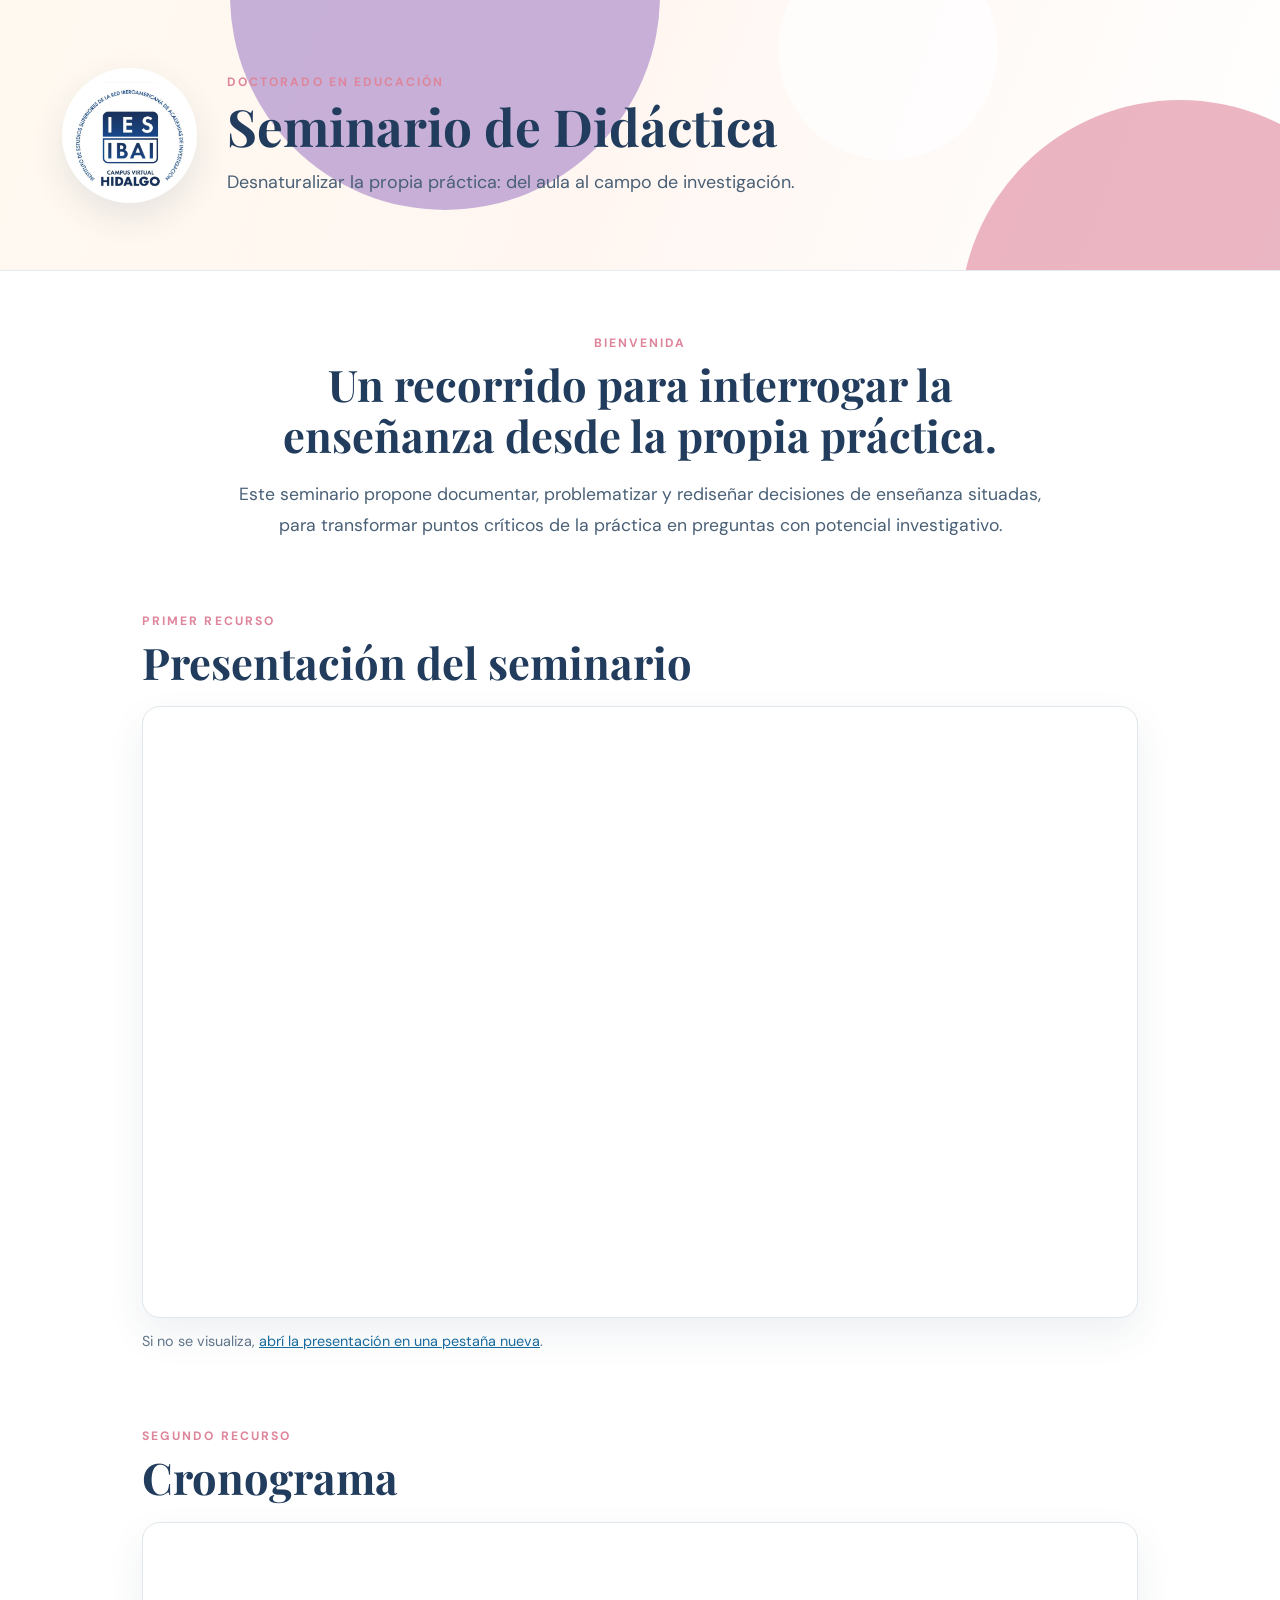
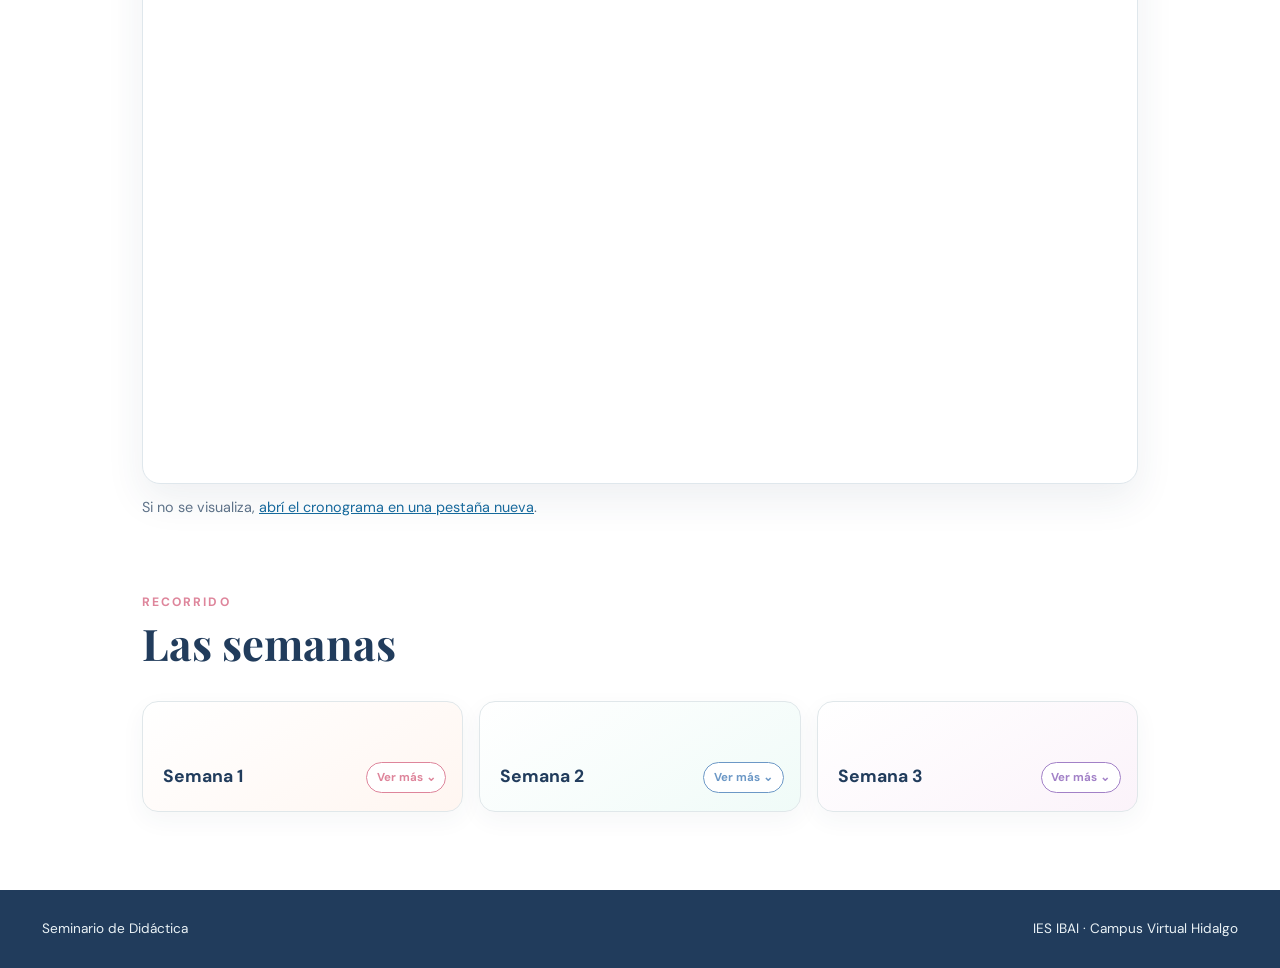
<file: index.html>
<!doctype html>
<html lang="es">
<head>
  <meta charset="utf-8">
  <meta name="viewport" content="width=device-width, initial-scale=1">
  <meta name="description" content="Seminario de Didáctica - Doctorado en Educación.">
  <title>Seminario de Didáctica · Inicio</title>
  <link rel="stylesheet" href="styles.css">
  <style>:root{--accent:#de859b;--accent-2:#a281c7;--wash:#fff6f1}</style>
</head>
<body>
  <header class="hero home-hero">
    <div class="orb orb-a"></div><div class="orb orb-b"></div><div class="orb orb-c"></div>
    <div class="hero-inner">
      <img class="brand" src="assets/logo-ies-ibai.png" alt="IES IBAI Campus Virtual Hidalgo">
      <div class="hero-copy">
        <p class="eyebrow">Doctorado en Educación</p>
        <h1>Seminario de Didáctica</h1>
        <p class="week-label">Desnaturalizar la propia práctica: del aula al campo de investigación.</p>
      </div>
    </div>
  </header>
  <main class="home-main">
    <section class="welcome">
      <p class="eyebrow">Bienvenida</p>
      <h2>Un recorrido para interrogar la enseñanza desde la propia práctica.</h2>
      <p>Este seminario propone documentar, problematizar y rediseñar decisiones de enseñanza situadas, para transformar puntos críticos de la práctica en preguntas con potencial investigativo.</p>
    </section>
    <section class="embed-section" aria-labelledby="presentacion">
      <div class="section-title"><p class="eyebrow">Primer recurso</p><h2 id="presentacion">Presentación del seminario</h2></div>
      <div class="embed-frame genially-frame"><iframe title="Presentación del seminario" src="https://view.genially.com/6aa80fdcb6b2f9f671f8fdf6" allowfullscreen="true" scrolling="yes" allow="fullscreen"></iframe></div>
      <p class="open-link">Si no se visualiza, <a href="https://view.genially.com/6aa80fdcb6b2f9f671f8fdf6" target="_blank" rel="noopener">abrí la presentación en una pestaña nueva</a>.</p>
    </section>
    <section class="embed-section" aria-labelledby="cronograma">
      <div class="section-title"><p class="eyebrow">Segundo recurso</p><h2 id="cronograma">Cronograma</h2></div>
      <div class="embed-frame canva-frame"><iframe title="Cronograma del seminario" loading="lazy" src="https://www.canva.com/design/DAHVLwG8T2c/Kbd_LcEzUuIHZ0fqzKqkbg/view?embed" allowfullscreen="true" allow="fullscreen"></iframe></div>
      <p class="open-link">Si no se visualiza, <a href="https://www.canva.com/design/DAHVLwG8T2c/Kbd_LcEzUuIHZ0fqzKqkbg/view?utm_content=DAHVLwG8T2c&amp;utm_campaign=designshare&amp;utm_medium=embeds&amp;utm_source=link" target="_blank" rel="noopener">abrí el cronograma en una pestaña nueva</a>.</p>
    </section>
    <section class="weeks-section">
      <div class="section-title"><p class="eyebrow">Recorrido</p><h2>Las semanas</h2></div>
      <div class="week-cards" aria-label="Recorrido del seminario">
        <details><summary>Semana 1</summary><div class="accordion-body"><p><strong>Documentar.</strong> Delimitamos pedagogía, didáctica y fundamentos de la educación, y aprendemos a volver la propia práctica de enseñanza objeto de análisis: documentarla, problematizarla, interrogar los supuestos que la sostienen. Se elige un texto —Edelstein o Steiman— como herramienta conceptual para leer la propia secuencia.</p></div></details>
        <details><summary>Semana 2</summary><div class="accordion-body"><p><strong>Fundamentar.</strong> El currículum como proyecto político-educativo en disputa, y el diseño didáctico como arquitectura de decisiones: propósitos, contenidos, desafíos cognitivos y evaluación. Tres lecturas —Steiman, Krichesky o Anijovich y Cappelletti— para fundamentar el rediseño de la secuencia.</p></div></details>
        <details><summary>Semana 3</summary><div class="accordion-body"><p><strong>Rediseñar e investigar.</strong> Un repertorio de estrategias y metodologías leído con criterios de viabilidad, pertinencia y coherencia formativa, sin perder de vista al otro que aprende. El cierre convierte una tensión detectada en la propia práctica en una pregunta con potencial de investigación educativa.</p></div></details>
      </div>
    </section>
  </main>
  <footer><span>Seminario de Didáctica</span><span>IES IBAI · Campus Virtual Hidalgo</span></footer>
</body>
</html>
</file>
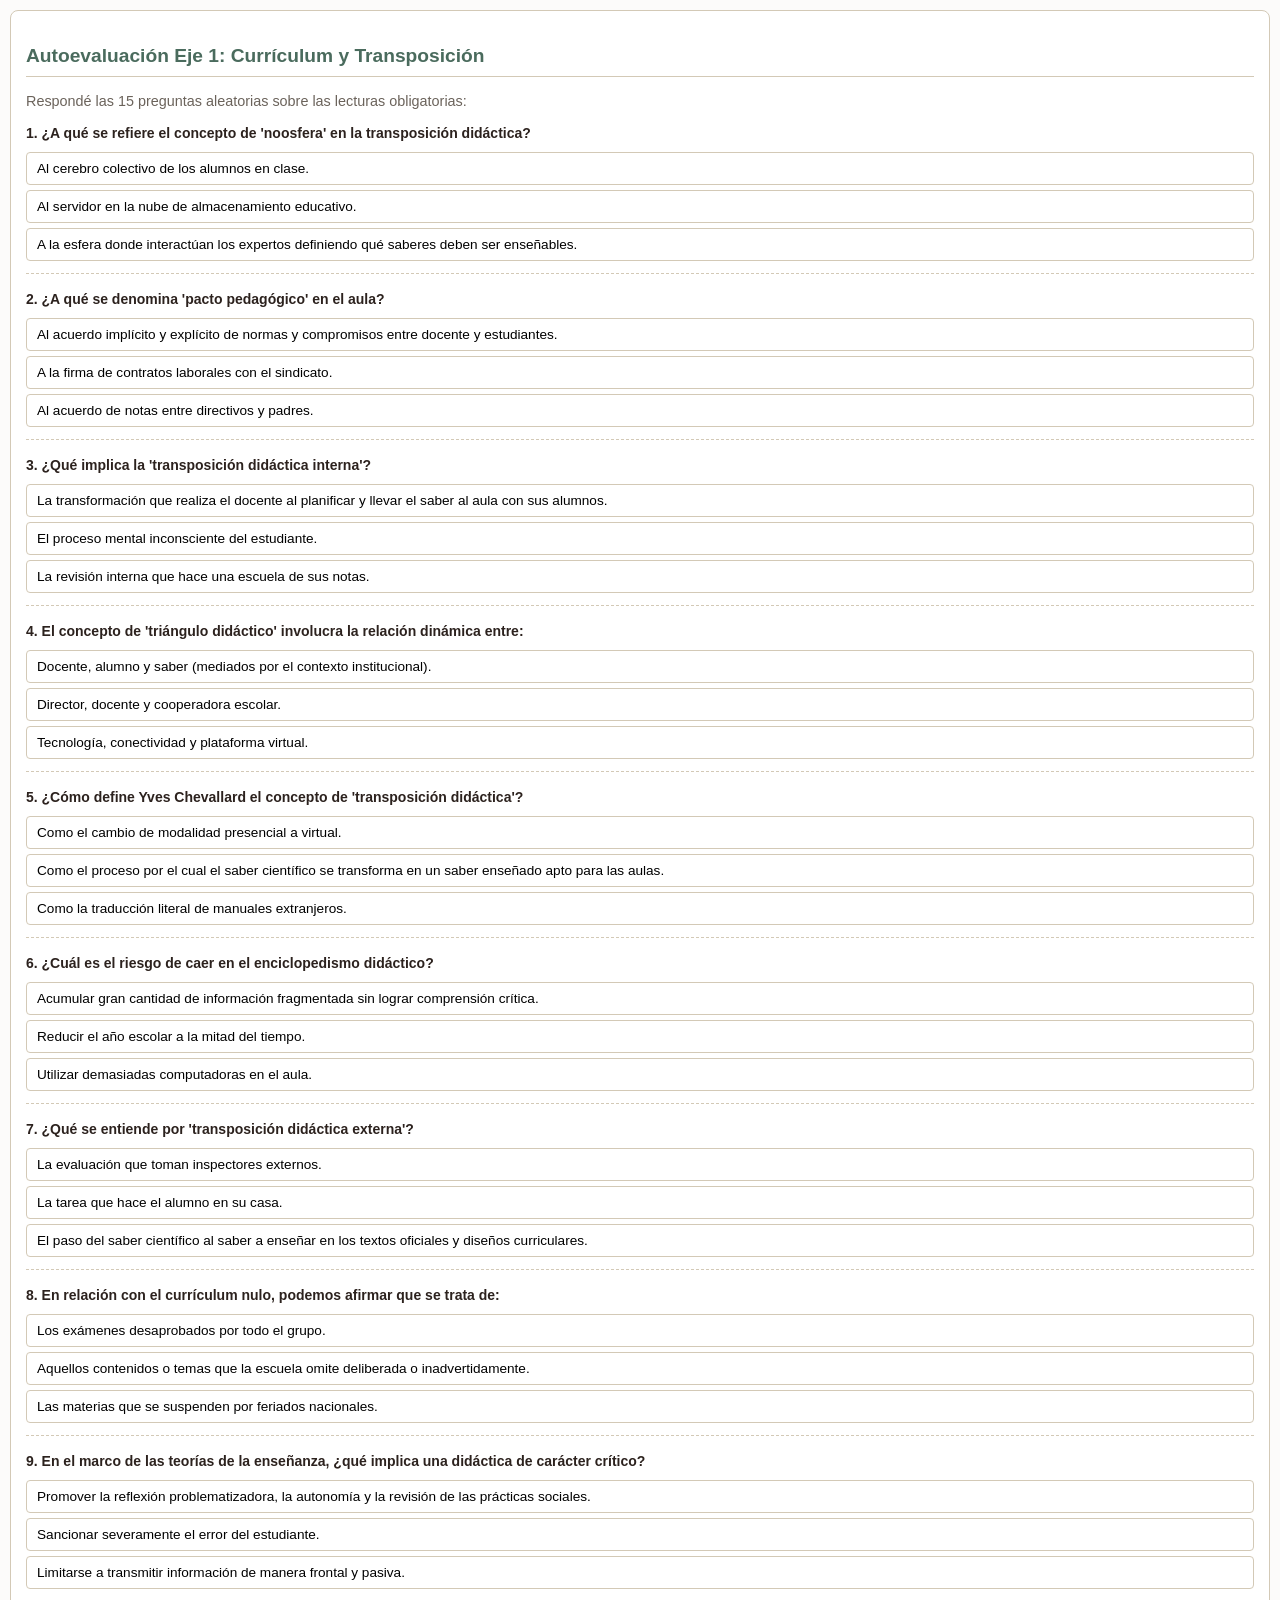
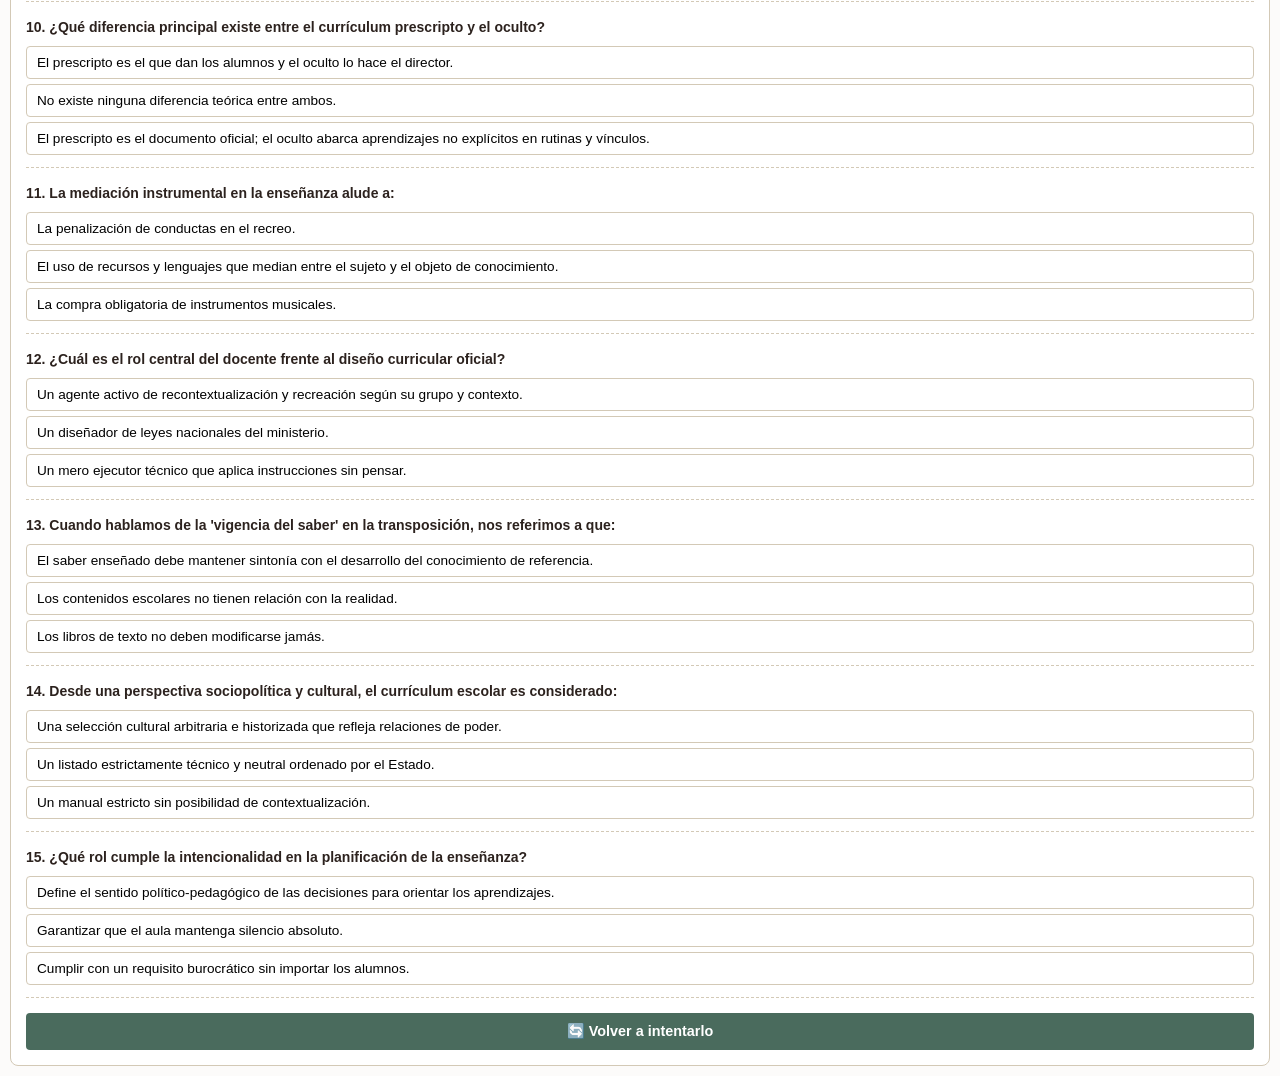
<file: cuestionarios1.html>
<!DOCTYPE html>
<html lang="es">
<head>
    <meta charset="UTF-8">
    <meta name="viewport" content="width=device-width, initial-scale=1.0">
    <title>Autoevaluación Eje 1 - Didáctica</title>
    <style>
        body { font-family: 'Segoe UI', Tahoma, Geneva, Verdana, sans-serif; background-color: #fcfbfa; color: #333; margin: 0; padding: 10px; font-size: 14px; line-height: 1.5; }
        .quiz-container { max-width: 100%; background: #fff; padding: 15px; border-radius: 8px; border: 1px solid #d3c9b6; box-sizing: border-box; }
        h2 { color: #4a6b5d; font-size: 1.2rem; margin-bottom: 8px; border-bottom: 1px solid #d3c9b6; padding-bottom: 5px; }
        p { margin-bottom: 10px; color: #6b635b; font-size: 0.9rem; }
        .quiz-item { margin-bottom: 15px; padding-bottom: 12px; border-bottom: 1px dashed #d3c9b6; }
        .quiz-question { font-weight: bold; margin-bottom: 8px; color: #2c221e; }
        .quiz-options { display: flex; flex-direction: column; gap: 5px; }
        .quiz-btn { background-color: #ffffff; border: 1px solid #d3c9b6; padding: 8px 10px; text-align: left; border-radius: 4px; cursor: pointer; font-size: 0.85rem; transition: background 0.2s; font-family: inherit; }
        .quiz-btn:hover { background-color: #f0eae1; }
        .quiz-feedback { font-size: 0.8rem; font-style: italic; margin-top: 5px; padding: 5px; border-radius: 4px; display: none; }
        .quiz-feedback.correct { background-color: #e2f0d9; color: #385723; border: 1px solid #c8e1b9; display: block; }
        .quiz-feedback.incorrect { background-color: #fce4d6; color: #c65911; border: 1px solid #f8cbad; display: block; }
        .quiz-score-box { margin-top: 15px; padding: 12px; border-radius: 6px; text-align: center; font-weight: bold; font-size: 0.95rem; display: none; }
        .quiz-score-box.success { background-color: #e2f0d9; color: #385723; border: 2px solid #a9d18e; display: block; }
        .quiz-score-box.encouragement { background-color: #fff2cc; color: #806000; border: 2px solid #ffd966; display: block; }
        .btn-reset-quiz { display: block; width: 100%; background-color: #4a6b5d; color: #ffffff; border: none; font-weight: bold; padding: 10px; border-radius: 4px; cursor: pointer; font-size: 0.9rem; margin-top: 15px; text-align: center; }
        .btn-reset-quiz:hover { background-color: #375145; }
    </style>
</head>
<body>
    <div class="quiz-container" id="quiz-eje1" data-total="15">
        <h2>Autoevaluación Eje 1: Currículum y Transposición</h2>
        <p>Respondé las 15 preguntas aleatorias sobre las lecturas obligatorias:</p>
        <div class="quiz-questions-wrapper"></div>
        <div class="quiz-score-box" id="score-box-eje1"></div>
        <button class="btn-reset-quiz" onclick="initQuiz('quiz-eje1')">🔄 Volver a intentarlo</button>
    </div>

    <script>
        const quizData1 = [
            { q: "1. ¿Cómo define Yves Chevallard el concepto de 'transposición didáctica'?", options: [
                { text: "Como el proceso por el cual el saber científico se transforma en un saber enseñado apto para las aulas.", correct: true, msg: "¡Correcto! Es la adaptación del saber sabido al saber enseñado." },
                { text: "Como la traducción literal de manuales extranjeros.", correct: false, msg: "Incorrecto. No se trata de traducción idiomática." },
                { text: "Como el cambio de modalidad presencial a virtual.", correct: false, msg: "Incorrecto. Es un concepto teórico sobre el saber." }
            ]},
            { q: "2. Desde una perspectiva sociopolítica y cultural, el currículum escolar es considerado:", options: [
                { text: "Una selección cultural arbitraria e historizada que refleja relaciones de poder.", correct: true, msg: "¡Exacto! El currículum no es neutral, expresa pujas culturales." },
                { text: "Un listado estrictamente técnico y neutral ordenado por el Estado.", correct: false, msg: "Incorrecto. Las teorías críticas descartan la neutralidad." },
                { text: "Un manual estricto sin posibilidad de contextualización.", correct: false, msg: "Incorrecto. El docente recontextualiza el currículum." }
            ]},
            { q: "3. ¿Qué diferencia principal existe entre el currículum prescripto y el oculto?", options: [
                { text: "El prescripto es el documento oficial; el oculto abarca aprendizajes no explícitos en rutinas y vínculos.", correct: true, msg: "¡Correcto! El currículum oculto transmite valores implícitos cotidianos." },
                { text: "El prescripto es el que dan los alumnos y el oculto lo hace el director.", correct: false, msg: "Incorrecto. No define los roles institucionales." },
                { text: "No existe ninguna diferencia teórica entre ambos.", correct: false, msg: "Incorrecto. Son dimensiones distintas de la práctica." }
            ]},
            { q: "4. En el marco de las teorías de la enseñanza, ¿qué implica una didáctica de carácter crítico?", options: [
                { text: "Promover la reflexión problematizadora, la autonomía y la revisión de las prácticas sociales.", correct: true, msg: "¡Muy bien! Apunta a la emancipación y reflexión crítica." },
                { text: "Limitarse a transmitir información de manera frontal y pasiva.", correct: false, msg: "Incorrecto. Eso responde a enfoques tradicionales." },
                { text: "Sancionar severamente el error del estudiante.", correct: false, msg: "Incorrecto. El error se concibe como motor del aprendizaje." }
            ]},
            { q: "5. ¿A qué se refiere el concepto de 'noosfera' en la transposición didáctica?", options: [
                { text: "A la esfera donde interactúan los expertos definiendo qué saberes deben ser enseñables.", correct: true, msg: "¡Correcto! Es el espacio donde la sociedad piensa el saber a enseñar." },
                { text: "Al servidor en la nube de almacenamiento educativo.", correct: false, msg: "Incorrecto. Es una categoría conceptual de Chevallard." },
                { text: "Al cerebro colectivo de los alumnos en clase.", correct: false, msg: "Incorrecto. Pertenece al campo epistemológico didáctico." }
            ]},
            { q: "6. Cuando hablamos de la 'vigencia del saber' en la transposición, nos referimos a que:", options: [
                { text: "El saber enseñado debe mantener sintonía con el desarrollo del conocimiento de referencia.", correct: true, msg: "¡Exacto! Evita enseñar saberes totalmente desactualizados." },
                { text: "Los libros de texto no deben modificarse jamás.", correct: false, msg: "Incorrecto. Los saberes y textos se actualizan." },
                { text: "Los contenidos escolares no tienen relación con la realidad.", correct: false, msg: "Incorrecto. Deben vincularse con el entorno." }
            ]},
            { q: "7. ¿Cuál es el rol central del docente frente al diseño curricular oficial?", options: [
                { text: "Un agente activo de recontextualización y recreación según su grupo y contexto.", correct: true, msg: "¡Correcto! El docente recrea y adapta la propuesta curricular." },
                { text: "Un mero ejecutor técnico que aplica instrucciones sin pensar.", correct: false, msg: "Incorrecto. El docente es un profesional reflexivo." },
                { text: "Un diseñador de leyes nacionales del ministerio.", correct: false, msg: "Incorrecto. Las leyes se elaboran a nivel macro estatal." }
            ]},
            { q: "8. El concepto de 'triángulo didáctico' involucra la relación dinámica entre:", options: [
                { text: "Docente, alumno y saber (mediados por el contexto institucional).", correct: true, msg: "¡Excelente! Son los vértices clásicos de la relación pedagógica." },
                { text: "Director, docente y cooperadora escolar.", correct: false, msg: "Incorrecto. Eso corresponde a la gestión administrativa." },
                { text: "Tecnología, conectividad y plataforma virtual.", correct: false, msg: "Incorrecto. La tecnología media, pero los actores son otros." }
            ]},
            { q: "9. ¿Qué se entiende por 'transposición didáctica externa'?", options: [
                { text: "El paso del saber científico al saber a enseñar en los textos oficiales y diseños curriculares.", correct: true, msg: "¡Correcto! Ocurre fuera del aula, en la esfera macro." },
                { text: "La tarea que hace el alumno en su casa.", correct: false, msg: "Incorrecto. Eso es tarea domiciliaria." },
                { text: "La evaluación que toman inspectores externos.", correct: false, msg: "Incorrecto. No se refiere a fiscalización." }
            ]},
            { q: "10. ¿Qué implica la 'transposición didáctica interna'?", options: [
                { text: "La transformación que realiza el docente al planificar y llevar el saber al aula con sus alumnos.", correct: true, msg: "¡Muy bien! Ocurre dentro del vínculo pedagógico cotidiano." },
                { text: "La revisión interna que hace una escuela de sus notas.", correct: false, msg: "Incorrecto. Es un concepto teórico didáctico." },
                { text: "El proceso mental inconsciente del estudiante.", correct: false, msg: "Incorrecto. Alude a la transposición del docente." }
            ]},
            { q: "11. En relación con el currículum nulo, podemos afirmar que se trata de:", options: [
                { text: "Aquellos contenidos o temas que la escuela omite deliberada o inadvertidamente.", correct: true, msg: "¡Exacto! Lo que no se enseña también comunica posicionamientos." },
                { text: "Las materias que se suspenden por feriados nacionales.", correct: false, msg: "Incorrecto. No tiene que ver con el calendario." },
                { text: "Los exámenes desaprobados por todo el grupo.", correct: false, msg: "Incorrecto. Es una categoría de análisis curricular." }
            ]},
            { q: "12. ¿A qué se denomina 'pacto pedagógico' en el aula?", options: [
                { text: "Al acuerdo implícito y explícito de normas y compromisos entre docente y estudiantes.", correct: true, msg: "¡Correcto! Regula el vínculo de enseñanza y convivencia." },
                { text: "A la firma de contratos laborales con el sindicato.", correct: false, msg: "Incorrecto. Pertenece al ámbito gremial." },
                { text: "Al acuerdo de notas entre directivos y padres.", correct: false, msg: "Incorrecto. Es un vínculo didáctico." }
            ]},
            { q: "13. ¿Cuál es el riesgo de caer en el enciclopedismo didáctico?", options: [
                { text: "Acumular gran cantidad de información fragmentada sin lograr comprensión crítica.", correct: true, msg: "¡Muy bien! Privilegia la acumulación por sobre la comprensión." },
                { text: "Utilizar demasiadas computadoras en el aula.", correct: false, msg: "Incorrecto. No está ligado a la tecnología." },
                { text: "Reducir el año escolar a la mitad del tiempo.", correct: false, msg: "Incorrecto. Es un problema de enfoque de contenidos." }
            ]},
            { q: "14. ¿Qué rol cumple la intencionalidad en la planificación de la enseñanza?", options: [
                { text: "Define el sentido político-pedagógico de las decisiones para orientar los aprendizajes.", correct: true, msg: "¡Correcto! Enseñar es un acto político e intencional." },
                { text: "Garantizar que el aula mantenga silencio absoluto.", correct: false, msg: "Incorrecto. El propósito educativo va más allá del control." },
                { text: "Cumplir con un requisito burocrático sin importar los alumnos.", correct: false, msg: "Incorrecto. La planificación tiene sentido activo." }
            ]},
            { q: "15. La mediación instrumental en la enseñanza alude a:", options: [
                { text: "El uso de recursos y lenguajes que median entre el sujeto y el objeto de conocimiento.", correct: true, msg: "¡Excelente! Los instrumentos expanden las capacidades cognitivas." },
                { text: "La compra obligatoria de instrumentos musicales.", correct: false, msg: "Incorrecto. Es un concepto vigotskiano aplicado." },
                { text: "La penalización de conductas en el recreo.", correct: false, msg: "Incorrecto. Nada tiene que ver con sanciones." }
            ]}
        ];

        const userAnswers = {};
        function shuffleArray(arr) {
            for (let i = arr.length - 1; i > 0; i--) {
                const j = Math.floor(Math.random() * (i + 1));
                [arr[i], arr[j]] = [arr[j], arr[i]];
            }
            return arr;
        }

        function initQuiz(containerId) {
            userAnswers[containerId] = {};
            const container = document.getElementById(containerId);
            const wrapper = container.querySelector('.quiz-questions-wrapper');
            const scoreBox = document.getElementById('score-box-eje1');
            wrapper.innerHTML = '';
            scoreBox.innerHTML = '';
            scoreBox.className = 'quiz-score-box';

            let pool = JSON.parse(JSON.stringify(quizData1));
            shuffleArray(pool);

            pool.forEach((item, index) => {
                const qNum = index + 1;
                shuffleArray(item.options);
                let opts = '';
                item.options.forEach(opt => {
                    opts += `<button class="quiz-btn" onclick="checkAnswer(this, '${containerId}', ${qNum}, ${opt.correct}, '${opt.msg.replace(/'/g, "\\'")}')">${opt.text}</button>`;
                });
                wrapper.innerHTML += `<div class="quiz-item"><div class="quiz-question">${qNum}. ${item.q.replace(/^\d+\.\s*/, '')}</div><div class="quiz-options">${opts}</div><div class="quiz-feedback"></div></div>`;
            });
        }

        function checkAnswer(btn, containerId, qid, isCorrect, msg) {
            const item = btn.closest('.quiz-item');
            const buttons = item.querySelectorAll('.quiz-btn');
            const feedback = item.querySelector('.quiz-feedback');
            userAnswers[containerId][qid] = isCorrect;

            buttons.forEach(b => { b.style.pointerEvents = 'none'; if(b === btn) b.style.fontWeight = 'bold'; });
            feedback.textContent = msg;
            feedback.className = isCorrect ? 'quiz-feedback correct' : 'quiz-feedback incorrect';

            const total = parseInt(document.getElementById(containerId).getAttribute('data-total'));
            if (Object.keys(userAnswers[containerId]).length === total) {
                let score = Object.values(userAnswers[containerId]).filter(v => v === true).length;
                const scoreBox = document.getElementById('score-box-eje1');
                if (score >= 7) {
                    scoreBox.innerHTML = `🎉 ¡Felicitaciones, Cari! Obtuviste ${score} de ${total} aciertos. ¡Excelente desempeño y valoración de tus logros! 🌟`;
                    scoreBox.className = 'quiz-score-box success';
                } else {
                    scoreBox.innerHTML = `💪 ¡Buen intento! Obtuviste ${score} de ${total} aciertos. ¡A no aflojar! Repasá las lecturas obligatorias y volvé a intentarlo. 🚀`;
                    scoreBox.className = 'quiz-score-box encouragement';
                }
            }
        }
        window.onload = () => initQuiz('quiz-eje1');
    </script>
</body>
</html>
</file>
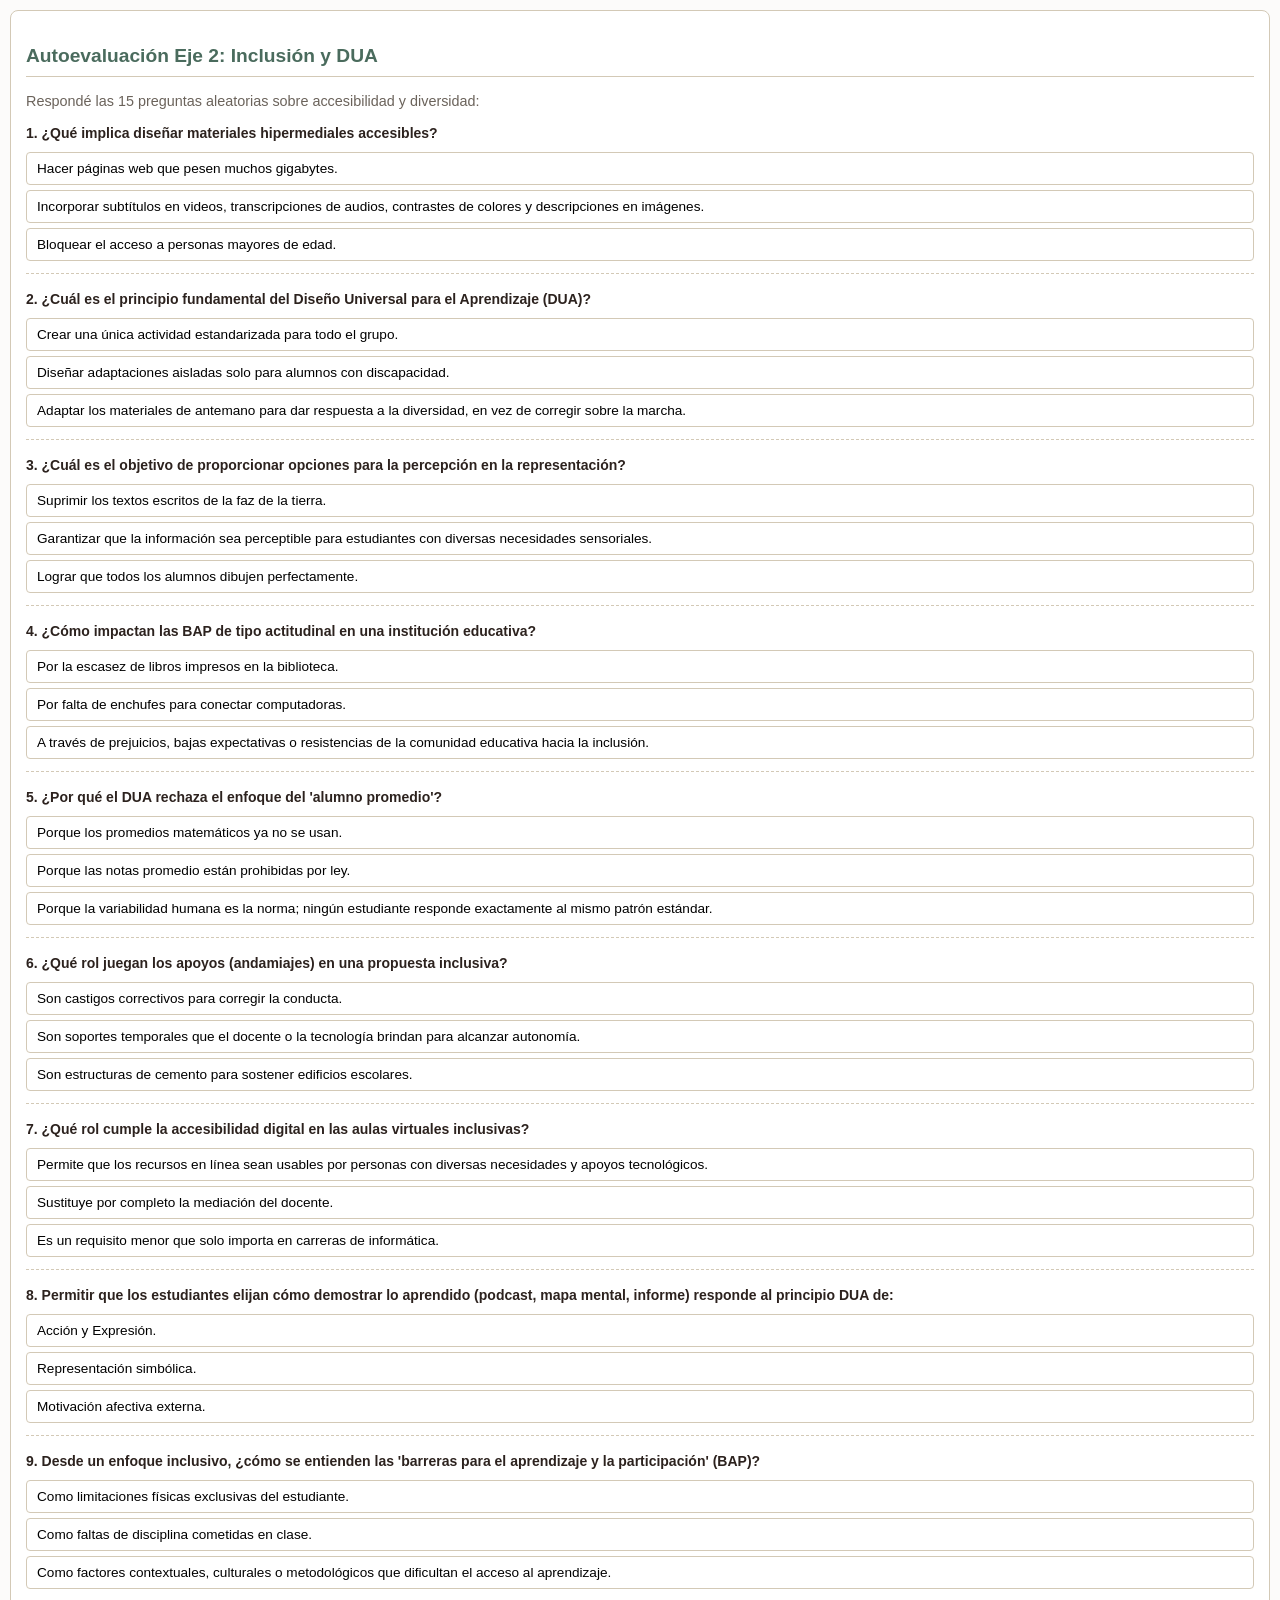
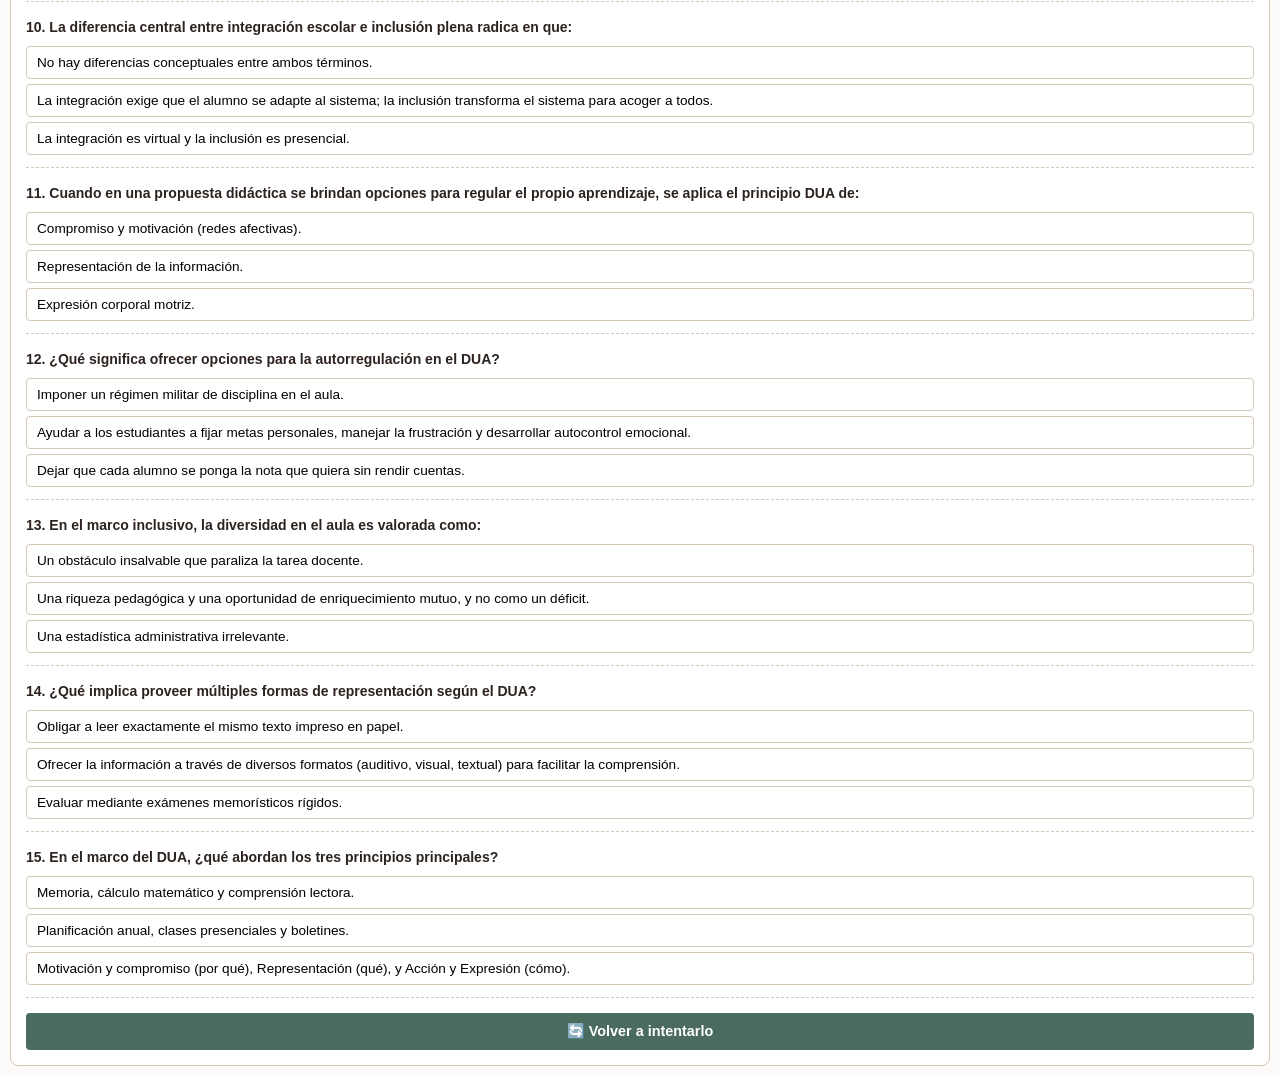
<file: cuestionarios2.html>
<!DOCTYPE html>
<html lang="es">
<head>
    <meta charset="UTF-8">
    <meta name="viewport" content="width=device-width, initial-scale=1.0">
    <title>Autoevaluación Eje 2 - Didáctica</title>
    <style>
        body { font-family: 'Segoe UI', Tahoma, Geneva, Verdana, sans-serif; background-color: #fcfbfa; color: #333; margin: 0; padding: 10px; font-size: 14px; line-height: 1.5; }
        .quiz-container { max-width: 100%; background: #fff; padding: 15px; border-radius: 8px; border: 1px solid #d3c9b6; box-sizing: border-box; }
        h2 { color: #4a6b5d; font-size: 1.2rem; margin-bottom: 8px; border-bottom: 1px solid #d3c9b6; padding-bottom: 5px; }
        p { margin-bottom: 10px; color: #6b635b; font-size: 0.9rem; }
        .quiz-item { margin-bottom: 15px; padding-bottom: 12px; border-bottom: 1px dashed #d3c9b6; }
        .quiz-question { font-weight: bold; margin-bottom: 8px; color: #2c221e; }
        .quiz-options { display: flex; flex-direction: column; gap: 5px; }
        .quiz-btn { background-color: #ffffff; border: 1px solid #d3c9b6; padding: 8px 10px; text-align: left; border-radius: 4px; cursor: pointer; font-size: 0.85rem; transition: background 0.2s; font-family: inherit; }
        .quiz-btn:hover { background-color: #f0eae1; }
        .quiz-feedback { font-size: 0.8rem; font-style: italic; margin-top: 5px; padding: 5px; border-radius: 4px; display: none; }
        .quiz-feedback.correct { background-color: #e2f0d9; color: #385723; border: 1px solid #c8e1b9; display: block; }
        .quiz-feedback.incorrect { background-color: #fce4d6; color: #c65911; border: 1px solid #f8cbad; display: block; }
        .quiz-score-box { margin-top: 15px; padding: 12px; border-radius: 6px; text-align: center; font-weight: bold; font-size: 0.95rem; display: none; }
        .quiz-score-box.success { background-color: #e2f0d9; color: #385723; border: 2px solid #a9d18e; display: block; }
        .quiz-score-box.encouragement { background-color: #fff2cc; color: #806000; border: 2px solid #ffd966; display: block; }
        .btn-reset-quiz { display: block; width: 100%; background-color: #4a6b5d; color: #ffffff; border: none; font-weight: bold; padding: 10px; border-radius: 4px; cursor: pointer; font-size: 0.9rem; margin-top: 15px; text-align: center; }
        .btn-reset-quiz:hover { background-color: #375145; }
    </style>
</head>
<body>
    <div class="quiz-container" id="quiz-eje2" data-total="15">
        <h2>Autoevaluación Eje 2: Inclusión y DUA</h2>
        <p>Respondé las 15 preguntas aleatorias sobre accesibilidad y diversidad:</p>
        <div class="quiz-questions-wrapper"></div>
        <div class="quiz-score-box" id="score-box-eje2"></div>
        <button class="btn-reset-quiz" onclick="initQuiz('quiz-eje2')">🔄 Volver a intentarlo</button>
    </div>

    <script>
        const quizData2 = [
            { q: "1. ¿Cuál es el principio fundamental del Diseño Universal para el Aprendizaje (DUA)?", options: [
                { text: "Adaptar los materiales de antemano para dar respuesta a la diversidad, en vez de corregir sobre la marcha.", correct: true, msg: "¡Correcto! Diseñar pensando en todos desde el inicio." },
                { text: "Crear una única actividad estandarizada para todo el grupo.", correct: false, msg: "Incorrecto. Eso contradice la flexibilidad del DUA." },
                { text: "Diseñar adaptaciones aisladas solo para alumnos con discapacidad.", correct: false, msg: "Incorrecto. El DUA es un diseño proactivo para todo el aula." }
            ]},
            { q: "2. En el marco del DUA, ¿qué abordan los tres principios principales?", options: [
                { text: "Motivación y compromiso (por qué), Representación (qué), y Acción y Expresión (cómo).", correct: true, msg: "¡Muy bien! Son las tres redes cerebrales que contempla el DUA." },
                { text: "Memoria, cálculo matemático y comprensión lectora.", correct: false, msg: "Incorrecto. Son dimensiones cognitivas generales." },
                { text: "Planificación anual, clases presenciales y boletines.", correct: false, msg: "Incorrecto. Corresponde a tareas administrativas." }
            ]},
            { q: "3. Desde un enfoque inclusivo, ¿cómo se entienden las 'barreras para el aprendizaje y la participación' (BAP)?", options: [
                { text: "Como factores contextuales, culturales o metodológicos que dificultan el acceso al aprendizaje.", correct: true, msg: "¡Correcto! Las barreras están en el entorno, no solo en el alumno." },
                { text: "Como limitaciones físicas exclusivas del estudiante.", correct: false, msg: "Incorrecto. El modelo social desplaza el foco al contexto." },
                { text: "Como faltas de disciplina cometidas en clase.", correct: false, msg: "Incorrecto. No se refieren a cuestiones de conducta." }
            ]},
            { q: "4. ¿Qué implica proveer múltiples formas de representación según el DUA?", options: [
                { text: "Ofrecer la información a través de diversos formatos (auditivo, visual, textual) para facilitar la comprensión.", correct: true, msg: "¡Exacto! Desplegar opciones para que todos accedan al contenido." },
                { text: "Obligar a leer exactamente el mismo texto impreso en papel.", correct: false, msg: "Incorrecto. Eso limita las opciones de acceso." },
                { text: "Evaluar mediante exámenes memorísticos rígidos.", correct: false, msg: "Incorrecto. La evaluación debe ser flexible." }
            ]},
            { q: "5. La diferencia central entre integración escolar e inclusión plena radica en que:", options: [
                { text: "La integración exige que el alumno se adapte al sistema; la inclusión transforma el sistema para acoger a todos.", correct: true, msg: "¡Correcto! La inclusión modifica las estructuras para que nadie quede afuera." },
                { text: "La integración es virtual y la inclusión es presencial.", correct: false, msg: "Incorrecto. No depende de la modalidad." },
                { text: "No hay diferencias conceptuales entre ambos términos.", correct: false, msg: "Incorrecto. Tienen posicionamientos distintos." }
            ]},
            { q: "6. Cuando en una propuesta didáctica se brindan opciones para regular el propio aprendizaje, se aplica el principio DUA de:", options: [
                { text: "Compromiso y motivación (redes afectivas).", correct: true, msg: "¡Muy bien! Se enfoca en el 'por qué' del aprendizaje." },
                { text: "Representación de la información.", correct: false, msg: "Incorrecto. Eso se refiere a la presentación de contenidos." },
                { text: "Expresión corporal motriz.", correct: false, msg: "Incorrecto. No corresponde a esa categoría." }
            ]},
            { q: "7. ¿Qué rol cumple la accesibilidad digital en las aulas virtuales inclusivas?", options: [
                { text: "Permite que los recursos en línea sean usables por personas con diversas necesidades y apoyos tecnológicos.", correct: true, msg: "¡Correcto! Garantiza el derecho de acceso digital para todos." },
                { text: "Es un requisito menor que solo importa en carreras de informática.", correct: false, msg: "Incorrecto. Es fundamental en cualquier entorno virtual." },
                { text: "Sustituye por completo la mediación del docente.", correct: false, msg: "Incorrecto. La tecnología acompaña, pero el docente media." }
            ]},
            { q: "8. Permitir que los estudiantes elijan cómo demostrar lo aprendido (podcast, mapa mental, informe) responde al principio DUA de:", options: [
                { text: "Acción y Expresión.", correct: true, msg: "¡Exacto! Ofrece múltiples formas de demostrar el conocimiento." },
                { text: "Representación simbólica.", correct: false, msg: "Incorrecto. Corresponde a la forma de salida/producción." },
                { text: "Motivación afectiva externa.", correct: false, msg: "Incorrecto. Se relaciona con la ejecución." }
            ]},
            { q: "9. ¿Por qué el DUA rechaza el enfoque del 'alumno promedio'?", options: [
                { text: "Porque la variabilidad humana es la norma; ningún estudiante responde exactamente al mismo patrón estándar.", correct: true, msg: "¡Correcto! El diseño debe contemplar la diversidad de perfiles." },
                { text: "Porque las notas promedio están prohibidas por ley.", correct: false, msg: "Incorrecto. Se fundamenta en la neuroeducación." },
                { text: "Porque los promedios matemáticos ya no se usan.", correct: false, msg: "Incorrecto. Alude a la falacia del promedio." }
            ]},
            { q: "10. ¿Qué significa ofrecer opciones para la autorregulación en el DUA?", options: [
                { text: "Ayudar a los estudiantes a fijar metas personales, manejar la frustración y desarrollar autocontrol emocional.", correct: true, msg: "¡Muy bien! Promueve la autonomía y la metacognición." },
                { text: "Dejar que cada alumno se ponga la nota que quiera sin rendir cuentas.", correct: false, msg: "Incorrecto. No se trata de autoevaluación punitiva." },
                { text: "Imponer un régimen militar de disciplina en el aula.", correct: false, msg: "Incorrecto. Busca el desarrollo de la autonomía afectiva." }
            ]},
            { q: "11. ¿Cómo impactan las BAP de tipo actitudinal en una institución educativa?", options: [
                { text: "A través de prejuicios, bajas expectativas o resistencias de la comunidad educativa hacia la inclusión.", correct: true, msg: "¡Exacto! Los prejuicios docentes o sociales son barreras complejas." },
                { text: "Por falta de enchufes para conectar computadoras.", correct: false, msg: "Incorrecto. Eso constituiría una barrera de infraestructura." },
                { text: "Por la escasez de libros impresos en la biblioteca.", correct: false, msg: "Incorrecto. Corresponde a barreras materiales." }
            ]},
            { q: "12. ¿Qué rol juegan los apoyos (andamiajes) en una propuesta inclusiva?", options: [
                { text: "Son soportes temporales que el docente o la tecnología brindan para alcanzar autonomía.", correct: true, msg: "¡Correcto! El andamiaje se retira gradualmente." },
                { text: "Son estructuras de cemento para sostener edificios escolares.", correct: false, msg: "Incorrecto. Es un concepto pedagógico cognitivo." },
                { text: "Son castigos correctivos para corregir la conducta.", correct: false, msg: "Incorrecto. Los andamiajes apoyan el aprendizaje." }
            ]},
            { q: "13. ¿Cuál es el objetivo de proporcionar opciones para la percepción en la representación?", options: [
                { text: "Garantizar que la información sea perceptible para estudiantes con diversas necesidades sensoriales.", correct: true, msg: "¡Muy bien! Modifica la forma en que se presenta lo sensible." },
                { text: "Lograr que todos los alumnos dibujen perfectamente.", correct: false, msg: "Incorrecto. No busca desarrollar habilidades artísticas." },
                { text: "Suprimir los textos escritos de la faz de la tierra.", correct: false, msg: "Incorrecto. Utiliza múltiples formatos complementarios." }
            ]},
            { q: "14. ¿Qué implica diseñar materiales hipermediales accesibles?", options: [
                { text: "Incorporar subtítulos en videos, transcripciones de audios, contrastes de colores y descripciones en imágenes.", correct: true, msg: "¡Exacto! Son pautas básicas de accesibilidad web aplicadas al aula." },
                { text: "Hacer páginas web que pesen muchos gigabytes.", correct: false, msg: "Incorrecto. El peso no define la accesibilidad." },
                { text: "Bloquear el acceso a personas mayores de edad.", correct: false, msg: "Incorrecto. No tiene relación con restricciones etarias." }
            ]},
            { q: "15. En el marco inclusivo, la diversidad en el aula es valorada como:", options: [
                { text: "Una riqueza pedagógica y una oportunidad de enriquecimiento mutuo, y no como un déficit.", correct: true, msg: "¡Excelente! La heterogeneidad es el punto de partida natural." },
                { text: "Un obstáculo insalvable que paraliza la tarea docente.", correct: false, msg: "Incorrecto. Esa visión expulsiva es segregadora." },
                { text: "Una estadística administrativa irrelevante.", correct: false, msg: "Incorrecto. Atraviesa todo el sentido político." }
            ]}
        ];

        const userAnswers = {};
        function shuffleArray(arr) {
            for (let i = arr.length - 1; i > 0; i--) {
                const j = Math.floor(Math.random() * (i + 1));
                [arr[i], arr[j]] = [arr[j], arr[i]];
            }
            return arr;
        }

        function initQuiz(containerId) {
            userAnswers[containerId] = {};
            const container = document.getElementById(containerId);
            const wrapper = container.querySelector('.quiz-questions-wrapper');
            const scoreBox = document.getElementById('score-box-eje2');
            wrapper.innerHTML = '';
            scoreBox.innerHTML = '';
            scoreBox.className = 'quiz-score-box';

            let pool = JSON.parse(JSON.stringify(quizData2));
            shuffleArray(pool);

            pool.forEach((item, index) => {
                const qNum = index + 1;
                shuffleArray(item.options);
                let opts = '';
                item.options.forEach(opt => {
                    opts += `<button class="quiz-btn" onclick="checkAnswer(this, '${containerId}', ${qNum}, ${opt.correct}, '${opt.msg.replace(/'/g, "\\'")}')">${opt.text}</button>`;
                });
                wrapper.innerHTML += `<div class="quiz-item"><div class="quiz-question">${qNum}. ${item.q.replace(/^\d+\.\s*/, '')}</div><div class="quiz-options">${opts}</div><div class="quiz-feedback"></div></div>`;
            });
        }

        function checkAnswer(btn, containerId, qid, isCorrect, msg) {
            const item = btn.closest('.quiz-item');
            const buttons = item.querySelectorAll('.quiz-btn');
            const feedback = item.querySelector('.quiz-feedback');
            userAnswers[containerId][qid] = isCorrect;

            buttons.forEach(b => { b.style.pointerEvents = 'none'; if(b === btn) b.style.fontWeight = 'bold'; });
            feedback.textContent = msg;
            feedback.className = isCorrect ? 'quiz-feedback correct' : 'quiz-feedback incorrect';

            const total = parseInt(document.getElementById(containerId).getAttribute('data-total'));
            if (Object.keys(userAnswers[containerId]).length === total) {
                let score = Object.values(userAnswers[containerId]).filter(v => v === true).length;
                const scoreBox = document.getElementById('score-box-eje2');
                if (score >= 7) {
                    scoreBox.innerHTML = `🎉 ¡Felicitaciones, Cari! Obtuviste ${score} de ${total} aciertos. ¡Excelente desempeño y valoración de tus logros! 🌟`;
                    scoreBox.className = 'quiz-score-box success';
                } else {
                    scoreBox.innerHTML = `💪 ¡Buen intento! Obtuviste ${score} de ${total} aciertos. ¡A no aflojar! Repasá las lecturas obligatorias y volvé a intentarlo. 🚀`;
                    scoreBox.className = 'quiz-score-box encouragement';
                }
            }
        }
        window.onload = () => initQuiz('quiz-eje2');
    </script>
</body>
</html>
</file>
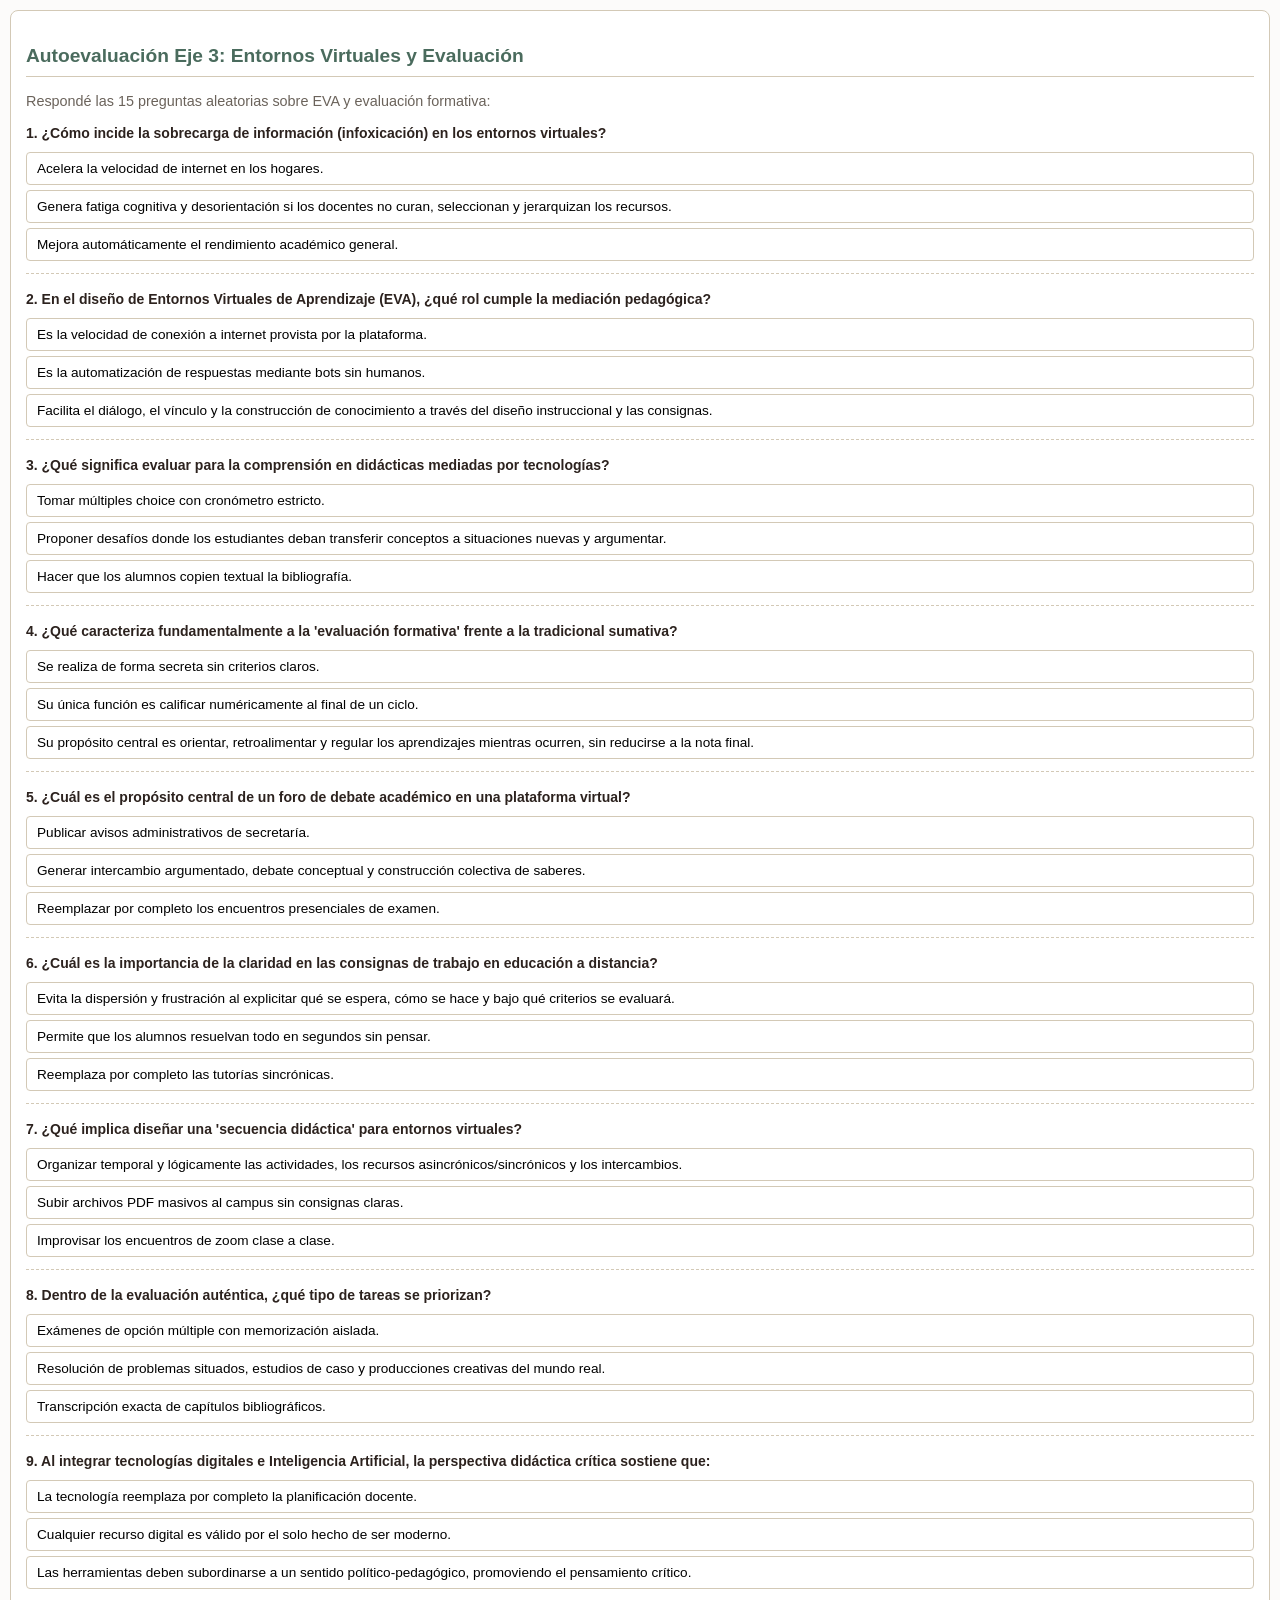
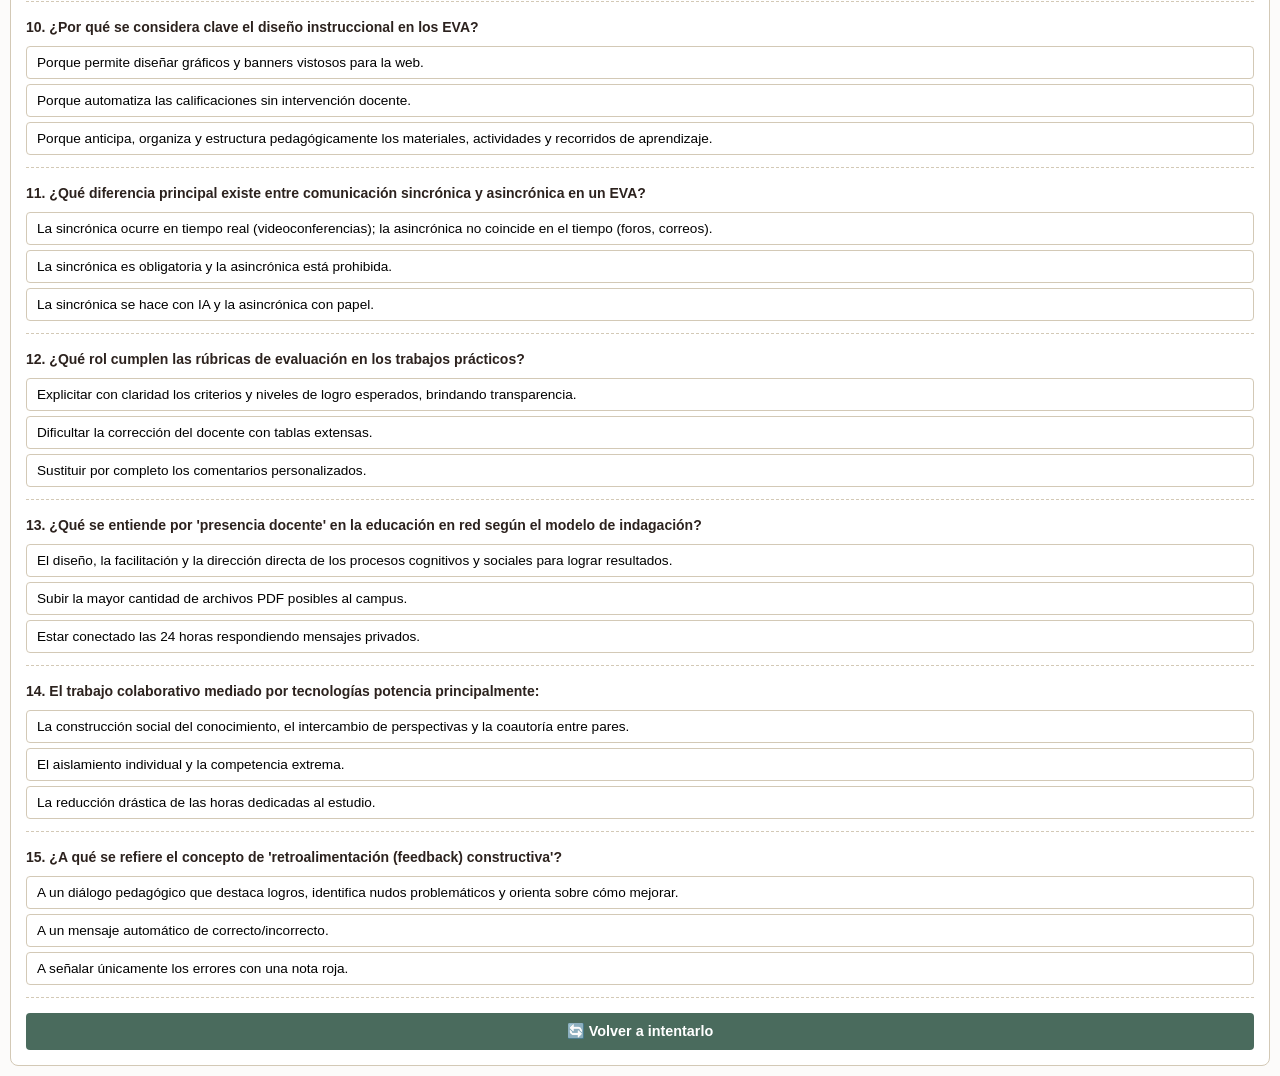
<file: cuestionarios3.html>
<!DOCTYPE html>
<html lang="es">
<head>
    <meta charset="UTF-8">
    <meta name="viewport" content="width=device-width, initial-scale=1.0">
    <title>Autoevaluación Eje 3 - Didáctica</title>
    <style>
        body { font-family: 'Segoe UI', Tahoma, Geneva, Verdana, sans-serif; background-color: #fcfbfa; color: #333; margin: 0; padding: 10px; font-size: 14px; line-height: 1.5; }
        .quiz-container { max-width: 100%; background: #fff; padding: 15px; border-radius: 8px; border: 1px solid #d3c9b6; box-sizing: border-box; }
        h2 { color: #4a6b5d; font-size: 1.2rem; margin-bottom: 8px; border-bottom: 1px solid #d3c9b6; padding-bottom: 5px; }
        p { margin-bottom: 10px; color: #6b635b; font-size: 0.9rem; }
        .quiz-item { margin-bottom: 15px; padding-bottom: 12px; border-bottom: 1px dashed #d3c9b6; }
        .quiz-question { font-weight: bold; margin-bottom: 8px; color: #2c221e; }
        .quiz-options { display: flex; flex-direction: column; gap: 5px; }
        .quiz-btn { background-color: #ffffff; border: 1px solid #d3c9b6; padding: 8px 10px; text-align: left; border-radius: 4px; cursor: pointer; font-size: 0.85rem; transition: background 0.2s; font-family: inherit; }
        .quiz-btn:hover { background-color: #f0eae1; }
        .quiz-feedback { font-size: 0.8rem; font-style: italic; margin-top: 5px; padding: 5px; border-radius: 4px; display: none; }
        .quiz-feedback.correct { background-color: #e2f0d9; color: #385723; border: 1px solid #c8e1b9; display: block; }
        .quiz-feedback.incorrect { background-color: #fce4d6; color: #c65911; border: 1px solid #f8cbad; display: block; }
        .quiz-score-box { margin-top: 15px; padding: 12px; border-radius: 6px; text-align: center; font-weight: bold; font-size: 0.95rem; display: none; }
        .quiz-score-box.success { background-color: #e2f0d9; color: #385723; border: 2px solid #a9d18e; display: block; }
        .quiz-score-box.encouragement { background-color: #fff2cc; color: #806000; border: 2px solid #ffd966; display: block; }
        .btn-reset-quiz { display: block; width: 100%; background-color: #4a6b5d; color: #ffffff; border: none; font-weight: bold; padding: 10px; border-radius: 4px; cursor: pointer; font-size: 0.9rem; margin-top: 15px; text-align: center; }
        .btn-reset-quiz:hover { background-color: #375145; }
    </style>
</head>
<body>
    <div class="quiz-container" id="quiz-eje3" data-total="15">
        <h2>Autoevaluación Eje 3: Entornos Virtuales y Evaluación</h2>
        <p>Respondé las 15 preguntas aleatorias sobre EVA y evaluación formativa:</p>
        <div class="quiz-questions-wrapper"></div>
        <div class="quiz-score-box" id="score-box-eje3"></div>
        <button class="btn-reset-quiz" onclick="initQuiz('quiz-eje3')">🔄 Volver a intentarlo</button>
    </div>

    <script>
        const quizData3 = [
            { q: "1. ¿Qué caracteriza fundamentalmente a la 'evaluación formativa' frente a la tradicional sumativa?", options: [
                { text: "Su propósito central es orientar, retroalimentar y regular los aprendizajes mientras ocurren, sin reducirse a la nota final.", correct: true, msg: "¡Correcto! Acompaña el proceso para mejorarlo continuamente." },
                { text: "Su única función es calificar numéricamente al final de un ciclo.", correct: false, msg: "Incorrecto. Esa es la característica de la evaluación sumativa." },
                { text: "Se realiza de forma secreta sin criterios claros.", correct: false, msg: "Incorrecto. La evaluación formativa requiere total transparencia." }
            ]},
            { q: "2. En el diseño de Entornos Virtuales de Aprendizaje (EVA), ¿qué rol cumple la mediación pedagógica?", options: [
                { text: "Facilita el diálogo, el vínculo y la construcción de conocimiento a través del diseño instruccional y las consignas.", correct: true, msg: "¡Muy bien! El docente diseña puentes de comunicación y saber." },
                { text: "Es la velocidad de conexión a internet provista por la plataforma.", correct: false, msg: "Incorrecto. La conectividad es técnica, la mediación es pedagógica." },
                { text: "Es la automatización de respuestas mediante bots sin humanos.", correct: false, msg: "Incorrecto. La IA asiste, pero la mediación es docente." }
            ]},
            { q: "3. ¿A qué se refiere el concepto de 'retroalimentación (feedback) constructiva'?", options: [
                { text: "A un diálogo pedagógico que destaca logros, identifica nudos problemáticos y orienta sobre cómo mejorar.", correct: true, msg: "¡Exacto! Orienta al alumno sobre sus aciertos y caminos de mejora." },
                { text: "A señalar únicamente los errores con una nota roja.", correct: false, msg: "Incorrecto. Eso inhibe el aprendizaje y no aporta orientaciones." },
                { text: "A un mensaje automático de correcto/incorrecto.", correct: false, msg: "Incorrecto. Requiere profundidad pedagógica y diálogo." }
            ]},
            { q: "4. Al integrar tecnologías digitales e Inteligencia Artificial, la perspectiva didáctica crítica sostiene que:", options: [
                { text: "Las herramientas deben subordinarse a un sentido político-pedagógico, promoviendo el pensamiento crítico.", correct: true, msg: "¡Correcto! La tecnología se usa con sentido crítico y emancipador." },
                { text: "La tecnología reemplaza por completo la planificación docente.", correct: false, msg: "Incorrecto. Ninguna herramienta sustituye la tarea pedagógica." },
                { text: "Cualquier recurso digital es válido por el solo hecho de ser moderno.", correct: false, msg: "Incorrecto. Se requiere análisis y selección didáctica rigurosa." }
            ]},
            { q: "5. ¿Qué implica diseñar una 'secuencia didáctica' para entornos virtuales?", options: [
                { text: "Organizar temporal y lógicamente las actividades, los recursos asincrónicos/sincrónicos y los intercambios.", correct: true, msg: "¡Muy bien! Estructura el recorrido de enseñanza y aprendizaje." },
                { text: "Subir archivos PDF masivos al campus sin consignas claras.", correct: false, msg: "Incorrecto. Eso genera desorientación y sobrecarga." },
                { text: "Improvisar los encuentros de zoom clase a clase.", correct: false, msg: "Incorrecto. Requiere planificación y previsión pedagógica." }
            ]},
            { q: "6. Dentro de la evaluación auténtica, ¿qué tipo de tareas se priorizan?", options: [
                { text: "Resolución de problemas situados, estudios de caso y producciones creativas del mundo real.", correct: true, msg: "¡Exacto! Desafíos cercanos a las prácticas reales y profesionales." },
                { text: "Exámenes de opción múltiple con memorización aislada.", correct: false, msg: "Incorrecto. Eso evalúa memoria de corto plazo, no desempeño auténtico." },
                { text: "Transcripción exacta de capítulos bibliográficos.", correct: false, msg: "Incorrecto. No evidencia comprensión ni transferencia situada." }
            ]},
            { q: "7. ¿Cuál es la importancia de la claridad en las consignas de trabajo en educación a distancia?", options: [
                { text: "Evita la dispersión y frustración al explicitar qué se espera, cómo se hace y bajo qué criterios se evaluará.", correct: true, msg: "¡Correcto! Las consignas claras son el corazón de la enseñanza virtual." },
                { text: "Permite que los alumnos resuelvan todo en segundos sin pensar.", correct: false, msg: "Incorrecto. Busca orientar, no simplificar el esfuerzo cognitivo." },
                { text: "Reemplaza por completo las tutorías sincrónicas.", correct: false, msg: "Incorrecto. Las tutorías siguen cumpliendo un rol de sostén." }
            ]},
            { q: "8. El trabajo colaborativo mediado por tecnologías potencia principalmente:", options: [
                { text: "La construcción social del conocimiento, el intercambio de perspectivas y la coautoría entre pares.", correct: true, msg: "¡Excelente! Favorece el aprendizaje entre y con otros." },
                { text: "El aislamiento individual y la competencia extrema.", correct: false, msg: "Incorrecto. Genera dinámicas contrarias al aislamiento." },
                { text: "La reducción drástica de las horas dedicadas al estudio.", correct: false, msg: "Incorrecto. Implica procesos profundos de co-construcción." }
            ]},
            { q: "9. ¿Qué diferencia principal existe entre comunicación sincrónica y asincrónica en un EVA?", options: [
                { text: "La sincrónica ocurre en tiempo real (videoconferencias); la asincrónica no coincide en el tiempo (foros, correos).", correct: true, msg: "¡Correcto! Ambas formas deben combinarse estratégicamente." },
                { text: "La sincrónica es obligatoria y la asincrónica está prohibida.", correct: false, msg: "Incorrecto. Las dos son valiosas herramientas de educación a distancia." },
                { text: "La sincrónica se hace con IA y la asincrónica con papel.", correct: false, msg: "Incorrecto. Alude pura y exclusivamente a la variable temporal." }
            ]},
            { q: "10. ¿Cuál es el propósito central de un foro de debate académico en una plataforma virtual?", options: [
                { text: "Generar intercambio argumentado, debate conceptual y construcción colectiva de saberes.", correct: true, msg: "¡Muy bien! No es un mero chat social, sino un espacio de intercambio teórico." },
                { text: "Reemplazar por completo los encuentros presenciales de examen.", correct: false, msg: "Incorrecto. Es un recurso didáctico de asincronía y socialización." },
                { text: "Publicar avisos administrativos de secretaría.", correct: false, msg: "Incorrecto. Para eso se usan carteleras institucionales." }
            ]},
            { q: "11. ¿Qué se entiende por 'presencia docente' en la educación en red según el modelo de indagación?", options: [
                { text: "El diseño, la facilitación y la dirección directa de los procesos cognitivos y sociales para lograr resultados.", correct: true, msg: "¡Exacto! Muestra que el docente está activo guiando el proceso virtualmente." },
                { text: "Estar conectado las 24 horas respondiendo mensajes privados.", correct: false, msg: "Incorrecto. No implica hiperconectividad nociva." },
                { text: "Subir la mayor cantidad de archivos PDF posibles al campus.", correct: false, msg: "Incorrecto. La acumulación documental no asegura presencia pedagógica." }
            ]},
            { q: "12. ¿Por qué se considera clave el diseño instruccional en los EVA?", options: [
                { text: "Porque anticipa, organiza y estructura pedagógicamente los materiales, actividades y recorridos de aprendizaje.", correct: true, msg: "¡Correcto! Un buen diseño instruccional previene la desorientación." },
                { text: "Porque permite diseñar gráficos y banners vistosos para la web.", correct: false, msg: "Incorrecto. El diseño visual acompaña, pero el núcleo es pedagógico." },
                { text: "Porque automatiza las calificaciones sin intervención docente.", correct: false, msg: "Incorrecto. No busca suplantar la evaluación formativa humana." }
            ]},
            { q: "13. ¿Qué rol cumplen las rúbricas de evaluación en los trabajos prácticos?", options: [
                { text: "Explicitar con claridad los criterios y niveles de logro esperados, brindando transparencia.", correct: true, msg: "¡Muy bien! Aportan previsibilidad y guían la autoevaluación." },
                { text: "Dificultar la corrección del docente con tablas extensas.", correct: false, msg: "Incorrecto. Facilitan una devolución fundamentada y objetiva." },
                { text: "Sustituir por completo los comentarios personalizados.", correct: false, msg: "Incorrecto. La rúbrica complementa el feedback cualitativo." }
            ]},
            { q: "14. ¿Cómo incide la sobrecarga de información (infoxicación) en los entornos virtuales?", options: [
                { text: "Genera fatiga cognitiva y desorientación si los docentes no curan, seleccionan y jerarquizan los recursos.", correct: true, msg: "¡Correcto! Por eso la curaduría de contenidos es una tarea fundamental." },
                { text: "Mejora automáticamente el rendimiento académico general.", correct: false, msg: "Incorrecto. Al contrario, colapsa la capacidad de procesamiento." },
                { text: "Acelera la velocidad de internet en los hogares.", correct: false, msg: "Incorrecto. Es un fenómeno cognitivo y comunicacional." }
            ]},
            { q: "15. ¿Qué significa evaluar para la comprensión en didácticas mediadas por tecnologías?", options: [
                { text: "Proponer desafíos donde los estudiantes deban transferir conceptos a situaciones nuevas y argumentar.", correct: true, msg: "¡Excelente! Supera la simple repetición memorística de datos." },
                { text: "Tomar múltiples choice con cronómetro estricto.", correct: false, msg: "Incorrecto. Eso mide velocidad y memoria, no comprensión profunda." },
                { text: "Hacer que los alumnos copien textual la bibliografía.", correct: false, msg: "Incorrecto. La copia literal no demuestra apropiación conceptual." }
            ]}
        ];

        const userAnswers = {};
        function shuffleArray(arr) {
            for (let i = arr.length - 1; i > 0; i--) {
                const j = Math.floor(Math.random() * (i + 1));
                [arr[i], arr[j]] = [arr[j], arr[i]];
            }
            return arr;
        }

        function initQuiz(containerId) {
            userAnswers[containerId] = {};
            const container = document.getElementById(containerId);
            const wrapper = container.querySelector('.quiz-questions-wrapper');
            const scoreBox = document.getElementById('score-box-eje3');
            wrapper.innerHTML = '';
            scoreBox.innerHTML = '';
            scoreBox.className = 'quiz-score-box';

            let pool = JSON.parse(JSON.stringify(quizData3));
            shuffleArray(pool);

            pool.forEach((item, index) => {
                const qNum = index + 1;
                shuffleArray(item.options);
                let opts = '';
                item.options.forEach(opt => {
                    opts += `<button class="quiz-btn" onclick="checkAnswer(this, '${containerId}', ${qNum}, ${opt.correct}, '${opt.msg.replace(/'/g, "\\'")}')">${opt.text}</button>`;
                });
                wrapper.innerHTML += `<div class="quiz-item"><div class="quiz-question">${qNum}. ${item.q.replace(/^\d+\.\s*/, '')}</div><div class="quiz-options">${opts}</div><div class="quiz-feedback"></div></div>`;
            });
        }

        function checkAnswer(btn, containerId, qid, isCorrect, msg) {
            const item = btn.closest('.quiz-item');
            const buttons = item.querySelectorAll('.quiz-btn');
            const feedback = item.querySelector('.quiz-feedback');
            userAnswers[containerId][qid] = isCorrect;

            buttons.forEach(b => { b.style.pointerEvents = 'none'; if(b === btn) b.style.fontWeight = 'bold'; });
            feedback.textContent = msg;
            feedback.className = isCorrect ? 'quiz-feedback correct' : 'quiz-feedback incorrect';

            const total = parseInt(document.getElementById(containerId).getAttribute('data-total'));
            if (Object.keys(userAnswers[containerId]).length === total) {
                let score = Object.values(userAnswers[containerId]).filter(v => v === true).length;
                const scoreBox = document.getElementById('score-box-eje3');
                if (score >= 7) {
                    scoreBox.innerHTML = `🎉 ¡Felicitaciones, Cari! Obtuviste ${score} de ${total} aciertos. ¡Excelente desempeño y valoración de tus logros! 🌟`;
                    scoreBox.className = 'quiz-score-box success';
                } else {
                    scoreBox.innerHTML = `💪 ¡Buen intento! Obtuviste ${score} de ${total} aciertos. ¡A no aflojar! Repasá las lecturas obligatorias y volvé a intentarlo. 🚀`;
                    scoreBox.className = 'quiz-score-box encouragement';
                }
            }
        }
        window.onload = () => initQuiz('quiz-eje3');
    </script>
</body>
</html>
</file>
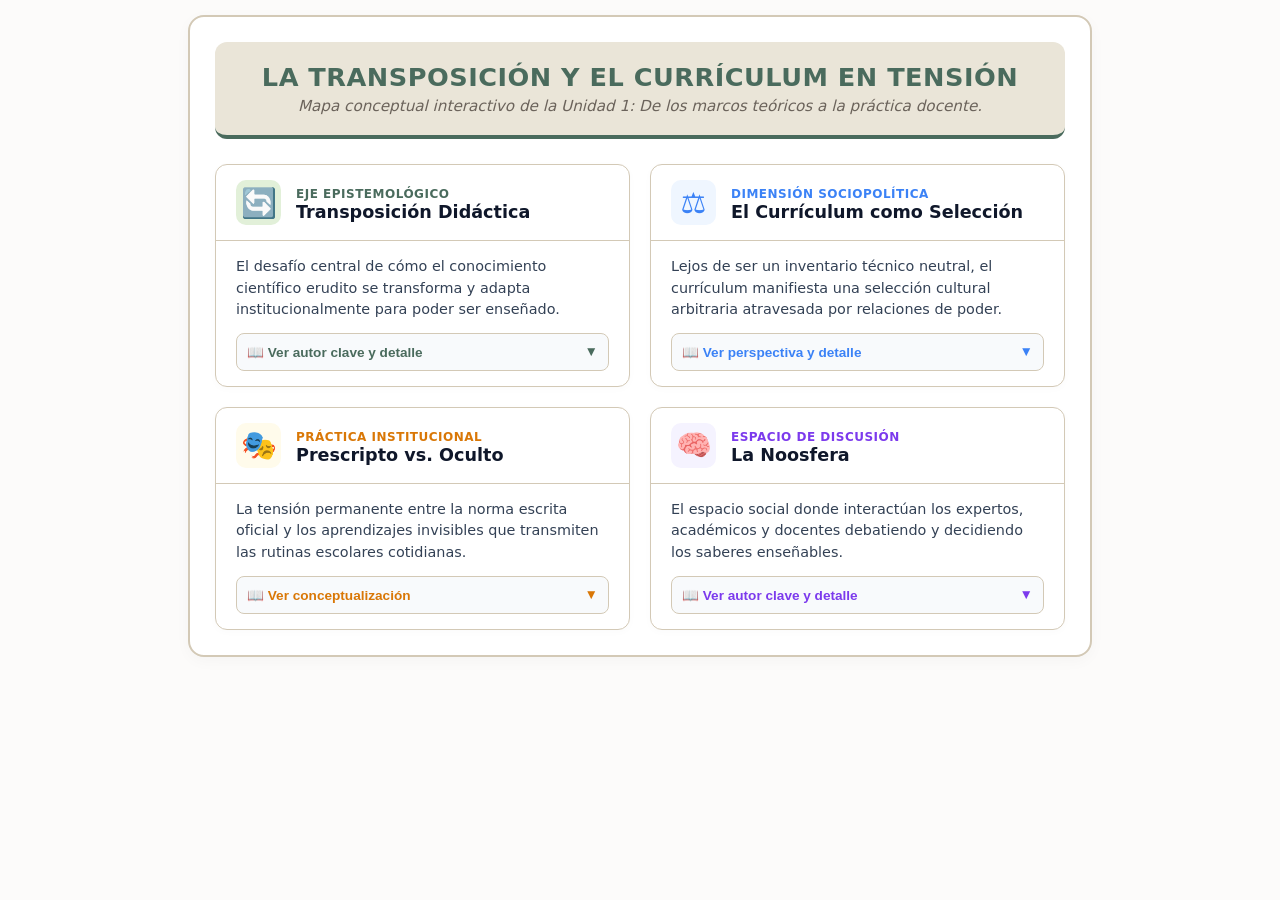
<file: interactiva1.html>
<!DOCTYPE html>
<html lang="es">
<head>
    <meta charset="UTF-8">
    <meta name="viewport" content="width=device-width, initial-scale=1.0">
    <title>Infografía No Lineal - Eje 1</title>
    <style>
        :root {
            --bg-main: #fcfbfa;
            --card-bg: #ffffff;
            --border-color: #d3c9b6;
            --text-main: #2c221e;
            --accent-green: #4a6b5d;
            --accent-blue: #3b82f6;
            --accent-amber: #d97706;
            --accent-purple: #7c3aed;
        }

        body {
            font-family: system-ui, -apple-system, BlinkMacSystemFont, 'Segoe UI', Roboto, sans-serif;
            background-color: var(--bg-main);
            color: var(--text-main);
            margin: 0;
            padding: 15px;
        }

        .infographic-wrapper {
            max-width: 850px;
            margin: 0 auto;
            background: #ffffff;
            border: 2px solid var(--border-color);
            border-radius: 16px;
            padding: 25px;
            box-shadow: 0 4px 15px rgba(0,0,0,0.03);
        }

        /* Encabezado principal tipo infografía */
        .info-title-container {
            text-align: center;
            background: #eae5d8;
            border-bottom: 4px solid var(--accent-green);
            padding: 20px;
            border-radius: 12px;
            margin-bottom: 25px;
        }

        .info-title-container h1 {
            font-size: 1.6rem;
            color: var(--accent-green);
            margin: 0 0 5px 0;
            text-transform: uppercase;
            letter-spacing: 0.5px;
        }

        .info-title-container p {
            font-style: italic;
            color: #6b635b;
            margin: 0;
            font-size: 0.95rem;
        }

        /* Estructura de columnas no lineal (Grid) */
        .info-grid {
            display: grid;
            grid-template-columns: repeat(auto-fit, minmax(360px, 1fr));
            gap: 20px;
        }

        /* Tarjetas estilo sección de infografía */
        .info-card {
            background: var(--card-bg);
            border: 1px solid var(--border-color);
            border-radius: 12px;
            overflow: hidden;
            box-shadow: 0 2px 8px rgba(0,0,0,0.02);
            transition: transform 0.2s ease;
        }

        .info-card:hover {
            box-shadow: 0 6px 15px rgba(0,0,0,0.05);
        }

        .card-banner {
            padding: 15px 20px;
            display: flex;
            align-items: center;
            gap: 15px;
            border-bottom: 1px solid var(--border-color);
        }

        .banner-icon {
            font-size: 1.8rem;
            width: 45px;
            height: 45px;
            display: flex;
            align-items: center;
            justify-content: center;
            border-radius: 10px;
        }

        .banner-title-area h3 {
            margin: 0;
            font-size: 1.1rem;
            color: #0f172a;
        }

        .banner-title-area span {
            font-size: 0.75rem;
            font-weight: 700;
            text-transform: uppercase;
            letter-spacing: 0.5px;
        }

        /* Temas de colores */
        .theme-green .banner-icon { background: #e2f0d9; color: var(--accent-green); }
        .theme-green span { color: var(--accent-green); }

        .theme-blue .banner-icon { background: #eff6ff; color: var(--accent-blue); }
        .theme-blue span { color: var(--accent-blue); }

        .theme-amber .banner-icon { background: #fffbeb; color: var(--accent-amber); }
        .theme-amber span { color: var(--accent-amber); }

        .theme-purple .banner-icon { background: #f5f3ff; color: var(--accent-purple); }
        .theme-purple span { color: var(--accent-purple); }

        /* Contenido y Desplegable */
        .card-content {
            padding: 15px 20px;
        }

        .card-content p {
            margin: 0 0 12px 0;
            font-size: 0.9rem;
            line-height: 1.5;
            color: #334155;
        }

        .dropdown-btn {
            background: #f8fafc;
            border: 1px solid var(--border-color);
            color: var(--text-main);
            width: 100%;
            padding: 10px;
            text-align: left;
            font-size: 0.85rem;
            font-weight: 600;
            border-radius: 8px;
            cursor: pointer;
            display: flex;
            justify-content: space-between;
            align-items: center;
            transition: background 0.2s;
        }

        .dropdown-btn:hover {
            background: #f1f5f9;
        }

        .dropdown-content {
            max-height: 0;
            overflow: hidden;
            transition: max-height 0.3s ease-out;
            background-color: #fafaf9;
            padding: 0 15px;
            border-radius: 0 0 8px 8px;
        }

        .dropdown-content.show {
            max-height: 250px;
            padding: 12px 15px;
            border-top: 1px dashed var(--border-color);
            margin-top: 8px;
        }

        .dropdown-content p {
            font-size: 0.85rem;
            font-style: italic;
            color: #475569;
            margin: 0;
        }
    </style>
</head>
<body>

    <div class="infographic-wrapper">
        <!-- Encabezado de la Infografía -->
        <div class="info-title-container">
            <h1>La Transposición y el Currículum en Tensión</h1>
            <p>Mapa conceptual interactivo de la Unidad 1: De los marcos teóricos a la práctica docente.</p>
        </div>

        <!-- Grilla no lineal de contenido -->
        <div class="info-grid">

            <!-- Bloque 1 -->
            <div class="info-card theme-green">
                <div class="card-banner">
                    <div class="banner-icon">🔄</div>
                    <div class="banner-title-area">
                        <span>Eje Epistemológico</span>
                        <h3>Transposición Didáctica</h3>
                    </div>
                </div>
                <div class="card-content">
                    <p>El desafío central de cómo el conocimiento científico erudito se transforma y adapta institucionalmente para poder ser enseñado.</p>
                    <button class="dropdown-btn" onclick="toggleDropdown('drop1', this)">
                        <span>📖 Ver autor clave y detalle</span>
                        <span>▼</span>
                    </button>
                    <div id="drop1" class="dropdown-content">
                        <p><strong>Yves Chevallard:</strong> Explica que el saber sufre modificaciones necesarias al salir de la comunidad científica para ingresar a la "noosfera" y llegar al aula escolar.</p>
                    </div>
                </div>
            </div>

            <!-- Bloque 2 -->
            <div class="info-card theme-blue">
                <div class="card-banner">
                    <div class="banner-icon">⚖️</div>
                    <div class="banner-title-area">
                        <span>Dimensión Sociopolítica</span>
                        <h3>El Currículum como Selección</h3>
                    </div>
                </div>
                <div class="card-content">
                    <p>Lejos de ser un inventario técnico neutral, el currículum manifiesta una selección cultural arbitraria atravesada por relaciones de poder.</p>
                    <button class="dropdown-btn" onclick="toggleDropdown('drop2', this)">
                        <span>📖 Ver perspectiva y detalle</span>
                        <span>▼</span>
                    </button>
                    <div id="drop2" class="dropdown-content">
                        <p><strong>Teorías Críticas:</strong> Analizan qué saberes se legitiman socialmente y qué otros quedan relegados o invisibilizados (currículum nulo).</p>
                    </div>
                </div>
            </div>

            <!-- Bloque 3 -->
            <div class="info-card theme-amber">
                <div class="card-banner">
                    <div class="banner-icon">🎭</div>
                    <div class="banner-title-area">
                        <span>Práctica Institucional</span>
                        <h3>Prescripto vs. Oculto</h3>
                    </div>
                </div>
                <div class="card-content">
                    <p>La tensión permanente entre la norma escrita oficial y los aprendizajes invisibles que transmiten las rutinas escolares cotidianas.</p>
                    <button class="dropdown-btn" onclick="toggleDropdown('drop3', this)">
                        <span>📖 Ver conceptualización</span>
                        <span>▼</span>
                    </button>
                    <div id="drop3" class="dropdown-content">
                        <p><strong>Dinámica institucional:</strong> Mientras el prescripto fija los marcos formales, el currículum oculto modela conductas, valores y jerarquías a través de la convivencia diaria.</p>
                    </div>
                </div>
            </div>

            <!-- Bloque 4 -->
            <div class="info-card theme-purple">
                <div class="card-banner">
                    <div class="banner-icon">🧠</div>
                    <div class="banner-title-area">
                        <span>Espacio de Discusión</span>
                        <h3>La Noosfera</h3>
                    </div>
                </div>
                <div class="card-content">
                    <p>El espacio social donde interactúan los expertos, académicos y docentes debatiendo y decidiendo los saberes enseñables.</p>
                    <button class="dropdown-btn" onclick="toggleDropdown('drop4', this)">
                        <span>📖 Ver autor clave y detalle</span>
                        <span>▼</span>
                    </button>
                    <div id="drop4" class="dropdown-content">
                        <p><strong>Yves Chevallard:</strong> Funciona como la interfaz de vigilancia y legitimación entre la sociedad, la ciencia y el sistema educativo formal.</p>
                    </div>
                </div>
            </div>

        </div>
    </div>

    <script>
        function toggleDropdown(id, btn) {
            const content = document.getElementById(id);
            content.classList.toggle('show');
            const arrow = btn.querySelector('span:last-child');
            arrow.textContent = content.classList.contains('show') ? '▲' : '▼';
        }
    </script>
</body>
</html>
</file>
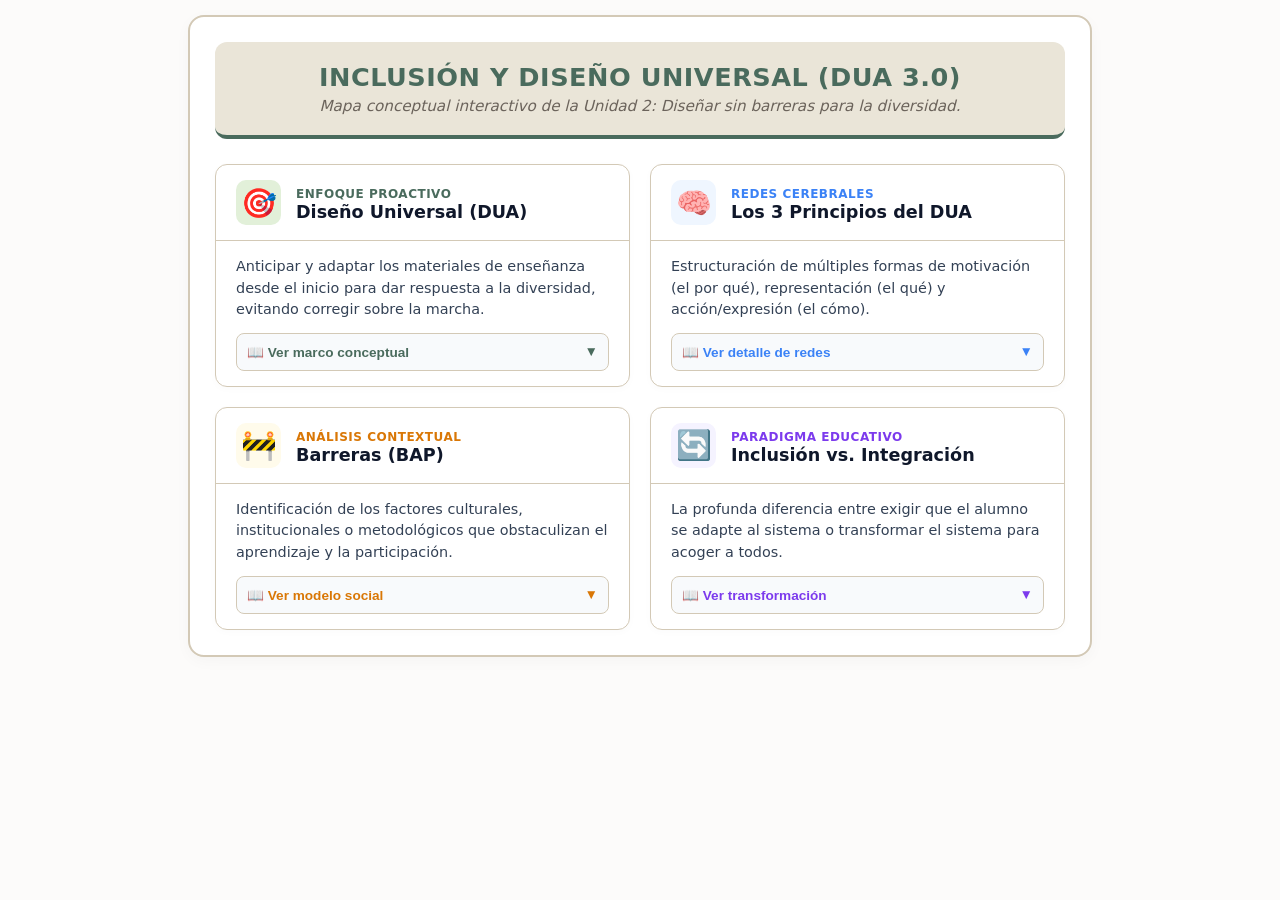
<file: interactiva2.html>
<!DOCTYPE html>
<html lang="es">
<head>
    <meta charset="UTF-8">
    <meta name="viewport" content="width=device-width, initial-scale=1.0">
    <title>Infografía No Lineal - Eje 2</title>
    <style>
        :root {
            --bg-main: #fcfbfa;
            --card-bg: #ffffff;
            --border-color: #d3c9b6;
            --text-main: #2c221e;
            --accent-green: #4a6b5d;
            --accent-blue: #3b82f6;
            --accent-amber: #d97706;
            --accent-purple: #7c3aed;
        }

        body {
            font-family: system-ui, -apple-system, BlinkMacSystemFont, 'Segoe UI', Roboto, sans-serif;
            background-color: var(--bg-main);
            color: var(--text-main);
            margin: 0;
            padding: 15px;
        }

        .infographic-wrapper {
            max-width: 850px;
            margin: 0 auto;
            background: #ffffff;
            border: 2px solid var(--border-color);
            border-radius: 16px;
            padding: 25px;
            box-shadow: 0 4px 15px rgba(0,0,0,0.03);
        }

        .info-title-container {
            text-align: center;
            background: #eae5d8;
            border-bottom: 4px solid var(--accent-green);
            padding: 20px;
            border-radius: 12px;
            margin-bottom: 25px;
        }

        .info-title-container h1 {
            font-size: 1.6rem;
            color: var(--accent-green);
            margin: 0 0 5px 0;
            text-transform: uppercase;
            letter-spacing: 0.5px;
        }

        .info-title-container p {
            font-style: italic;
            color: #6b635b;
            margin: 0;
            font-size: 0.95rem;
        }

        .info-grid {
            display: grid;
            grid-template-columns: repeat(auto-fit, minmax(360px, 1fr));
            gap: 20px;
        }

        .info-card {
            background: var(--card-bg);
            border: 1px solid var(--border-color);
            border-radius: 12px;
            overflow: hidden;
            box-shadow: 0 2px 8px rgba(0,0,0,0.02);
            transition: transform 0.2s ease;
        }

        .info-card:hover {
            box-shadow: 0 6px 15px rgba(0,0,0,0.05);
        }

        .card-banner {
            padding: 15px 20px;
            display: flex;
            align-items: center;
            gap: 15px;
            border-bottom: 1px solid var(--border-color);
        }

        .banner-icon {
            font-size: 1.8rem;
            width: 45px;
            height: 45px;
            display: flex;
            align-items: center;
            justify-content: center;
            border-radius: 10px;
        }

        .banner-title-area h3 {
            margin: 0;
            font-size: 1.1rem;
            color: #0f172a;
        }

        .banner-title-area span {
            font-size: 0.75rem;
            font-weight: 700;
            text-transform: uppercase;
            letter-spacing: 0.5px;
        }

        .theme-green .banner-icon { background: #e2f0d9; color: var(--accent-green); }
        .theme-green span { color: var(--accent-green); }

        .theme-blue .banner-icon { background: #eff6ff; color: var(--accent-blue); }
        .theme-blue span { color: var(--accent-blue); }

        .theme-amber .banner-icon { background: #fffbeb; color: var(--accent-amber); }
        .theme-amber span { color: var(--accent-amber); }

        .theme-purple .banner-icon { background: #f5f3ff; color: var(--accent-purple); }
        .theme-purple span { color: var(--accent-purple); }

        .card-content {
            padding: 15px 20px;
        }

        .card-content p {
            margin: 0 0 12px 0;
            font-size: 0.9rem;
            line-height: 1.5;
            color: #334155;
        }

        .dropdown-btn {
            background: #f8fafc;
            border: 1px solid var(--border-color);
            color: var(--text-main);
            width: 100%;
            padding: 10px;
            text-align: left;
            font-size: 0.85rem;
            font-weight: 600;
            border-radius: 8px;
            cursor: pointer;
            display: flex;
            justify-content: space-between;
            align-items: center;
            transition: background 0.2s;
        }

        .dropdown-btn:hover {
            background: #f1f5f9;
        }

        .dropdown-content {
            max-height: 0;
            overflow: hidden;
            transition: max-height 0.3s ease-out;
            background-color: #fafaf9;
            padding: 0 15px;
            border-radius: 0 0 8px 8px;
        }

        .dropdown-content.show {
            max-height: 250px;
            padding: 12px 15px;
            border-top: 1px dashed var(--border-color);
            margin-top: 8px;
        }

        .dropdown-content p {
            font-size: 0.85rem;
            font-style: italic;
            color: #475569;
            margin: 0;
        }
    </style>
</head>
<body>

    <div class="infographic-wrapper">
        <div class="info-title-container">
            <h1>Inclusión y Diseño Universal (DUA 3.0)</h1>
            <p>Mapa conceptual interactivo de la Unidad 2: Diseñar sin barreras para la diversidad.</p>
        </div>

        <div class="info-grid">

            <div class="info-card theme-green">
                <div class="card-banner">
                    <div class="banner-icon">🎯</div>
                    <div class="banner-title-area">
                        <span>Enfoque Proactivo</span>
                        <h3>Diseño Universal (DUA)</h3>
                    </div>
                </div>
                <div class="card-content">
                    <p>Anticipar y adaptar los materiales de enseñanza desde el inicio para dar respuesta a la diversidad, evitando corregir sobre la marcha.</p>
                    <button class="dropdown-btn" onclick="toggleDropdown('dropE2_1', this)">
                        <span>📖 Ver marco conceptual</span>
                        <span>▼</span>
                    </button>
                    <div id="dropE2_1" class="dropdown-content">
                        <p><strong>Marcos DUA 3.0:</strong> Se desplaza el foco de la adaptación individual correctiva hacia un diseño inclusivo estructural que contempla la variabilidad humana como norma.</p>
                    </div>
                </div>
            </div>

            <div class="info-card theme-blue">
                <div class="card-banner">
                    <div class="banner-icon">🧠</div>
                    <div class="banner-title-area">
                        <span>Redes Cerebrales</span>
                        <h3>Los 3 Principios del DUA</h3>
                    </div>
                </div>
                <div class="card-content">
                    <p>Estructuración de múltiples formas de motivación (el por qué), representación (el qué) y acción/expresión (el cómo).</p>
                    <button class="dropdown-btn" onclick="toggleDropdown('dropE2_2', this)">
                        <span>📖 Ver detalle de redes</span>
                        <span>▼</span>
                    </button>
                    <div id="dropE2_2" class="dropdown-content">
                        <p><strong>Pilares de aprendizaje:</strong> Conecta las redes afectivas, de reconocimiento y estratégicas para garantizar que cada estudiante encuentre su propio camino de acceso.</p>
                    </div>
                </div>
            </div>

            <div class="info-card theme-amber">
                <div class="card-banner">
                    <div class="banner-icon">🚧</div>
                    <div class="banner-title-area">
                        <span>Análisis Contextual</span>
                        <h3>Barreras (BAP)</h3>
                    </div>
                </div>
                <div class="card-content">
                    <p>Identificación de los factores culturales, institucionales o metodológicos que obstaculizan el aprendizaje y la participación.</p>
                    <button class="dropdown-btn" onclick="toggleDropdown('dropE2_3', this)">
                        <span>📖 Ver modelo social</span>
                        <span>▼</span>
                    </button>
                    <div id="dropE2_3" class="dropdown-content">
                        <p><strong>Modelo social de la discapacidad:</strong> Las barreras no residen en el déficit del alumno, sino en las restricciones que impone un entorno rígido y poco accesible.</p>
                    </div>
                </div>
            </div>

            <div class="info-card theme-purple">
                <div class="card-banner">
                    <div class="banner-icon">🔄</div>
                    <div class="banner-title-area">
                        <span>Paradigma Educativo</span>
                        <h3>Inclusión vs. Integración</h3>
                    </div>
                </div>
                <div class="card-content">
                    <p>La profunda diferencia entre exigir que el alumno se adapte al sistema o transformar el sistema para acoger a todos.</p>
                    <button class="dropdown-btn" onclick="toggleDropdown('dropE2_4', this)">
                        <span>📖 Ver transformación</span>
                        <span>▼</span>
                    </button>
                    <div id="dropE2_4" class="dropdown-content">
                        <p><strong>Transformación institucional:</strong> La inclusión plena implica repensar las prácticas pedagógicas y la cultura escolar para eliminar lógicas segregadoras.</p>
                    </div>
                </div>
            </div>

        </div>
    </div>

    <script>
        function toggleDropdown(id, btn) {
            const content = document.getElementById(id);
            content.classList.toggle('show');
            const arrow = btn.querySelector('span:last-child');
            arrow.textContent = content.classList.contains('show') ? '▲' : '▼';
        }
    </script>
</body>
</html>
</file>
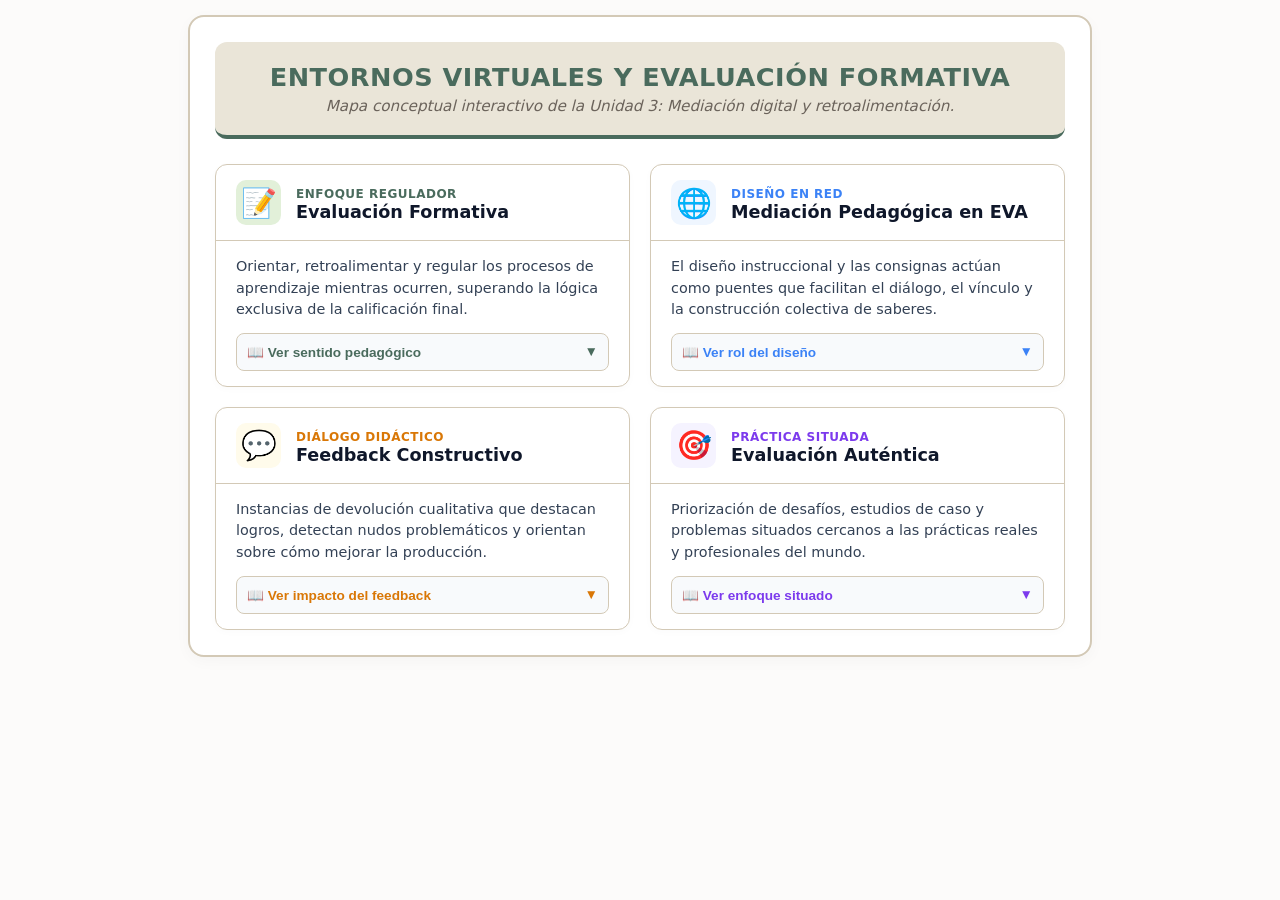
<file: interactiva3.html>
<!DOCTYPE html>
<html lang="es">
<head>
    <meta charset="UTF-8">
    <meta name="viewport" content="width=device-width, initial-scale=1.0">
    <title>Infografía No Lineal - Eje 3</title>
    <style>
        :root {
            --bg-main: #fcfbfa;
            --card-bg: #ffffff;
            --border-color: #d3c9b6;
            --text-main: #2c221e;
            --accent-green: #4a6b5d;
            --accent-blue: #3b82f6;
            --accent-amber: #d97706;
            --accent-purple: #7c3aed;
        }

        body {
            font-family: system-ui, -apple-system, BlinkMacSystemFont, 'Segoe UI', Roboto, sans-serif;
            background-color: var(--bg-main);
            color: var(--text-main);
            margin: 0;
            padding: 15px;
        }

        .infographic-wrapper {
            max-width: 850px;
            margin: 0 auto;
            background: #ffffff;
            border: 2px solid var(--border-color);
            border-radius: 16px;
            padding: 25px;
            box-shadow: 0 4px 15px rgba(0,0,0,0.03);
        }

        .info-title-container {
            text-align: center;
            background: #eae5d8;
            border-bottom: 4px solid var(--accent-green);
            padding: 20px;
            border-radius: 12px;
            margin-bottom: 25px;
        }

        .info-title-container h1 {
            font-size: 1.6rem;
            color: var(--accent-green);
            margin: 0 0 5px 0;
            text-transform: uppercase;
            letter-spacing: 0.5px;
        }

        .info-title-container p {
            font-style: italic;
            color: #6b635b;
            margin: 0;
            font-size: 0.95rem;
        }

        .info-grid {
            display: grid;
            grid-template-columns: repeat(auto-fit, minmax(360px, 1fr));
            gap: 20px;
        }

        .info-card {
            background: var(--card-bg);
            border: 1px solid var(--border-color);
            border-radius: 12px;
            overflow: hidden;
            box-shadow: 0 2px 8px rgba(0,0,0,0.02);
            transition: transform 0.2s ease;
        }

        .info-card:hover {
            box-shadow: 0 6px 15px rgba(0,0,0,0.05);
        }

        .card-banner {
            padding: 15px 20px;
            display: flex;
            align-items: center;
            gap: 15px;
            border-bottom: 1px solid var(--border-color);
        }

        .banner-icon {
            font-size: 1.8rem;
            width: 45px;
            height: 45px;
            display: flex;
            align-items: center;
            justify-content: center;
            border-radius: 10px;
        }

        .banner-title-area h3 {
            margin: 0;
            font-size: 1.1rem;
            color: #0f172a;
        }

        .banner-title-area span {
            font-size: 0.75rem;
            font-weight: 700;
            text-transform: uppercase;
            letter-spacing: 0.5px;
        }

        .theme-green .banner-icon { background: #e2f0d9; color: var(--accent-green); }
        .theme-green span { color: var(--accent-green); }

        .theme-blue .banner-icon { background: #eff6ff; color: var(--accent-blue); }
        .theme-blue span { color: var(--accent-blue); }

        .theme-amber .banner-icon { background: #fffbeb; color: var(--accent-amber); }
        .theme-amber span { color: var(--accent-amber); }

        .theme-purple .banner-icon { background: #f5f3ff; color: var(--accent-purple); }
        .theme-purple span { color: var(--accent-purple); }

        .card-content {
            padding: 15px 20px;
        }

        .card-content p {
            margin: 0 0 12px 0;
            font-size: 0.9rem;
            line-height: 1.5;
            color: #334155;
        }

        .dropdown-btn {
            background: #f8fafc;
            border: 1px solid var(--border-color);
            color: var(--text-main);
            width: 100%;
            padding: 10px;
            text-align: left;
            font-size: 0.85rem;
            font-weight: 600;
            border-radius: 8px;
            cursor: pointer;
            display: flex;
            justify-content: space-between;
            align-items: center;
            transition: background 0.2s;
        }

        .dropdown-btn:hover {
            background: #f1f5f9;
        }

        .dropdown-content {
            max-height: 0;
            overflow: hidden;
            transition: max-height 0.3s ease-out;
            background-color: #fafaf9;
            padding: 0 15px;
            border-radius: 0 0 8px 8px;
        }

        .dropdown-content.show {
            max-height: 250px;
            padding: 12px 15px;
            border-top: 1px dashed var(--border-color);
            margin-top: 8px;
        }

        .dropdown-content p {
            font-size: 0.85rem;
            font-style: italic;
            color: #475569;
            margin: 0;
        }
    </style>
</head>
<body>

    <div class="infographic-wrapper">
        <div class="info-title-container">
            <h1>Entornos Virtuales y Evaluación Formativa</h1>
            <p>Mapa conceptual interactivo de la Unidad 3: Mediación digital y retroalimentación.</p>
        </div>

        <div class="info-grid">

            <div class="info-card theme-green">
                <div class="card-banner">
                    <div class="banner-icon">📝</div>
                    <div class="banner-title-area">
                        <span>Enfoque Regulador</span>
                        <h3>Evaluación Formativa</h3>
                    </div>
                </div>
                <div class="card-content">
                    <p>Orientar, retroalimentar y regular los procesos de aprendizaje mientras ocurren, superando la lógica exclusiva de la calificación final.</p>
                    <button class="dropdown-btn" onclick="toggleDropdown('dropE3_1', this)">
                        <span>📖 Ver sentido pedagógico</span>
                        <span>▼</span>
                    </button>
                    <div id="dropE3_1" class="dropdown-content">
                        <p><strong>Regulación continua:</strong> La evaluación se transforma en una herramienta de aprendizaje activo donde el error forma parte fundamental del trayecto.</p>
                    </div>
                </div>
            </div>

            <div class="info-card theme-blue">
                <div class="card-banner">
                    <div class="banner-icon">🌐</div>
                    <div class="banner-title-area">
                        <span>Diseño en Red</span>
                        <h3>Mediación Pedagógica en EVA</h3>
                    </div>
                </div>
                <div class="card-content">
                    <p>El diseño instruccional y las consignas actúan como puentes que facilitan el diálogo, el vínculo y la construcción colectiva de saberes.</p>
                    <button class="dropdown-btn" onclick="toggleDropdown('dropE3_2', this)">
                        <span>📖 Ver rol del diseño</span>
                        <span>▼</span>
                    </button>
                    <div id="dropE3_2" class="dropdown-content">
                        <p><strong>Acompañamiento virtual:</strong> La plataforma y los recursos digitales se subordinan a una estrategia didáctica centrada en la interacción y la presencia docente.</p>
                    </div>
                </div>
            </div>

            <div class="info-card theme-amber">
                <div class="card-banner">
                    <div class="banner-icon">💬</div>
                    <div class="banner-title-area">
                        <span>Diálogo Didáctico</span>
                        <h3>Feedback Constructivo</h3>
                    </div>
                </div>
                <div class="card-content">
                    <p>Instancias de devolución cualitativa que destacan logros, detectan nudos problemáticos y orientan sobre cómo mejorar la producción.</p>
                    <button class="dropdown-btn" onclick="toggleDropdown('dropE3_3', this)">
                        <span>📖 Ver impacto del feedback</span>
                        <span>▼</span>
                    </button>
                    <div id="dropE3_3" class="dropdown-content">
                        <p><strong>Orientación formativa:</strong> El intercambio deja de ser una mera devolución de nota numérica para convertirse en una guía que promueve la metacognición.</p>
                    </div>
                </div>
            </div>

            <div class="info-card theme-purple">
                <div class="card-banner">
                    <div class="banner-icon">🎯</div>
                    <div class="banner-title-area">
                        <span>Práctica Situada</span>
                        <h3>Evaluación Auténtica</h3>
                    </div>
                </div>
                <div class="card-content">
                    <p>Priorización de desafíos, estudios de caso y problemas situados cercanos a las prácticas reales y profesionales del mundo.</p>
                    <button class="dropdown-btn" onclick="toggleDropdown('dropE3_4', this)">
                        <span>📖 Ver enfoque situado</span>
                        <span>▼</span>
                    </button>
                    <div id="dropE3_4" class="dropdown-content">
                        <p><strong>Aprendizaje situado:</strong> Evaluar competencias complejas mediante la transferencia de sabores a escenarios del mundo real y contextos significativos.</p>
                    </div>
                </div>
            </div>

        </div>
    </div>

    <script>
        function toggleDropdown(id, btn) {
            const content = document.getElementById(id);
            content.classList.toggle('show');
            const arrow = btn.querySelector('span:last-child');
            arrow.textContent = content.classList.contains('show') ? '▲' : '▼';
        }
    </script>
</body>
</html>
</file>
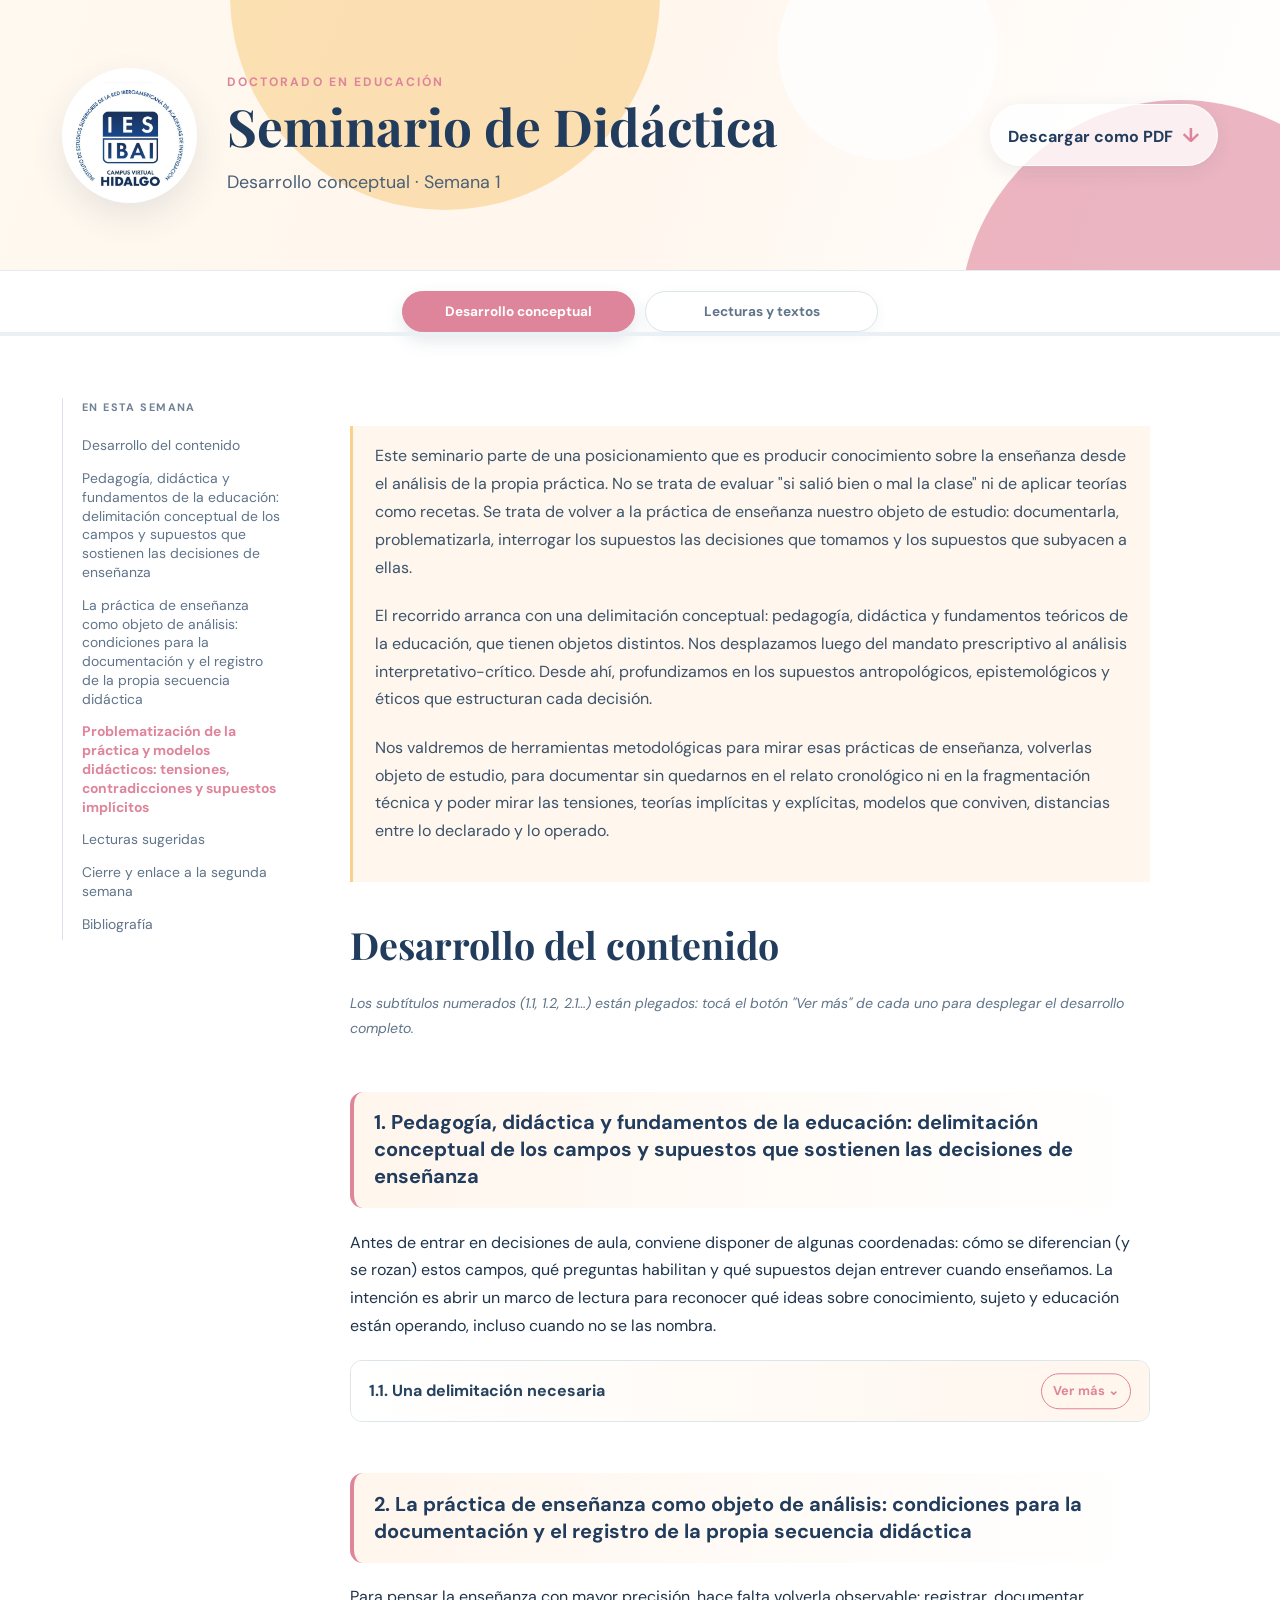
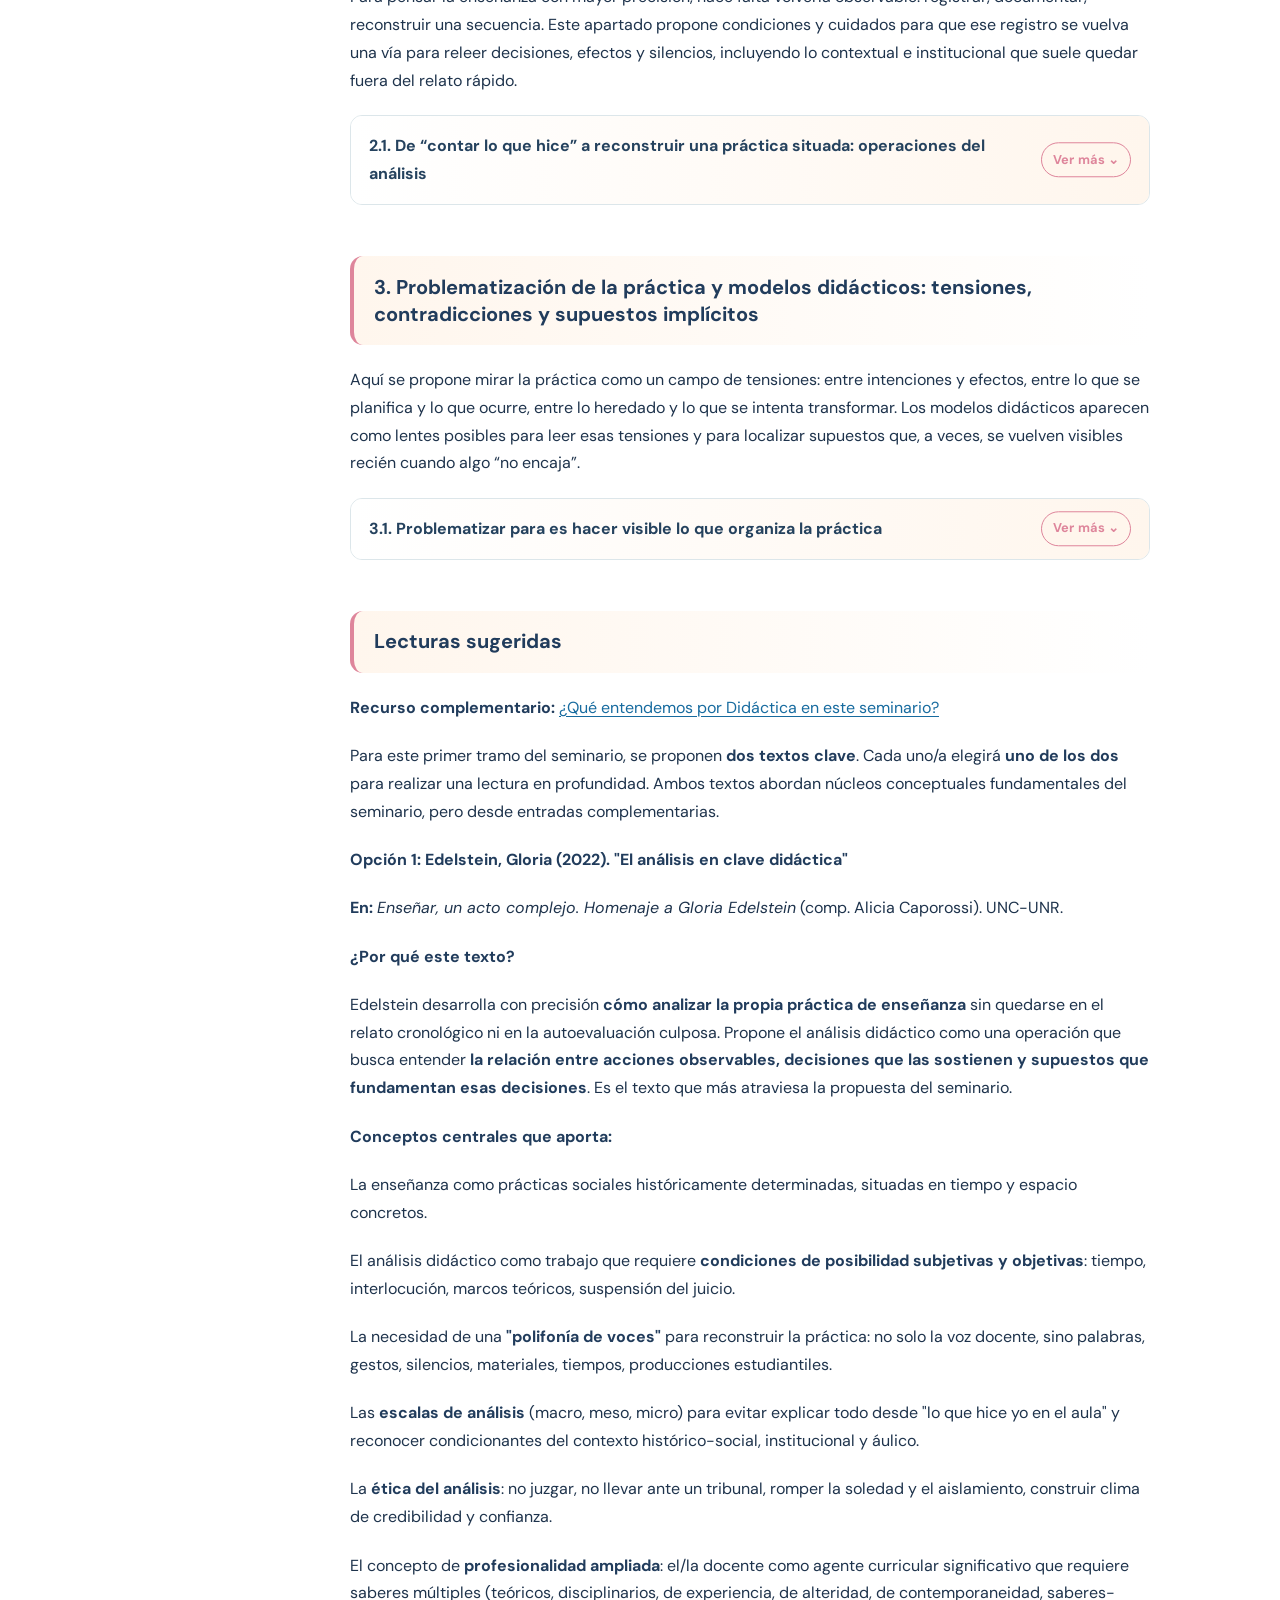
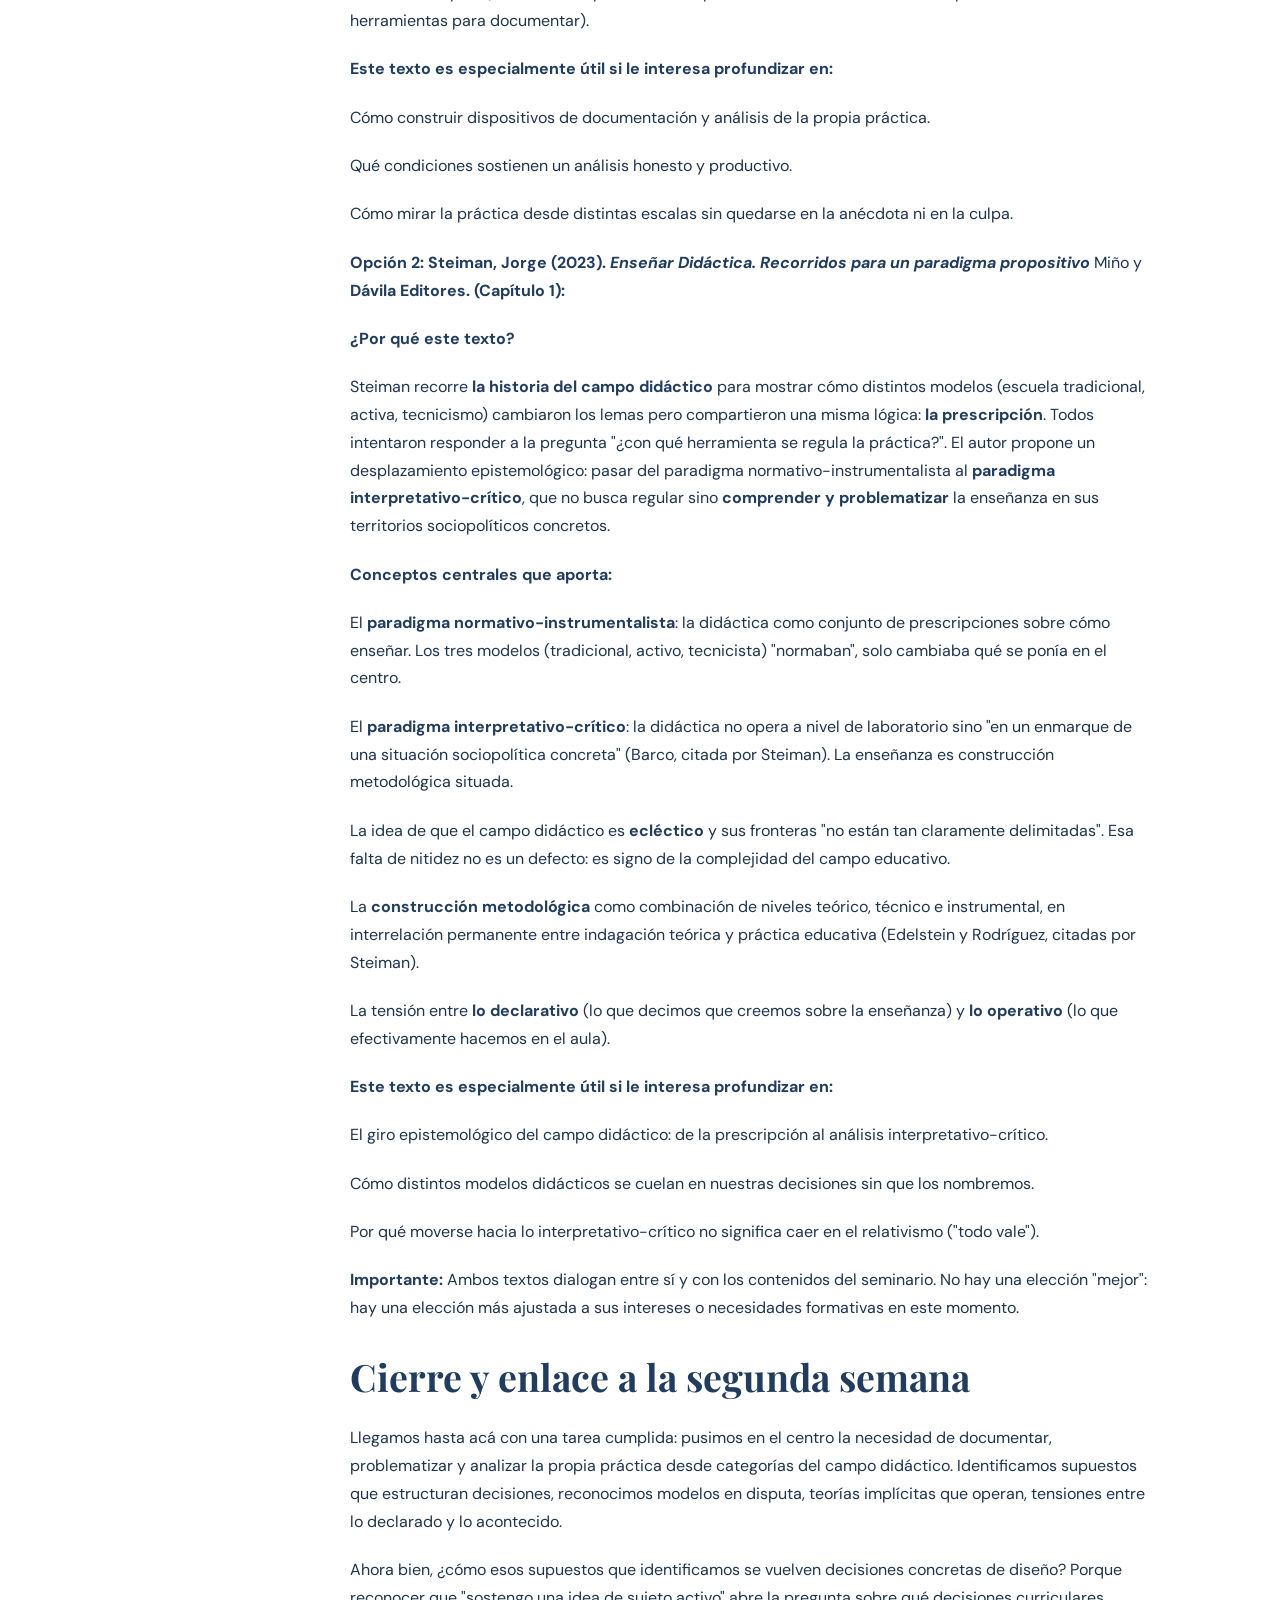
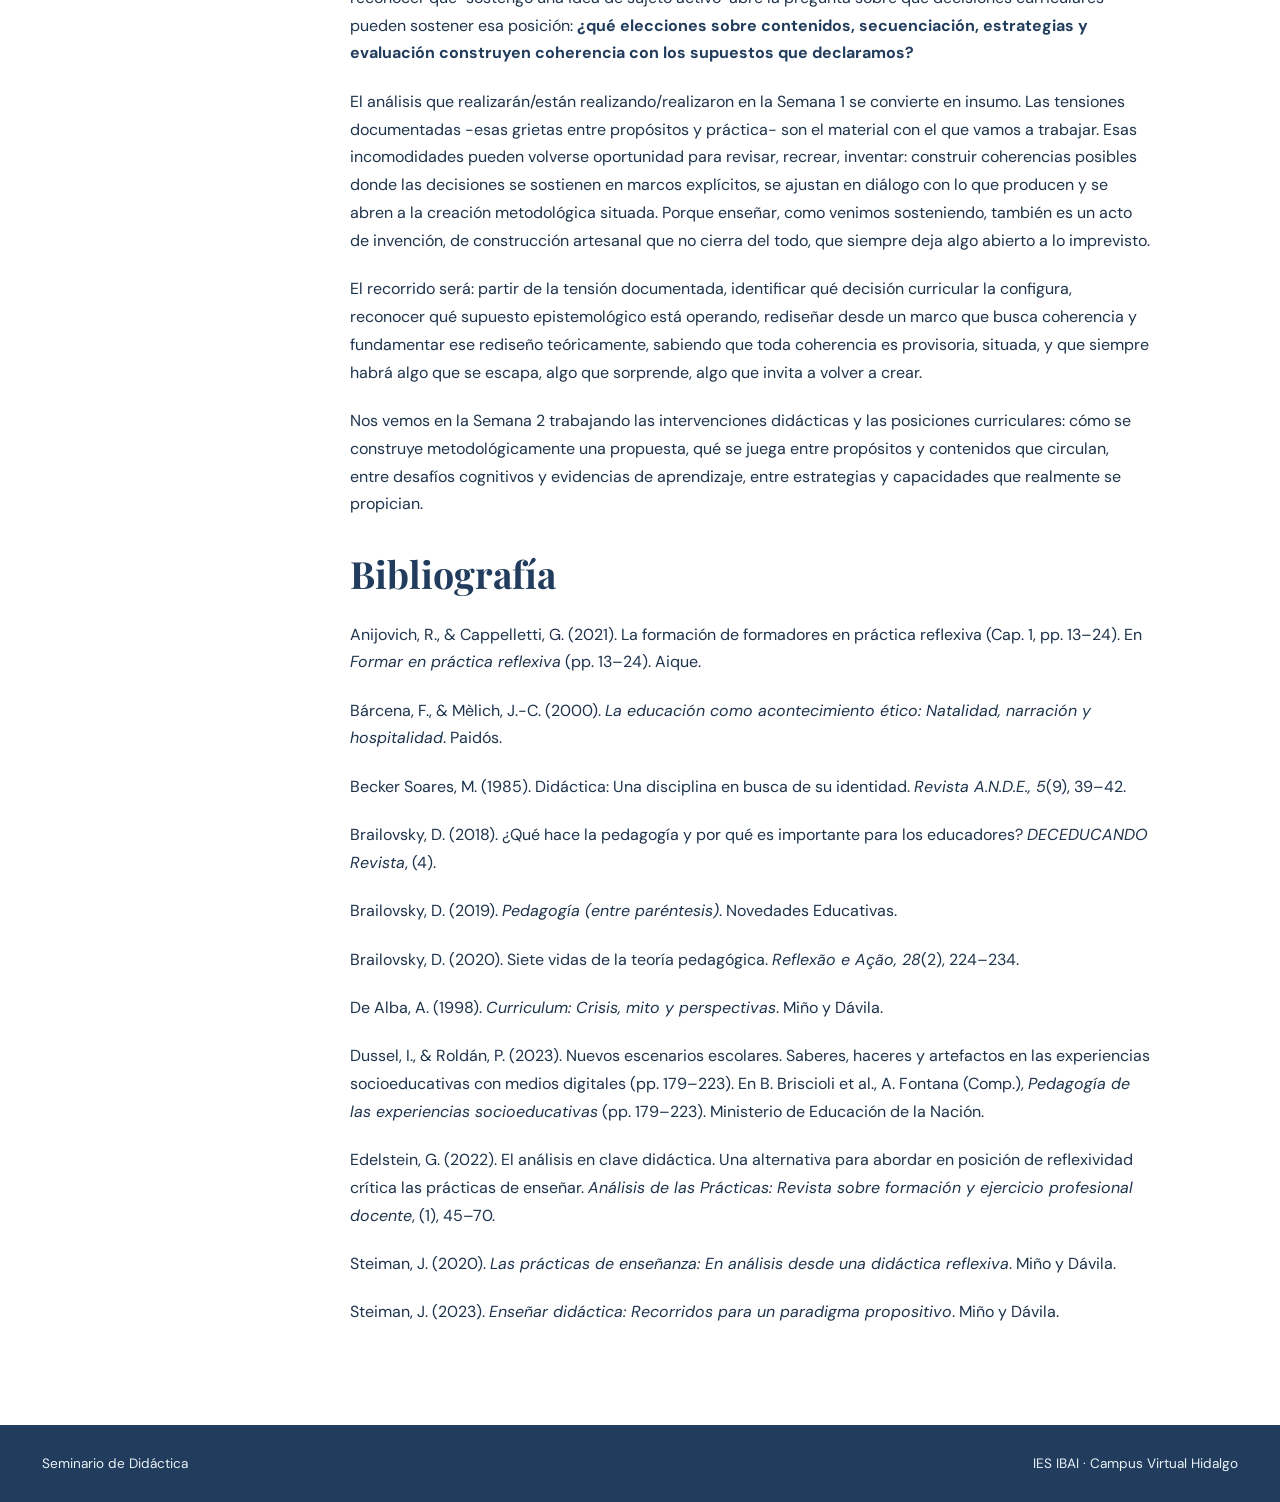
<file: semana-1.html>
<!doctype html>
<html lang="es"><head><meta charset="utf-8"><meta name="viewport" content="width=device-width, initial-scale=1"><meta name="description" content="Seminario de Didáctica. Desarrollo conceptual de la semana 1."><title>Seminario de Didáctica · Semana 1</title><link rel="stylesheet" href="styles.css"><style>:root{--accent:#de859b;--accent-2:#f8d18a;--wash:#fff6ed}@media print{:root{--accent:#d66782;--accent-2:#f6c56d}}</style></head>
<body><header class="hero"><div class="orb orb-a"></div><div class="orb orb-b"></div><div class="orb orb-c"></div><div class="hero-inner"><img class="brand" src="assets/logo-ies-ibai.png" alt="IES IBAI Campus Virtual Hidalgo"><div class="hero-copy"><p class="eyebrow">Doctorado en Educación</p><h1>Seminario de Didáctica</h1><p class="week-label">Desarrollo conceptual · Semana 1</p></div><a class="download" href="https://drive.google.com/file/d/14yLcRseS8Rfy5IzBuHdfSqFADJGXb9ux/view?usp=sharing" target="_blank" rel="noopener">Descargar como PDF <span aria-hidden="true">↓</span></a></div></header>
<nav class="week-tabs"><button class="week-tab active" data-tab="tabpanel-desarrollo">Desarrollo conceptual</button><button class="week-tab" data-tab="tabpanel-lecturas">Lecturas y textos</button></nav>
<section class="tab-panel active" id="tabpanel-desarrollo"><div class="progress" aria-hidden="true"><span></span></div><div class="page-shell"><aside class="toc" aria-label="En esta página"><p>EN ESTA SEMANA</p><nav id="toc"></nav></aside><main id="content" class="content"><h1>Enseñanza, conocimiento y sujeto: coordenadas para pensar lo didáctico</h1>
<blockquote>
<p>Este seminario parte de una posicionamiento que es producir conocimiento sobre la enseñanza desde el análisis de la propia práctica. No se trata de evaluar &quot;si salió bien o mal la clase&quot; ni de aplicar teorías como recetas. Se trata de volver a la práctica de enseñanza nuestro objeto de estudio: documentarla, problematizarla, interrogar los supuestos las decisiones que tomamos y los supuestos que subyacen a ellas.</p>
<p>El recorrido arranca con una delimitación conceptual: pedagogía, didáctica y fundamentos teóricos de la educación, que tienen objetos distintos. Nos desplazamos luego del mandato prescriptivo al análisis interpretativo-crítico. Desde ahí, profundizamos en los supuestos antropológicos, epistemológicos y éticos que estructuran cada decisión.</p>
<p>Nos valdremos de herramientas metodológicas para mirar esas prácticas de enseñanza, volverlas objeto de estudio, para documentar sin quedarnos en el relato cronológico ni en la fragmentación técnica y poder mirar las tensiones, teorías implícitas y explícitas, modelos que conviven, distancias entre lo declarado y lo operado.</p>
</blockquote>
<h2><strong>Desarrollo del contenido</strong></h2>
<p class="accordion-hint">Los subtítulos numerados (1.1, 1.2, 2.1…) están plegados: tocá el botón &quot;Ver más&quot; de cada uno para desplegar el desarrollo completo.</p>
<h3><strong>1. Pedagogía, didáctica y fundamentos de la educación: delimitación conceptual de los campos y supuestos que sostienen las decisiones de enseñanza</strong></h3>
<p>Antes de entrar en decisiones de aula, conviene disponer de algunas coordenadas: cómo se diferencian (y se rozan) estos campos, qué preguntas habilitan y qué supuestos dejan entrever cuando enseñamos. La intención es abrir un marco de lectura para reconocer qué ideas sobre conocimiento, sujeto y educación están operando, incluso cuando no se las nombra.</p>
<h4><strong>1.1. Una delimitación necesaria</strong></h4>
<p>Iniciamos este seminario dando marco a lo que sostenemos como Didáctica y el quehacer que desde esa concepción es posible construir, por ello consideramos importante aclarar que cuando decimos <strong>pedagogía</strong>, <strong>didáctica</strong> y <strong>fundamentos de la educación</strong>, no estamos nombrando lo mismo. No son capas que se acumulan sin fricción, ni &quot;niveles&quot; de un mismo problema. Son <strong>campos con objetos distintos, preguntas distintas, que se rozan, se tensionan, se interpelan entre sí</strong>.</p>
<p><strong>La pedagogía</strong> no es un repertorio de teorías aplicables ni un saber que se activa solo cuando aparece un problema en la práctica. La entendemos como <strong>un quehacer: un modo de producir preguntas, leer la experiencia escolar y orientar decisiones desde una comprensión situada</strong>. Como señala Brailovsky (2018, p. 8), <em>&quot;la Pedagogía asume este esfuerzo de pensamiento y análisis, como su tarea principa</em>l<em>&quot;</em>: su función no es prescribir técnicas, sino <strong>habilitar un movimiento reflexivo</strong>. La pedagogía opera sobre la lectura: <strong>nos permite desnaturalizar lo que asumimos como obvio, revisar las explicaciones con las que interpretamos lo escolar y abrir nuevas formas de pensar e intervenir</strong> (Brailovsky, 2020, pp. 225 y 232). Es el campo que &quot;se mueve con la independencia intelectual requerida para pensar lo educativo&quot; y que busca <em>&quot;interponer una observación necesaria, una pregunta acerca del sentido&quot;</em> de lo que hacemos cuando enseñamos (Brailovsky, 2019, p. 114).</p>
<p><strong>La didáctica</strong> se ocupa de mirar el hacer de la enseñanza en situación: ¿qué decisiones tomamos en el aula? ¿Con qué lógicas? ¿Qué supuestos sostienen esas decisiones? ¿Qué efectos producen en los aprendizajes reales? Es el campo de la <strong>construcción metodológica situada</strong>, que se constituye -como señalan Edelstein y Rodríguez, citados por Jorge Steiman- en &quot;<em>una combinación de los niveles teórico, técnico, instrumental (...) [y] una interrelación permanente entre la indagación teórica y la práctica educativa</em>&quot; (2023, p. 29).</p>
<p>En otras palabras, cuando diseñamos una clase, no estamos solo eligiendo &quot;técnicas&quot; o &quot;actividades&quot;. Estamos combinando al mismo tiempo teorías (sobre cómo se aprende, qué significa comprender), cuestiones técnicas (cómo secuenciar, qué materiales usar) y decisiones sobre la forma concreta que toma la enseñanza (consignas, formato de los textos, soportes). Pero además -y esto es clave- estamos considerando dimensiones constitutivas de la experiencia educativa: el tiempo (¿cuánto damos para pensar? ¿qué ritmos habilitamos?), el espacio (¿dónde nos ubicamos? ¿cómo organizamos los cuerpos en el aula?) y los agrupamientos (¿quién trabaja con quién? ¿qué intercambios cognitivos y socioafectivos se habilitan?). </p>
<p>Todo eso no funciona como una receta que &quot;aplicamos&quot;: <strong>es una construcción que hacemos en diálogo permanente entre lo que pensamos (la teoría) y lo que sucede en el aula (la práctica)</strong>. No es &quot;primero leo teoría, después la aplico&quot;. Es: leo teoría, pruebo en la práctica, la práctica me devuelve preguntas, vuelvo a la teoría con nuevos ojos, ajusto decisiones. <strong>Es una relación inestable, que exige volver una y otra vez.</strong> </p>
<p>Edelstein caracteriza la enseñanza como &quot;<em>prácticas sociales históricamente determinadas, que se generan en un tiempo y espacio concretos dando lugar a una actividad intencional en un complejo proceso de mediaciones orientadas a imprimir, explícita o implícitamente, algún tipo de racionalidad al accionar docente</em>&quot; (2022, p. 46).</p>
<p>Desde esta perspectiva, <strong>la didáctica no opera en un nivel tecnocrático</strong>, como si enseñar fuera un asunto de elegir &quot;la mejor técnica&quot; en un vacío neutral. La didáctica trabaja con y desde <strong>los territorios sociopolíticos concretos en los que se sitúa la práctica educativa</strong>: aulas reales, con sujetos situados en instituciones atravesadas por historias, políticas públicas, desigualdades, mandatos sociales. <strong>Es con esos territorios que la didáctica dialoga, que problematiza, que busca transformar.</strong> No diseñamos &quot;en general&quot;: diseñamos para estos estudiantes, en esta escuela, en este momento histórico, con estos recursos, frente a estas tensiones.</p>
<p><strong>Los fundamentos de la educación</strong> (antropológicos, epistemológicos y éticos) funcionan como una especie de &quot;suelo&quot; que muchas veces no explicitamos, pero que organiza nuestra mirada: ¿qué idea de sujeto estamos asumiendo cuando diseñamos? ¿Qué concepción de conocimiento? ¿Qué noción de justicia educativa orienta nuestras prioridades?</p>
<p>Steiman lo dice sin rodeos: el campo didáctico es ecléctico y <em>&quot;lo que pertenece al campo de la Didáctica y lo que no pertenece no está tan claramente delimitado&quot;</em> (2023, p. 20). Esa falta de fronteras nítidas no es un defecto a ocultar; en todo caso, y al menos por el momento, <strong>podemos pensarla como un signo de la complejidad del campo educativo</strong>: la enseñanza tiene un territorio propio con fronteras difusas, y es justamente esa condición la que propicia interpelaciones profundas, complejas, situadas, multidimensionales.</p>
<p>Por ejemplo: cuando un docente de Historia en secundaria decide que sus estudiantes analicen fuentes primarias contradictorias sobre la llegada de los españoles a América -textos que la nombran como &quot;descubrimiento&quot;, otros como &quot;conquista&quot;, otros como &quot;encuentro&quot;-, esa decisión puede leerse desde varios ángulos. Desde la <strong>didáctica</strong>, preguntamos: ¿cómo secuencia la lectura de esas fuentes? ¿Qué andamiaje ofrece para que puedan contrastarlas? ¿Qué tipo de escritura propone después del análisis? Desde la <strong>pedagogía</strong>, interrogamos: ¿qué concepción de conocimiento histórico sostiene esa decisión? ¿Está habilitando una mirada crítica sobre los sucesos históricos, que reconoce que toda interpretación está situada y porta intereses, o está reproduciendo un relativismo donde &quot;todas las versiones valen lo mismo&quot;? Desde los <strong>fundamentos</strong>, podríamos preguntar: ¿qué noción epistemológica está operando (el conocimiento como construcción interpretativa vs. el conocimiento como dato objetivo)? ¿Qué idea de sujeto (capaz de argumentar críticamente vs. receptor de información)? <strong>No son lecturas que se excluyen: se solapan, se tensan, se necesitan.</strong> </p>
<p>Es por todo lo expresado que podemos decir que lo que nos interesa es aprender a <strong>reconocer qué aporta cada una de estas miradas (pedagógica, didáctica, de los fundamentos) al problema que estamos enfrentando, cómo se complementan, dónde se tensan, qué nos permite ver cada lente que las otras no</strong>.</p>
<p>Ahora bien, no podemos desconocer que estas distinciones tienen consecuencias prácticas, por ejemplo: cuando evaluamos una secuencia como &quot;incoherente&quot;, ¿estamos señalando un problema pedagógico (sentidos formativos que no se sostienen, naturalizaciones que no se cuestionan), un problema didáctico (estrategias que no vehiculizan esos fines) o un problema de fundamentos (supuesto epistemológico sobre el conocimiento que entra en tensión con las decisiones metodológicas)? <strong>No es lo mismo. Y no se resuelve del mismo modo.</strong></p>
<p>Ahora bien, si la didáctica se ocupa de mirar el hacer de la enseñanza en situación, <strong>¿cómo accedemos a ese hacer?</strong> ¿Cómo lo volvemos objeto de análisis sin reducirlo a una lista de pasos o a un relato despojado de su complejidad? Aquí aparece un concepto clave para este seminario: <strong>la documentación de la práctica</strong>. Pero documentar no es lo mismo que narrar, ni describir, ni &quot;contar lo que pasó&quot;. Documentar es una forma de construir un registro que haga visible lo que habitualmente queda invisible, que capture tensiones y no solo logros, que abra preguntas en lugar de cerrar interpretaciones.</p>
<h4><strong>1.2. Didáctica: del mandato prescriptivo al análisis interpretativo-crítico (hacia una incomodidad necesaria)</strong></h4>
<p>Una parte importante de nuestra formación docente heredó un modo de entender la didáctica como prescripción. Steiman muestra cómo distintos modelos didácticos -escuela tradicional, activa, tecnicismo- cambian el lema, pero comparten una lógica normativa: <em>&quot;Mientras en una época se decía ‘una buena clase es aquella en la que el/la docente explica mucho y bien’; en otra ‘una buena clase es aquella en la los/as alumnos/as con activos/as’; y más cerca en el tiempo, ‘una buena clase es aquella en la que se logran los resultados de aprendizaje previstos’. Los tres normaban&quot;</em> (2023,p. 17). Todos responden <em>&quot;al paradigma desde el que el &#x27;problema didáctico&#x27; por excelencia es: </em><em><strong>¿con qué herramienta se regula la práctica?</strong></em><em>&quot;</em> (2023 p. 17).</p>
<p>Ahora bien: movernos hacia una perspectiva interpretativo-crítica no significa caer en un relativismo cómodo (&quot;todo vale&quot;, &quot;cada docente elige su estilo&quot;). Significa aceptar que la didáctica no opera en un nivel tecnocrático, como si enseñar fuera un asunto de elegir &quot;la mejor técnica&quot; en un vacío neutral. La didáctica trabaja con y desde <strong>los territorios sociopolíticos concretos en los que se sitúa la práctica educativa</strong>: aulas reales, con sujetos situados, instituciones atravesadas por historias, políticas públicas, desigualdades, mandatos sociales. Como plantea Steiman, citando a Susana Barco: <em>&quot;Es que la Didáctica no opera a nivel de laboratorio: trascurre en un enmarque de una situación sociopolítica concreta, en función o disfunción de la cual actúa&quot;</em> (Barco, 1975, p. 38, citada en Steiman, 2023). <strong>Es con esos territorios que la didáctica dialoga, que problematiza, que busca transformar.</strong> No diseñamos &quot;en general&quot;: diseñamos para estos estudiantes, en esta escuela, en este momento histórico, con estos recursos, frente a estos problemas.</p>
<p>Podemos decir que la perspectiva prescriptiva ofrecía y ofrece certezas (mínimamente engañosas), según las cuales &quot;si hago X, obtengo Y&quot;. Desplazándose de esa lógica, la perspectiva interpretativo-crítica nos coloca ante la incertidumbre estructural de la enseñanza: no hay garantías, hay decisiones situadas, fundamentadas, revisables. </p>
<p>Desalojados<strong> </strong>del lugar de las certezas, del modelado, el control y la sanción, los enfoques interpretativos-críticos nos posicionan desde<strong> la problematización, la creación, el arte, la invención y la transformación, no individual, sino colectiva</strong>. Ya no se trata de &quot;aplicar bien&quot; una técnica validada, sino de <strong>construir metodológicamente en situación, de tomar decisiones que no tienen garantías previas, de asumir la enseñanza como un acto político, ético y creativo</strong> que no se puede resolver con recetas. Y eso suele incomodar. Pero es justamente esa incomodidad la que habilita el análisis, la que nos obliga a pensar, a fundamentar, a revisitar nuestras decisiones una y otra vez.</p>
<p>¿Qué ganamos con este giro? La posibilidad de preguntarnos no solo &quot;qué funcionó&quot;, sino <strong>&quot;por qué funcionó así, en ese contexto, con esos estudiantes, bajo esas condiciones institucionales&quot;</strong>. Y, sobre todo, la posibilidad de generar conocimiento transferible (no recetas) sobre la enseñanza.</p>
<p>Ahora bien, ¿desde dónde tomamos esas decisiones situadas? ¿Qué organiza nuestras elecciones metodológicas? Aquí necesitamos detenernos en los supuestos antropológicos, epistemológicos y éticos que están activos en cada decisión didáctica, aunque no los nombremos, incluso aunque a veces no seamos conscientes de ellos.</p>
<h4><strong>1.3. Supuestos antropológicos, epistemológicos y éticos: la estructura que sostiene cada decisión</strong></h4>
<p>Cuando revisitamos una clase que dimos, ¿qué miramos? ¿Si &quot;funcionó&quot; o no? ¿Si cumplimos con los contenidos? ¿Si el tiempo alcanzó? En este seminario vamos a proponer otra entrada: mirar <strong>qué supuestos antropológicos, epistemológicos y éticos organizaron esas decisiones</strong>, muchas veces sin que los hayamos nombrado.</p>
<p>El análisis didáctico que propone Edelstein no se queda en la descripción de lo que hicimos: busca entender <strong>la relación entre las acciones observables, las decisiones que las sostienen y los supuestos que fundamentan esas decisiones</strong> (2022). Esto cambia radicalmente la pregunta: ya no es solo &quot;¿qué hice?&quot; sino también <strong>&quot;¿qué lógica me hizo hacer eso?&quot;</strong>. Y, sobre todo, <strong>&quot;¿qué efectos tuvo en quienes estaban ahí?&quot;</strong>.</p>
<p>Veamos cómo operan estos supuestos en tres dimensiones:</p>
<h4><strong>Supuestos antropológicos (qué idea de sujeto subyace a esta enseñanza)</strong></h4>
<p>Toda decisión didáctica porta una idea de sujeto que aprende. No es lo mismo diseñar desde un supuesto de &quot;estudiante recipiente vacío que debe ser llenado&quot; que desde un supuesto de &quot;sujeto con saberes previos que construye activamente&quot;. Estas ideas se traducen directamente en:</p>
<p>La distribución de la palabra (¿quién habla? ¿quién pregunta? ¿quién &quot;sabe&quot;?)</p>
<p>El tipo de tareas (¿reproducir? ¿aplicar? ¿producir? ¿problematizar?)</p>
<p>La relación con el error (¿se sanciona? ¿se analiza? ¿se usa como insumo?)</p>
<p>Edelstein lo vincula directamente con la profesionalidad docente: recupera el concepto de profesionalidad ampliada, que <em>&quot;concibe al/la docente como agente curricular significativo; un/una docente que conoce, que tiene un saber y se define respecto del qué, cómo, porqué y para qué enseña&quot;</em> (2022, p. 68). Esa agencia no se sostiene solo con dominio disciplinar, según esta autora: </p>
<p><em>&quot;Se requieren, entre otros: saberes teóricos, saberes de referencia (disciplinarios), saberes construidos desde las prácticas cotidianas contextualizadas, saberes desde las prácticas y acerca de las prácticas, saberes de experiencia, todos ellos, sometidos a discusión y crítica. Saberes acerca de la alteridad, a los que es necesario remitir en un oficio en el que el interlocutor humano exige estar receptivo a sus señales, a sus gestos, que supone una ética de las situaciones singulares desde la cual interrogar las relaciones con </em><em>otrx</em><em>/</em><em>otrxs</em><em>, en cada caso, en cada situación. Saberes de la contemporaneidad, posibilitadores de la comprensión de los problemas y debates más importantes de la cultura que habiliten un compromiso con la realidad </em><em>epocal</em><em>. También saberes de integración, saberes intermediarios, es decir, saberes-herramientas para analizar y escribir acerca de las prácticas, reconstrucciones desde la memoria documentadas&quot; </em>(Edelstein, 2022, p. 65).</p>
<h4><strong>Supuestos epistemológicos: lo enigmático de nuestras certezas sobre el saber</strong></h4>
<p>También portamos, sin explicitarlo, una teoría del conocimiento. ¿Desde qué teorías del conocimiento estamos operando cuando priorizamos unos contenidos sobre otros? ¿Qué epistemologías se filtran cuando elegimos ciertas fuentes, ciertos autores, ciertos modos de validar lo aprendido? ¿Qué saberes quedan sistemáticamente afuera de nuestras aulas y por qué? ¿A qué formas de saber damos estatuto de conocimiento legítimo y cuáles quedan como saberes &quot;menores&quot;? Estas ideas organizan:</p>
<p><strong>El lugar de los contenidos</strong>: ¿verdades a memorizar? ¿Problemas a resolver? ¿Herramientas para pensar? ¿O síntesis de elementos culturales en disputa, donde algunos saberes tienden a ser hegemónicos y otros resisten esa hegemonía?</p>
<p><strong>La relación con las fuentes</strong>: ¿El libro como única voz autorizada? ¿Pluralidad de perspectivas académicas? ¿Diálogo genuino entre saberes académicos y saberes subalternos, marginales, que emergen de otros territorios?</p>
<p><strong>El tipo de evaluación</strong>: ¿reproducción literal? ¿Transferencia? ¿Producción original? ¿Construcción colectiva de conocimiento nuevo, que sólo puede emerger del diálogo entre perspectivas diversas?</p>
<p><strong>Las lógicas de búsqueda y procesamiento de información</strong>: ¿googleo inmediato o investigación sostenida? ¿Linkeo fragmentado o construcción de relaciones conceptuales profundas? Estas operaciones, muchas veces naturalizadas desde las tecnologías digitales, portan supuestos epistemológicos sobre qué es conocer.</p>
<p>Alicia De Alba (1998) plantea que el <strong>currículum </strong>es <em>&quot;síntesis de elementos culturales (conocimientos, valores, costumbres, creencias, hábitos) (...) cuyos intereses son diversos y contradictorios, aunque algunos tiendan a ser dominantes o hegemónicos, y otros tienden a oponerse y resistirse a tal dominación&quot; </em>(p. 59). ¿Qué elementos culturales seleccionamos en nuestras decisiones didácticas? ¿Qué intereses operan cuando priorizamos ciertos contenidos, ciertas voces, ciertos modos de validar? </p>
<p>Dussel y Roldán (2023) advierten que las <strong>tecnologías digitales</strong> no son neutrales: <strong>lo que nos permiten hacer</strong> -buscar información en segundos, saltar de un enlace a otro, consumir contenidos breves y fragmentados, pedir a una IA que &quot;resuma&quot; o &quot;explique&quot; un tema complejo, elegir recursos &quot;a la carta&quot; según preferencias inmediatas- <em>“podemos preguntarnos sobre la autonomía que permiten unos y otros soportes; aunque los dispositivos digitales parecen contribuir a una mayor independencia de los alumnos respecto a los docentes, quizás estén incrementando su dependencia de lo que definen las plataformas y sus algoritmos, que cada vez más se individualizan según la historia de búsqueda o de interacción del usuario” </em>(p. 190). </p>
<p>Ante prácticas cada vez más frecuentes -googlear como forma de &quot;investigar&quot;, linkear como forma de &quot;relacionar conceptos&quot;, pedirle a una IA que &quot;resuelva&quot; una consigna-, cabe preguntarnos: ¿qué epistemología se está validando en esas operaciones? ¿Qué relación con el tiempo y la localización (ámbito de emergencia) del conocimiento se está configurando? ¿Qué lugar queda para el desconcierto, para la pregunta sin respuesta inmediata? ¿Qué se transforma en quien conoce cuando sortea la incomodidad de no saber en lugar de atravesarla?</p>
<p>En estos diversos recorridos y formas de encuentro (o desencuentro) con el conocimiento, <strong>hay preguntas de fondo que atraviesan todas nuestras decisiones didácticas, vinculadas justamente a los tipos de relaciones con el conocimiento que propiciamos.</strong> Cuando decimos &quot;los estudiantes no aprenden&quot;, ¿con qué vara estamos midiendo? ¿Qué teoría del conocimiento estructura esa evaluación? ¿Estamos operando desde un supuesto de jerarquía epistémica que valida solo ciertos saberes (los académicos, los científicos, los escolares) y desacredita otros (los experienciales, los comunitarios, los que emergen desde espacios de resistencia y lucha contra la exclusión)? ¿Reconocemos que hay saberes subalternos, marginales, sistemáticamente desacreditados por el conocimiento hegemónico, que merecen circular en condiciones de igualdad? ¿Qué lugar ocupan esos saberes en nuestras prácticas didácticas? ¿Cómo circulan? ¿En qué condiciones?</p>
<h4><strong>Supuestos éticos: enseñar como hospitalidad, alteridad y responsabilidad</strong></h4>
<p>Cuando hablamos de ética en la enseñanza, no hablamos de “valores” en abstracto. Hablamos de algo más simple y más exigente a la vez: <strong>qué hacemos con el otro cuando el otro llega</strong>. Qué lugar le damos. Qué mundo le ofrecemos. Qué esperamos de él, incluso antes de conocerlo.</p>
<p>Bárcena y Mèlich nos ayudan a poner palabras donde solemos pasar rápido. Dicen que, en una sociedad que valora la eficacia y el control, existe la tentación de entender la educación como una tarea de “<em>fabricación</em>” del otro. Y advierten que esa lógica se opone a pensar la educación como <em>“acogimiento </em><em>hospitalario de los recién llegados”</em> (Bárcena &amp; Mèlich, 2000, p. 14). La diferencia no es retórica: en un caso, el otro es material a moldear; en el otro, el otro es alguien a quien recibimos.</p>
<p>Y recibir no es “dejar pasar”. No es abrir la puerta y listo. Es aceptar algo bastante más incómodo: que el otro no viene a encajar en mi molde. No piensa como yo, no aprende como yo, no llega con mis códigos… y yo no tengo derecho a exigirle que sea “mi versión” de estudiante para poder enseñarle.</p>
<p>Por eso Bárcena y Mèlich hablan de una pedagogía<em> “de la alteridad”</em> (Bárcena &amp; Mèlich, 2000, p. 14). Porque lo que aparece en el aula no es una réplica de lo que esperamos: es alguien que trae su historia, su lengua, su manera de mirar el mundo. Llega, más bien, como una irrupción: “<em>el rostro del otro irrumpe más allá de todo contrato y de toda reciprocidad”</em> (Bárcena &amp; Mèlich, 2000, p. 15).</p>
<p>Esos/as otros/as llegan y nos desacomodan, y en ese desacomodo aparece una responsabilidad: abrir lugar en nuestras decisiones para que el aula no sea un lugar donde solo puede aprender quien se parece a nosotros.</p>
<p>Entonces, lo que emerge como <strong>responsabilidad</strong> no es aquella que puede entenderse como control (“yo garantizo resultados”), sino la que se posiciona como respuesta: hacerse cargo de las condiciones del encuentro, de la emergencia de la palabra, del tiempo, de las posibilidad. </p>
<h4><strong>Esto se traduce en decisiones como:</strong></h4>
<p><strong>Cómo abrimos la escena</strong>: si educar no es fabricar, la primera pregunta no es “¿qué logro quiero medir?”, sino <strong>qué condiciones de acogida</strong> construimos para que alguien pueda entrar al trabajo con el saber sin ser humillado o expulsado.<br></p>
<p><strong>Cómo miramos al estudiante</strong>: no como destinatario que debe adecuarse, sino como exterioridad que irrumpe y nos obliga a revisar supuestos.<br></p>
<p><strong>Cómo sostenemos la autoridad</strong>: no como propiedad del aula (“acá se hace así porque lo digo yo”), sino como marco que no niega la hospitalidad; primero se recibe, después se ordena.<br></p>
<p><strong>Cómo evaluamos</strong>: si la ética está en el acogimiento y la responsabilidad, la evaluación no puede funcionar como filtro expulsivo; tiene que orientar, abrir oportunidad, cuidar el vínculo con el saber.<br></p>
<p><strong>Qué lugar le damos a lo imprevisible</strong>: educar trata con recién llegados y con la alteridad radical. Siempre queda algo que no podemos prever ni dirigir; la educación nunca se deja cerrar del todo. Algo se escapa, algo sorprende. Y lo que se nos escapa no arruina: en todo caso, hace posible la novedad</p>
<p><strong>La clave:</strong> estos supuestos no son &quot;previos&quot; a la práctica. Están activos en cada decisión metodológica, aunque no los nombremos. Por eso, la invitación desde el seminario consiste en volverlos visibles, interrogarlos, ponerlos en tensión con marcos teóricos del campo.</p>
<h3><strong>2. La práctica de enseñanza como objeto de análisis: condiciones para la documentación y el registro de la propia secuencia didáctica</strong></h3>
<p>Para pensar la enseñanza con mayor precisión, hace falta volverla observable: registrar, documentar, reconstruir una secuencia. Este apartado propone condiciones y cuidados para que ese registro se vuelva una vía para releer decisiones, efectos y silencios, incluyendo lo contextual e institucional que suele quedar fuera del relato rápido.</p>
<h4><strong>2.1. De “contar lo que hice” a reconstruir una práctica situada: operaciones del análisis</strong></h4>
<p>Para Edelstein, el propósito central del análisis en clave didáctica es “<em>colocar como objeto de estudio las propias prácticas de enseñanza</em>” (Edelstein, 2022, p. 59). Este desplazamiento no es espontáneo: exige un trabajo deliberado.</p>
<p>En este punto conviene sumar una aclaración que hace Becker Soares y que nos ayuda a no confundir el objeto. Ella cuestiona el modo habitual de nombrarlo como binomio “enseñanza-aprendizaje”, porque esa fórmula “<em>hace suponer que de la enseñanza necesariamente resulta aprendizaje, lo que no es verdad</em>” (Becker Soares, 1985, p. 3). Dicho simple: el aprendizaje importa -y mucho-, pero no funciona como garantía automática. Más bien, se vuelve <strong>referente</strong>, contraste, diálogo permanente para revisar la enseñanza, no es su consecuencia asegurada.</p>
<p>Para volver la práctica en objeto de análisis les propongo tres movimientos:</p>
<p><strong>Distanciamiento</strong>: dejar de estar “adentro” de la práctica (como quien la ejecuta) para poder mirarla “desde afuera” (como quien la interroga).</p>
<p><strong>Extrañamiento</strong>: volver problemático lo que parecía “natural”, el clásico “así se hace”.</p>
<p><strong>Análisis conceptual</strong>: leer la práctica con categorías teóricas del campo didáctico (no solo con sentido común).</p>
<p>Edelstein señala que esto requiere <strong>condiciones de posibilidad subjetivas y objetivas</strong> (Edelstein, 2022, p. 68). No basta con querer analizar: se necesitan dispositivos, tiempo, interlocución, marcos teóricos, suspensión del juicio. Sin esas condiciones, el análisis corre el riesgo de volverse una autoevaluación culposa o un relato autocomplaciente. Ninguna de las dos opciones produce conocimiento.</p>
<p>Becker Soares trae un aporte clave al momento de dar marco a la observación, documentación y análisis de las prácticas de enseñanza, expresa que incluso si aceptáramos el <em>“proceso de enseñanza-aprendizaje”</em> como objeto, recuerda que no existe en abstracto; no puede separarse del <strong>contenido</strong> que se enseña y se aprende (Becker Soares, 1985, p. 3). La autora lo dice de un modo muy directo: si la enseñanza ocurre en el aula, entonces la Didáctica debería estudiar <strong>el aula tal como es</strong>, <em>“y lo que en ella transcurre” </em>(Becker Soares, 1985, p. 1). Dicho simple: analizar una práctica es volver a la clase real y mirar qué pasó ahí.</p>
<p>Una clase no es “paso 1, paso 2, paso 3”. En una misma hora pasan varias cosas al mismo tiempo: lo que explicamos, cómo preguntan, quién habla, qué entendieron, qué se trabó, cómo usamos el tiempo. Por eso, analizar una clase es <strong>mirarla por partes</strong> (para entender qué decisiones la armaron) sin perder de vista <strong>la idea central</strong> que le daba sentido.</p>
<p>Pensémoslo a través de un ejemplo bien concreto:<br> En una clase de Historia proponés comparar dos fuentes sobre la conquista: una la llama “descubrimiento” y otra “conquista”.</p>
<p>Si la mirás “por partes”, podés observar:</p>
<p><strong>Consigna:</strong> ¿pediste “resumir” o “comparar y argumentar”?</p>
<p><strong>Intervenciones:</strong> ¿modelaste cómo se contrastan fuentes o lo diste por supuesto?</p>
<p><strong>Tiempo:</strong> ¿hubo tiempo real para leer y discutir o se corrió todo?</p>
<p><strong>Participación:</strong> ¿hablaron siempre los mismos? ¿qué pasó con los silencios?</p>
<p><strong>Cierre/evaluación:</strong> ¿se valoró repetir datos o construir una postura con evidencias?</p>
<p>Pero sin perder el “todo”: la pregunta que ordenaba la clase era <strong>si el lenguaje (“descubrimiento/conquista”) cambia la interpretación histórica</strong>. Si esa idea se perdió en el camino (por apuro, por falta de andamiaje o por el tipo de consigna), la clase puede quedar como “lectura de textos” sin debate crítico.</p>
<p>Edelstein plantea que hay un recorrido en el análisis: al inicio pueden aparecer miradas más <em>“unilaterales”</em> (foco en una dimensión), y luego el trabajo se complejiza hasta tornarse más multilateral y producir síntesis parciales (Edelstein, 2022, p. 60). Esta progresión no es lineal: es recursiva, vuelve sobre lo mismo desde nuevos ángulos.</p>
<p>Reconocer esa complejidad nos permite evitar dos trampas frecuentes:</p>
<p>La trampa del <strong>relato lineal</strong> (“primero hice… después… al final…”): narra cronología, pero no deja ver decisiones ni supuestos.</p>
<p>La trampa de la <strong>fragmentación</strong> (“lista de variables”): pierde la unidad de sentido y convierte la práctica en inventario.</p>
<p>El análisis didáctico opera en otro registro: busca las lógicas que articulan decisiones. No solo “qué hice”, sino “qué racionalidad sostiene lo que hice”. No solo “si funcionó”, sino “qué produjo y por qué”.</p>
<h4><strong>2.2. Documentar no es llenar un formulario: es habilitar una polifonía (y aceptar la </strong><strong>incompletud</strong><strong>)</strong></h4>
<p>Edelstein (2022) plantea que los relatos orales y escritos permiten reconstrucciones como <em>“memorias de vida y de formación”</em> y que, al documentarse, se vuelven elementos potentes para la labor interpretativa (p. 59). Pero hay una condición que no podemos saltear: las indagaciones reclaman <em>“una </em><em><strong>polifonía de voces</strong></em><em>”</em> (p. 59).</p>
<p>Esto implica que la práctica no se “explica” solo desde la voz docente. Se reconstruye con un entramado de:</p>
<p><strong>Palabras</strong> (lo que se dijo, lo que se escribió en consignas, lo que se respondió).</p>
<p><strong>Gestos y silencios</strong> (quién habló, quién no, qué se celebró, qué se ignoró).</p>
<p><strong>Materiales</strong> (qué textos, qué recursos, qué ejemplos estructuraron el encuentro).</p>
<p><strong>Tiempos y ritmos</strong> (qué se apuró, qué se extendió, qué no hubo tiempo de abordar).</p>
<p><strong>Respuestas y producciones</strong> (qué hicieron realmente los estudiantes con lo propuesto).</p>
<p>Documentar, entonces, no es “escribir lo que pasó”. Es construir un registro que haga visible decisiones, supuestos y efectos. Y eso requiere dispositivos:</p>
<p><strong>Un mapa simple de decisiones</strong> (propósitos, contenidos, estrategias y evaluación) para mirar coherencias y tensiones.</p>
<p><strong>Protocolos de observación</strong> (para registrar interacciones, distribución de la palabra, uso del tiempo).</p>
<p><strong>Diarios o bitácoras</strong> (para capturar decisiones en situación y razones que las sostuvieron).</p>
<p><strong>Evidencias de producciones estudiantiles</strong> (para analizar qué aprendizajes reales se pusieron en juego).</p>
<p>Se hace necesario en este punto, recordad que toda documentación es incompleta. Nunca capturamos “todo lo que pasó”. Siempre hay un recorte, un punto de vista, una selección. Reconocer esa incompletud no invalida el análisis: lo vuelve honesto.</p>
<h4><strong>2.3. La ética del análisis: no juzgar, no aislar, no convertir la reflexión en técnica</strong></h4>
<p>En este punto vale una advertencia, desplazar la mirada -dice Edelstein- requiere una actitud que “no juzga, no lleva ante un tribunal, el tribunal de la razón, no interpreta ceñido a una perspectiva determinada” (Edelstein, 2022, p. 66). Esto importa porque, cuando el análisis se vuelve juicio, algo se clausura, deja de ayudarnos a pensar y se transforma en confesión, castigo o una autoexigencia que aplasta. Y ahí se pierde lo que más nos interesa en este seminario: poder producir conocimiento sobre la enseñanza.</p>
<p>Por eso Edelstein insiste en dos condiciones muy concretas: romper <em>“la soledad y el aislamiento”</em> y construir un <em>“clima de credibilidad y confianza”</em> (Edelstein, 2022, p. 66). Sin confianza, no hay análisis honesto. Hay relatos armados para quedar bien. Hay actuación.</p>
<p>Anijovich y Cappelletti  (2021) ubican el problema en un punto igualmente sensible: ¿cómo ofrecer herramientas para aprender a reflexionar <em>“sin reducirlas a una técnica”</em> (p. 1)? Esto es clave para el seminario: cuando la reflexión se convierte en checklist, se vacía.</p>
<p>En sus orientaciones, plantean dos condiciones que dialogan directamente con Edelstein:</p>
<p>Sostener una lógica “<em>recursiva, espiralada y no una secuencia lineal”</em> (Anijovich &amp; Cappelletti, 2021, p. 21).</p>
<p>Generar un clima de confianza con condiciones como la <em>“suspensión del juicio”</em> y tiempo/espacio previsto para reflexionar (Anijovich &amp; Cappelletti, 2021, p. 21).</p>
<p>Además, abren un criterio concreto para pensar la documentación: evaluar la práctica reflexiva puede implicar mirar niveles de profundidad, capacidad de “darse cuenta”, diálogo con otros y posibilidad de documentar reflexiones mediante distintos dispositivos (Anijovich &amp; Cappelletti, 2021, p. 21).</p>
<p>Esto no es burocracia: es volver visible lo que, si no, se pierde. La práctica se evapora si no se documenta. Y con ella, la posibilidad de aprender sobre el propio hacer.</p>
<h4><strong>2.4. </strong><strong>Condicionantes macro</strong><strong>, meso y micro: la práctica no se explica solo “desde el aula”</strong></h4>
<p>Para que el análisis no se achique a “lo que hice yo”, Edelstein propone mirar la práctica en <strong>tres escalas</strong>: <strong>macro, meso y micro</strong>. A escala <strong>macro</strong>, aparecen los condicionantes del contexto histórico-social; a escala <strong>meso</strong>, los del tipo de organización institucional; y a escala <strong>micro</strong>, el aula como espacio donde se juegan expectativas, representaciones mutuas, enseñanzas implícitas y, sobre todo, procesos interactivos (Edelstein, 2022, p. 49)</p>
<p>Esta mirada es clave porque evita una trampa común: creer que los problemas de la enseñanza se resuelven solo con “más técnica” a nivel micro. A veces, esos condicionantes -por cómo se cruzan y se acumulan- nos empujan a salir del paso con soluciones rápidas. Edelstein las nombra como <em>“resoluciones sencillas de supervivencia”</em>, ligadas a la “<em>falta de problematización y el dominio de rutinas y modelos internalizados sin criticidad”</em> (Edelstein, 2022, p. 49).</p>
<p>Volvamos sobre las expresiones de Magda Becker Soares: si la Didáctica estudia el aula <em>“tal como ella realmente es y lo que en ella transcurre”</em> (Becker Soares, 1985, p. 5), entonces ese “tal como es” incluye necesariamente estas escalas que la atraviesan. No hay aula “pura”. Hay aula situada.</p>
<p>Mirar la práctica en estas escalas nos ayuda a no caer en dos atajos: ni culparnos por todo lo que sucede en el aula, ni creer que todo se resuelve con una técnica “mejor”. La práctica se construye en un entramado de condiciones; por eso documentar y analizar no es un lujo, es el modo de ver qué decisiones fueron posibles, cuáles no, y qué tensiones quedaron latentes, sosteniendo la escena.</p>
<p>Con este piso, el siguiente paso es inevitable: si la práctica está atravesada por escalas, supuestos y tradiciones, entonces <strong>no alcanza con describir</strong> lo que hicimos. Hay que <strong>problematizar</strong>: identificar tensiones, contradicciones y supuestos implícitos que orientan nuestras decisiones, y reconocer qué enfoques o modelos didácticos están actuando. </p>
<h3><strong>3. Problematización de la práctica y modelos didácticos: tensiones, contradicciones y supuestos implícitos</strong></h3>
<p>Aquí se propone mirar la práctica como un campo de tensiones: entre intenciones y efectos, entre lo que se planifica y lo que ocurre, entre lo heredado y lo que se intenta transformar. Los modelos didácticos aparecen como lentes posibles para leer esas tensiones y para localizar supuestos que, a veces, se vuelven visibles recién cuando algo “no encaja”.</p>
<h4><strong>3.1. Problematizar para es hacer visible lo que organiza la práctica</strong></h4>
<p>Llegamos acá con una idea que conviene sostener: una práctica no se vuelve pensable sólo porque la contamos. Se vuelve pensable cuando empezamos a mirar qué la organiza. Y ahí aparece la problematización: no como un gesto de sospecha, sino como una forma de dejar de dar por sentado lo que hacemos.</p>
<p>Edelstein lo nombra desde el aula real: en la cotidianeidad aparecen <em>“tensiones y contradicciones”</em> que muchas veces provocan un <em>“corrimiento/desplazamiento”</em> de lo que debería ser central en la enseñanza: <em>“el trabajo en torno al conocimiento”</em> (Edelstein, 2022, p. 48). Esa frase no es decorativa. Nos obliga a preguntar, con honestidad: ¿qué se nos corre del centro en nuestras clases?, ¿qué ocupa ese lugar?, ¿qué queda tapado por las urgencias, por los ritmos, por las demandas institucionales?</p>
<p>En el documento de diseño del seminario, esa intención aparece en una pregunta transversal: <strong>“¿Desde qué concepción de aprendizaje estoy enseñando (aunque no la nombre explícitamente)? ¿Esa concepción es coherente con lo que declaro creer?”</strong>.</p>
<p>Podemos mirar esa pregunta en dos niveles:</p>
<p><strong>Nivel declarativo:</strong> lo que digo que creo (en mi planificación, en documentos institucionales, en mi discurso sobre la enseñanza).</p>
<p><strong>Nivel operativo:</strong> lo que efectivamente concreto en el aula (tareas, tiempos, distribución de la palabra, tipo de evidencias que pido, modo en que evalúo).</p>
<p>En esa relación suelen aparecer grietas: lo que hacemos no siempre coincide con lo que decimos sostener.</p>
<p><strong>Ejemplos recurrentes:</strong></p>
<p>Decimos que valoramos el pensamiento crítico, pero evaluamos sólo reproducción literal.</p>
<p>Decimos que creemos en el aprendizaje colaborativo, pero las tareas son siempre individuales y competitivas.</p>
<p>Decimos que el error es parte del proceso, pero lo tratamos como falta y lo penalizamos con puntaje.</p>
<p>Decimos que queremos promover la autonomía, pero controlamos cada paso y no dejamos espacio para decisiones estudiantiles.</p>
<p>Estas contradicciones no son “fallas personales” a corregir con culpa. Suelen mostrar algo más estructural: conviven en la práctica distintos modelos didácticos, tradiciones y mandatos institucionales. Y ahí aparecen los desajustes, las fricciones. Problematizar es volver visible esas distancias para poder trabajar con ellas.</p>
<h4><strong>3.2. Modelos didácticos en disputa: herencias, mandatos y decisiones</strong></h4>
<p>Cuando empezamos a mirar con lupa una clase, aparece algo interesante: muchas decisiones no nacen en el momento del diseño. Vienen de antes. Vienen de experiencias escolares propias, de formación docente, de modos de “hacer escuela” que se repiten, de mandatos institucionales. A veces los sostenemos con convicción. Otras veces se nos activan sin que nos demos cuenta. A eso, a veces, podemos nombrarlo como <strong>inercia</strong>: una forma de hacer que vuelve, incluso cuando creemos haberla dejado atrás.</p>
<p>Steiman lo muestra con claridad al comparar modelos didácticos: cambian las épocas y cambian los lemas, pero se mantiene una lógica normativa sobre qué sería una “buena clase” y a lo que nos referimos en el punto 1.2. Es decir: no solo describen, también prescriben. Indican cómo debería ser la enseñanza.</p>
<p>Y esto no queda en el plano de las ideas. Se traduce en decisiones muy concretas. Por ejemplo:</p>
<p><strong>En una lógica más expositiva</strong>, suelo organizar la clase desde el control del tiempo y la palabra: explico, pregunto para comprobar y cierro.</p>
<p><strong>En una lógica de “participación dentro del guion”</strong>, puedo abrir debates y producciones, pero el saber válido sigue prescrito: se puede opinar, pero al final lo que cuenta es llegar a “la respuesta curricular”. Hay protagonismo en la forma, pero el contenido queda bastante cerrado.</p>
<p><strong>En una lógica de “cumplimiento curricular”</strong>, la clase se ordena por cobertura y evidencias de logro. Se aprende, sí, pero lo que se valida queda definido de antemano: se privilegia alcanzar el estándar por sobre abrir preguntas o sostener interpretaciones múltiples.</p>
<p><strong>En una lógica crítico-interpretativa</strong>, el saber curricular no desaparece, pero cambia de estatuto: no entra como verdad a reproducir, sino como objeto de lectura, disputa e interpretación. Se valida argumentar con evidencias, poner en relación fuentes, reconocer supuestos y límites. No se busca una única respuesta, sino una comprensión más densa: qué se sostiene, desde dónde, con qué consecuencias. Esto no elimina la prescripción del currículum, pero la desplaza: en lugar de “cumplir contenidos”, se intenta trabajar el conocimiento como problema.</p>
<p>Ninguna de estas tradiciones aparece “pura”. Se mezclan. Se contradicen. Y ahí es donde se arma el tira y afloje que venimos nombrando: lo que declaro valorar y lo que termino haciendo en situación.</p>
<p>En este seminario, reconocer modelos y tradiciones no es para etiquetarnos (“yo soy tal modelo”), tampoco para demonizar unos u otros modelos. Es para poder preguntarnos, con más precisión: ¿qué lógica está mandando en esta decisión? ¿qué deja ver? ¿qué deja afuera? ¿qué corre del centro? Y, sobre todo, ¿qué alternativas se abren cuando lo hacemos visible?</p>
<h4><strong>3.3. Lo que la práctica revela: supuestos, coherencia y efectos</strong></h4>
<p>En 3.2 vimos que los modelos didácticos se cuelan y se mezclan en decisiones concretas. Ahora damos un paso más: ¿cómo se cuelan exactamente? No entran como teoría explícita, entran como <strong>supuestos prácticos</strong>. Son esas ideas -a veces silenciosas- las que nos dicen qué cuenta como conocimiento, qué cuenta como aprendizaje, qué vale como evidencia. A eso, en el seminario lo vamos a llamar <strong>teorías implícitas</strong>.</p>
<p>Edelstein nos da un marco muy útil para ubicar este movimiento: analizar la enseñanza implica dar cuenta de “escenarios y escenas” que se juegan en toda propuesta, si de lo que se trata es de “construir nuevos conocimientos acerca de las enseñanzas” (Edelstein, 2022, p. 59). Miramos la práctica para poder entender qué la organiza y qué produce.</p>
<p>Entonces, ¿qué son las teorías implícitas? Son las ideas sobre la enseñanza y el aprendizaje que estructuran nuestras decisiones, aunque no las hayamos formulado explícitamente. No son “teorías científicas”: son esquemas prácticos que usamos para interpretar situaciones y resolver problemas en el aula. Y tienen efectos muy concretos:</p>
<p>orientan qué vemos como “problema” y qué no;</p>
<p>determinan qué soluciones consideramos “posibles”;</p>
<p>condicionan cómo interpretamos las respuestas de los estudiantes;</p>
<p>estructuran qué tipo de aprendizajes legitimamos como valiosos.</p>
<p>La interpelación es esta: ¿qué entiendo por “enseñar” en esta situación: transmitir, guiar, habilitar, problematizar…? Y, en diálogo con eso, ¿qué lugar le estoy dando al aprendizaje como referente para leer lo que mi enseñanza produjo, sin convertirlo en promesa automática de efecto de mi propuesta de enseñanza?</p>
<p><strong>Ejemplos típicos:</strong></p>
<p>Cambio la clase magistral por un video, pero sigo esperando que “consuman” información para después reproducirla → la lógica transmisiva no cambió.</p>
<p>Incorporo trabajo grupal, pero solo para dividir tareas y luego juntar partes → la lógica colaborativa no termina de operar.</p>
<p>Pido un trabajo “creativo”, pero evalúo solo si responde “correctamente” a mi pauta → la lógica reproductiva sigue mandando.</p>
<p>En esta tarea de observación, problematización, análisis, transformación y construcción, la teoría no entra como receta, entra como ayuda para pensar. Anijovich recupera a Souto con una formulación que podemos utilizar como una brújula: la reflexión <em>“parte de la experiencia y no de la teoría”</em>; el conocimiento teórico entra como <em>“tercero que facilita el pensar”</em>, no como verdad a aplicar (Souto, en Anijovich, 2021, p. 21). Y por eso no citamos para “legitimar” un discurso: citamos para hacer luz, para <em>“clarificar, interpretar, profundizar, cambiar el punto de vista”</em> (Anijovich, 2021, p. 21).</p>
<p>¿Cómo opera concretamente la teoría en el análisis?</p>
<p><strong>Nombra lo que intuíamos:</strong> da lenguaje a lo que veíamos sin poder formular.</p>
<p><strong>Abre preguntas nuevas:</strong> nos hace ver dimensiones de la práctica que no estábamos mirando.</p>
<p><strong>Ofrece criterios:</strong> ayuda a evaluar coherencia, pertinencia y alcance formativo.</p>
<p><strong>Conecta con el campo:</strong> sitúa nuestra práctica singular en conversaciones más amplias de la didáctica.</p>
<p>La invitación está hecha, usar teorías para <strong>interrogar</strong> prácticas. Y, desde ahí, producir conocimiento situado sobre la enseñanza.</p>
<h3><strong>Lecturas sugeridas</strong></h3><p><strong>Recurso complementario:</strong> <a href="https://gamma.app/docs/Que-entendemos-por-Didactica-en-este-seminario-6j61ofiwdjy2jvo" target="_blank" rel="noopener">¿Qué entendemos por Didáctica en este seminario?</a></p>
<p>Para este primer tramo del seminario, se proponen <strong>dos textos clave</strong>. Cada uno/a elegirá <strong>uno de los dos</strong> para realizar una lectura en profundidad. Ambos textos abordan núcleos conceptuales fundamentales del seminario, pero desde entradas complementarias.</p>
<p><strong>Opción 1: Edelstein, Gloria (2022). &quot;El análisis en clave didáctica&quot;</strong></p>
<p><strong>En:</strong> <em>Enseñar, un acto complejo. Homenaje a Gloria Edelstein</em> (comp. Alicia Caporossi). UNC-UNR. </p>
<p><strong>¿Por qué este texto?</strong></p>
<p>Edelstein desarrolla con precisión <strong>cómo analizar la propia práctica de enseñanza</strong> sin quedarse en el relato cronológico ni en la autoevaluación culposa. Propone el análisis didáctico como una operación que busca entender <strong>la relación entre acciones observables, decisiones que las sostienen y supuestos que fundamentan esas decisiones</strong>. Es el texto que más atraviesa la propuesta del seminario.</p>
<p><strong>Conceptos centrales que aporta:</strong></p>
<p>La enseñanza como prácticas sociales históricamente determinadas, situadas en tiempo y espacio concretos.</p>
<p>El análisis didáctico como trabajo que requiere <strong>condiciones de posibilidad subjetivas y objetivas</strong>: tiempo, interlocución, marcos teóricos, suspensión del juicio.</p>
<p>La necesidad de una <strong>&quot;polifonía de voces&quot;</strong> para reconstruir la práctica: no solo la voz docente, sino palabras, gestos, silencios, materiales, tiempos, producciones estudiantiles.</p>
<p>Las <strong>escalas de análisis</strong> (macro, meso, micro) para evitar explicar todo desde &quot;lo que hice yo en el aula&quot; y reconocer condicionantes del contexto histórico-social, institucional y áulico.</p>
<p>La <strong>ética del análisis</strong>: no juzgar, no llevar ante un tribunal, romper la soledad y el aislamiento, construir clima de credibilidad y confianza.</p>
<p>El concepto de <strong>profesionalidad ampliada</strong>: el/la docente como agente curricular significativo que requiere saberes múltiples (teóricos, disciplinarios, de experiencia, de alteridad, de contemporaneidad, saberes-herramientas para documentar).</p>
<p><strong>Este texto es especialmente útil si le interesa profundizar en:</strong></p>
<p>Cómo construir dispositivos de documentación y análisis de la propia práctica.</p>
<p>Qué condiciones sostienen un análisis honesto y productivo.</p>
<p>Cómo mirar la práctica desde distintas escalas sin quedarse en la anécdota ni en la culpa.</p>
<p><strong>Opción 2: Steiman, Jorge (2023). </strong><em><strong>Enseñar Didáctica. Recorridos para un paradigma propositivo</strong></em><strong> </strong>Miño y <strong>Dávila Editores. (Capítulo 1):  </strong><strong> </strong></p>
<p><strong>¿Por qué este texto?</strong></p>
<p>Steiman recorre <strong>la historia del campo didáctico</strong> para mostrar cómo distintos modelos (escuela tradicional, activa, tecnicismo) cambiaron los lemas pero compartieron una misma lógica: <strong>la prescripción</strong>. Todos intentaron responder a la pregunta &quot;¿con qué herramienta se regula la práctica?&quot;. El autor propone un desplazamiento epistemológico: pasar del paradigma normativo-instrumentalista al <strong>paradigma interpretativo-crítico</strong>, que no busca regular sino <strong>comprender y problematizar</strong> la enseñanza en sus territorios sociopolíticos concretos.</p>
<p><strong>Conceptos centrales que aporta:</strong></p>
<p>El <strong>paradigma normativo-instrumentalista</strong>: la didáctica como conjunto de prescripciones sobre cómo enseñar. Los tres modelos (tradicional, activo, tecnicista) &quot;normaban&quot;, solo cambiaba qué se ponía en el centro.</p>
<p>El <strong>paradigma interpretativo-crítico</strong>: la didáctica no opera a nivel de laboratorio sino &quot;en un enmarque de una situación sociopolítica concreta&quot; (Barco, citada por Steiman). La enseñanza es construcción metodológica situada.</p>
<p>La idea de que el campo didáctico es <strong>ecléctico</strong> y sus fronteras &quot;no están tan claramente delimitadas&quot;. Esa falta de nitidez no es un defecto: es signo de la complejidad del campo educativo.</p>
<p>La <strong>construcción metodológica</strong> como combinación de niveles teórico, técnico e instrumental, en interrelación permanente entre indagación teórica y práctica educativa (Edelstein y Rodríguez, citadas por Steiman).</p>
<p>La tensión entre <strong>lo declarativo</strong> (lo que decimos que creemos sobre la enseñanza) y <strong>lo operativo</strong> (lo que efectivamente hacemos en el aula).</p>
<p><strong>Este texto es especialmente útil si le interesa profundizar en:</strong></p>
<p>El giro epistemológico del campo didáctico: de la prescripción al análisis interpretativo-crítico.</p>
<p>Cómo distintos modelos didácticos se cuelan en nuestras decisiones sin que los nombremos.</p>
<p>Por qué moverse hacia lo interpretativo-crítico no significa caer en el relativismo (&quot;todo vale&quot;).</p>
<p><strong>Importante:</strong> Ambos textos dialogan entre sí y con los contenidos del seminario. No hay una elección &quot;mejor&quot;: hay una elección más ajustada a sus intereses o necesidades formativas en este momento.</p>
<h2><strong>Cierre y enlace a la segunda semana</strong></h2>
<p>Llegamos hasta acá con una tarea cumplida: pusimos en el centro la necesidad de documentar, problematizar y analizar la propia práctica desde categorías del campo didáctico. Identificamos supuestos que estructuran decisiones, reconocimos modelos en disputa, teorías implícitas que operan, tensiones entre lo declarado y lo acontecido.</p>
<p>Ahora bien, ¿cómo esos supuestos que identificamos se vuelven decisiones concretas de diseño? Porque reconocer que &quot;sostengo una idea de sujeto activo&quot; abre la pregunta sobre qué decisiones curriculares pueden sostener esa posición: <strong>¿qué elecciones sobre contenidos, secuenciación, estrategias y evaluación construyen coherencia con los supuestos que declaramos?</strong></p>
<p>El análisis que realizarán/están realizando/realizaron en la Semana 1 se convierte en insumo. Las tensiones documentadas -esas grietas entre propósitos y práctica- son el material con el que vamos a trabajar. Esas incomodidades pueden volverse oportunidad para revisar, recrear, inventar: construir coherencias posibles donde las decisiones se sostienen en marcos explícitos, se ajustan en diálogo con lo que producen y se abren a la creación metodológica situada. Porque enseñar, como venimos sosteniendo, también es un acto de invención, de construcción artesanal que no cierra del todo, que siempre deja algo abierto a lo imprevisto.</p>
<p>El recorrido será: partir de la tensión documentada, identificar qué decisión curricular la configura, reconocer qué supuesto epistemológico está operando, rediseñar desde un marco que busca coherencia y fundamentar ese rediseño teóricamente, sabiendo que toda coherencia es provisoria, situada, y que siempre habrá algo que se escapa, algo que sorprende, algo que invita a volver a crear.</p>
<p>Nos vemos en la Semana 2 trabajando las intervenciones didácticas y las posiciones curriculares: cómo se construye metodológicamente una propuesta, qué se juega entre propósitos y contenidos que circulan, entre desafíos cognitivos y evidencias de aprendizaje, entre estrategias y capacidades que realmente se propician.</p>
<h2><strong>Bibliografía</strong></h2>
<p>Anijovich, R., &amp; Cappelletti, G. (2021). La formación de formadores en práctica reflexiva (Cap. 1, pp. 13–24). En <em>Formar en práctica reflexiva</em> (pp. 13–24). Aique.</p>
<p>Bárcena, F., &amp; Mèlich, J.-C. (2000). <em>La educación como acontecimiento ético: Natalidad, narración y hospitalidad</em>. Paidós.</p>
<p>Becker Soares, M. (1985). Didáctica: Una disciplina en busca de su identidad. <em>Revista A.N.D.E., 5</em>(9), 39–42.</p>
<p>Brailovsky, D. (2018). ¿Qué hace la pedagogía y por qué es importante para los educadores? <em>DECEDUCANDO Revista</em>, (4).</p>
<p>Brailovsky, D. (2019). <em>Pedagogía (entre paréntesis)</em>. Novedades Educativas.</p>
<p>Brailovsky, D. (2020). Siete vidas de la teoría pedagógica. <em>Reflexão</em><em> e </em><em>Ação</em><em>, 28</em>(2), 224–234.</p>
<p>De Alba, A. (1998). <em>Curriculum: Crisis, mito y perspectivas</em>. Miño y Dávila.</p>
<p>Dussel, I., &amp; Roldán, P. (2023). Nuevos escenarios escolares. Saberes, haceres y artefactos en las experiencias socioeducativas con medios digitales (pp. 179–223). En B. Briscioli et al., A. Fontana (Comp.), <em>Pedagogía de las experiencias socioeducativas</em> (pp. 179–223). Ministerio de Educación de la Nación.</p>
<p>Edelstein, G. (2022). El análisis en clave didáctica. Una alternativa para abordar en posición de reflexividad crítica las prácticas de enseñar. <em>Análisis de las Prácticas: Revista sobre formación y ejercicio profesional docente</em>, (1), 45–70.</p>
<p>Steiman, J. (2020). <em>Las prácticas de enseñanza: En análisis desde una didáctica reflexiva</em>. Miño y Dávila.</p>
<p>Steiman, J. (2023). <em>Enseñar didáctica: Recorridos para un paradigma propositivo</em>. Miño y Dávila.</p></main></div></section>
<section class="tab-panel" id="tabpanel-lecturas"><div class="lecturas-shell"><div class="content">
<h2>Presentación de las lecturas y acceso a los textos</h2>
<p>Para este primer tramo del seminario se proponen dos textos clave. Cada uno/a de ustedes elige uno para realizar una lectura en profundidad. Ambos textos abordan núcleos conceptuales fundamentales del seminario desde entradas complementarias.</p>
<p class="accordion-hint">Tocá cada opción para desplegarla y ver por qué se propone, qué aporta y para qué te sirve.</p>
<details class="accordion" open><summary>Opción 1 · Edelstein, Gloria (2022). &quot;El análisis en clave didáctica&quot;</summary><div class="accordion-body">
<p>En: <em>Enseñar, un acto complejo. Homenaje a Gloria Edelstein</em> (comp. Alicia Caporossi). UNC-UNR. <a href="https://portalrevistas.unipe.edu.ar/index.php/analisispracticas/article/view/119" target="_blank" rel="noopener">Acceder al texto ↗</a></p>
<h4>¿Por qué este texto?</h4>
<p>Edelstein desarrolla cómo analizar la propia práctica sin quedar en el relato cronológico ni en la autoevaluación culposa. El análisis didáctico aparece como operación que busca comprender la relación entre acciones observables, decisiones que las sostienen y supuestos que fundamentan esas decisiones.</p>
<h4>Conceptos centrales que aporta</h4>
<ul>
<li>La enseñanza como práctica social históricamente determinada, situada en tiempo y espacio concretos</li>
<li>El análisis didáctico como trabajo que requiere condiciones de posibilidad subjetivas y objetivas: tiempo, interlocución, marcos teóricos, suspensión del juicio</li>
<li>La necesidad de una &quot;polifonía de voces&quot; para reconstruir la práctica: palabras, gestos, silencios, materiales, tiempos, producciones estudiantiles</li>
<li>Las escalas de análisis (macro, meso, micro) para evitar explicar todo desde &quot;lo que hice yo en el aula&quot;</li>
<li>La ética del análisis: no juzgar, romper la soledad y el aislamiento, construir clima de credibilidad y confianza</li>
<li>El concepto de profesionalidad ampliada: el/la docente como agente curricular significativo que requiere saberes múltiples</li>
</ul>
<h4>Este texto es especialmente útil si le interesa profundizar en</h4>
<ul>
<li>Cómo construir dispositivos de documentación y análisis de la propia práctica</li>
<li>Qué condiciones sostienen un análisis honesto y productivo</li>
<li>Cómo mirar la práctica desde distintas escalas sin quedarse en la anécdota ni en la culpa</li>
</ul>
</div></details>
<details class="accordion"><summary>Opción 2 · Steiman, Jorge (2023). <em>Enseñar Didáctica. Recorridos para un paradigma propositivo</em> (Capítulo 1)</summary><div class="accordion-body">
<p>Miño y Dávila Editores. <a href="https://drive.google.com/file/d/1XvRMYp4L6tdYpvrmcCy05lAy0IjGgUgE/view?usp=sharing" target="_blank" rel="noopener">Acceder al texto ↗</a></p>
<h4>¿Por qué este texto?</h4>
<p>Steiman recorre la historia del campo didáctico para mostrar cómo distintos modelos (escuela tradicional, activa, tecnicismo) cambiaron los lemas pero compartieron una misma lógica: la prescripción. El autor propone un desplazamiento epistemológico: pasar del paradigma normativo-instrumentalista al interpretativo-crítico.</p>
<h4>Conceptos centrales que aporta</h4>
<ul>
<li>El paradigma normativo-instrumentalista: la didáctica como conjunto de prescripciones sobre cómo enseñar</li>
<li>El paradigma interpretativo-crítico: la didáctica no opera a nivel de laboratorio sino &quot;en un enmarque de una situación sociopolítica concreta&quot; (Barco, citada por Steiman)</li>
<li>La idea de que el campo didáctico es ecléctico y sus fronteras &quot;no están tan claramente delimitadas&quot;</li>
<li>La construcción metodológica como combinación de niveles teórico, técnico e instrumental, en interrelación permanente entre indagación teórica y práctica educativa (Edelstein y Rodríguez, citadas por Steiman)</li>
<li>La tensión entre lo declarativo (lo que decimos que creemos) y lo operativo (lo que efectivamente hacemos en el aula)</li>
</ul>
<h4>Este texto es especialmente útil si le interesa profundizar en</h4>
<ul>
<li>El giro epistemológico del campo didáctico: de la prescripción al análisis interpretativo-crítico</li>
<li>Cómo distintos modelos didácticos se cuelan en nuestras decisiones sin que los nombremos</li>
<li>Por qué moverse hacia lo interpretativo-crítico no significa caer en el relativismo (&quot;todo vale&quot;)</li>
</ul>
</div></details>
<p><strong>Importante:</strong> Ambos textos dialogan entre sí y con los contenidos del seminario. No hay una elección &quot;mejor&quot;: hay una elección más ajustada a sus intereses o necesidades formativas en este momento.</p>
<p>La lectura que elija será su principal herramienta conceptual para participar en el foro &quot;Huellas de una práctica, resonancias para pensarla&quot;. Las categorías de Edelstein o Steiman le ayudarán a identificar qué &quot;resuena&quot; entre la teoría y su práctica, y a nombrar las tensiones que detecte en su secuencia.</p>
</div></div></section>
<footer><span>Seminario de Didáctica</span><span>IES IBAI · Campus Virtual Hidalgo</span></footer><script src="site.js"></script></body></html>
</file>
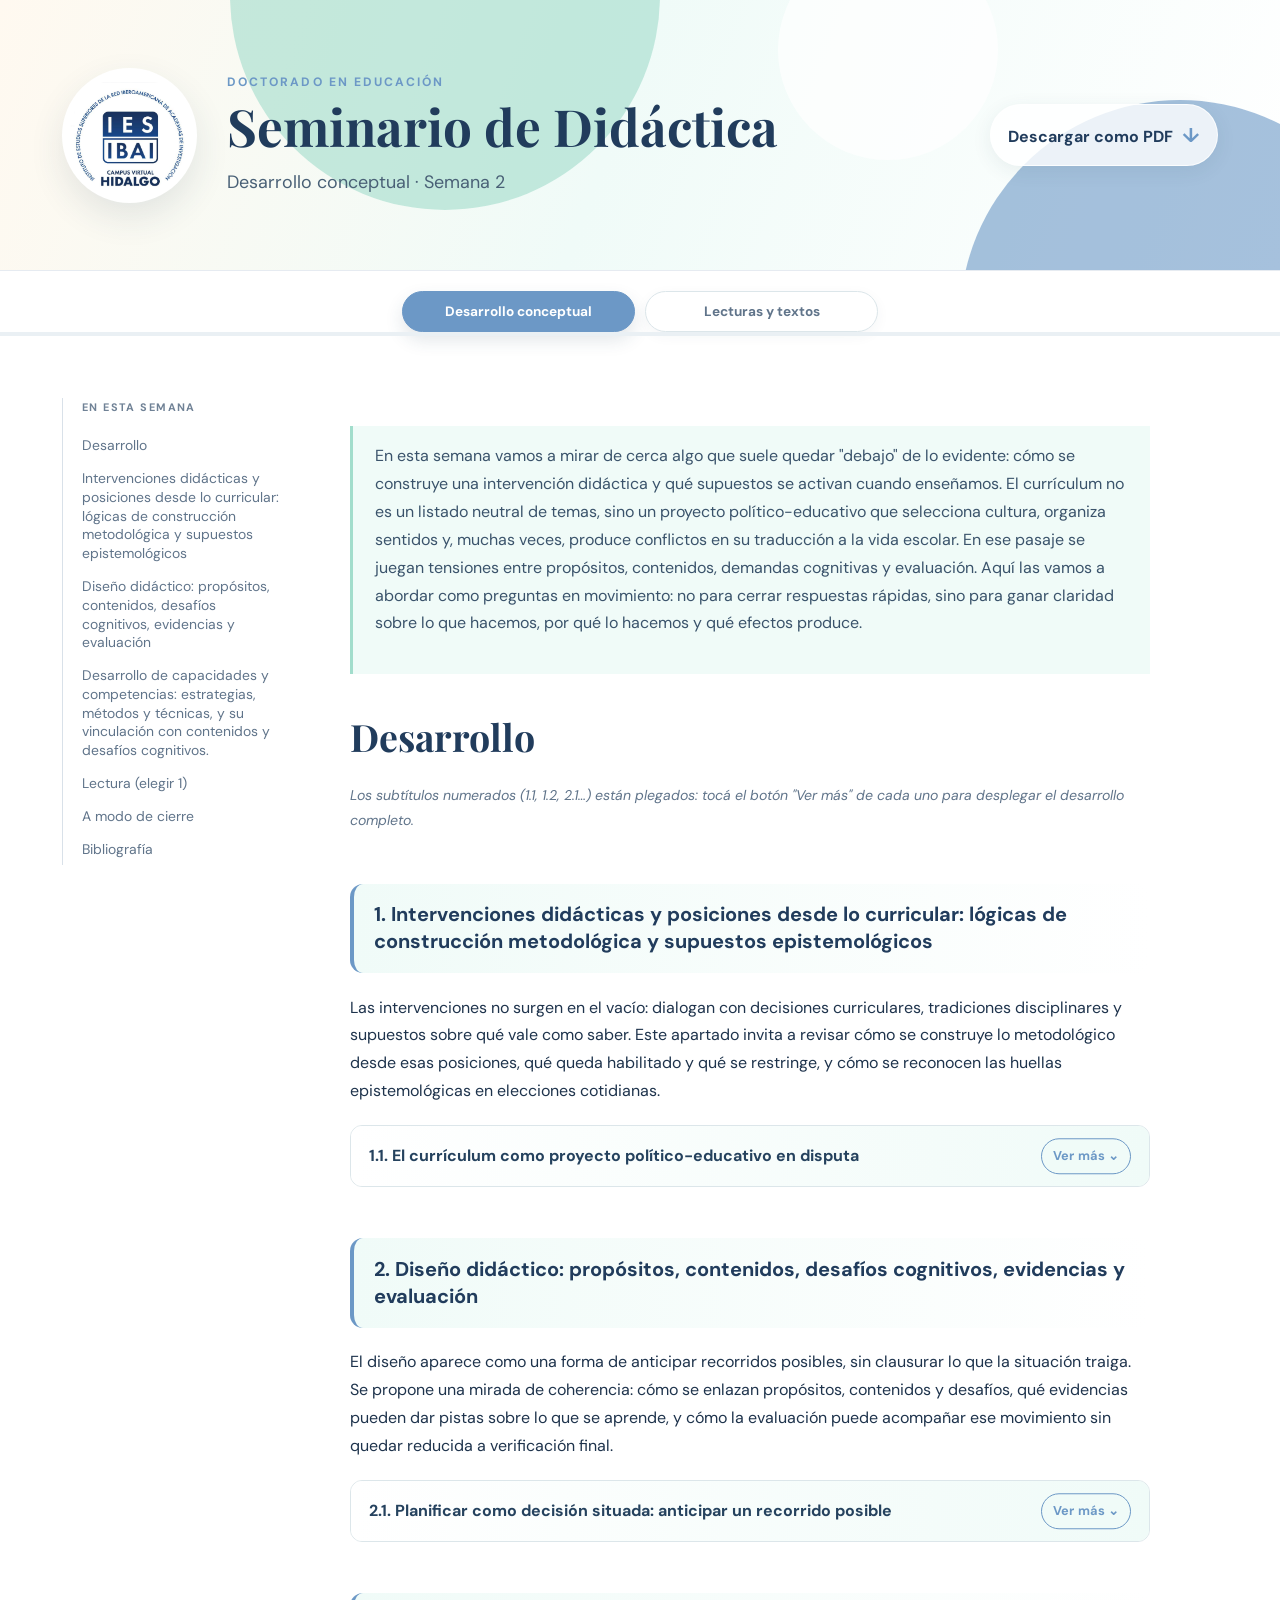
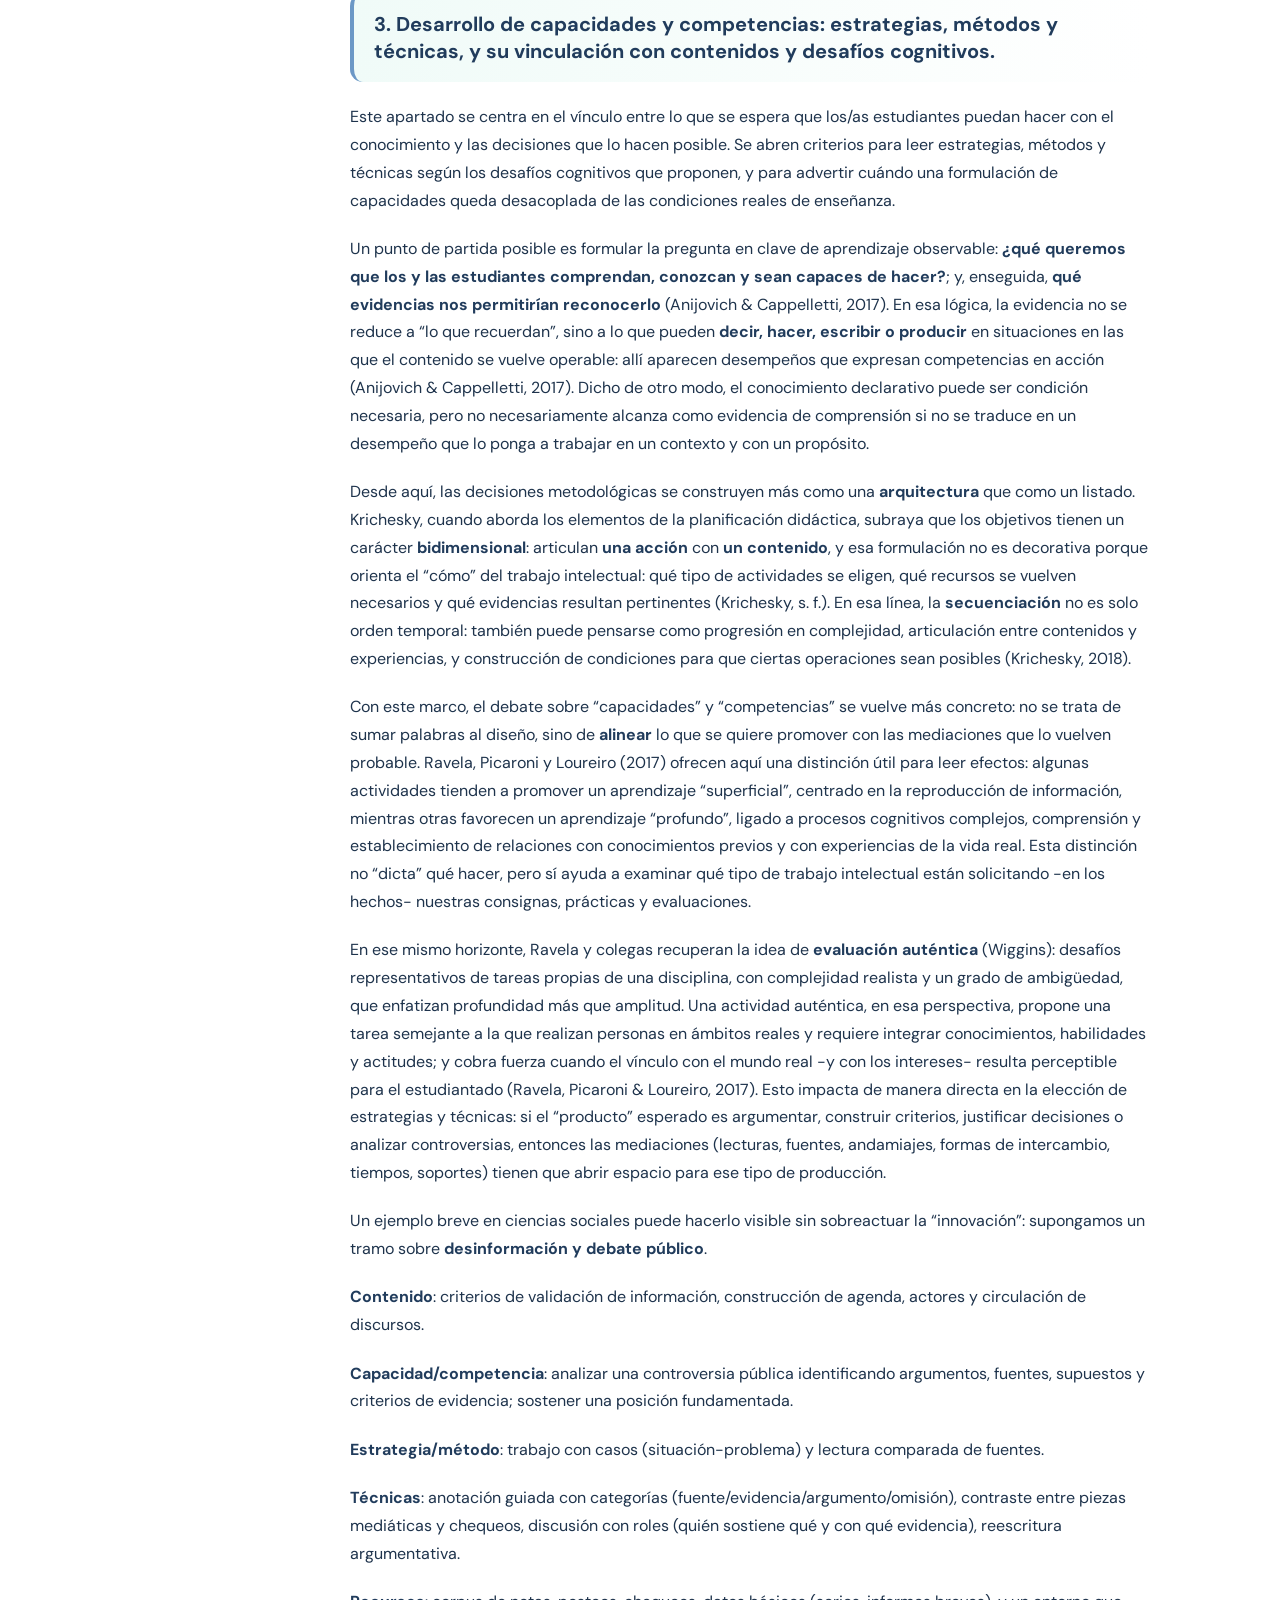
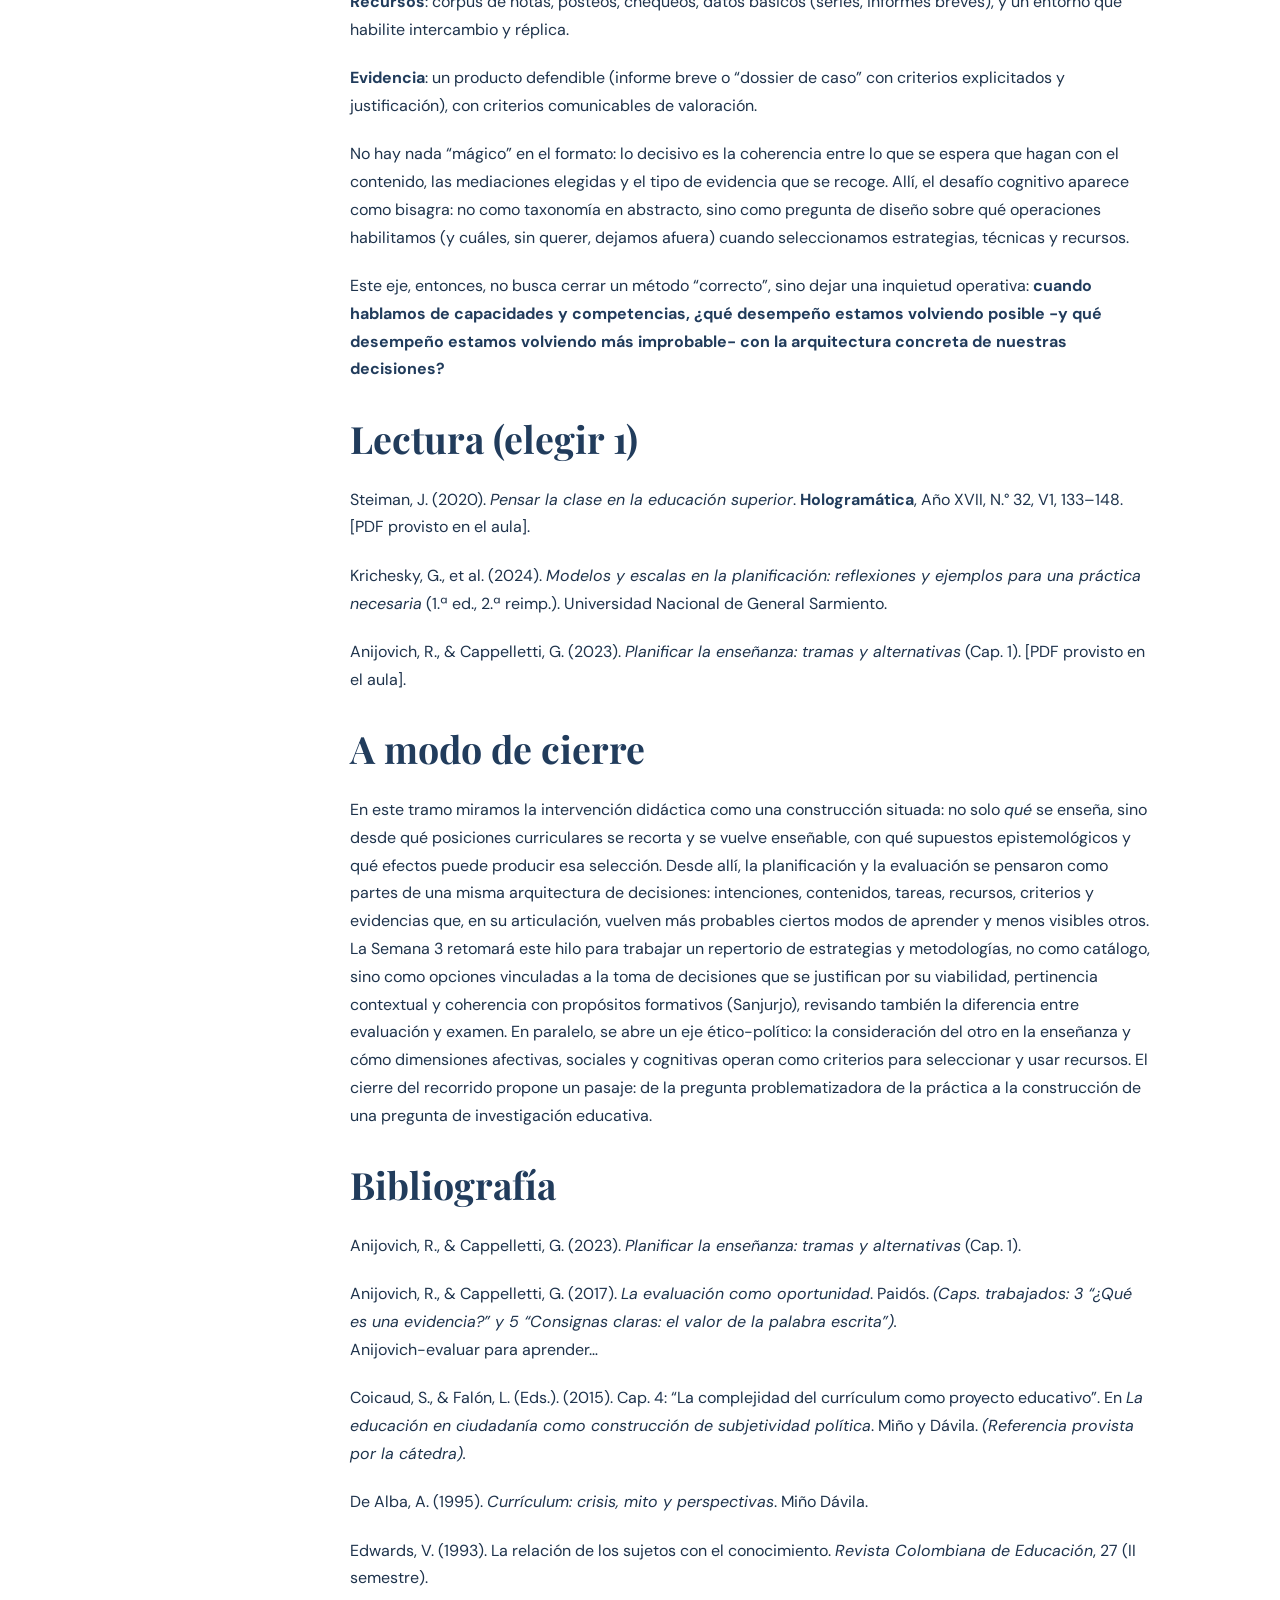
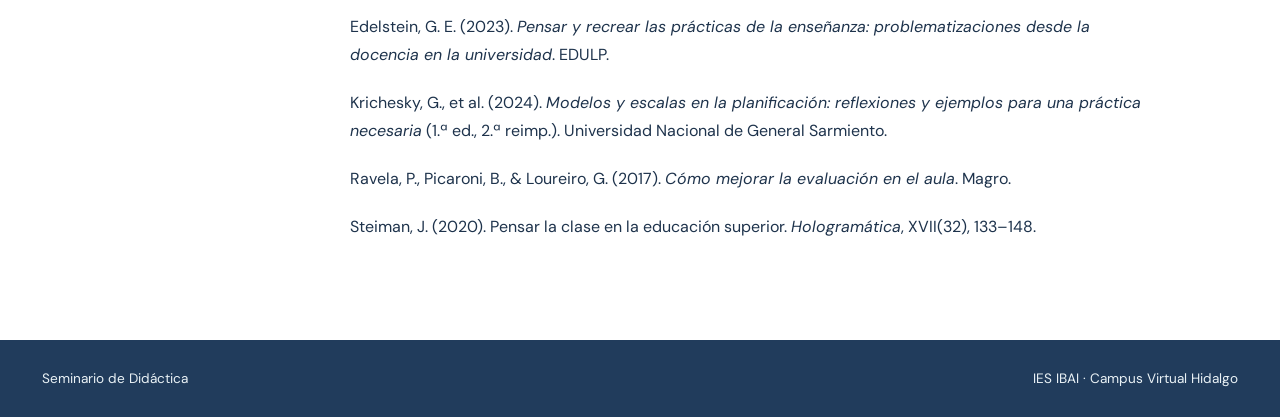
<file: semana-2.html>
<!doctype html>
<html lang="es"><head><meta charset="utf-8"><meta name="viewport" content="width=device-width, initial-scale=1"><meta name="description" content="Seminario de Didáctica. Desarrollo conceptual de la semana 2."><title>Seminario de Didáctica · Semana 2</title><link rel="stylesheet" href="styles.css"><style>:root{--accent:#6c98c6;--accent-2:#a2ddcc;--wash:#f0fbf8}@media print{:root{--accent:#477eb8;--accent-2:#8bd5bf}}</style></head>
<body><header class="hero"><div class="orb orb-a"></div><div class="orb orb-b"></div><div class="orb orb-c"></div><div class="hero-inner"><img class="brand" src="assets/logo-ies-ibai.png" alt="IES IBAI Campus Virtual Hidalgo"><div class="hero-copy"><p class="eyebrow">Doctorado en Educación</p><h1>Seminario de Didáctica</h1><p class="week-label">Desarrollo conceptual · Semana 2</p></div><a class="download" href="https://drive.google.com/file/d/1JlEP61M4s2oU42BTR9racd0KdPDUOduv/view?usp=drive_link" target="_blank" rel="noopener">Descargar como PDF <span aria-hidden="true">↓</span></a></div></header>
<nav class="week-tabs"><button class="week-tab active" data-tab="tabpanel-desarrollo">Desarrollo conceptual</button><button class="week-tab" data-tab="tabpanel-lecturas">Lecturas y textos</button></nav>
<section class="tab-panel active" id="tabpanel-desarrollo"><div class="progress" aria-hidden="true"><span></span></div><div class="page-shell"><aside class="toc" aria-label="En esta página"><p>EN ESTA SEMANA</p><nav id="toc"></nav></aside><main id="content" class="content"><h1>Del diseño al criterio: viabilidad, pertinencia y sentido formativo de la planificación</h1>
<blockquote>
<p>En esta semana vamos a mirar de cerca algo que suele quedar &quot;debajo&quot; de lo evidente: cómo se construye una intervención didáctica y qué supuestos se activan cuando enseñamos. El currículum no es un listado neutral de temas, sino un proyecto político-educativo que selecciona cultura, organiza sentidos y, muchas veces, produce conflictos en su traducción a la vida escolar. En ese pasaje se juegan tensiones entre propósitos, contenidos, demandas cognitivas y evaluación. Aquí las vamos a abordar como preguntas en movimiento: no para cerrar respuestas rápidas, sino para ganar claridad sobre lo que hacemos, por qué lo hacemos y qué efectos produce.</p>
</blockquote>
<h2><strong>Desarrollo</strong></h2>
<p class="accordion-hint">Los subtítulos numerados (1.1, 1.2, 2.1…) están plegados: tocá el botón &quot;Ver más&quot; de cada uno para desplegar el desarrollo completo.</p>
<h3><strong>1. Intervenciones didácticas y posiciones desde lo curricular: lógicas de construcción metodológica y supuestos epistemológicos</strong></h3>
<p>Las intervenciones no surgen en el vacío: dialogan con decisiones curriculares, tradiciones disciplinares y supuestos sobre qué vale como saber. Este apartado invita a revisar cómo se construye lo metodológico desde esas posiciones, qué queda habilitado y qué se restringe, y cómo se reconocen las huellas epistemológicas en elecciones cotidianas.</p>
<h4><strong>1.1. El currículum como proyecto político-educativo en disputa</strong></h4>
<p>Cuando hablamos de currículum, no hablamos solo de un documento. Alicia De Alba (1998) lo define como &quot;síntesis de elementos culturales&quot; -conocimientos, valores, costumbres, creencias, hábitos- que conforman una propuesta político-educativa impulsada por grupos y sectores sociales con intereses &quot;diversos y contradictorios&quot;, donde algunos tienden a ser dominantes o hegemónicos y otros a oponerse y resistir (p. 59). Desde esta perspectiva, el currículum no puede concebirse como un sistema plenamente congruente: en su articulación se presentan contradicciones, negociaciones e imposiciones.</p>
<p>En línea con este planteo, Coicaud y Falón sostienen que el currículum constituye el &quot;proyecto político educativo primordial&quot; porque expresa una tradición selectiva de contenidos culturales. Por eso, las polémicas curriculares se intensifican históricamente alrededor de visiones diferentes -y muchas veces opuestas-  acerca de &quot;lo que vale la pena ser enseñado y aprendido&quot;. El diseño y el desarrollo curricular son de índole política: se entrecruzan intereses de grupos hegemónicos y contrahegemónicos.</p>
<p>A partir de estas claves, vale la pena detenernos en una pregunta que va a acompañar el recorrido: <strong>¿qué elementos culturales hacemos entrar -y cuáles quedan afuera- cuando diseñamos y enseñamos?</strong> En De Alba, lo &quot;valioso&quot; suele sostenerse en relaciones de fuerza donde ciertos grupos logran imponer sentidos, aunque también pueden ingresar elementos de otros sectores que disputan lugar en esa síntesis. Con esto en mente, dejamos planteadas dos preguntas guía: ¿qué intereses se vuelven visibles y cuáles se opacan, excluyen o invisibilizan en los desarrollos curriculares que recibimos y en los que diseñamos? ¿Qué voces y qué criterios de validación quedan sistemáticamente en los márgenes cuando &quot;cumplimos&quot; un programa?</p>
<p>Un ejemplo breve: en un espacio de Formación Ciudadana o Sociología, dos docentes pueden trabajar &quot;desigualdad social&quot; con el mismo diseño curricular de base, pero construir propuestas muy distintas. Una opción es presentarla como un conjunto de indicadores y definiciones para clasificar (pobreza, empleo, escolaridad), con tareas orientadas a reconocer conceptos y aplicar categorías. Otra opción es tratarla como problema público: qué narrativas la explican, qué actores producen diagnósticos, qué intereses se juegan cuando se definen &quot;causas&quot; y &quot;soluciones&quot;, y cómo distintos enfoques construyen objetos y evidencias diferentes. En el primer caso, el currículum tiende a funcionar como inventario de saberes; en el segundo, como síntesis cultural en disputa, donde la selección de voces, conceptos y criterios de validación hace visible qué intereses se vuelven dominantes y cuáles quedan subordinados o resistidos.</p>
<p><strong>Del documento oficial al aula: niveles de especificación curricular</strong></p>
<p>Ahora bien, ese currículum que acabamos de caracterizar como proyecto político-educativo en disputa no llega al aula sin mediaciones. Entre lo que se prescribe en un diseño oficial y lo que efectivamente ocurre en una clase hay distintos niveles donde ese proyecto se define, se interpreta, se traduce y se concreta.</p>
<p>Conviene distinguir al menos tres niveles:</p>
<p><strong>Nivel macro (sistema educativo/políticas públicas):</strong> Diseños curriculares jurisdiccionales o nacionales, marcos de referencia con perfiles de egreso y competencias generales. Aquí se define qué proyecto formativo sostiene el Estado para este nivel.</p>
<p><strong>Nivel meso (institucional):</strong> Proyectos Educativos o Curriculares Institucionales, programas de asignaturas, acuerdos sobre evaluación y organización de tiempos. Aquí se interpreta y adapta lo prescrito al contexto institucional concreto.</p>
<p><strong>Nivel micro (aula/práctica docente):</strong> Planificaciones, secuencias didácticas, decisiones sobre contenidos, estrategias, recursos y evaluación. Aquí ocurre la construcción metodológica situada.</p>
<p>Esta distinción no es solo descriptiva: ayuda a <strong>situar las tensiones</strong> que atraviesan nuestra práctica. Por ejemplo: el diseño macro puede proponer &quot;pensamiento crítico&quot; mientras el programa institucional lista 15 unidades temáticas densas. El docente, en ese marco, puede priorizar abarcar todos los temas antes que trabajar en profundidad. Esa decisión responde a condiciones que vienen de distintos niveles: lo que se prescribe, lo que la institución define como cumplimiento, lo que el docente lee y decide.</p>
<p>Reconocer estas tramas permite dos movimientos: <strong>identificar qué responde a qué nivel</strong> (algunas decisiones vienen condicionadas por marcos que exceden lo micro) y <strong>reconocer márgenes de acción</strong> (qué puedo transformar en mi práctica, qué requiere negociación institucional, qué demanda se disputa en otros niveles).</p>
<p>Cuando analizamos y rediseñamos nuestra práctica, conviene situar las decisiones: ¿Esta decisión metodológica responde a una elección propia o a un programa que heredé? ¿Este contenido lo prioricé o viene prescrito? ¿Esta forma de evaluar la construí o la exige la institución? Situar ayuda a reconocer desde dónde operamos y qué condiciones sostienen o limitan nuestras decisiones. Eso vuelve más realista el análisis y más situado el rediseño.</p>
<p><strong>Currículum como traducción situada, no como implementación técnica</strong></p>
<p>Coicaud y Falón proponen pensar que el currículum puede funcionar como un &quot;significante flotante&quot;: su sentido no queda fijado de una vez y para siempre, sino que se desplaza según discursos y prácticas. Esa movilidad, especialmente en contextos de reforma, puede habilitar tensiones y también cierta incertidumbre para quienes enseñan. En otras palabras, entre lo que el currículum enuncia y lo que ocurre en el aula hay mediaciones -institucionales, biográficas y materiales- que reconfiguran su lectura.</p>
<p>Desde esta lectura de los escenarios educativos, comprendemos que el currículum no se &quot;implementa&quot; como un procedimiento técnico: se traduce y se produce en escenarios situados, atravesados por desigualdades, tensiones y resistencias.</p>
<h4><strong>1.2. La dimensión metodológica no es un &quot;cómo&quot; neutro: supuestos epistemológicos en juego</strong></h4>
<p>Si el currículum es una síntesis cultural y política en disputa, la metodología no puede pensarse como un conjunto de técnicas aplicables en cualquier contexto. Las decisiones metodológicas -cómo presentamos contenidos, qué tareas proponemos, qué consideramos evidencia válida- expresan supuestos epistemológicos: qué entendemos por conocimiento, qué lugar otorgamos a los sujetos en su producción y qué relación sostenemos entre teoría y práctica.</p>
<p>Verónica Edwards lo expresa con claridad: el modo en que organizamos la enseñanza no &quot;acompaña&quot; al contenido como si fuera un envoltorio, sino que es en sí mismo contenido, produce significado y redefine qué conocimiento se construye y cómo se lo valida. En sus términos:</p>
<p>&quot;El contenido no es independiente de la forma en la cual es presentado. La forma tiene significados que se agregan al &#x27;contenido&#x27; transmitido produciéndose una síntesis, un nuevo contenido. Por ejemplo: la secuencia y orden de los contenidos, el rito del dato, el control de la transmisión, la demanda de respuesta textual, la posición física requerida para responder, etc., no son sólo formas vacías, sino son en sí mismas, un mensaje que altera y resignifica&quot; (Edwards, 1993, p. 2).</p>
<p>Dicho simple: <strong>el método no es un &quot;cómo&quot; neutro, siempre deja ver una posición</strong>. Una misma herramienta puede inscribirse en lógicas muy distintas según el marco que la orienta. Por ejemplo, una técnica &quot;participativa&quot; puede reducirse a una participación de adhesión -rápida, superficial-, o bien abrir un espacio de análisis y controversia si está pensada para sostener argumentación, lectura crítica y producción de pensamiento.</p>
<p>Esto también se juega en la propia arquitectura de las mediaciones: no es igual trabajar en un entorno virtual organizado alrededor de entregas individuales y cuestionarios autocorregibles -con tableros de progreso, alertas de atraso y métricas de rendimiento- que en uno que vuelve disponibles espacios de coautoría, conversación y réplica (comentarios entre pares, hilos de discusión, historial de decisiones). En el primer caso, el dispositivo tiende a empujar hacia el cumplimiento y la respuesta &quot;correcta&quot;; en el segundo, hace más probable que el conocimiento se construya como problema, intercambio y disputa de sentidos.</p>
<p>También podemos ver esta lógica en ejemplos concretos donde la arquitectura de la herramienta ya trae inscripta una relación posible con el saber, sin que eso determine todo, pero sí oriente: Google Classroom suele organizar la experiencia alrededor de la asignación-entrega-calificación, con intercambios más acotados; su lógica de base tiende a ordenar la enseñanza desde el seguimiento y el cumplimiento. Moodle, en cambio, ofrece una estructura más flexible y modular, que permite configurar con mayor variedad la secuencia, los espacios de intercambio y los modos de evaluación. Y si nos desplazamos hacia entornos tipo metaverso o experiencias con mapas abiertos, la espacialidad y la navegación habilitan otras arquitecturas: recorridos menos lineales, exploración, elección de itinerarios y formas de interacción más heterogéneas. La pregunta no es solo qué herramienta usamos, sino <strong>qué tipo de relación con el conocimiento vuelve más probable su arquitectura, y qué decisiones didácticas necesitamos para tensarla, ampliarla o reorientarla</strong>.</p>
<h4><strong>1.3. Tensiones, matrices heredadas y posibilidades de transformación</strong></h4>
<p>Edelstein propone pensar la intervención didáctica sin simplificarla: las tensiones y contradicciones no remiten solamente a decisiones individuales, sino que se entraman con la historia formativa y con las condiciones institucionales en las que enseñamos. Desde ese enfoque, la formación orientada a prácticas transformadoras supone &quot;volver sobre matrices interiorizadas&quot; en el largo recorrido de escolarización; matrices muchas veces asociadas a &quot;prefiguraciones ideales acerca de las prácticas docentes&quot;, a &quot;patrones formales comunes que no admiten el reconocimiento de la diversidad&quot;, a &quot;estereotipos y prejuicios&quot; que, al no haber sido objeto de procesos reflexivos fuertes, se actualizan en la cotidianeidad, y también a &quot;categorías cristalizadas&quot; cuyo peso de legitimidad puede inhibir la posibilidad de leer contextos, instituciones, grupos y sujetos en sus singularidades (Edelstein, 2023, p. 176).</p>
<p><strong>Un ejemplo:</strong> un docente universitario sostiene que valora la participación estudiantil, pero cuando los estudiantes no intervienen espontáneamente, interpreta ese silencio como &quot;desinterés&quot; o &quot;falta de preparación&quot;. Esa lectura puede estar operando desde una matriz heredada: la idea de que &quot;el buen estudiante universitario participa activamente sin que se lo pidan&quot;. Lo que queda invisible es que ese patrón puede no reconocer otras formas de participación (la escucha atenta, la pregunta escrita, la consulta en otro momento) ni considerar trayectorias educativas donde tomar la palabra en público no fue habilitado o valorado. Volver sobre esa matriz permite preguntarse: ¿qué condiciones estoy construyendo para que distintos modos de participación sean posibles?</p>
<p>En esa dirección, lo que podría volverse transformable no es &quot;la práctica&quot; como objeto homogéneo, sino ese repertorio de matrices y categorías heredadas, en la medida en que se las vuelve objeto de indagación, análisis y reflexión.</p>
<p>Esta perspectiva se vuelve especialmente visible cuando miramos la práctica en situación, allí donde lo planificado se encuentra con lo imprevisto y donde las matrices heredadas tienden a activarse con mayor fuerza. Edelstein señala que la multidimensionalidad, la impredictibilidad, la simultaneidad y la inmediatez pueden hacer que, ante situaciones problemáticas, se reactualicen &quot;contenidos y formas&quot; en una suerte de &quot;salida del paso&quot;, incluso en tensión con los enfoques que sostenemos (Edelstein, 2023, p. 58).</p>
<p><strong>Volviendo al ejemplo:</strong> ese mismo docente puede haber planificado una clase con trabajo en grupos pequeños y puesta en común, pero si al llegar al aula nota que &quot;nadie habla&quot;, la &quot;salida del paso&quot; puede ser volver rápidamente a la exposición magistral (&quot;bueno, entonces les explico yo&quot;). Esa reacción es comprensible ante la urgencia, pero reactualiza la matriz heredada: si no participan como espero, retomo el control de la palabra. Lo que queda sin revisar es qué pasó: ¿la consigna era clara? ¿hubo tiempo suficiente para pensar? ¿el clima habilitaba arriesgar ideas? ¿qué significados tiene el silencio en este grupo?</p>
<p>Leída así, la noción se orienta a volver legible la coherencia entre lo que decimos y lo que efectivamente ocurre, lo que se trabaja con tiempo, con análisis, con revisión.</p>
<p>De ahí el gesto que Edelstein propone: producir un &quot;efecto de desnaturalización&quot;, asumir una posición de extrañamiento para interrogar matrices y marcas interiorizadas acríticamente, lo que venimos sosteniendo desde la primera semana. <strong>Esto implica preguntarnos, en cada decisión metodológica: ¿qué estoy dando por supuesto sobre cómo &quot;debería&quot; ser un estudiante, una clase, un aprendizaje? ¿Qué voces, qué formas de saber, qué modos de participación quedan invisibilizados cuando sostengo ese supuesto?</strong></p>
<p>Porque si lo curricular se configura como síntesis cultural en disputa, nuestras decisiones didácticas también están disputando: qué cuenta como conocimiento legítimo, quién tiene derecho a la palabra, qué relaciones de poder se sostienen o se transforman en cada clase.</p>
<h3><strong>2. Diseño didáctico: propósitos, contenidos, desafíos cognitivos, evidencias y evaluación</strong></h3>
<p>El diseño aparece como una forma de anticipar recorridos posibles, sin clausurar lo que la situación traiga. Se propone una mirada de coherencia: cómo se enlazan propósitos, contenidos y desafíos, qué evidencias pueden dar pistas sobre lo que se aprende, y cómo la evaluación puede acompañar ese movimiento sin quedar reducida a verificación final.</p>
<h4><strong>2.1. Planificar como decisión situada: anticipar un recorrido posible</strong></h4>
<p>Si pensamos la planificación desde una perspectiva no lineal, el foco se desplaza a construir una <strong>hipótesis de trabajo</strong> que se ajusta en diálogo con lo que efectivamente ocurre. En esa línea, Anijovich y Cappelletti destacan el carácter tentativo de la planificación y su apertura a modificaciones cuando la propuesta se encuentra con la práctica</p>
<p>En esa misma dirección, Graciela Krichesky  (2018) organiza la planificación alrededor de algunos componentes que ayudan a volver visibles las decisiones: <strong>fundamentación</strong>, <strong>definición de intenciones</strong> (propósitos y/u objetivos), <strong>selección y secuenciación de contenidos</strong>, <strong>estrategias/tareas/actividades</strong> y <strong>propuesta de evaluación</strong>. A ese esquema suman un gesto didáctico que suele quedar en segundo plano, pero que vuelve más realista el diseño: <strong>anticipar errores o respuestas habituales</strong> del estudiantado y prever intervenciones posibles.</p>
<p>Seguramente ustedes ya conocen lo que viene, sin embargo quisiera recuperar brevemente qué contiene cada componente a fin de dar marco a este punto; haremos puente con las preguntas clásicas que se proponen en la planificación didáctica: <strong>qué, por qué, para qué, cómo, cuándo, dónde y con qué</strong> enseñar y evaluar. </p>
<p>La <strong>fundamentación</strong> responde al <strong>por qué</strong> y al <strong>desde dónde</strong>: explicita el encuadre teórico, la concepción de enseñanza y de sujeto, y puede anticipar la estructura general del recorrido y su articulación con otras asignaturas. </p>
<p>Las <strong>intenciones</strong> (propósitos y/u objetivos) orientan el <strong>para qué</strong> de la propuesta; sin caer en una lógica tecnicista, Krichesky subraya que definir objetivos forma parte de la tarea de enseñar. </p>
<p>La selección, organización y secuenciación de <strong>contenidos</strong> responde al <strong>qué</strong> y al <strong>en qué orden</strong>, es decir, qué recortes se priorizan y qué progresión se propone. </p>
<p>Las <strong>estrategias, tareas y actividades</strong> trabajan el <strong>cómo</strong>: qué experiencias se ofrecerán para que el estudiantado se vincule con esos contenidos. </p>
<p>Los <strong>recursos</strong> responden al <strong>con qué</strong> y también modulan el cómo: materiales, fuentes, entornos, herramientas y soportes que hacen posible -o limitan- ciertos tipos de trabajo. </p>
<p>La <strong>evaluación</strong>, por su parte, cruza varias preguntas: <strong>qué</strong> información se busca, <strong>cómo</strong> se la recoge e interpreta, <strong>cuándo</strong> se la produce y con qué criterios, para leer avances y orientar decisiones. </p>
<p>Finalmente, <strong>cuándo</strong> y <strong>dónde</strong> atraviesan todos los componentes: tiempos disponibles, ritmos, espacios (áulicos, institucionales, virtuales) y condiciones reales de trabajo que son claves en la configuración del diseño.</p>
<p>Si bien este listado de elementos nos son de gran utilidad al momento de pensar nuestras clases, lo cierto es que ese proceso de pensar la clase antes de que ocurre implica que volvemos sobre esas preguntas una y otra vez, y no necesariamente en orden, en realidad aparecen de modo recurrente. Steiman (2020) las organiza en <strong>seis “puertas” o categorías didácticas</strong>: <strong>sentido pedagógico</strong>, <strong>categorías conceptuales del contenido</strong>, <strong>desafíos cognitivos</strong>, <strong>formato de actividad</strong>, <strong>recursos didácticos</strong> y <strong>tiempo. </strong></p>
<p>En ese proceso de diseño este autor dice que aparecen esas “puertas” en dos dimensiones de progresión:</p>
<p><strong>La progresión del sentido</strong> abre primero las puertas del sentido<strong> pedagógico, las categorías </strong><strong>conceptuales  y</strong><strong> los desafíos cognitivos.</strong></p>
<p><strong>La progresión del formato</strong> abre las de <strong>formato de actividad, los recursos didácticos y el tiempo</strong>, más cerca de lo operativo e instrumental.</p>
<p>Steiman señala que podemos empezar por cualquier puerta, pero sugiere no omitir las categorías del sentido porque delimitan la <strong>razón pedagógica</strong> de lo que se va a enseñar (Steiman, 2020 pp. 136-137).</p>
<p>Veamos con más detalle qué implican cada una de estas puertas en las progresiones del diseño didáctico:</p>
<p><strong>Sentido pedagógico</strong>: Para Steiman, el sentido pedagógico se refiere &quot;<em>a la intencionalidad que manifiestan los propósitos de una clase: hay algo que está en el foco, en el centro de la intención&quot;</em> (2020, p. 136). Por más que en cada momento haya intencionalidades particulares, hay<em> &quot;algo así como una intencionalidad medular que es la que orienta las decisiones de la clase y que define su unidad de sentido&quot;</em> (p. 136). El sentido remite a los significados con los que se asume la razón de ser de una clase. El autor prefiere usar este término antes que &quot;propósito&quot; para evitar caer en una discusión técnica, ya que no está desarrollando una idea de diseño sino <em>&quot;una idea de actividad cognitiva, de procesamiento&quot; </em>(p. 136). En ocasiones, encontrar el sentido es un proceso que se lleva a cabo a medida que se va pensando la clase; en otros casos, la pregunta acerca del sentido pedagógico es uno de los primeros interrogantes que aparecen.</p>
<p><strong>Categorías conceptuales del contenido</strong>: Esta categoría, según Steiman, <em>&quot;aparece muy recurrentemente como una de las puertas iniciales para entrar en la clase pensada&quot;</em> (2020, p. 136). Pero no siempre aparece con suficiente claridad, ya que no es lo mismo pensar la clase a partir de un tema, que de un contenido, o de las categorías conceptuales de un contenido.</p>
<p>El autor diferencia: el <strong>tema</strong> es <em>&quot;una nominación general que refiere a una cuestión a enseñar sin implicancias referidas al enfoque desde el cual se pretende que esa cuestión se aborde&quot;</em> (Steiman, 2020, p. 137), por ejemplo: &quot;la casa&quot;. El <strong>contenido</strong> es <em>&quot;una especificación temática que incluye, además, alguna referencia de tipo conceptual que permite identificar una particular (y no genérica) manera de abordarlo&quot;</em> (p. 137), por ejemplo: &quot;la casa en tanto hábitat compartido&quot;. Las <strong>categorías conceptuales del contenido</strong> son <em>&quot;ese conjunto de nociones que se pretende enseñar y que conforman la estructura conceptual de la clase&quot; </em>(p. 137), por ejemplo: &quot;la casa como hábitat compartido: experiencias cotidianas, espacios de privacidad, procesos de comunicación implicados, pertenencia y enajenación de los espacios&quot;. Recién cuando empezamos a pensar las categorías conceptuales que incluiremos como objeto de enseñanza, sostiene Steiman,<em> &quot;la clase empieza a tomar vida como &#x27;clase pensada&#x27;&quot; </em>(p. 137).</p>
<p>Ahora bien, definir las categorías conceptuales no alcanza si no nos preguntamos qué queremos que hagan con ellas quienes aprenden. Acá entra la tercera puerta de la progresión del sentido. Steiman utiliza el término <em><strong>desafíos cognitivos</strong></em> —recuperándolo de Edelstein (2011)— para referirse <em>&quot;a la puesta en marcha de los diferentes dominios que se manifiestan dentro de una estructura cognitiva tales como: la comprensión, el análisis, el juicio evaluativo, la percepción, la atención, la comunicación, la resolución, etc.&quot;</em> (Steiman, 2020, p. 138). Dicho simple: los desafíos cognitivos son las operaciones intelectuales que se activan como resultado de una determinada propuesta didáctica.</p>
<p>Y acá aparece algo que vale la pena señalar. Steiman advierte que en este punto <em>&quot;aparece uno de los mayores vacíos de la clase que se piensa porque, en muchas ocasiones, se omite detenerse en esta estación&quot; </em>(2020, p. 138). Como si tener claras las categorías conceptuales del contenido a enseñar alcanzara para garantizar que ocurra aprendizaje. Pero no: definir <em>qué</em> se va a enseñar no dice nada sobre <em>cómo</em> queremos que trabajen intelectualmente con eso. Por eso el autor sostiene que <em>&quot;los desafíos cognitivos, se presentan como un verdadero catalizador del contenido y un disparador de la actividad didáctica&quot;</em> (p. 138).</p>
<p>La pregunta clave que formula Steiman es: <em>&quot;¿cómo quiero que trabajen cognitivamente los/as estudiantes a medida que se van apropiando de las categorías conceptuales que voy a enseñar?&quot;</em> (2020, p. 138). Y en el cúmulo de respuestas posibles, señala, hay diferencias sustanciales: no es lo mismo poder definir qué es un espacio de privacidad en la casa que identificar qué circunstancias hacen que los espacios de privacidad sean vulnerados. Lo primero es reconocimiento; lo segundo es análisis aplicado. El contenido puede ser el mismo (&quot;espacios de privacidad&quot;), pero el desafío cognitivo cambia radicalmente la naturaleza de lo que se está enseñando.</p>
<p>Leído así, planificar puede pensarse como un proceso de construcción de una arquitectura de decisiones que va mostrando prioridades, secuencias y apoyos, sabiendo que esa arquitectura se reescribe a medida que el proceso avanza. En este marco, una pregunta orientadora podría ser: ¿qué relaciones estamos construyendo -de manera explícita o implícita- entre propósitos, contenidos, tareas y evaluación cuando diseñamos una propuesta?</p>
<p>Cuando planificación y evaluación se piensan como decisiones articuladas (propósitos/objetivos, contenidos, tareas, recursos, criterios y evidencias), suele volverse más visible <em>dónde</em> aparecen desajustes: no tanto entre los coherente y cohesivo, sino entre <strong>lo que decimos que buscamos</strong> y <strong>lo que nuestras consignas y criterios vuelven probable</strong> que ocurra. Esa distancia -a veces sutil- es la que conviene retomar como objeto de análisis en los tramos siguientes.</p>
<h4><strong>2.2. Evaluación en diálogo con la enseñanza</strong></h4>
<p>Antes de adentrarnos en qué evaluar y cómo, conviene detenernos en algo que suele quedar poco interrogado: la relación entre lo que ocurre durante la enseñanza y lo que pedimos en la evaluación.</p>
<p>Cuando esa relación se construye con coherencia, la evaluación funciona como continuidad del trayecto: los estudiantes pueden reconocer que lo trabajado en clase se vuelve trabajable en la evaluación. Cuando esa relación queda desdibujada, aparecen señales: estudian &quot;para la prueba&quot; buscando anticipar qué se preguntará, las actividades del recorrido quedan como preparación genérica, lo que se priorizó en clase parece desconectado de lo que finalmente se valora.</p>
<p><strong>¿Qué tipo de desempeño estamos pidiendo en la evaluación? ¿Guarda relación con las capacidades que promovimos durante la enseñanza?</strong></p>
<p>Un ejemplo puede hacerlo visible: durante el trayecto trabajamos con análisis de fuentes, debates argumentados, contraste de perspectivas. Llega la evaluación y podemos proponer distintos recorridos. Uno posible: pedir que analicen una fuente nueva (no vista en clase) aplicando las categorías trabajadas, justificando la interpretación con evidencias. Acá, lo que se hizo durante el trayecto se vuelve herramienta disponible para una situación nueva.</p>
<p><strong>Evidencias de aprendizaje: ¿qué información necesitamos para tomar decisiones?</strong></p>
<p>Anijovich y Cappelletti (2017) proponen pensar la evaluación como &quot;un proceso por el cual recogemos en forma sistemática información&quot; para &quot;elaborar un juicio de valor&quot; y &quot;tomar una decisión&quot;. Desde ahí, la pregunta se desplaza: ya no es &quot;¿con qué instrumento evaluamos?&quot; sino <strong>&quot;¿qué información necesitamos recoger para leer qué se está pudiendo hacer con lo enseñado?&quot;</strong> A esas informaciones las autoras las denominan &quot;evidencias de aprendizaje&quot;.</p>
<p>Esa búsqueda de evidencias supone un trabajo de diseño: formular preguntas y proponer consignas que permitan volver visible el aprendizaje. Y acá aparece algo importante: esa evidencia no &quot;habla sola&quot;, debe ser interpretada. Por eso, además de elegir instrumentos, se trata de sostener criterios que hagan esa lectura comunicable y revisable.</p>
<p>Las autoras plantean tres principios que invitan a mirar el trayecto completo:</p>
<p>Definir evidencias en relación con objetivos y criterios (no como algo genérico).</p>
<p>Poner en diálogo actividades, consignas y producciones cotidianas con esos criterios: a veces, allí ya hay evidencia disponible.</p>
<p>Sostener variedad de fuentes y continuidad entre enseñanza y evaluación, de modo que evaluar no funcione como quiebre sino como una práctica constante.</p>
<p>Incluso, si ciertas producciones del trayecto ya permiten ver lo que se busca, puede ser redundante diseñar otro instrumento para recolectar lo mismo.</p>
<p><strong>Aprendizaje superficial y aprendizaje profundo: qué modelamos cuando evaluamos</strong></p>
<p>Lo que evaluamos también modela el tipo de aprendizaje que se vuelve probable. Ravela, Picaroni y Loureiro (2017) distinguen entre un aprendizaje superficial -centrado en la reproducción de información- y un aprendizaje profundo -orientado a la comprensión, a la relación con conocimientos previos y a la conexión con situaciones reales-.</p>
<p>Este es un momento oportuno para preguntarnos: <strong>¿las actividades de evaluación que proponemos piden reproducción o invitan a comprender, relacionar, transferir, argumentar?</strong></p>
<p><strong>Evaluación auténtica: cuando el conocimiento se usa en contextos que importan</strong></p>
<p>Una vía para trabajar esa pregunta es pensar en evaluación a través de situaciones auténticas. Retomando a Wiggins, Ravela y colegas definen &quot;pruebas auténticas&quot; como desafíos representativos de las tareas propias de una disciplina, con complejidad realista, énfasis en la profundidad y problemas poco estructurados. Y subrayan algo importante: lo &quot;auténtico&quot; no se limita a lo cotidiano, también incluye situaciones propias de cómo cada disciplina construye conocimiento.</p>
<p>En términos operativos, una actividad auténtica propone una tarea similar a la de ámbitos reales e integra saberes, habilidades y actitudes. Transformar consignas típicamente escolares puede implicar incorporar contextos significativos, propósitos, destinatarios posibles, etapas de trabajo y un producto final claro. Y esto se plantea como un enriquecimiento progresivo, paso a paso.</p>
<p><strong>Evaluación formativa: el puente entre enseñanza y aprendizaje</strong></p>
<p>Ravela y colegas distinguen entre evaluación sumativa (al final, para calificar) y formativa (durante el proceso, para adaptar la enseñanza). Citan a Wiliam al definir la evaluación como <em>&quot;el puente entre la enseñanza y el aprendizaje&quot;</em>: una práctica que ayuda a percibir la distancia entre intenciones y aprendizajes alcanzados y a actuar en consecuencia.</p>
<p>Para que ese puente funcione, proponen distinguir entre valoración, devolución y orientación. Lo central en la evaluación formativa se juega en las devoluciones y la orientación: qué se logró, qué falta, qué puede hacerse después.</p>
<p><strong>La consigna: bisagra entre enseñanza y evaluación</strong></p>
<p>Finalmente, una bisagra concreta suele estar en la consigna. Anijovich la define como un &quot;texto de enseñanza y evaluación&quot; que mediatiza la relación entre docentes y estudiantes. Una consigna clara puede favorecer la autonomía: explicita qué tienen que hacer, por qué y para qué. Si el mensaje es ambiguo, puede abrir interpretaciones divergentes y terminar ocultando qué se espera realmente.</p>
<p>Una pregunta que deja abierto el enlace con lo trabajado: <strong>¿qué tipo de relación con el conocimiento se vuelve más probable cuando diseñamos evaluaciones centradas en reproducción, y qué otras relaciones se habilitan cuando las tareas piden comprensión, decisiones y argumentación situada con criterios explícitos?</strong></p>
<h3><strong>3. Desarrollo de capacidades y competencias: estrategias, métodos y técnicas, y su vinculación con contenidos y desafíos cognitivos.</strong></h3>
<p>Este apartado se centra en el vínculo entre lo que se espera que los/as estudiantes puedan hacer con el conocimiento y las decisiones que lo hacen posible. Se abren criterios para leer estrategias, métodos y técnicas según los desafíos cognitivos que proponen, y para advertir cuándo una formulación de capacidades queda desacoplada de las condiciones reales de enseñanza.</p>
<p>Un punto de partida posible es formular la pregunta en clave de aprendizaje observable: <strong>¿qué queremos que los y las estudiantes comprendan, conozcan y sean capaces de hacer?</strong>; y, enseguida, <strong>qué evidencias nos permitirían reconocerlo</strong> (Anijovich &amp; Cappelletti, 2017). En esa lógica, la evidencia no se reduce a “lo que recuerdan”, sino a lo que pueden <strong>decir, hacer, escribir o producir</strong> en situaciones en las que el contenido se vuelve operable: allí aparecen desempeños que expresan competencias en acción (Anijovich &amp; Cappelletti, 2017). Dicho de otro modo, el conocimiento declarativo puede ser condición necesaria, pero no necesariamente alcanza como evidencia de comprensión si no se traduce en un desempeño que lo ponga a trabajar en un contexto y con un propósito.</p>
<p>Desde aquí, las decisiones metodológicas se construyen más como una <strong>arquitectura </strong>que como un listado. Krichesky, cuando aborda los elementos de la planificación didáctica, subraya que los objetivos tienen un carácter <strong>bidimensional</strong>: articulan <strong>una acción</strong> con <strong>un contenido</strong>, y esa formulación no es decorativa porque orienta el “cómo” del trabajo intelectual: qué tipo de actividades se eligen, qué recursos se vuelven necesarios y qué evidencias resultan pertinentes (Krichesky, s. f.). En esa línea, la <strong>secuenciación</strong> no es solo orden temporal: también puede pensarse como progresión en complejidad, articulación entre contenidos y experiencias, y construcción de condiciones para que ciertas operaciones sean posibles (Krichesky, 2018).</p>
<p>Con este marco, el debate sobre “capacidades” y “competencias” se vuelve más concreto: no se trata de sumar palabras al diseño, sino de <strong>alinear</strong> lo que se quiere promover con las mediaciones que lo vuelven probable. Ravela, Picaroni y Loureiro (2017) ofrecen aquí una distinción útil para leer efectos: algunas actividades tienden a promover un aprendizaje “superficial”, centrado en la reproducción de información, mientras otras favorecen un aprendizaje “profundo”, ligado a procesos cognitivos complejos, comprensión y establecimiento de relaciones con conocimientos previos y con experiencias de la vida real. Esta distinción no “dicta” qué hacer, pero sí ayuda a examinar qué tipo de trabajo intelectual están solicitando -en los hechos- nuestras consignas, prácticas y evaluaciones.</p>
<p>En ese mismo horizonte, Ravela y colegas recuperan la idea de <strong>evaluación auténtica</strong> (Wiggins): desafíos representativos de tareas propias de una disciplina, con complejidad realista y un grado de ambigüedad, que enfatizan profundidad más que amplitud. Una actividad auténtica, en esa perspectiva, propone una tarea semejante a la que realizan personas en ámbitos reales y requiere integrar conocimientos, habilidades y actitudes; y cobra fuerza cuando el vínculo con el mundo real -y con los intereses- resulta perceptible para el estudiantado (Ravela, Picaroni &amp; Loureiro, 2017). Esto impacta de manera directa en la elección de estrategias y técnicas: si el “producto” esperado es argumentar, construir criterios, justificar decisiones o analizar controversias, entonces las mediaciones (lecturas, fuentes, andamiajes, formas de intercambio, tiempos, soportes) tienen que abrir espacio para ese tipo de producción.</p>
<p>Un ejemplo breve en ciencias sociales puede hacerlo visible sin sobreactuar la “innovación”: supongamos un tramo sobre <strong>desinformación y debate público</strong>.</p>
<p><strong>Contenido</strong>: criterios de validación de información, construcción de agenda, actores y circulación de discursos.<br></p>
<p><strong>Capacidad/competencia</strong>: analizar una controversia pública identificando argumentos, fuentes, supuestos y criterios de evidencia; sostener una posición fundamentada.<br></p>
<p><strong>Estrategia/método</strong>: trabajo con casos (situación-problema) y lectura comparada de fuentes.<br></p>
<p><strong>Técnicas</strong>: anotación guiada con categorías (fuente/evidencia/argumento/omisión), contraste entre piezas mediáticas y chequeos, discusión con roles (quién sostiene qué y con qué evidencia), reescritura argumentativa.<br></p>
<p><strong>Recursos</strong>: corpus de notas, posteos, chequeos, datos básicos (series, informes breves), y un entorno que habilite intercambio y réplica.<br></p>
<p><strong>Evidencia</strong>: un producto defendible (informe breve o “dossier de caso” con criterios explicitados y justificación), con criterios comunicables de valoración.<br></p>
<p>No hay nada “mágico” en el formato: lo decisivo es la coherencia entre lo que se espera que hagan con el contenido, las mediaciones elegidas y el tipo de evidencia que se recoge. Allí, el desafío cognitivo aparece como bisagra: no como taxonomía en abstracto, sino como pregunta de diseño sobre qué operaciones habilitamos (y cuáles, sin querer, dejamos afuera) cuando seleccionamos estrategias, técnicas y recursos.</p>
<p>Este eje, entonces, no busca cerrar un método “correcto”, sino dejar una inquietud operativa: <strong>cuando hablamos de capacidades y competencias, ¿qué desempeño estamos volviendo posible -y qué desempeño estamos volviendo más improbable- con la arquitectura concreta de nuestras decisiones?</strong></p>
<h2><strong>Lectura (elegir 1)</strong></h2>
<p>Steiman, J. (2020). <em>Pensar la clase en la educación superior</em>. <strong>Hologramática</strong>, Año XVII, N.° 32, V1, 133–148. [PDF provisto en el aula].</p>
<p>Krichesky, G., et al. (2024). <em>Modelos y escalas en la planificación: reflexiones y ejemplos para una práctica necesaria</em> (1.ª ed., 2.ª reimp.). Universidad Nacional de General Sarmiento.</p>
<p>Anijovich, R., &amp; Cappelletti, G. (2023). <em>Planificar la enseñanza: tramas y alternativas</em> (Cap. 1). [PDF provisto en el aula].</p>
<h2><strong>A modo de cierre</strong></h2>
<p>En este tramo miramos la intervención didáctica como una construcción situada: no solo <em>qué</em> se enseña, sino desde qué posiciones curriculares se recorta y se vuelve enseñable, con qué supuestos epistemológicos y qué efectos puede producir esa selección. Desde allí, la planificación y la evaluación se pensaron como partes de una misma arquitectura de decisiones: intenciones, contenidos, tareas, recursos, criterios y evidencias que, en su articulación, vuelven más probables ciertos modos de aprender y menos visibles otros. La Semana 3 retomará este hilo para trabajar un repertorio de estrategias y metodologías, no como catálogo, sino como opciones vinculadas a la toma de decisiones que se justifican por su viabilidad, pertinencia contextual y coherencia con propósitos formativos (Sanjurjo), revisando también la diferencia entre evaluación y examen. En paralelo, se abre un eje ético-político: la consideración del otro en la enseñanza y cómo dimensiones afectivas, sociales y cognitivas operan como criterios para seleccionar y usar recursos. El cierre del recorrido propone un pasaje: de la pregunta problematizadora de la práctica a la construcción de una pregunta de investigación educativa.</p>
<h2><strong>Bibliografía</strong><strong> </strong></h2>
<p>Anijovich, R., &amp; Cappelletti, G. (2023). <em>Planificar la enseñanza: tramas y alternativas</em> (Cap. 1). </p>
<p>Anijovich, R., &amp; Cappelletti, G. (2017). <em>La evaluación como oportunidad</em>. Paidós. <em>(Caps. trabajados: 3 “¿Qué es una evidencia?” y 5 “Consignas claras: el valor de la palabra escrita”).</em><em><br></em>Anijovich-evaluar para aprender…</p>
<p>Coicaud, S., &amp; Falón, L. (Eds.). (2015). Cap. 4: “La complejidad del currículum como proyecto educativo”. En <em>La educación en ciudadanía como construcción de subjetividad política</em>. Miño y Dávila. <em>(Referencia provista por la cátedra).</em></p>
<p>De Alba, A. (1995). <em>Currículum: crisis, mito y perspectivas</em>. Miño Dávila.</p>
<p>Edwards, V. (1993). La relación de los sujetos con el conocimiento. <em>Revista Colombiana de Educación</em>, 27 (II semestre).</p>
<p>Edelstein, G. E. (2023). <em>Pensar y recrear las prácticas de la enseñanza: problematizaciones desde la docencia en la universidad</em>. EDULP.</p>
<p>Krichesky, G., et al. (2024). <em>Modelos y escalas en la planificación: reflexiones y ejemplos para una práctica necesaria</em> (1.ª ed., 2.ª reimp.). Universidad Nacional de General Sarmiento.</p>
<p>Ravela, P., Picaroni, B., &amp; Loureiro, G. (2017). <em>Cómo mejorar la evaluación en el aula</em>. Magro.</p>
<p>Steiman, J. (2020). Pensar la clase en la educación superior. <em>Hologramática</em>, XVII(32), 133–148.</p></main></div></section>
<section class="tab-panel" id="tabpanel-lecturas"><div class="lecturas-shell"><div class="content">
<h2>Presentación de las lecturas y acceso a los textos</h2>
<p>Para este segundo tramo se proponen tres textos que abordan la planificación desde ángulos complementarios: cómo se &quot;piensa&quot; una clase (el proceso de decisiones), cómo se explicitan escalas y componentes (el armado de una programación), y cómo se historiza y discute la idea misma de planificar (supuestos y modelos en juego).</p>
<p><strong>Importante:</strong> La lectura que elija será su principal herramienta conceptual para profundizar el análisis de su secuencia.
<p class="accordion-hint">Tocá cada opción para desplegarla y ver por qué se propone, qué aporta y para qué te sirve.</p>
<details class="accordion" open><summary>Opción 1 · Steiman, J. (2020). &quot;Pensar la clase en la educación superior&quot;</summary><div class="accordion-body">
<p><em>Hologramática</em>, Año XVII, N.° 32, V1, 133–148 (PDF provisto en el aula).</p>
<h4>¿Por qué este texto?</h4>
<p>Steiman no parte de &quot;formatos de planificación&quot; sino de qué ponemos en juego cuando preparamos una clase. Propone categorías para ordenar esa reflexión sin convertirla en receta.</p>
<h4>Conceptos centrales que aporta</h4>
<ul>
<li>La clase como construcción que se va configurando &quot;a medida que se piensa&quot;, con idas y vueltas (no como secuencia lineal)</li>
<li>Seis categorías didácticas que intervienen al pensar la clase: sentido pedagógico, categorías conceptuales del contenido, desafíos cognitivos, formato de actividad, recursos didácticos, tiempo</li>
<li>Dos progresiones para mirar desde dónde se arma una clase:<ul><li>Progresión del sentido: sentido pedagógico → categorías conceptuales → desafíos cognitivos</li><li>Progresión del formato: formato de actividad → recursos → tiempo</li></ul></li>
<li>Una advertencia: se puede entrar por cualquier &quot;puerta&quot;, pero no conviene omitir las categorías del sentido si lo que se busca es una razón pedagógica de lo que se enseña</li>
</ul>
<h4>Este texto es especialmente útil si le interesa profundizar en</h4>
<ul>
<li>Cómo distinguir cuándo una clase está pensada &quot;desde el sentido&quot; y cuándo queda capturada por lo operativo (actividad–recursos–tiempo)</li>
<li>Cómo nombrar decisiones didácticas sin reducirlas a un checklist</li>
</ul>
</div></details>
<details class="accordion"><summary>Opción 2 · Krichesky, G., et al. (2024). &quot;Modelos y escalas en la planificación: reflexiones y ejemplos para una práctica necesaria&quot;</summary><div class="accordion-body">
<p>Universidad Nacional de General Sarmiento (1.ª ed., 2.ª reimp.). <a href="https://www.ungs.edu.ar/wp-content/uploads/2024/04/978987630234R-completo.pdf" target="_blank" rel="noopener">Acceder al texto ↗</a></p>
<h4>¿Por qué este texto?</h4>
<p>Hace visible algo que a veces se borra en la conversación didáctica: planificar siempre opera en distintas escalas (desde un nivel/curso hasta una clase), y explicita componentes habituales de una programación.</p>
<h4>Conceptos centrales que aporta</h4>
<ul>
<li>La planificación como parte de procesos curriculares y como tarea de modelación curricular docente</li>
<li>La noción de escala: programar la enseñanza funciona en distintas escalas (nivel, año, curso, unidad, clase)</li>
<li>Componentes frecuentes de una programación: fundamentación; propósitos/objetivos; contenidos (selección, organización y secuencia); estrategias/tareas/actividades; evaluación</li>
<li>Un plus que no siempre aparece en los formatos clásicos: anticipar errores o respuestas habituales del estudiantado y prever intervenciones docentes</li>
</ul>
<h4>Este texto es especialmente útil si le interesa profundizar en</h4>
<ul>
<li>Qué cambia cuando se pasa de planificar una clase a una unidad o a un año (y qué se mantiene)</li>
<li>Cómo justificar componentes de una planificación sin que queden como &quot;relleno formal&quot;</li>
</ul>
</div></details>
<details class="accordion"><summary>Opción 3 · Anijovich, R. &amp; Cappelletti, G. (2023). &quot;Planificar la enseñanza: tramas y alternativas&quot; (Cap. 1)</summary><div class="accordion-body">
<p>PDF provisto en el aula.</p>
<h4>¿Por qué este texto?</h4>
<p>Instala una idea incómoda (y fértil): la planificación como hipótesis y como toma de decisiones atravesada por normas institucionales y por el &quot;marco mental&quot; docente (creencias, concepciones, biografías). El capítulo discute la expectativa de una única forma correcta de planificar.</p>
<h4>Conceptos centrales que aporta</h4>
<ul>
<li>Planificar como &quot;escribir un guion&quot;: anticipa recorridos, define acciones y herramientas en función de un desenlace esperado</li>
<li>Preguntas guía que ordenan el capítulo: sentido de la planificación, factores que intervienen en decisiones docentes, perspectivas teóricas y concepciones en juego</li>
<li>No hay una respuesta única sobre cómo planificar: hay respuestas asociadas a maneras de entender enseñanza, currículo, saberes, estudiantes e institución</li>
<li>Planificar no se reduce a contenidos-métodos-evaluación: también supone decidir sobre lo cotidiano, lo imprevisible y la diversidad del colectivo</li>
</ul>
<h4>Este texto es especialmente útil si le interesa profundizar en</h4>
<ul>
<li>Qué supuestos (a veces tácitos) se incrustan cuando elegimos un modo de planificar</li>
<li>Cómo leer una planificación como &quot;trama&quot; de decisiones, no como formulario</li>
</ul>
</div></details>
</div></div></section>
<footer><span>Seminario de Didáctica</span><span>IES IBAI · Campus Virtual Hidalgo</span></footer><script src="site.js"></script></body></html>
</file>
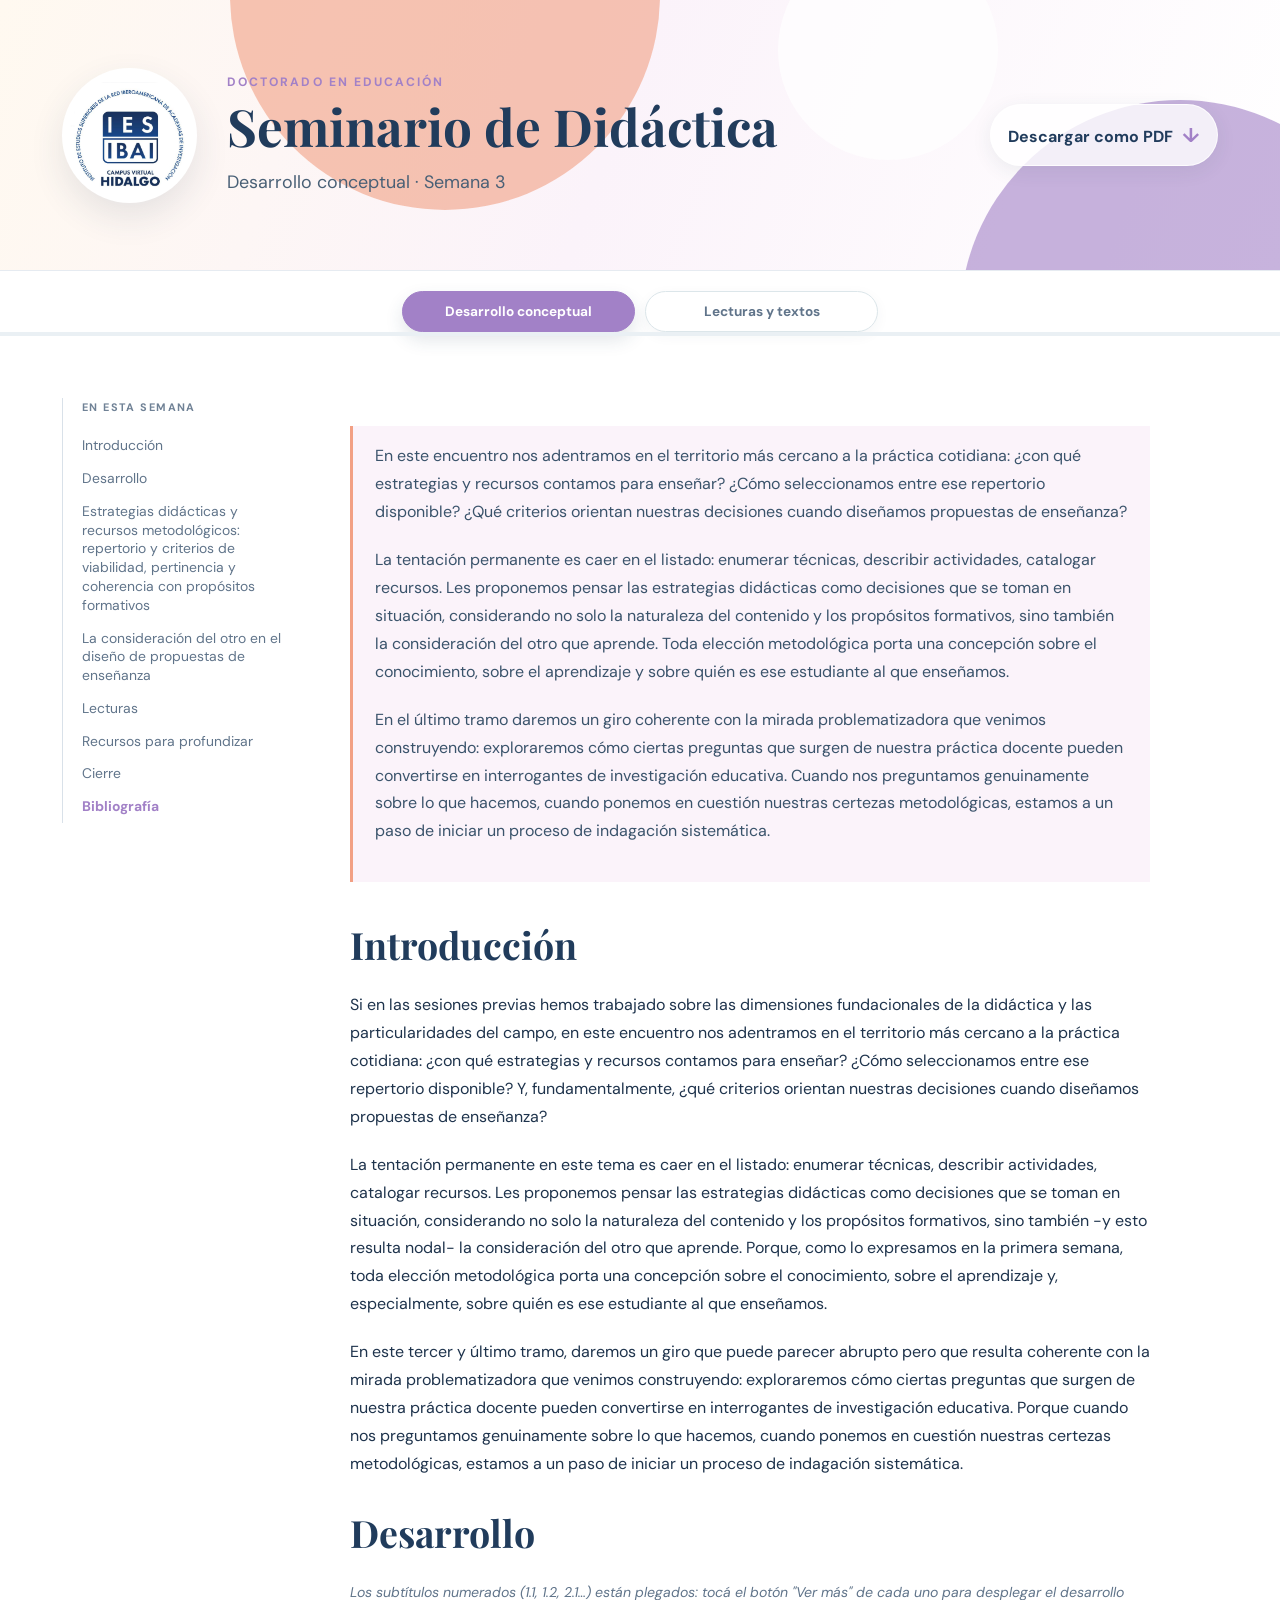
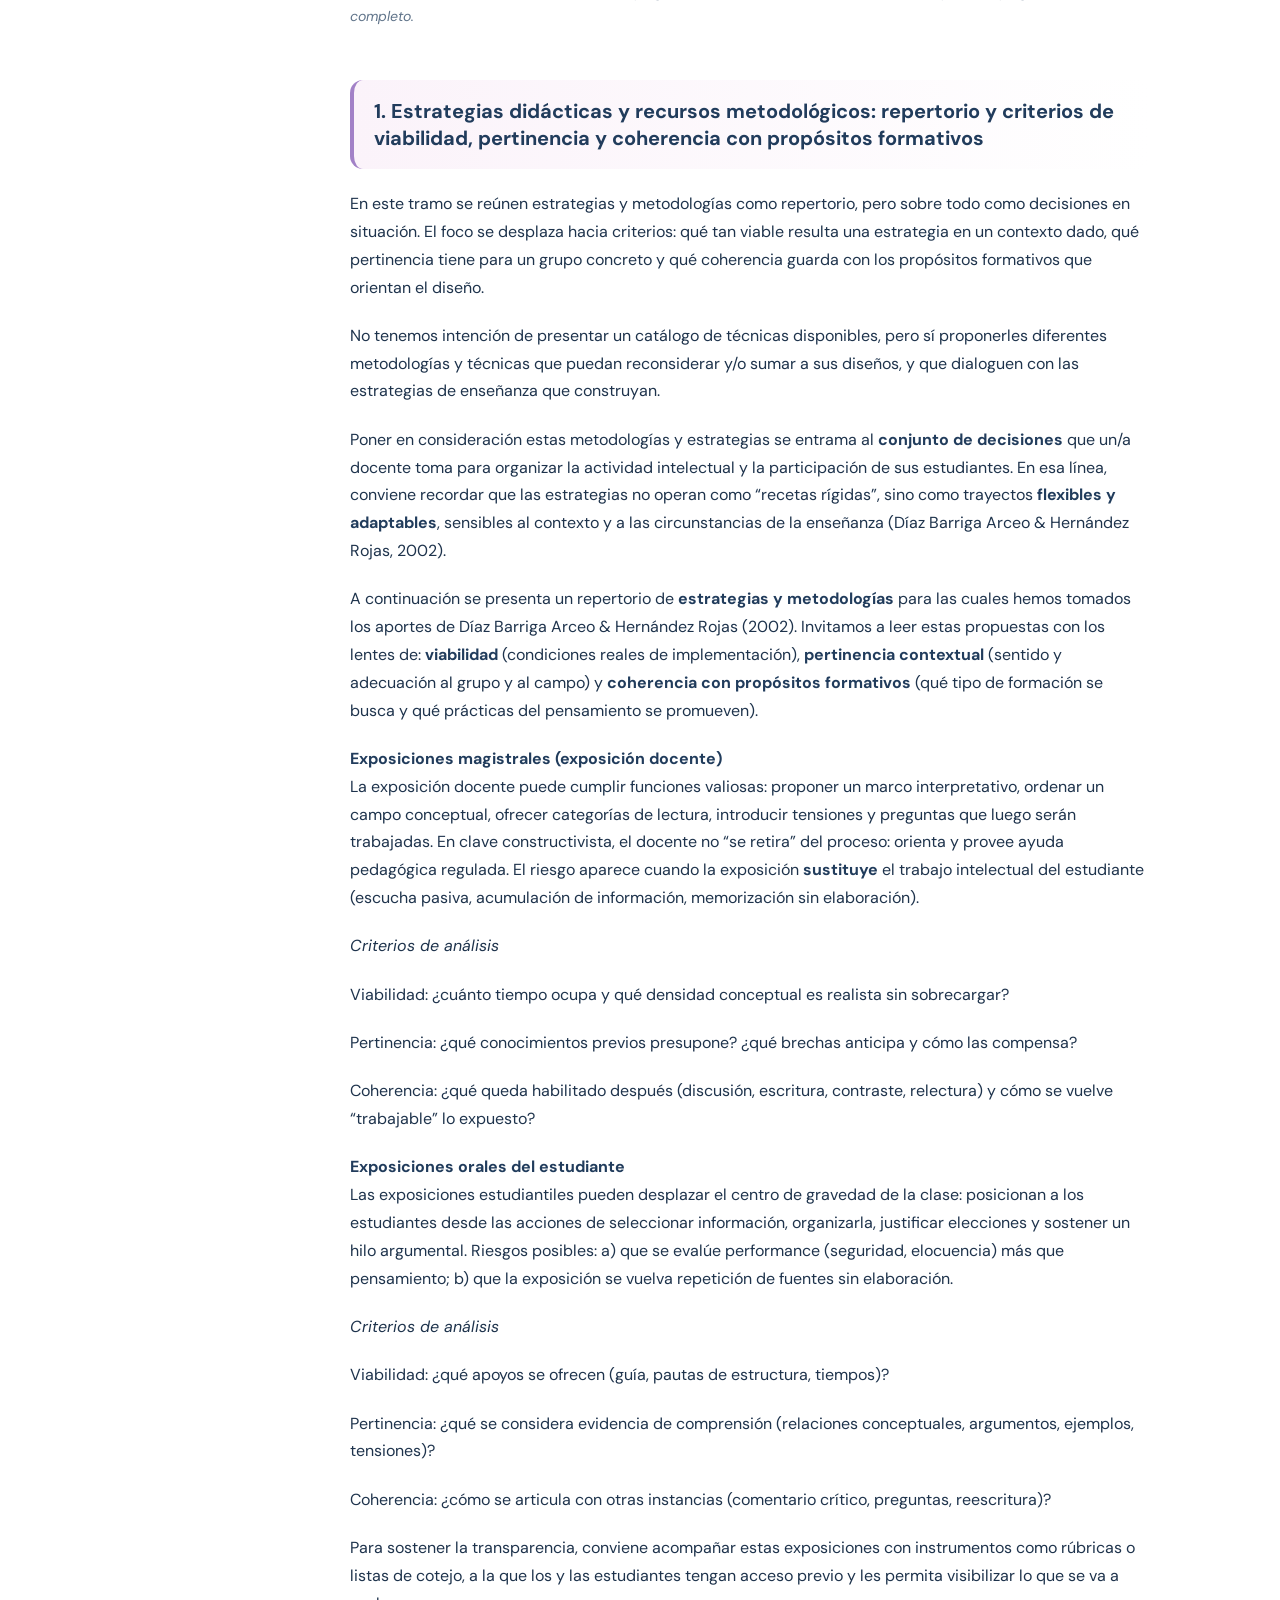
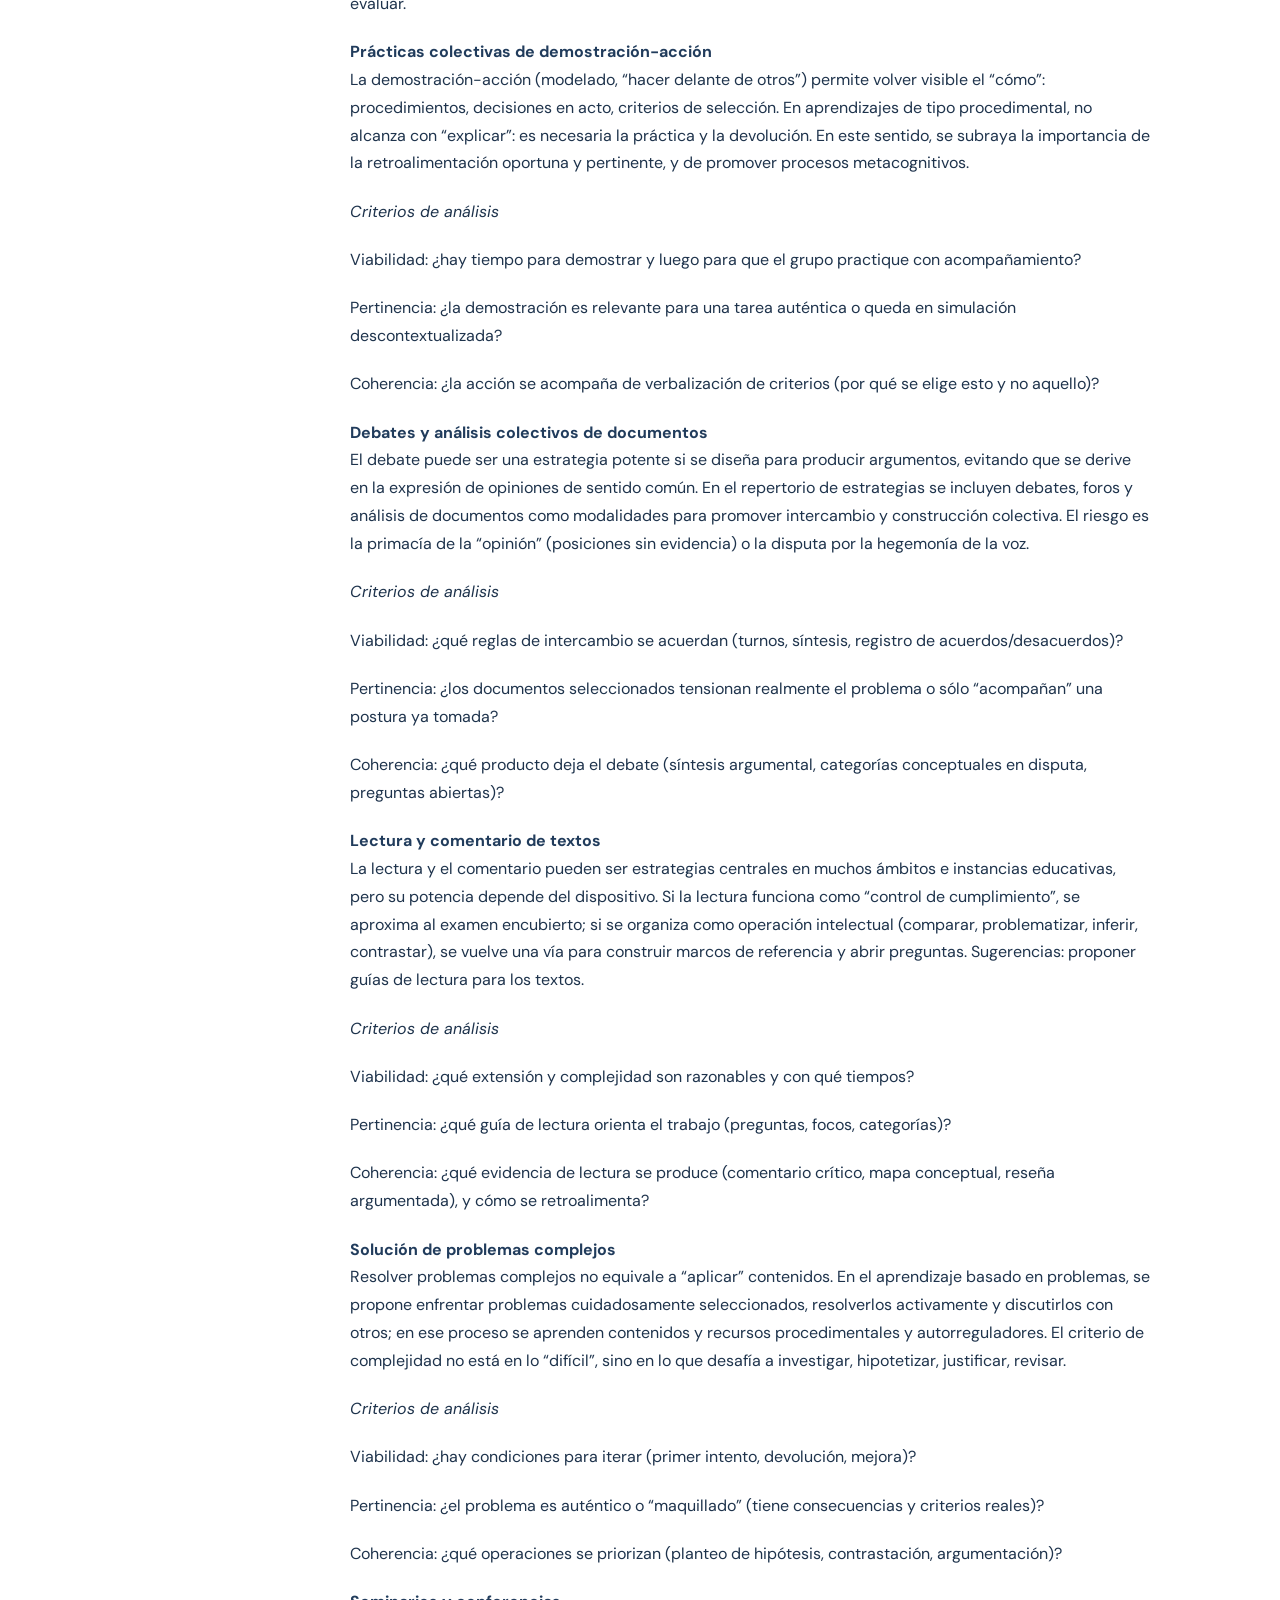
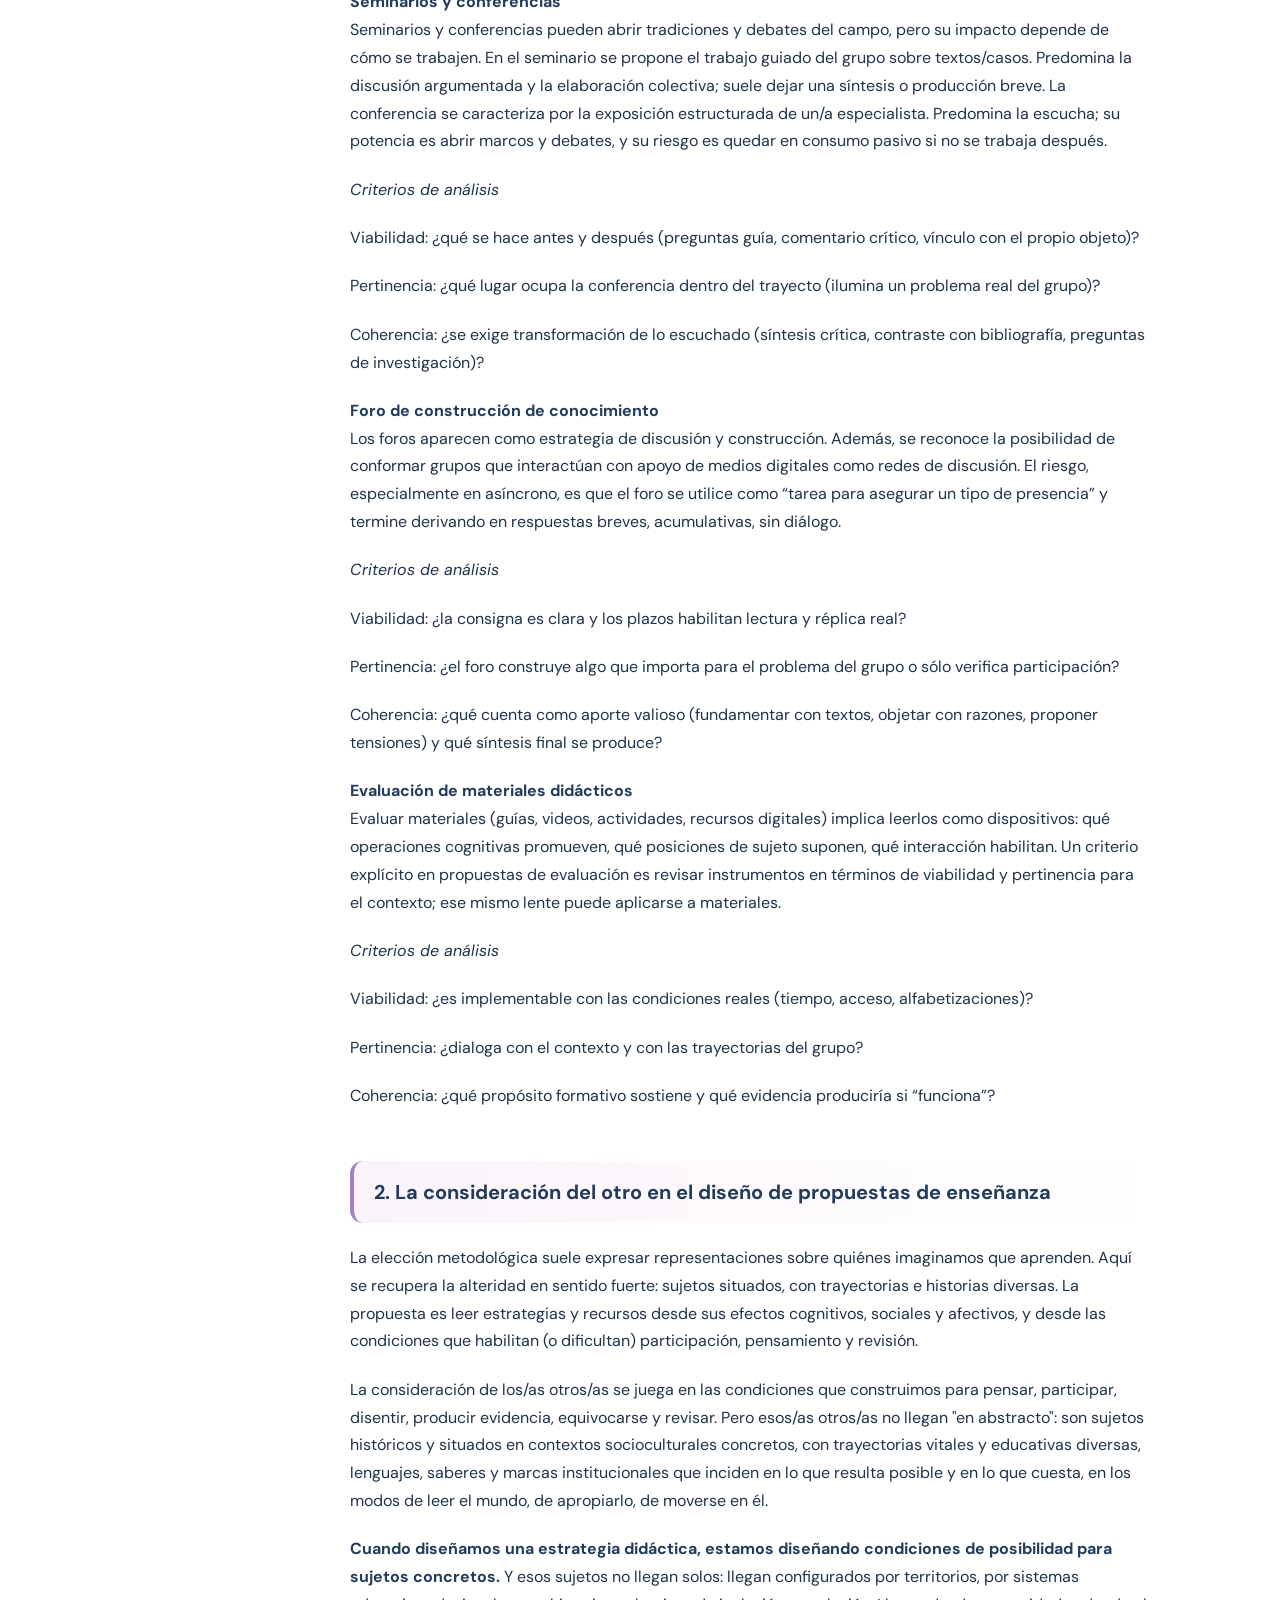
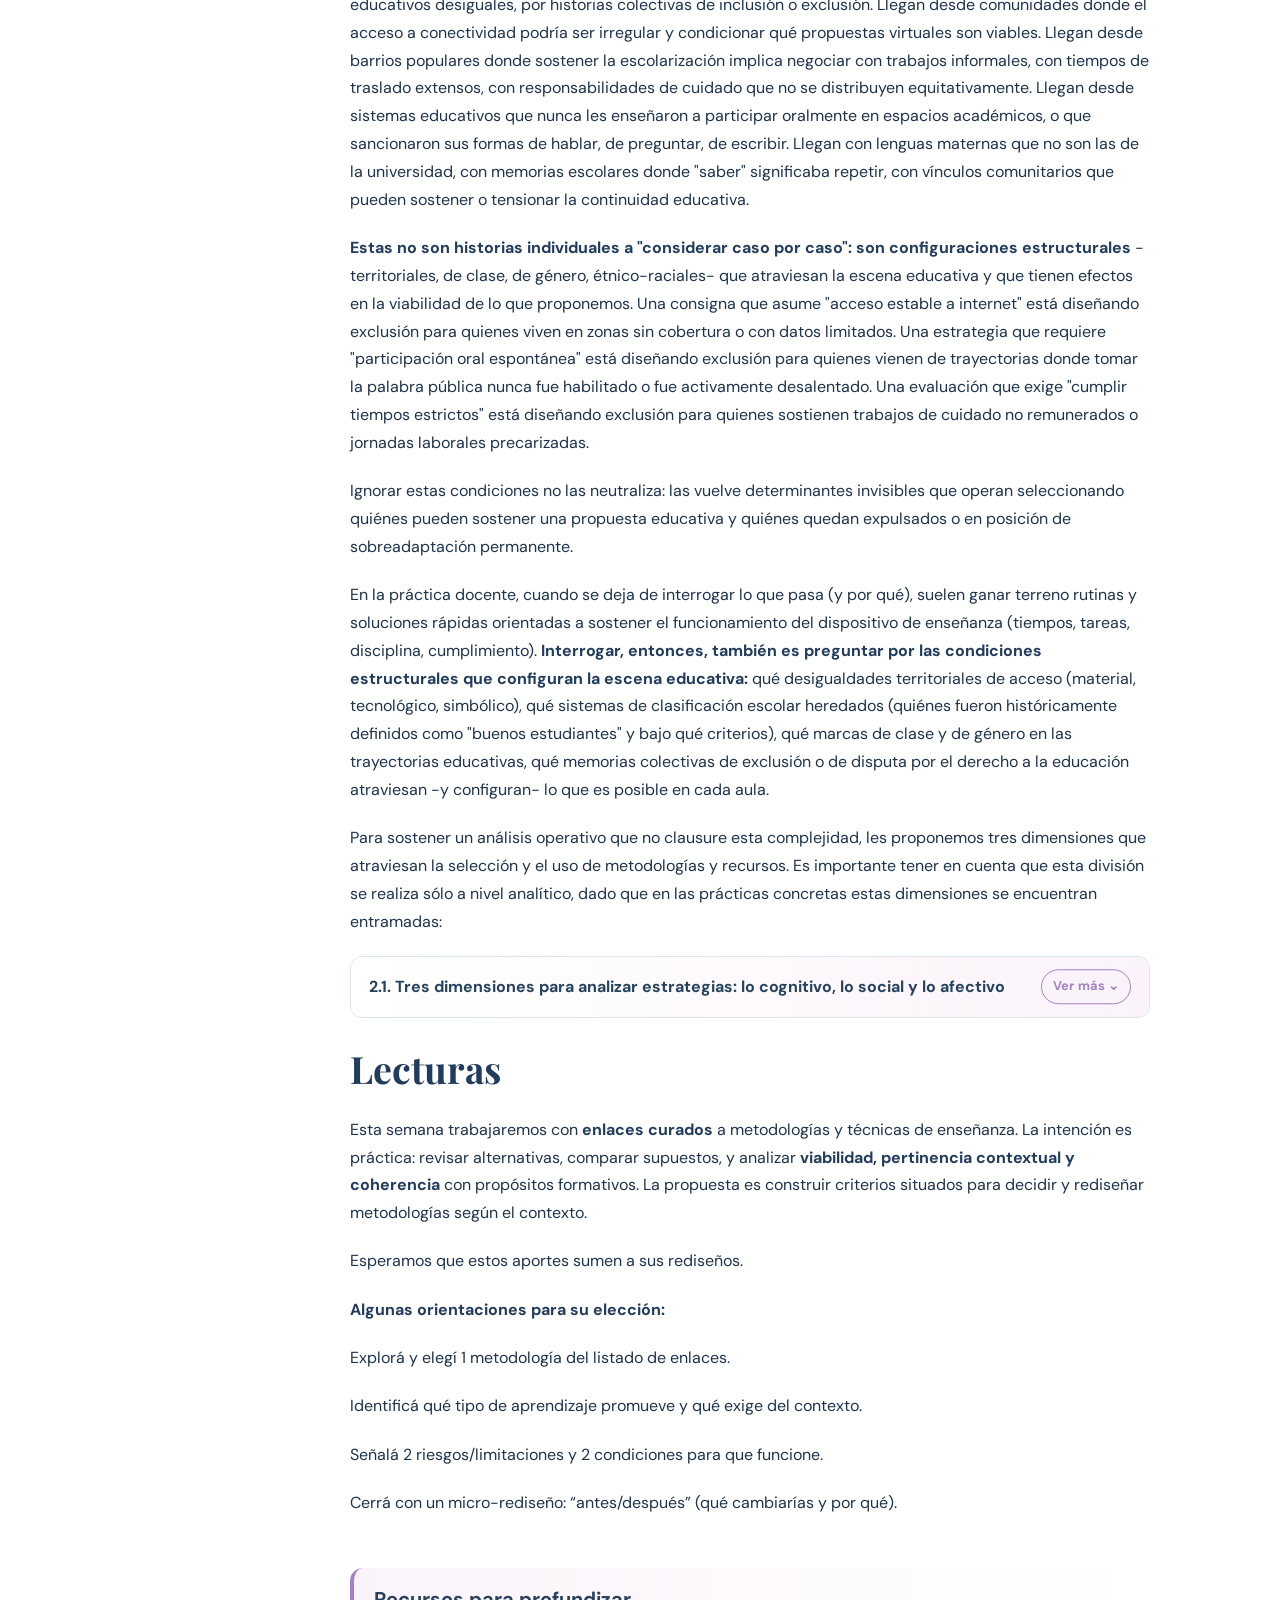
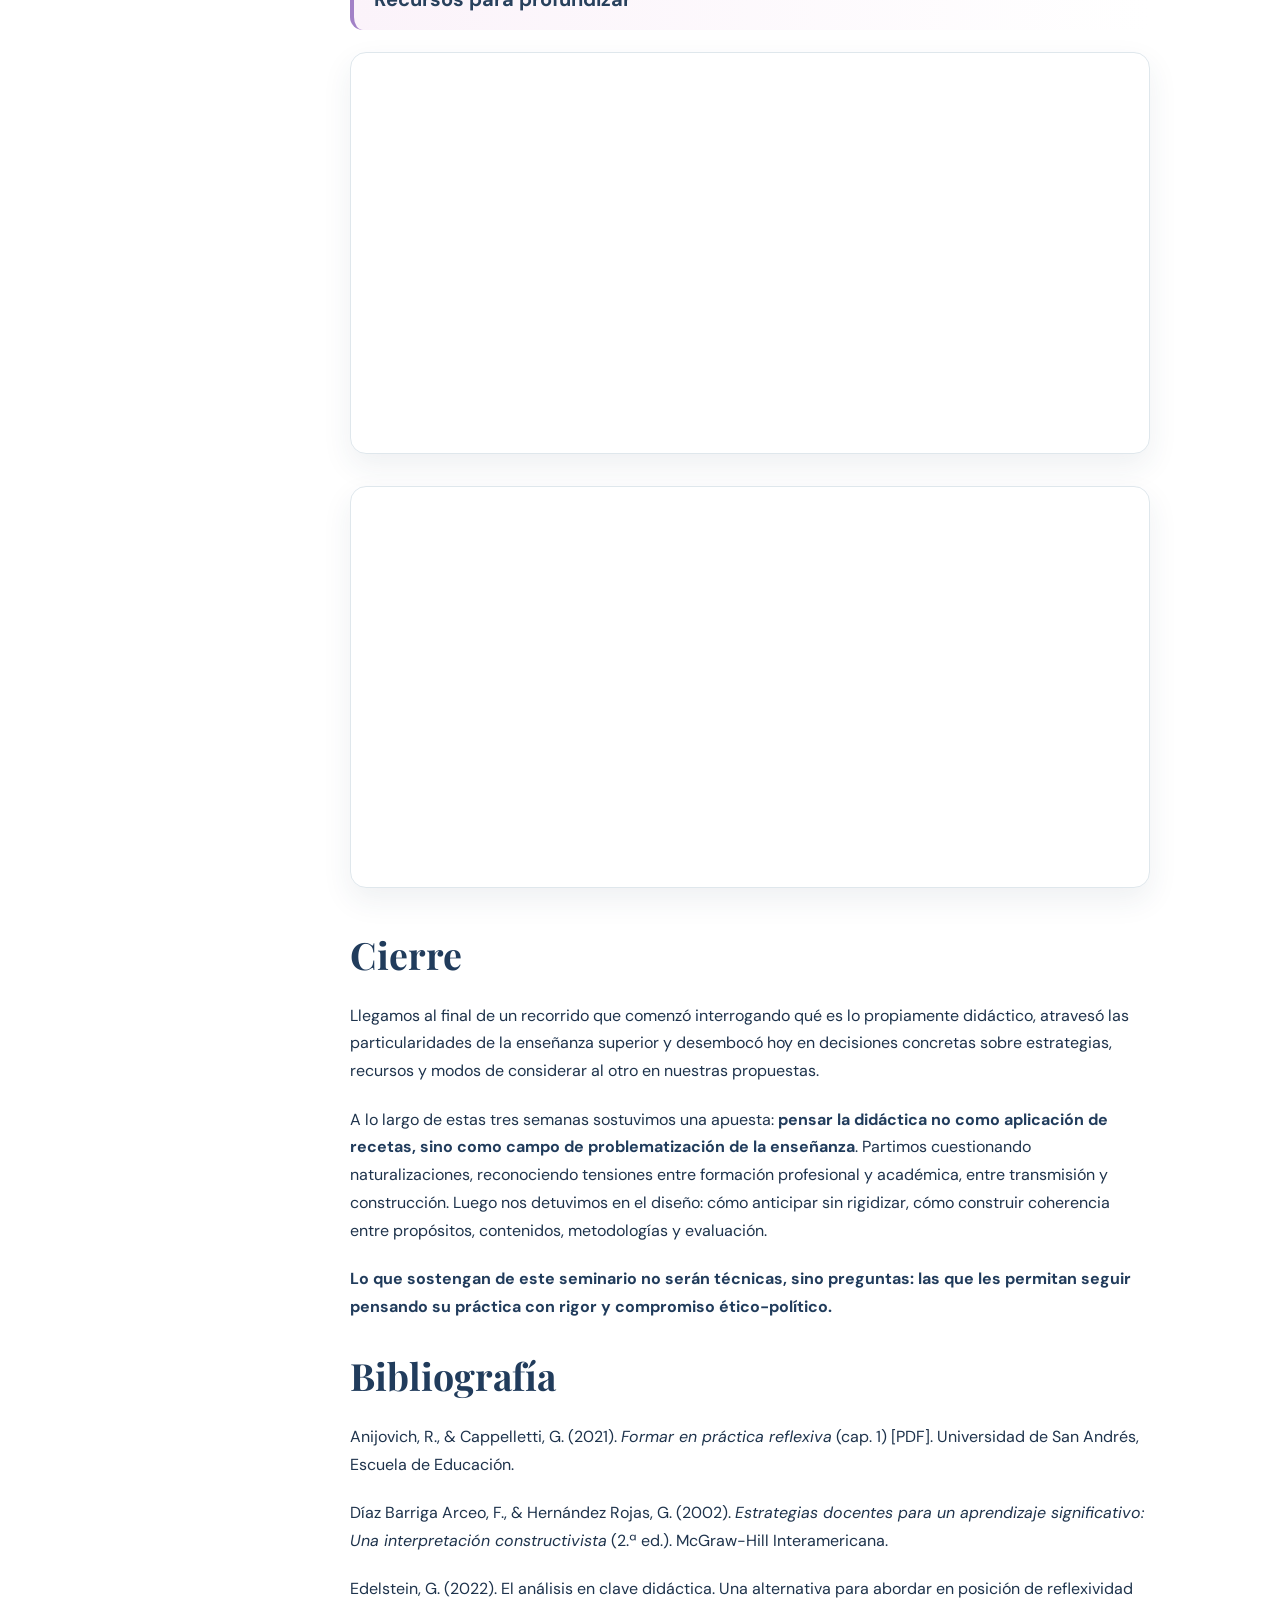
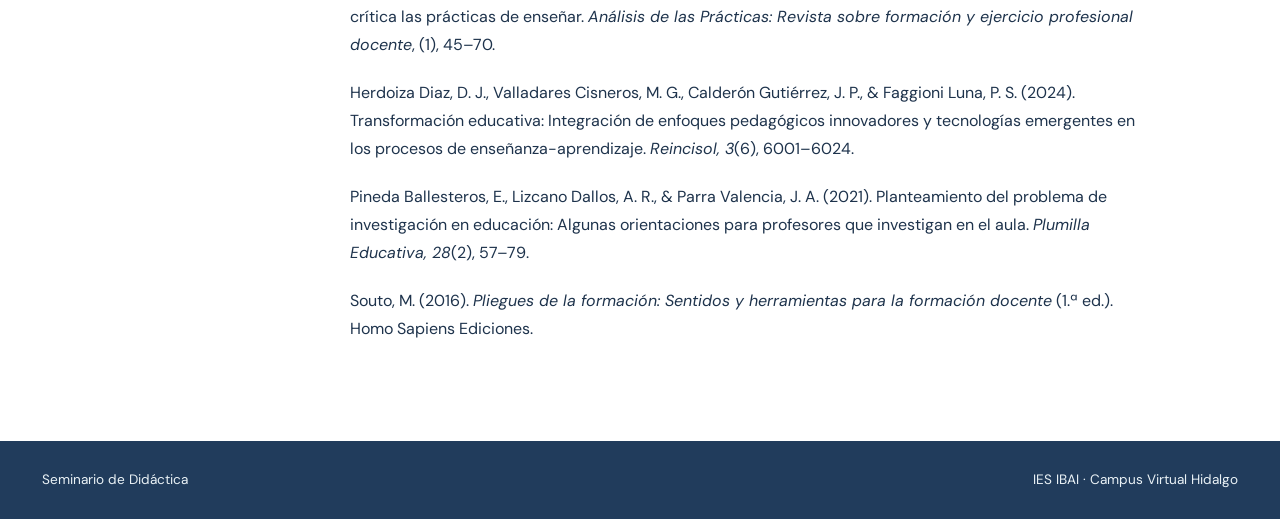
<file: semana-3.html>
<!doctype html>
<html lang="es"><head><meta charset="utf-8"><meta name="viewport" content="width=device-width, initial-scale=1"><meta name="description" content="Seminario de Didáctica. Desarrollo conceptual de la semana 3."><title>Seminario de Didáctica · Semana 3</title><link rel="stylesheet" href="styles.css"><style>:root{--accent:#a281c7;--accent-2:#f2a084;--wash:#fbf3fa}@media print{:root{--accent:#8b62b9;--accent-2:#ef8865}}</style></head>
<body><header class="hero"><div class="orb orb-a"></div><div class="orb orb-b"></div><div class="orb orb-c"></div><div class="hero-inner"><img class="brand" src="assets/logo-ies-ibai.png" alt="IES IBAI Campus Virtual Hidalgo"><div class="hero-copy"><p class="eyebrow">Doctorado en Educación</p><h1>Seminario de Didáctica</h1><p class="week-label">Desarrollo conceptual · Semana 3</p></div><a class="download" href="https://drive.google.com/file/d/1Ao3dpqkD63GSmTnv7APo-UPupYP26M5B/view?usp=drive_link" target="_blank" rel="noopener">Descargar como PDF <span aria-hidden="true">↓</span></a></div></header>
<nav class="week-tabs"><button class="week-tab active" data-tab="tabpanel-desarrollo">Desarrollo conceptual</button><button class="week-tab" data-tab="tabpanel-lecturas">Lecturas y textos</button></nav>
<section class="tab-panel active" id="tabpanel-desarrollo"><div class="progress" aria-hidden="true"><span></span></div><div class="page-shell"><aside class="toc" aria-label="En esta página"><p>EN ESTA SEMANA</p><nav id="toc"></nav></aside><main id="content" class="content"><h1>Diseñar en situación: estrategias, condiciones y preguntas que orientan la intervención</h1>
<blockquote>
<p>En este encuentro nos adentramos en el territorio más cercano a la práctica cotidiana: ¿con qué estrategias y recursos contamos para enseñar? ¿Cómo seleccionamos entre ese repertorio disponible? ¿Qué criterios orientan nuestras decisiones cuando diseñamos propuestas de enseñanza?</p>
<p>La tentación permanente es caer en el listado: enumerar técnicas, describir actividades, catalogar recursos. Les proponemos pensar las estrategias didácticas como decisiones que se toman en situación, considerando no solo la naturaleza del contenido y los propósitos formativos, sino también la consideración del otro que aprende. Toda elección metodológica porta una concepción sobre el conocimiento, sobre el aprendizaje y sobre quién es ese estudiante al que enseñamos.</p>
<p>En el último tramo daremos un giro coherente con la mirada problematizadora que venimos construyendo: exploraremos cómo ciertas preguntas que surgen de nuestra práctica docente pueden convertirse en interrogantes de investigación educativa. Cuando nos preguntamos genuinamente sobre lo que hacemos, cuando ponemos en cuestión nuestras certezas metodológicas, estamos a un paso de iniciar un proceso de indagación sistemática.</p>
</blockquote>
<h2><strong>Introducción</strong></h2>
<p>Si en las sesiones previas hemos trabajado sobre las dimensiones fundacionales de la didáctica y las particularidades del campo, en este encuentro nos adentramos en el territorio más cercano a la práctica cotidiana: ¿con qué estrategias y recursos contamos para enseñar? ¿Cómo seleccionamos entre ese repertorio disponible? Y, fundamentalmente, ¿qué criterios orientan nuestras decisiones cuando diseñamos propuestas de enseñanza?</p>
<p>La tentación permanente en este tema es caer en el listado: enumerar técnicas, describir actividades, catalogar recursos. Les proponemos pensar las estrategias didácticas como decisiones que se toman en situación, considerando no solo la naturaleza del contenido y los propósitos formativos, sino también -y esto resulta nodal- la consideración del otro que aprende. Porque, como lo expresamos en la primera semana, toda elección metodológica porta una concepción sobre el conocimiento, sobre el aprendizaje y, especialmente, sobre quién es ese estudiante al que enseñamos.</p>
<p>En este tercer y último tramo, daremos un giro que puede parecer abrupto pero que resulta coherente con la mirada problematizadora que venimos construyendo: exploraremos cómo ciertas preguntas que surgen de nuestra práctica docente pueden convertirse en interrogantes de investigación educativa. Porque cuando nos preguntamos genuinamente sobre lo que hacemos, cuando ponemos en cuestión nuestras certezas metodológicas, estamos a un paso de iniciar un proceso de indagación sistemática.</p>
<h2><strong>Desarrollo</strong></h2>
<p class="accordion-hint">Los subtítulos numerados (1.1, 1.2, 2.1…) están plegados: tocá el botón &quot;Ver más&quot; de cada uno para desplegar el desarrollo completo.</p>
<h3><strong>1. Estrategias didácticas y recursos metodológicos: repertorio y criterios de viabilidad, pertinencia y coherencia con propósitos formativos</strong></h3>
<p>En este tramo se reúnen estrategias y metodologías como repertorio, pero sobre todo como decisiones en situación. El foco se desplaza hacia criterios: qué tan viable resulta una estrategia en un contexto dado, qué pertinencia tiene para un grupo concreto y qué coherencia guarda con los propósitos formativos que orientan el diseño.</p>
<p>No tenemos intención de presentar un catálogo de técnicas disponibles, pero sí proponerles diferentes metodologías y técnicas que puedan reconsiderar y/o sumar a sus diseños, y que dialoguen con las estrategias de enseñanza que construyan. </p>
<p>Poner en consideración estas metodologías y estrategias se entrama al <strong>conjunto de decisiones</strong> que un/a docente toma para organizar la actividad intelectual y la participación de sus estudiantes. En esa línea, conviene recordar que las estrategias no operan como “recetas rígidas”, sino como trayectos <strong>flexibles y adaptables</strong>, sensibles al contexto y a las circunstancias de la enseñanza (Díaz Barriga Arceo &amp; Hernández Rojas, 2002).</p>
<p>A continuación se presenta un repertorio de<strong> estrategias y metodologías</strong> para las cuales hemos tomados los aportes de Díaz Barriga Arceo &amp; Hernández Rojas (2002). Invitamos a leer estas propuestas con los lentes de: <strong>viabilidad</strong> (condiciones reales de implementación), <strong>pertinencia contextual</strong> (sentido y adecuación al grupo y al campo) y <strong>coherencia con propósitos formativos</strong> (qué tipo de formación se busca y qué prácticas del pensamiento se promueven).</p>
<p><strong>Exposiciones magistrales (exposición docente)</strong><strong><br></strong>La exposición docente puede cumplir funciones valiosas: proponer un marco interpretativo, ordenar un campo conceptual, ofrecer categorías de lectura, introducir tensiones y preguntas que luego serán trabajadas. En clave constructivista, el docente no “se retira” del proceso: orienta y provee ayuda pedagógica regulada. El riesgo aparece cuando la exposición <strong>sustituye</strong> el trabajo intelectual del estudiante (escucha pasiva, acumulación de información, memorización sin elaboración).</p>
<p><em>Criterios de análisis</em></p>
<p>Viabilidad: ¿cuánto tiempo ocupa y qué densidad conceptual es realista sin sobrecargar?</p>
<p>Pertinencia: ¿qué conocimientos previos presupone? ¿qué brechas anticipa y cómo las compensa?</p>
<p>Coherencia: ¿qué queda habilitado después (discusión, escritura, contraste, relectura) y cómo se vuelve “trabajable” lo expuesto?<br></p>
<p><strong>Exposiciones orales del estudiante</strong><strong><br></strong>Las exposiciones estudiantiles pueden desplazar el centro de gravedad de la clase: posicionan a los estudiantes desde las acciones de seleccionar información, organizarla, justificar elecciones y sostener un hilo argumental. Riesgos posibles: a) que se evalúe performance (seguridad, elocuencia) más que pensamiento; b) que la exposición se vuelva repetición de fuentes sin elaboración.</p>
<p><em>Criterios de análisis</em></p>
<p>Viabilidad: ¿qué apoyos se ofrecen (guía, pautas de estructura, tiempos)?</p>
<p>Pertinencia: ¿qué se considera evidencia de comprensión (relaciones conceptuales, argumentos, ejemplos, tensiones)?</p>
<p>Coherencia: ¿cómo se articula con otras instancias (comentario crítico, preguntas, reescritura)?</p>
<p>Para sostener la transparencia, conviene acompañar estas exposiciones con instrumentos como rúbricas o listas de cotejo, a la que los y las estudiantes tengan acceso previo y les permita visibilizar lo que se va a evaluar.</p>
<p><strong>Prácticas colectivas de demostración-acción</strong><strong><br></strong>La demostración-acción (modelado, “hacer delante de otros”) permite volver visible el “cómo”: procedimientos, decisiones en acto, criterios de selección. En aprendizajes de tipo procedimental, no alcanza con “explicar”: es necesaria la práctica y la devolución. En este sentido, se subraya la importancia de la retroalimentación oportuna y pertinente, y de promover procesos metacognitivos.</p>
<p><em>Criterios de análisis</em></p>
<p>Viabilidad: ¿hay tiempo para demostrar y luego para que el grupo practique con acompañamiento?</p>
<p>Pertinencia: ¿la demostración es relevante para una tarea auténtica o queda en simulación descontextualizada?</p>
<p>Coherencia: ¿la acción se acompaña de verbalización de criterios (por qué se elige esto y no aquello)?</p>
<p><strong>Debates y análisis colectivos de documentos</strong><strong><br></strong>El debate puede ser una estrategia potente si se diseña para producir argumentos, evitando que se derive en la expresión de opiniones de sentido común. En el repertorio de estrategias se incluyen debates, foros y análisis de documentos como modalidades para promover intercambio y construcción colectiva. El riesgo es la primacía de la “opinión” (posiciones sin evidencia) o la disputa por la hegemonía de la voz.</p>
<p><em>Criterios de análisis</em></p>
<p>Viabilidad: ¿qué reglas de intercambio se acuerdan (turnos, síntesis, registro de acuerdos/desacuerdos)?</p>
<p>Pertinencia: ¿los documentos seleccionados tensionan realmente el problema o sólo “acompañan” una postura ya tomada?</p>
<p>Coherencia: ¿qué producto deja el debate (síntesis argumental, categorías conceptuales en disputa, preguntas abiertas)?</p>
<p><strong>Lectura y comentario de textos</strong><strong><br></strong>La lectura y el comentario pueden ser estrategias centrales en muchos ámbitos e instancias educativas, pero su potencia depende del dispositivo. Si la lectura funciona como “control de cumplimiento”, se aproxima al examen encubierto; si se organiza como operación intelectual (comparar, problematizar, inferir, contrastar), se vuelve una vía para construir marcos de referencia y abrir preguntas. Sugerencias: proponer guías de lectura para los textos. </p>
<p><em>Criterios de análisis</em></p>
<p>Viabilidad: ¿qué extensión y complejidad son razonables y con qué tiempos?</p>
<p>Pertinencia: ¿qué guía de lectura orienta el trabajo (preguntas, focos, categorías)?</p>
<p>Coherencia: ¿qué evidencia de lectura se produce (comentario crítico, mapa conceptual, reseña argumentada), y cómo se retroalimenta?</p>
<p><strong>Solución de problemas complejos</strong><strong><br></strong>Resolver problemas complejos no equivale a “aplicar” contenidos. En el aprendizaje basado en problemas, se propone enfrentar problemas cuidadosamente seleccionados, resolverlos activamente y discutirlos con otros; en ese proceso se aprenden contenidos y recursos procedimentales y autorreguladores. El criterio de complejidad no está en lo “difícil”, sino en lo que desafía a investigar, hipotetizar, justificar, revisar.</p>
<p><em>Criterios de análisis</em></p>
<p>Viabilidad: ¿hay condiciones para iterar (primer intento, devolución, mejora)?</p>
<p>Pertinencia: ¿el problema es auténtico o “maquillado” (tiene consecuencias y criterios reales)?</p>
<p>Coherencia: ¿qué operaciones se priorizan (planteo de hipótesis, contrastación, argumentación)?</p>
<p><strong>Seminarios y conferencias</strong><strong><br></strong>Seminarios y conferencias pueden abrir tradiciones y debates del campo, pero su impacto depende de cómo se trabajen. En el seminario<strong> </strong>se propone el trabajo guiado del grupo sobre textos/casos. Predomina la discusión argumentada y la elaboración colectiva; suele dejar una síntesis o producción breve. La conferencia se caracteriza por la<strong> </strong>exposición estructurada de un/a especialista. Predomina la escucha; su potencia es abrir marcos y debates, y su riesgo es quedar en consumo pasivo si no se trabaja después.</p>
<p><em>Criterios de análisis</em></p>
<p>Viabilidad: ¿qué se hace antes y después (preguntas guía, comentario crítico, vínculo con el propio objeto)?</p>
<p>Pertinencia: ¿qué lugar ocupa la conferencia dentro del trayecto (ilumina un problema real del grupo)?</p>
<p>Coherencia: ¿se exige transformación de lo escuchado (síntesis crítica, contraste con bibliografía, preguntas de investigación)?</p>
<p><strong>Foro de construcción de conocimiento</strong><strong><br></strong>Los foros aparecen como estrategia de discusión y construcción. Además, se reconoce la posibilidad de conformar grupos que interactúan con apoyo de medios digitales como redes de discusión. El riesgo, especialmente en asíncrono, es que el foro se utilice como “tarea para asegurar un tipo de presencia” y termine derivando en respuestas breves, acumulativas, sin diálogo.</p>
<p><em>Criterios de análisis</em></p>
<p>Viabilidad: ¿la consigna es clara y los plazos habilitan lectura y réplica real?</p>
<p>Pertinencia: ¿el foro construye algo que importa para el problema del grupo o sólo verifica participación?</p>
<p>Coherencia: ¿qué cuenta como aporte valioso (fundamentar con textos, objetar con razones, proponer tensiones) y qué síntesis final se produce?</p>
<p><strong>Evaluación de materiales didácticos</strong><strong><br></strong>Evaluar materiales (guías, videos, actividades, recursos digitales) implica leerlos como dispositivos: qué operaciones cognitivas promueven, qué posiciones de sujeto suponen, qué interacción habilitan. Un criterio explícito en propuestas de evaluación es revisar instrumentos en términos de viabilidad y pertinencia para el contexto; ese mismo lente puede aplicarse a materiales.</p>
<p><em>Criterios de análisis</em></p>
<p>Viabilidad: ¿es implementable con las condiciones reales (tiempo, acceso, alfabetizaciones)?</p>
<p>Pertinencia: ¿dialoga con el contexto y con las trayectorias del grupo?</p>
<p>Coherencia: ¿qué propósito formativo sostiene y qué evidencia produciría si “funciona”?</p>
<h3><strong>2. La consideración del otro en el diseño de propuestas de enseñanza</strong></h3>
<p>La elección metodológica suele expresar representaciones sobre quiénes imaginamos que aprenden. Aquí se recupera la alteridad en sentido fuerte: sujetos situados, con trayectorias e historias diversas. La propuesta es leer estrategias y recursos desde sus efectos cognitivos, sociales y afectivos, y desde las condiciones que habilitan (o dificultan) participación, pensamiento y revisión.</p>
<p>La consideración de los/as otros/as se juega en las condiciones que construimos para pensar, participar, disentir, producir evidencia, equivocarse y revisar. Pero esos/as otros/as no llegan &quot;en abstracto&quot;: son sujetos históricos y situados en contextos socioculturales concretos, con trayectorias vitales y educativas diversas, lenguajes, saberes y marcas institucionales que inciden en lo que resulta posible y en lo que cuesta, en los modos de leer el mundo, de apropiarlo, de moverse en él.</p>
<p><strong>Cuando diseñamos una estrategia didáctica, estamos diseñando condiciones de posibilidad para sujetos concretos.</strong> Y esos sujetos no llegan solos: llegan configurados por territorios, por sistemas educativos desiguales, por historias colectivas de inclusión o exclusión. Llegan desde comunidades donde el acceso a conectividad podría ser irregular y condicionar qué propuestas virtuales son viables. Llegan desde barrios populares donde sostener la escolarización implica negociar con trabajos informales, con tiempos de traslado extensos, con responsabilidades de cuidado que no se distribuyen equitativamente. Llegan desde sistemas educativos que nunca les enseñaron a participar oralmente en espacios académicos, o que sancionaron sus formas de hablar, de preguntar, de escribir. Llegan con lenguas maternas que no son las de la universidad, con memorias escolares donde &quot;saber&quot; significaba repetir, con vínculos comunitarios que pueden sostener o tensionar la continuidad educativa.</p>
<p><strong>Estas no son historias individuales a &quot;considerar caso por caso&quot;: son configuraciones estructurales</strong> -territoriales, de clase, de género, étnico-raciales- que atraviesan la escena educativa y que tienen efectos en la viabilidad de lo que proponemos. Una consigna que asume &quot;acceso estable a internet&quot; está diseñando exclusión para quienes viven en zonas sin cobertura o con datos limitados. Una estrategia que requiere &quot;participación oral espontánea&quot; está diseñando exclusión para quienes vienen de trayectorias donde tomar la palabra pública nunca fue habilitado o fue activamente desalentado. Una evaluación que exige &quot;cumplir tiempos estrictos&quot; está diseñando exclusión para quienes sostienen trabajos de cuidado no remunerados o jornadas laborales precarizadas.</p>
<p>Ignorar estas condiciones no las neutraliza: las vuelve determinantes invisibles que operan seleccionando quiénes pueden sostener una propuesta educativa y quiénes quedan expulsados o en posición de sobreadaptación permanente.</p>
<p>En la práctica docente, cuando se deja de interrogar lo que pasa (y por qué), suelen ganar terreno rutinas y soluciones rápidas orientadas a sostener el funcionamiento del dispositivo de enseñanza (tiempos, tareas, disciplina, cumplimiento). <strong>Interrogar, entonces, también es preguntar por las condiciones estructurales que configuran la escena educativa:</strong> qué desigualdades territoriales de acceso (material, tecnológico, simbólico), qué sistemas de clasificación escolar heredados (quiénes fueron históricamente definidos como &quot;buenos estudiantes&quot; y bajo qué criterios), qué marcas de clase y de género en las trayectorias educativas, qué memorias colectivas de exclusión o de disputa por el derecho a la educación atraviesan -y configuran- lo que es posible en cada aula.</p>
<p>Para sostener un análisis operativo que no clausure esta complejidad, les proponemos tres dimensiones que atraviesan la selección y el uso de metodologías y recursos. Es importante tener en cuenta que esta división se realiza sólo a nivel analítico, dado que en las prácticas concretas estas dimensiones se encuentran entramadas:</p>
<h4><strong>2.1. Tres dimensiones para analizar estrategias: lo cognitivo, lo social y lo afectivo</strong></h4>
<p><strong>Dimensión cognitiva: qué pensamiento se promueve y con qué apoyos</strong></p>
<p>Aprender no se reduce a recibir información: implica atribuir significado, construir representaciones y modelos, seleccionar, organizar y transformar información de diversas fuentes, relacionándola con conocimientos previos. Esto obliga a preguntar, ante cada estrategia: ¿qué operaciones del pensamiento exige? ¿qué tipo de evidencia habilita (argumento, contraste, síntesis, interpretación)? ¿qué condiciones ofrece para que esas operaciones no queden reservadas para quienes ya dominan el lenguaje del campo, considerando trayectorias y alfabetizaciones desiguales?</p>
<p><strong>Dimensión social: qué interacción se instala y cómo se distribuye la palabra</strong></p>
<p>La interacción educativa se comprende como actuación simultánea y recíproca en un contexto, alrededor de una tarea, con componentes intencionales, contextuales y comunicativos (Díaz Barriga Arceo &amp; Hernández Rojas, 2002). En estrategias como debate, foro, estudio de caso o exposición estudiantil, la pregunta ética-política es directa: ¿qué normas (explícitas o implícitas) regulan quién habla, quién valida, quién pregunta, quién queda en silencio? Diseñar recursos implica diseñar participación atendiendo a relaciones de poder, pertenencias y formas locales de toma de la palabra.</p>
<p><strong>Dimensión afectiva: qué exposiciones y afectos produce el dispositivo</strong></p>
<p>En prácticas de formación, se juegan hilos sutiles que exceden la decisión consciente. Esto invita a anticipar: ¿qué riesgo de exposición genera un recurso? ¿quién asume el costo de participar? ¿qué alternativas hay para sostener el pensamiento sin obligar a una exposición? La dimensión afectiva no es &quot;extra&quot;: define la posibilidad misma de arriesgar ideas, revisar supuestos y sostener el disenso, según historias escolares previas y condiciones de vida concretas.</p>
<p>En síntesis: considerar al otro implica elegir estrategias que no se limiten a producir entregas, sino que creen condiciones para pensar con otros, fundamentar y revisar desde trayectorias e inscripciones territoriales e históricas diversas; y, a la vez, evitar que lo didáctico se convierta en un dispositivo de control que clausura preguntas.</p>
<h4><strong>2.2. Cuando las decisiones metodológicas abren preguntas</strong></h4>
<p>Llegamos hasta acá analizando estrategias didácticas desde viabilidad, pertinencia y coherencia. En ese proceso puede estar ocurriendo algo que vale nombrar: <strong>estamos construyendo preguntas</strong>.</p>
<p>Cada vez que nos preguntamos &quot;¿qué hace que esta estrategia funcione en este contexto?&quot;, cada vez que identificamos condiciones que la vuelven viable o tensiones que la complican, estamos haciendo un movimiento que va más allá de seleccionar técnicas. Estamos <strong>interrogando relaciones entre decisiones didácticas y lo que efectivamente acontece</strong>.</p>
<p>Eso ya es pensamiento con potencial investigativo, aunque todavía no tenga forma de proyecto.</p>
<p><strong>Un ejemplo del pasaje:</strong></p>
<p>Alguien implementa trabajo colaborativo y observa que suele concentrarse la producción en una o dos personas del grupo. Esa observación puede problematizarse en las distintas semanas del seminario: </p>
<p>La consigna puede estar pidiendo &quot;juntar partes&quot; en lugar de construir algo que requiera todas las voces</p>
<p>Los criterios pueden estar valorando solo el producto final, dejando invisible el proceso grupal </p>
<p>Puede faltar andamiaje para aprender a trabajar colaborativamente</p>
<p>A partir de ahí puede emerger una pregunta con otro estatuto: <em>&quot;¿Qué características de las consignas y criterios de evaluación propician interdependencia en trabajos grupales en [contexto específico]?&quot;</em></p>
<p>El foco se desplaza: ya no busca solución inmediata, busca comprender relaciones para construir conocimiento situado que pueda transferirse.</p>
<p>Las decisiones metodológicas abren preguntas investigativas cuando las sometemos a interrogación sostenida. Eso es lo que trabajamos en el punto siguiente: cómo esas preguntas amplias, situadas en la urgencia de la práctica, pueden recortarse, delimitarse y volverse investigables.</p>
<p><strong>De la pregunta problematizadora a la investigación educativa: diferenciación entre problema práctico y pregunta de investigación</strong></p>
<p>Este apartado introduce una distinción mínima que puede ayudar a ordenar preguntas que emergen de la práctica: cuándo estamos ante un problema que pide intervención y cuándo una formulación empieza a requerir recorte, relación a indagar y evidencia posible. La intención es aportar un apoyo breve para precisar preguntas, sin desplazar el eje del seminario hacia la metodología de investigación.</p>
<p>Cuando transitamos proyectos de investigación suele aparecer la inquietud respecto de cuáles preguntas “potentes” nos abren camino a ese tránsito y, sin embargo, puede que esas preguntas no sean investigables todavía. En este seminario de didáctica no vamos a desarrollar metodología de la investigación; entendemos que ya han realizado seminarios al respecto y la invitación es a recuperar esos tránsitos. </p>
<p>Sí nos interesa <strong>dejar instalado un gesto útil para el diseño didáctico</strong>: distinguir entre lo que se formula como <em>problema práctico</em> en una situación educativa y lo que, con algunos ajustes, puede convertirse en <em>pregunta de investigación</em>. Esa diferencia suele reconocerse, al menos, por tres criterios: <strong>recorte</strong>, <strong>relación a indagar</strong> y <strong>posibilidad de producir evidencia</strong>.</p>
<p>Seguramente podrán retomar este tema desde lo abordado en los seminarios de investigación. Aquí, con un fin estrictamente práctico (sumar al trabajo de formulación de preguntas que vienen haciendo), proponemos estas diferenciaciones y algunos apoyos para “pasar” de un plano al otro sin forzar el tránsito.</p>
<p><strong>1) Problema práctico (orientado a intervención)</strong><strong><br></strong> Suele formularse como una necesidad inmediata: “no participan”, “no leen”, “no se apropian”, “la evaluación no acompaña”. Estas formulaciones tienen valor porque nombran una experiencia situada y un malestar real. Para que ese enunciado empiece a orientar decisiones didácticas (sin caer en explicaciones rápidas ni en soluciones prefabricadas), puede ayudar un primer gesto de descripción reflexiva: ¿qué está ocurriendo, para quién está funcionando (y para quién no), y cómo lo sabemos? (Anijovich &amp; Cappelletti, 2021). La clave no es “diagnosticar” personas, sino reconstruir condiciones: qué tareas se propusieron, con qué mediaciones, en qué tiempos, con qué reglas de intercambio, con qué modos de participación y de evaluación.</p>
<p>En esa reconstrucción, el “dónde” no es un dato accesorio: el problema práctico siempre está atravesado por historias, trayectorias y territorios (institucionales y sociales) que producen posibilidades y límites. Por eso, además de describir qué ocurre, conviene sostener la diferencia entre lo que se observa y lo que se esperaba que ocurriera en esa misma escena, explicitando qué expectativas estaban en juego y qué condiciones efectivas se ofrecieron para que algo pudiera suceder. Ese contraste -actual/deseable- no pretende fijar un ideal abstracto: busca hacer visible el desfasaje concreto que habilita intervenir con mayor cuidado y pertinencia, en lugar de quedar en una etiqueta general.</p>
<p><strong>2) Pregunta de investigación (orientada a indagación con evidencia)</strong><strong><br></strong> Sin desarrollar aquí el campo de la investigación, una pregunta comienza a volverse “investigable” cuando deja de ser un rótulo amplio (“no leen”) y se convierte en una formulación que permite <strong>comprender algo</strong> de esa situación con un recorte más preciso. Para eso, suele incorporar, al menos, tres aspectos:</p>
<p><strong>Recorte</strong>: quiénes / dónde / cuándo, como modo de situar el problema en un territorio y en trayectorias concretas. Un mismo enunciado (“no participan”) cambia completamente si ocurre en un primer año, en un curso nocturno, en un taller, en una materia teórica, en un entorno virtual con conectividad irregular o en un espacio con alta disponibilidad tecnológica.<br></p>
<p><strong>Relación a indagar</strong>: qué vínculo o aspecto se quiere comprender (no la solución). En lugar de “¿cómo lograr que participen?”, la pregunta se desplaza hacia “¿qué condiciones de la propuesta/consigna/mediación se relacionan con ciertos modos de participación?” o “¿cómo se configuran las interpretaciones que el grupo hace de la tarea y qué efectos tienen sobre su participación?”. El foco no es prescribir, sino <strong>entender relaciones</strong>.<br></p>
<p><strong>Evidencia posible</strong>: con qué registros podríamos sostener una respuesta. Pineda Ballesteros et al. (2021) insisten en que el planteamiento necesita apoyarse en evidencias; aquí alcanza con identificar qué “huellas” de la práctica permitirían describir y argumentar: textos producidos, intercambios en foro, consignas, criterios de evaluación, devoluciones docentes, observaciones, etc.</p>
<p>Entre las preguntas que nos permiten definir e intervenir en problemas prácticos y las preguntas de investigación no hay un salto “correcto” único: hay un trabajo de <strong>precisión</strong>. Y ese trabajo puede beneficiar también a la didáctica, porque obliga a mirar con más cuidado qué parte del problema está en la consigna, qué parte en las mediaciones, qué parte en las condiciones institucionales, qué parte en las trayectorias y alfabetizaciones del grupo, qué parte en los tiempos disponibles.</p>
<p><strong>Les proponemos a modo práctico un puente breve para recortar, situar y delimitar (sin convertir esto en metodología de investigación) </strong>una formulación amplia en una pregunta más trabajable, pueden usar estas preguntas-guía:</p>
<p>¿Cómo se manifiesta el problema y en qué momentos/tareas aparece con más claridad?</p>
<p>¿En quiénes, en qué contexto y en qué condiciones ocurre (recorte)?</p>
<p>¿Qué aspecto quieren comprender mejor: la consigna, la mediación, la evaluación, la interacción, el acceso, los tiempos, las trayectorias?</p>
<p>¿Qué registros de la práctica podrían ayudarles a argumentar lo que afirman (evidencia mínima)?</p>
<p>Si quisieran profundizar, les proponemos recuperar el trabajo específico de los seminarios de investigación.</p>
<h2><strong>Lecturas</strong></h2>
<p>Esta semana trabajaremos con <strong>enlaces curados</strong> a metodologías y técnicas de enseñanza. La intención es práctica: revisar alternativas, comparar supuestos, y analizar <strong>viabilidad, pertinencia contextual y coherencia</strong> con propósitos formativos. La propuesta es construir criterios situados para decidir y rediseñar metodologías según el contexto.</p>
<p>Esperamos que estos aportes sumen a sus rediseños.</p>
<p><strong>Algunas orientaciones para su elección:</strong></p>
<p>Explorá y elegí 1 metodología del listado de enlaces.</p>
<p>Identificá qué tipo de aprendizaje promueve y qué exige del contexto.</p>
<p>Señalá 2 riesgos/limitaciones y 2 condiciones para que funcione.</p>
<p>Cerrá con un micro-rediseño: “antes/después” (qué cambiarías y por qué).</p>
<h3>Recursos para profundizar</h3><div class="embedded-resource aspect-resource"><iframe title="Metodologías Sem. Didáctica" src="https://view.genially.com/699f139c6fa0810c4c9ee12c" allowfullscreen scrolling="yes" allow="fullscreen"></iframe></div><div class="embedded-resource aspect-resource"><iframe title="Metodologías de enseñanza y aprendizaje activo" src="https://view.genially.com/5ef0db8a4a737d0d34d2e445" allowfullscreen scrolling="yes" allow="fullscreen"></iframe></div><h2><strong>Cierre</strong></h2>
<p>Llegamos al final de un recorrido que comenzó interrogando qué es lo propiamente didáctico, atravesó las particularidades de la enseñanza superior y desembocó hoy en decisiones concretas sobre estrategias, recursos y modos de considerar al otro en nuestras propuestas.</p>
<p>A lo largo de estas tres semanas sostuvimos una apuesta: <strong>pensar la didáctica no como aplicación de recetas, sino como campo de problematización de la enseñanza</strong>. Partimos cuestionando naturalizaciones, reconociendo tensiones entre formación profesional y académica, entre transmisión y construcción. Luego nos detuvimos en el diseño: cómo anticipar sin rigidizar, cómo construir coherencia entre propósitos, contenidos, metodologías y evaluación. 
<p><strong>Lo que sostengan de este seminario no serán técnicas, sino preguntas: las que les permitan seguir pensando su práctica con rigor y compromiso ético-político.</strong></p>
<h2><strong>Bibliografía</strong></h2>
<p>Anijovich, R., &amp; Cappelletti, G. (2021). <em>Formar en práctica reflexiva</em> (cap. 1) [PDF]. Universidad de San Andrés, Escuela de Educación.</p>
<p>Díaz Barriga Arceo, F., &amp; Hernández Rojas, G. (2002). <em>Estrategias docentes para un aprendizaje significativo: Una interpretación constructivista</em> (2.ª ed.). McGraw-Hill Interamericana.</p>
<p>Edelstein, G. (2022). El análisis en clave didáctica. Una alternativa para abordar en posición de reflexividad crítica las prácticas de enseñar. <em>Análisis de las Prácticas: Revista sobre formación y ejercicio profesional docente</em>, (1), 45–70.</p>
<p>Herdoiza Diaz, D. J., Valladares Cisneros, M. G., Calderón Gutiérrez, J. P., &amp; Faggioni Luna, P. S. (2024). Transformación educativa: Integración de enfoques pedagógicos innovadores y tecnologías emergentes en los procesos de enseñanza-aprendizaje. <em>Reincisol</em><em>, 3</em>(6), 6001–6024.</p>
<p>Pineda Ballesteros, E., Lizcano Dallos, A. R., &amp; Parra Valencia, J. A. (2021). Planteamiento del problema de investigación en educación: Algunas orientaciones para profesores que investigan en el aula. <em>Plumilla Educativa, 28</em>(2), 57–79.</p>
<p>Souto, M. (2016). <em>Pliegues de la formación: Sentidos y herramientas para la formación docente</em> (1.ª ed.). Homo Sapiens Ediciones.</p></main></div></section>
<section class="tab-panel" id="tabpanel-lecturas"><div class="lecturas-shell"><div class="content">
<h2>Presentación de las lecturas y acceso a los textos</h2>
<p>Esta semana trabajamos con dos recursos curados de metodologías y técnicas de enseñanza — los mismos disponibles en la solapa &quot;Desarrollo conceptual&quot;, al final, en &quot;Recursos para profundizar&quot;.</p>
<div class="embedded-resource aspect-resource"><iframe title="Metodologías Sem. Didáctica" src="https://view.genially.com/699f139c6fa0810c4c9ee12c" allowfullscreen scrolling="yes" allow="fullscreen"></iframe></div>
<div class="embedded-resource aspect-resource"><iframe title="Metodologías de enseñanza y aprendizaje activo" src="https://view.genially.com/5ef0db8a4a737d0d34d2e445" allowfullscreen scrolling="yes" allow="fullscreen"></iframe></div>
</div></div></section>
<footer><span>Seminario de Didáctica</span><span>IES IBAI · Campus Virtual Hidalgo</span></footer><script src="site.js"></script></body></html>
</file>
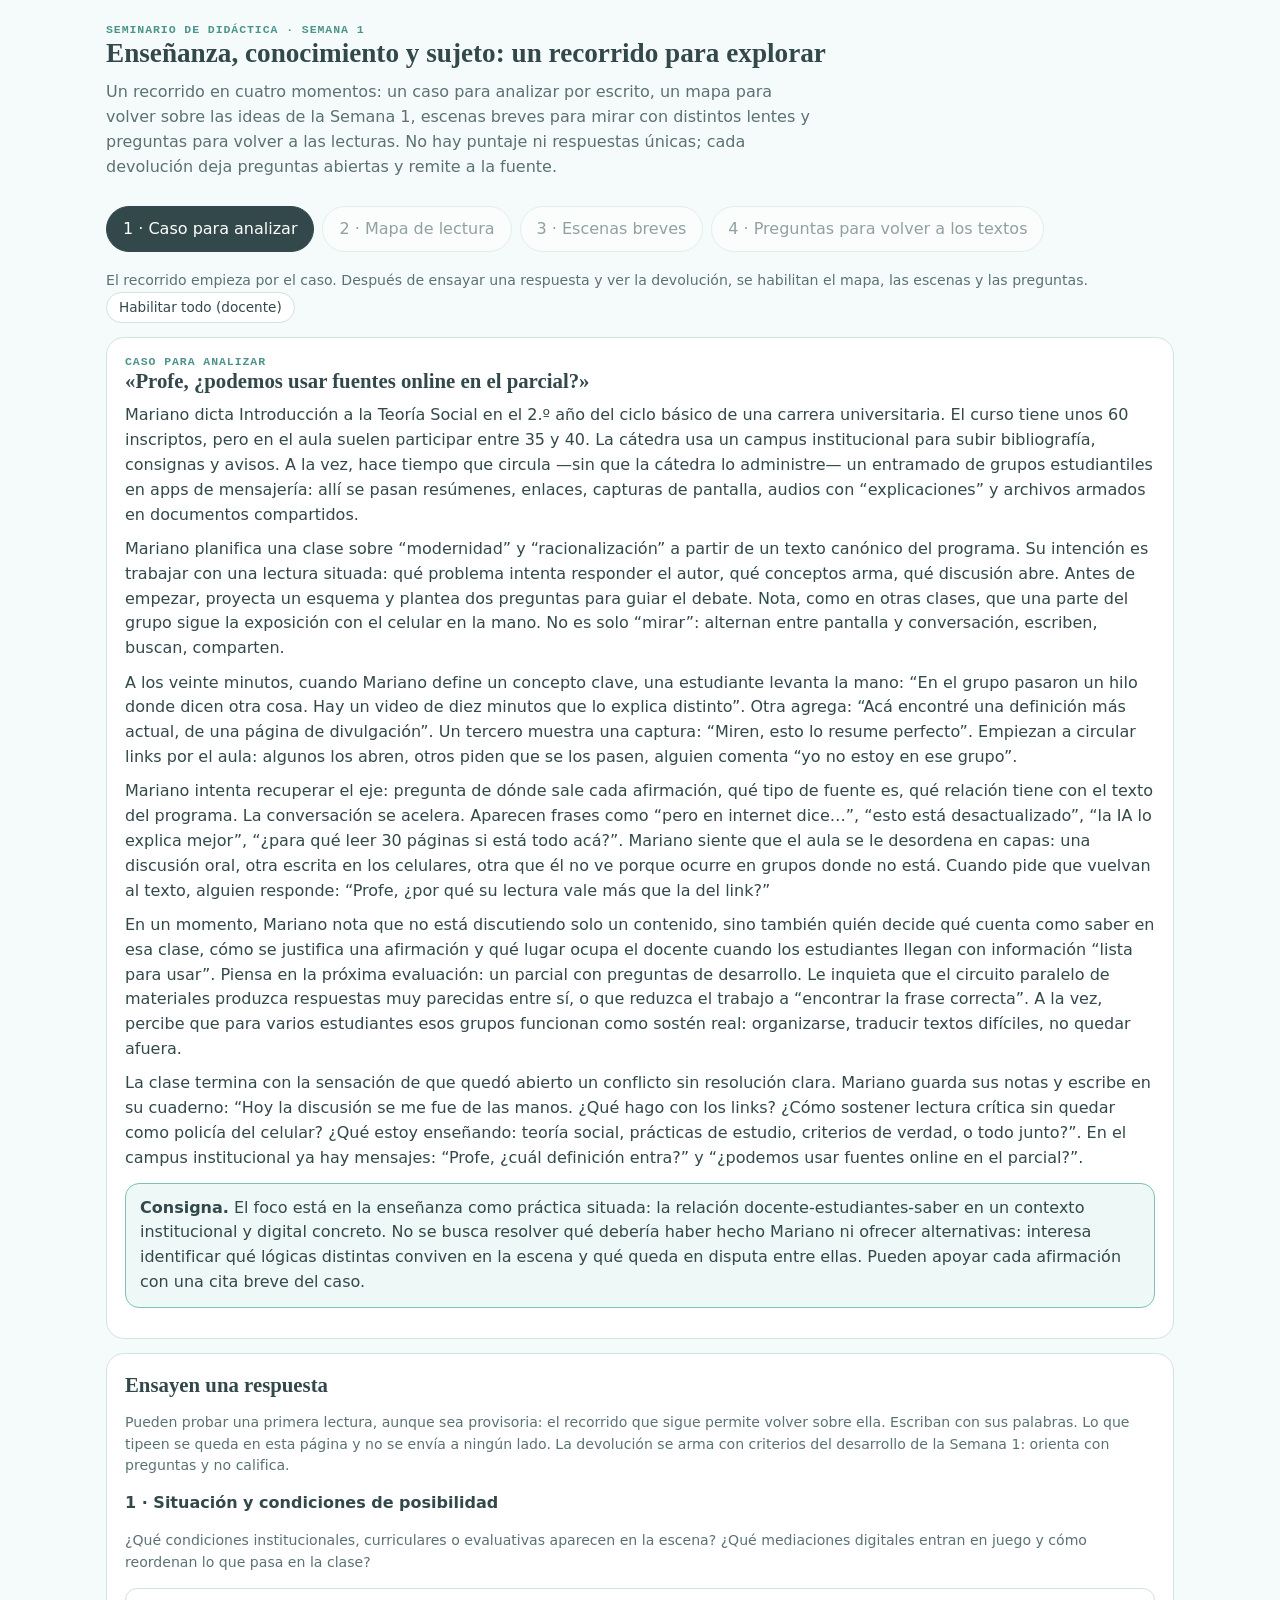
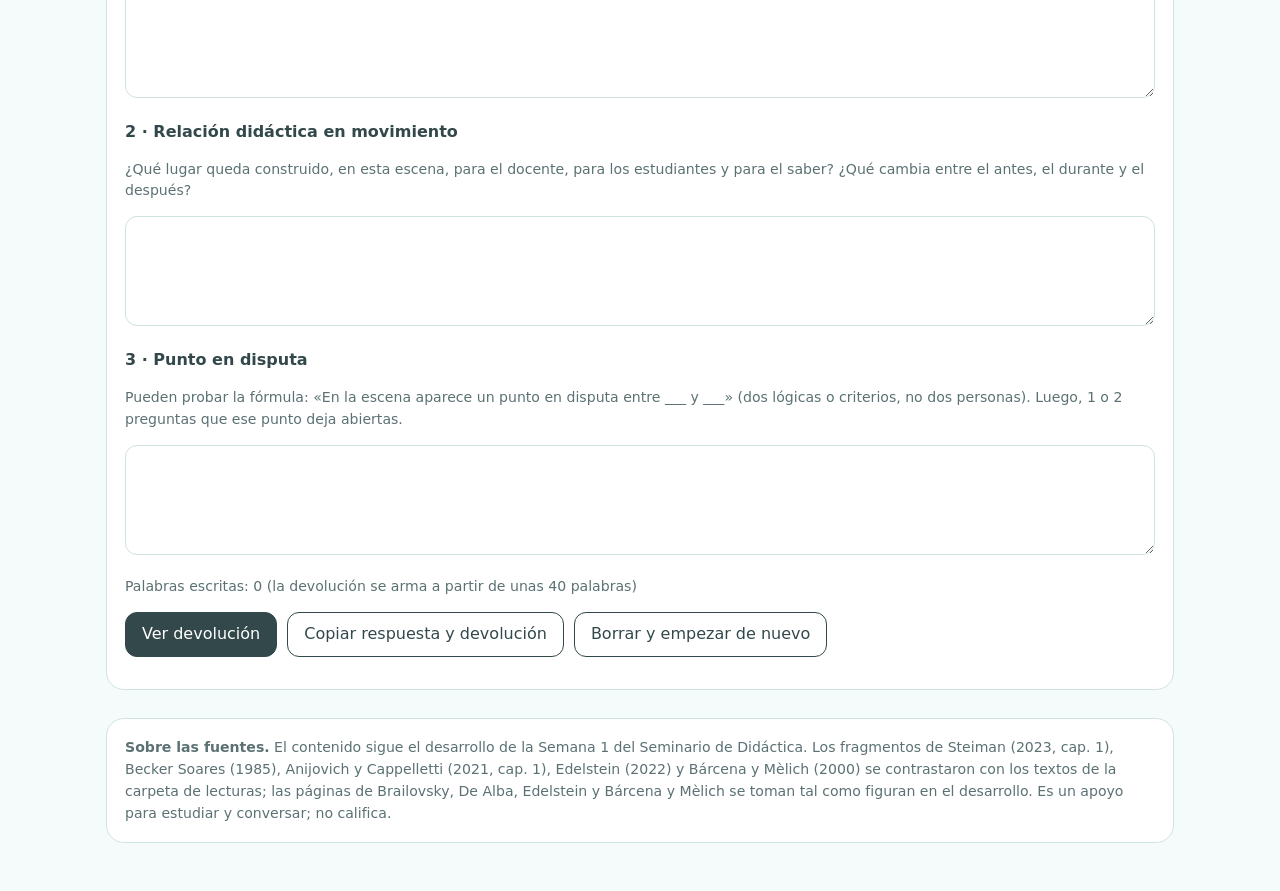
<file: simulador_semana1_didactica.html>
<!doctype html>
<html lang="es">
<head>
<meta charset="utf-8">
<meta name="viewport" content="width=device-width, initial-scale=1">
<title>Simulador · Semana 1 · Seminario de Didáctica</title>
<style>
:root{
  --tinta:#33484A; --tinta-suave:#5b7173; --arena:#F5FBFA; --papel:#ffffff;
  --agua:#7CC2B9; --agua-p:#4C948B; --salvia:#93C9B5; --salvia-p:#5FA089;
  --rosa:#E6A0AC; --rosa-p:#C97686; --coral:#EFA98D; --coral-p:#D3805F;
  --borde:#cfe3df; --r:18px;
}
*{box-sizing:border-box}
body{margin:0;background:var(--arena);color:var(--tinta);font:16px/1.55 system-ui,-apple-system,"Segoe UI",Roboto,sans-serif}
h1,h2,h3{font-family:Georgia,"Times New Roman",serif;line-height:1.25;margin:0 0 .4em}
h1{font-size:1.7rem} h2{font-size:1.3rem} h3{font-size:1.1rem}
.wrap{max-width:1100px;margin:0 auto;padding:0 16px 48px}
header{padding:24px 0 8px}
.eyebrow{font:600 .72rem/1 ui-monospace,Menlo,Consolas,monospace;letter-spacing:.08em;text-transform:uppercase;color:var(--agua-p)}
.lead{color:var(--tinta-suave);max-width:70ch;margin:.3em 0 0}
nav[role=tablist]{display:flex;gap:8px;flex-wrap:wrap;margin:18px 0}
nav button{font:inherit;border:1.5px solid var(--borde);background:var(--papel);color:var(--tinta);padding:10px 16px;border-radius:999px;cursor:pointer}
nav button[disabled]{opacity:.5;cursor:not-allowed}
nav button[aria-selected=true]{background:var(--tinta);color:#fff;border-color:var(--tinta)}
button:focus-visible,a:focus-visible,input:focus-visible{outline:3px solid var(--coral-p);outline-offset:2px}
.card{background:var(--papel);border:1.5px solid var(--borde);border-radius:var(--r);padding:18px}
.small{font-size:.88rem;color:var(--tinta-suave)}
.cols{display:grid;grid-template-columns:repeat(3,1fr);gap:14px}
.col h3{display:flex;gap:8px;align-items:baseline}
.col .num{font:700 .8rem ui-monospace,Menlo,monospace;background:var(--tinta);color:#fff;border-radius:8px;padding:2px 8px}
.col[data-sec="1"] .nodo{border-left:6px solid var(--agua-p)}
.col[data-sec="2"] .nodo{border-left:6px solid var(--salvia-p)}
.col[data-sec="3"] .nodo{border-left:6px solid var(--rosa-p)}
.nodo{display:block;width:100%;text-align:left;font:inherit;background:var(--papel);color:var(--tinta);border:1.5px solid var(--borde);border-radius:14px;padding:10px 12px;margin:8px 0;cursor:pointer}
.nodo b{display:block;font-family:Georgia,serif}
.nodo span{display:block;font-size:.85rem;color:var(--tinta-suave)}
.nodo[aria-pressed=true]{background:var(--tinta);color:#fff;border-color:var(--tinta)}
.nodo[aria-pressed=true] span{color:#d9ecea}
.nodo.visto::after{content:"● explorado";display:block;font-size:.72rem;color:var(--agua-p);margin-top:2px}
.nodo[aria-pressed=true].visto::after{color:#bfe6df}
#detalle{margin-top:16px;min-height:140px}
blockquote{margin:12px 0;padding:10px 14px;border-left:4px solid var(--coral);background:#fff6f1;border-radius:0 12px 12px 0}
blockquote cite{display:block;font-style:normal;font-size:.85rem;color:var(--tinta-suave);margin-top:4px}
.para-pensar{background:var(--arena);border:1.5px dashed var(--agua-p);border-radius:14px;padding:10px 14px;margin:12px 0}
.chips{display:flex;flex-wrap:wrap;gap:6px;margin-top:6px}
.chip{font:inherit;font-size:.85rem;border:1.5px solid var(--borde);background:var(--papel);color:var(--tinta);border-radius:999px;padding:4px 12px;cursor:pointer}
.row{display:flex;gap:10px;flex-wrap:wrap;align-items:center;margin-top:12px}
.btn{font:inherit;border:1.5px solid var(--tinta);background:var(--tinta);color:#fff;border-radius:12px;padding:9px 16px;cursor:pointer}
.btn.sec{background:var(--papel);color:var(--tinta)}
.btn[disabled]{opacity:.45;cursor:not-allowed}
.escena-texto{background:#fff6f1;border:1.5px solid #f3d3c4;border-radius:14px;padding:14px;margin:10px 0}
.obs{display:flex;gap:10px;align-items:flex-start;padding:10px 12px;border:1.5px solid var(--borde);border-radius:12px;margin:6px 0;background:var(--papel);cursor:pointer}
.obs input{margin-top:5px;width:18px;height:18px;accent-color:var(--agua-p)}
.obs:has(input:checked){border-color:var(--agua-p);background:#eef8f6}
.tiempo{border-top:1.5px solid var(--borde);margin-top:14px;padding-top:12px}
.tiempo h3{font-size:1rem}
.lente{margin:8px 0;padding:8px 12px;border-radius:12px;background:var(--arena);border:1px solid var(--borde)}
.lente b{font-family:Georgia,serif}
.opt{display:block;width:100%;text-align:left;font:inherit;background:var(--papel);color:var(--tinta);border:1.5px solid var(--borde);border-radius:12px;padding:10px 14px;margin:8px 0;cursor:pointer}
.opt[aria-pressed=true]{border-color:var(--tinta);background:#eef8f6}
.opt[disabled]{cursor:default}
.prog{height:8px;background:var(--borde);border-radius:99px;overflow:hidden;margin:8px 0}
.prog i{display:block;height:100%;background:var(--agua-p);width:0}
textarea{width:100%;min-height:110px;font:inherit;color:var(--tinta);border:1.5px solid var(--borde);border-radius:12px;padding:10px 12px;background:#fff;resize:vertical}
label.campo{display:block;font-weight:600;margin:14px 0 4px}
.caso p{margin:.6em 0}
.consigna{background:#eef8f6;border:1.5px solid var(--agua);border-radius:14px;padding:12px 14px;margin:12px 0}
footer{margin-top:28px}
[hidden]{display:none!important}
@media (max-width:820px){.cols{grid-template-columns:1fr}}
@media (prefers-reduced-motion:no-preference){.prog i{transition:width .3s}}
</style>
</head>
<body>
<div class="wrap">
<header>
  <div class="eyebrow">Seminario de Didáctica · Semana 1</div>
  <h1>Enseñanza, conocimiento y sujeto: un recorrido para explorar</h1>
  <p class="lead">Un recorrido en cuatro momentos: un caso para analizar por escrito, un mapa para volver sobre las ideas de la Semana 1, escenas breves para mirar con distintos lentes y preguntas para volver a las lecturas. No hay puntaje ni respuestas únicas; cada devolución deja preguntas abiertas y remite a la fuente.</p>
</header>

<nav role="tablist" aria-label="Recorrido del simulador">
  <button role="tab" id="t-caso" aria-selected="true" aria-controls="p-caso">1 · Caso para analizar</button>
  <button role="tab" id="t-mapa" aria-selected="false" aria-controls="p-mapa" class="bloq" disabled>2 · Mapa de lectura</button>
  <button role="tab" id="t-escenas" aria-selected="false" aria-controls="p-escenas" class="bloq" disabled>3 · Escenas breves</button>
  <button role="tab" id="t-preguntas" aria-selected="false" aria-controls="p-preguntas" class="bloq" disabled>4 · Preguntas para volver a los textos</button>
</nav>
<p class="small" id="aviso-bloq">El recorrido empieza por el caso. Después de ensayar una respuesta y ver la devolución, se habilitan el mapa, las escenas y las preguntas.
  <button class="chip" id="docente-hab" type="button">Habilitar todo (docente)</button></p>

<main>
<!-- CASO -->
<section id="p-caso" role="tabpanel" aria-labelledby="t-caso">
  <div class="card caso">
    <div class="eyebrow">Caso para analizar</div>
    <h2>«Profe, ¿podemos usar fuentes online en el parcial?»</h2>
    <div id="caso-texto"></div>
    <div class="consigna">
      <b>Consigna.</b> El foco está en la enseñanza como práctica situada: la relación docente-estudiantes-saber en un contexto institucional y digital concreto. No se busca resolver qué debería haber hecho Mariano ni ofrecer alternativas: interesa identificar qué lógicas distintas conviven en la escena y qué queda en disputa entre ellas. Pueden apoyar cada afirmación con una cita breve del caso.
    </div>
  </div>
  <div class="card" style="margin-top:14px">
    <h2>Ensayen una respuesta</h2>
    <p class="small">Pueden probar una primera lectura, aunque sea provisoria: el recorrido que sigue permite volver sobre ella. Escriban con sus palabras. Lo que tipeen se queda en esta página y no se envía a ningún lado. La devolución se arma con criterios del desarrollo de la Semana 1: orienta con preguntas y no califica.</p>
    <label class="campo" for="c-1">1 · Situación y condiciones de posibilidad</label>
    <p class="small" id="h-1">¿Qué condiciones institucionales, curriculares o evaluativas aparecen en la escena? ¿Qué mediaciones digitales entran en juego y cómo reordenan lo que pasa en la clase?</p>
    <textarea id="c-1" aria-describedby="h-1"></textarea>
    <label class="campo" for="c-2">2 · Relación didáctica en movimiento</label>
    <p class="small" id="h-2">¿Qué lugar queda construido, en esta escena, para el docente, para los estudiantes y para el saber? ¿Qué cambia entre el antes, el durante y el después?</p>
    <textarea id="c-2" aria-describedby="h-2"></textarea>
    <label class="campo" for="c-3">3 · Punto en disputa</label>
    <p class="small" id="h-3">Pueden probar la fórmula: «En la escena aparece un punto en disputa entre ___ y ___» (dos lógicas o criterios, no dos personas). Luego, 1 o 2 preguntas que ese punto deja abiertas.</p>
    <textarea id="c-3" aria-describedby="h-3"></textarea>
    <p class="small" id="c-cuenta" aria-live="polite"></p>
    <div class="row">
      <button class="btn" id="c-ver">Ver devolución</button>
      <button class="btn sec" id="c-copiar">Copiar respuesta y devolución</button>
      <button class="btn sec" id="c-reset">Borrar y empezar de nuevo</button>
    </div>
    <p class="small" id="c-msg" aria-live="polite"></p>
    <div id="c-dev" aria-live="polite"></div>
    <div class="row" id="c-sig" hidden><button class="btn" id="c-ir-mapa" type="button">Continuar con el mapa de lectura</button></div>
  </div>
</section>

<!-- MAPA -->
<section id="p-mapa" role="tabpanel" aria-labelledby="t-mapa" hidden>
  <p class="small">Después de ensayar una lectura del caso, pueden volver sobre ella con estos nodos: ¿cuáles dialogan con lo que escribieron? Pueden recorrerlos en cualquier orden. Cada uno ofrece la idea del desarrollo, una cita con su fuente y una pregunta para conversar.</p>
  <div class="prog" aria-hidden="true"><i id="prog-mapa"></i></div>
  <p class="small" id="prog-mapa-txt" aria-live="polite"></p>
  <div class="cols" id="cols"></div>
  <div class="card" id="detalle" aria-live="polite">
    <p class="small">Elijan un nodo para ver su detalle.</p>
  </div>
  <div class="row"><button class="btn" type="button" data-ir="t-escenas">Continuar con las escenas breves</button></div>
</section>

<!-- ESCENAS -->
<section id="p-escenas" role="tabpanel" aria-labelledby="t-escenas" hidden>
  <div class="row" id="escena-sel" role="group" aria-label="Elegir escena"></div>
  <div class="card" style="margin-top:12px">
    <h2 id="e-titulo"></h2>
    <div class="escena-texto" id="e-texto"></div>
    <p><b>¿Qué miraríamos de esta escena?</b> <span class="small">Pueden marcar todas las observaciones que les resulten pertinentes.</span></p>
    <div id="e-obs"></div>
    <div class="row">
      <button class="btn" id="e-ver">Ver devolución</button>
      <button class="btn sec" id="e-reset">Volver a empezar</button>
    </div>
    <div id="e-dev" aria-live="polite"></div>
  </div>
  <p class="small">Las escenas son ficticias y se construyeron a partir de los ejemplos del desarrollo de la Semana 1.</p>
  <div class="row"><button class="btn" type="button" data-ir="t-preguntas">Continuar con las preguntas para volver a los textos</button></div>
</section>

<!-- PREGUNTAS -->
<section id="p-preguntas" role="tabpanel" aria-labelledby="t-preguntas" hidden>
  <div class="card">
    <div class="prog" aria-hidden="true"><i id="prog-q"></i></div>
    <p class="small" id="q-estado" aria-live="polite"></p>
    <h2 id="q-enun"></h2>
    <div id="q-opts"></div>
    <div id="q-dev" aria-live="polite"></div>
    <div class="row">
      <button class="btn sec" id="q-ant">Anterior</button>
      <button class="btn" id="q-sig">Siguiente</button>
      <button class="btn sec" id="q-reset">Reiniciar</button>
    </div>
  </div>
</section>
</main>

<footer class="card small">
  <b>Sobre las fuentes.</b> El contenido sigue el desarrollo de la Semana 1 del Seminario de Didáctica. Los fragmentos de Steiman (2023, cap. 1), Becker Soares (1985), Anijovich y Cappelletti (2021, cap. 1), Edelstein (2022) y Bárcena y Mèlich (2000) se contrastaron con los textos de la carpeta de lecturas; las páginas de Brailovsky, De Alba, Edelstein y Bárcena y Mèlich se toman tal como figuran en el desarrollo. Es un apoyo para estudiar y conversar; no califica.
</footer>
</div>

<script>
(function(){
"use strict";

/* ---------- utilidades ---------- */
function el(tag, props, kids){
  var n=document.createElement(tag);
  if(props){ for(var k in props){
    if(k==="text") n.textContent=props[k];
    else if(k==="class") n.className=props[k];
    else n.setAttribute(k,props[k]);
  }}
  (kids||[]).forEach(function(c){ if(c) n.appendChild(typeof c==="string"?document.createTextNode(c):c); });
  return n;
}
function clear(n){ while(n.firstChild) n.removeChild(n.firstChild); }
function $(id){ return document.getElementById(id); }

/* ---------- pestañas ---------- */
var tabs=[["t-caso","p-caso"],["t-mapa","p-mapa"],["t-escenas","p-escenas"],["t-preguntas","p-preguntas"]];
function showTab(id){
  tabs.forEach(function(t){
    var sel=t[0]===id;
    $(t[0]).setAttribute("aria-selected",sel?"true":"false");
    $(t[1]).hidden=!sel;
  });
  window.scrollTo(0,0);
}
function habilitar(){
  ["t-mapa","t-escenas","t-preguntas"].forEach(function(id){ $(id).disabled=false; $(id).classList.remove("bloq"); });
  $("aviso-bloq").hidden=true;
  $("c-sig").hidden=false;
}
tabs.forEach(function(t){ $(t[0]).addEventListener("click",function(){ if(!$(t[0]).disabled) showTab(t[0]); }); });
$("docente-hab").addEventListener("click",habilitar);
[].forEach.call(document.querySelectorAll("[data-ir]"),function(b){ b.addEventListener("click",function(){ showTab(b.getAttribute("data-ir")); }); });

/* ---------- 1 · MAPA ---------- */
var SECCIONES={
  1:"Coordenadas y supuestos",
  2:"La práctica como objeto de análisis",
  3:"Problematización y modelos"
};
var NODOS=[
 {id:"n1",sec:1,t:"Pedagogía",s:"un quehacer que pregunta",
  idea:"En el desarrollo, la pedagogía se entiende como un modo de producir preguntas, leer la experiencia escolar y desnaturalizar lo que parece obvio.",
  cita:"la Pedagogía asume este esfuerzo de pensamiento y análisis, como su tarea principal",ref:"Brailovsky (2018, p. 8)",
  p:"¿Qué pregunta por el sentido de lo que hacen aparece cuando enseñan algo que ya les parece obvio?",con:["n2","n3"]},
 {id:"n2",sec:1,t:"Didáctica",s:"el hacer en situación",
  idea:"Mira las decisiones de enseñanza en situación: con qué lógicas se toman, qué supuestos las sostienen y qué efectos producen. Combina niveles teórico, técnico e instrumental, y considera el tiempo, el espacio y los agrupamientos.",
  cita:"La didáctica implica una combinación de los niveles teórico, técnico, instrumental en el análisis y elaboración de los problemas de su ámbito; lo que supone una interrelación permanente entre la indagación teórica y la práctica educativa",ref:"Edelstein y Rodríguez (1974, p. 21), citadas en Steiman (2023)",
  p:"Cuando diseñan una clase, ¿qué decisiones sobre tiempo, espacio y agrupamientos suelen quedar sin nombrar?",con:["n1","n3","n5"]},
 {id:"n3",sec:1,t:"Fundamentos",s:"el suelo que no se nombra",
  idea:"Los fundamentos antropológicos, epistemológicos y éticos funcionan como un suelo que organiza la mirada aunque pocas veces se explicite: qué idea de sujeto, qué concepción de conocimiento, qué noción de justicia educativa.",
  cita:null,ref:"Desarrollo de la Semana 1, apartado 1.1",
  p:"Frente a una secuencia que consideran «incoherente», ¿qué estarían señalando: sentidos formativos, estrategias o supuestos sobre el conocimiento?",con:["n2","n7","n8","n9"]},
 {id:"n4",sec:1,t:"Campo ecléctico",s:"fronteras difusas",
  idea:"Steiman describe un campo ecléctico. El desarrollo propone pensar esa falta de fronteras nítidas como signo de la complejidad de la enseñanza, que habilita interpelaciones profundas y situadas.",
  cita:"lo que pertenece al campo de la Didáctica y lo que no pertenece no está tan claramente delimitado",ref:"Steiman (2023, p. 20)",
  p:"¿Qué cambia en la lectura de una clase si las fronteras del campo se consideran un rasgo de su complejidad?",con:["n2","n5"]},
 {id:"n5",sec:1,t:"Mandato prescriptivo",s:"¿con qué herramienta se regula?",
  idea:"Escuela tradicional, activa y tecnicismo cambian el lema y comparten una lógica normativa sobre qué sería una buena clase.",
  cita:"el «problema didáctico» por excelencia es: ¿con qué herramienta se regula la práctica?",ref:"Steiman (2023, p. 17)",
  p:"¿Qué lema sobre «una buena clase» recuerdan de su propia formación y cuál aparece hoy en su práctica?",con:["n4","n6"]},
 {id:"n6",sec:1,t:"Interpretativo-crítico",s:"situación sociopolítica concreta",
  idea:"El desplazamiento coloca la incertidumbre como rasgo de la enseñanza: decisiones situadas, fundamentadas y revisables, en lugar de garantías del tipo «si hago X, obtengo Y».",
  cita:"la Didáctica no opera a nivel de laboratorio: trascurre en un enmarque de una situación sociopolítica concreta, en función o disfunción de la cual actúa",ref:"Barco (1975, p. 38), citada en Steiman (2023)",
  p:"¿Qué incomodidad aparece cuando se desalojan las certezas y qué permite pensar esa incomodidad?",con:["n5","n7"]},
 {id:"n7",sec:1,t:"Supuestos antropológicos",s:"¿qué sujeto se imagina?",
  idea:"Toda decisión didáctica porta una idea de sujeto que aprende. Se traduce en la distribución de la palabra, el tipo de tareas y la relación con el error.",
  cita:"concibe al/la docente como agente curricular significativo; un/una docente que conoce, que tiene un saber y se define respecto del qué, cómo, porqué y para qué enseña",ref:"Edelstein (2022, p. 68), según el desarrollo",
  p:"En su última clase, ¿quién habló, quién preguntó, quién «sabía»?",con:["n8","n9"]},
 {id:"n8",sec:1,t:"Supuestos epistemológicos",s:"¿qué cuenta como saber?",
  idea:"Qué contenidos, fuentes y modos de validar se priorizan, y qué saberes quedan afuera. Incluye las lógicas de búsqueda y procesamiento de información en entornos digitales.",
  cita:"síntesis de elementos culturales (conocimientos, valores, costumbres, creencias, hábitos)",ref:"De Alba (1998, p. 59)",
  p:"¿Qué saberes circulan en sus aulas en condiciones de igualdad y cuáles quedan como «menores»?",con:["n7","n9"]},
 {id:"n9",sec:1,t:"Supuestos éticos",s:"hospitalidad y alteridad",
  idea:"Qué hacemos con el otro cuando llega: qué lugar le damos, qué mundo le ofrecemos. La responsabilidad aparece como respuesta: hacerse cargo de las condiciones del encuentro.",
  cita:"acogimiento hospitalario de los recién llegados",ref:"Bárcena y Mèlich (2000, p. 14)",
  p:"¿Qué condiciones de acogida construyen para que alguien pueda entrar al trabajo con el saber sin ser expulsado?",con:["n7","n8"]},

 {id:"n10",sec:2,t:"Documentar",s:"hacer visible lo invisible",
  idea:"Documentar construye un registro que hace visibles decisiones, supuestos y efectos; captura tensiones y no solo logros, y abre preguntas.",
  cita:"colocar como objeto de estudio las propias prácticas de enseñanza",ref:"Edelstein (2022, p. 59)",
  p:"¿Qué quedaría visible de su última clase en un registro y qué se evaporaría?",con:["n11","n13"]},
 {id:"n11",sec:2,t:"Tres movimientos",s:"distanciar, extrañar, conceptualizar",
  idea:"Distanciamiento (mirar la práctica desde afuera), extrañamiento (volver problemático el «así se hace») y análisis conceptual (leerla con categorías del campo didáctico).",
  cita:"que lo familiar se vuelva extraño",ref:"Edelstein (2022)",
  p:"¿Qué práctica propia aparece como «natural» y podría volverse extraña?",con:["n10","n12"]},
 {id:"n12",sec:2,t:"Enseñanza y aprendizaje",s:"sin garantía automática",
  idea:"Becker Soares cuestiona el binomio «enseñanza-aprendizaje». El aprendizaje importa como referente y contraste para revisar la enseñanza, sin ser consecuencia asegurada.",
  cita:"hace suponer que de la enseñanza necesariamente resulta aprendizaje, lo que no es verdad",ref:"Becker Soares (1985, p. 3)",
  p:"Al releer una clase, ¿qué lugar le dan al aprendizaje: referente, promesa, otra cosa?",con:["n10","n13"]},
 {id:"n13",sec:2,t:"Polifonía de voces",s:"palabras, silencios, materiales",
  idea:"La práctica se reconstruye con palabras, gestos y silencios, materiales, tiempos y ritmos, y producciones de estudiantes. Para eso se mencionan dispositivos: un mapa de decisiones, protocolos de observación, bitácoras, evidencias de producciones.",
  cita:"una polifonía de voces",ref:"Edelstein (2022, p. 59)",
  p:"¿Qué voz falta en el relato de su práctica?",con:["n10","n14"]},
 {id:"n14",sec:2,t:"Ética del análisis",s:"sin tribunal",
  idea:"Edelstein señala condiciones: romper la soledad y el aislamiento, construir un clima de credibilidad y confianza. Anijovich y Cappelletti suman la suspensión del juicio y una lógica recursiva, espiralada.",
  cita:"no juzga, no lleva ante un tribunal, el tribunal de la razón",ref:"Edelstein (2022, p. 66)",
  p:"¿Qué condiciones necesitarían para contar una clase sin un relato autocomplaciente ni una autoexigencia que aplaste?",con:["n13","n15"]},
 {id:"n15",sec:2,t:"Niveles de reflexión",s:"de describir a deliberar",
  idea:"Anijovich distingue descripción no reflexiva, reflexión descriptiva, discurso deliberativo, reflexión dialógica y reflexión crítica. Es una entrada para mirar la profundidad de los registros.",
  cita:"da cuenta de las razones en la toma de decisiones, considerando el contexto histórico, social y político",ref:"Anijovich (2006), en Anijovich y Cappelletti (2021, cap. 1)",
  p:"¿En qué nivel suelen quedar sus registros y qué conversaciones podrían ampliarlo?",con:["n14","n16"]},
 {id:"n16",sec:2,t:"Macro, meso y micro",s:"la práctica excede el aula",
  idea:"A escala macro, el contexto histórico-social; a escala meso, el tipo de organización institucional; a escala micro, el aula, con expectativas, representaciones mutuas y procesos interactivos.",
  cita:"las resoluciones más sencillas de supervivencia en la función se asocien con frecuencia a la falta de problematización",ref:"Edelstein (2022, p. 49)",
  p:"¿Qué condicionantes de escala macro o meso aparecen en lo que viven como «problema del aula»?",con:["n12","n17"]},

 {id:"n17",sec:3,t:"Problematizar",s:"dejar de dar por sentado",
  idea:"Una práctica se vuelve pensable cuando se mira qué la organiza. Aparecen tensiones y contradicciones que desplazan el trabajo en torno al conocimiento.",
  cita:"corrimiento/desplazamiento de aquello que es tarea central en la enseñanza: el trabajo en torno al conocimiento",ref:"Edelstein (2022, p. 48)",
  p:"¿Qué se corre del centro en sus clases y qué ocupa ese lugar?",con:["n16","n18"]},
 {id:"n18",sec:3,t:"Declarado y operado",s:"lo que digo y lo que hago",
  idea:"Nivel declarativo: lo que digo que creo. Nivel operativo: lo que concreto en tareas, tiempos, palabra, evidencias y evaluación. Las grietas suelen mostrar algo estructural: conviven modelos, tradiciones y mandatos institucionales.",
  cita:"Decimos que el error es parte del proceso, pero lo tratamos como falta y lo penalizamos con puntaje",ref:"Desarrollo de la Semana 1, apartado 3.1",
  p:"¿Qué distancia reconocen entre lo que dicen valorar y lo que pide su evaluación?",con:["n17","n19"]},
 {id:"n19",sec:3,t:"Modelos en disputa",s:"herencias y mandatos",
  idea:"El desarrollo describe cuatro lógicas: expositiva, participación dentro del guion, cumplimiento curricular y crítico-interpretativa. Ninguna aparece pura: se mezclan y se contradicen.",
  cita:"la Didáctica prescribe, sólo que cambia el formato",ref:"Steiman (2023, p. 16)",
  p:"¿Qué lógica manda en una decisión reciente, qué deja ver, qué deja afuera, qué corre del centro?",con:["n18","n20"]},
 {id:"n20",sec:3,t:"Teorías implícitas",s:"esquemas prácticos",
  idea:"Son ideas sobre enseñar y aprender que estructuran decisiones aunque no se hayan formulado. Orientan qué se ve como problema, qué soluciones parecen posibles, cómo se interpretan las respuestas y qué aprendizajes se legitiman.",
  cita:"entran en juego como terceros que facilitan el pensar y no como verdad teórica a aplicar",ref:"Souto (2016, p. 77), en Anijovich y Cappelletti (2021)",
  p:"Si cambian una clase magistral por un video, ¿qué lógica cambió y cuál sigue mandando?",con:["n19","n21"]},
 {id:"n21",sec:3,t:"Hacia la Semana 2",s:"construir coherencias posibles",
  idea:"Las tensiones documentadas en la Semana 1 quedan como insumo para rediseñar desde marcos explícitos. Steiman propone un paradigma que parte de la interpretación, sin abandonar la criticidad, y construye orientaciones para la acción.",
  cita:"Creo que es necesario que la Didáctica proponga, no que norme y regule, pero sí que proponga",ref:"Steiman (2023, p. 25)",
  p:"¿Qué tensión de su práctica les gustaría llevar como material a la próxima semana?",con:["n20"]}
];
var porId={}; NODOS.forEach(function(n){ porId[n.id]=n; });
var visto={}; var actual=null;

function renderCols(){
  var cols=$("cols"); clear(cols);
  [1,2,3].forEach(function(sec){
    var c=el("div",{"class":"col card","data-sec":String(sec)});
    c.appendChild(el("h3",null,[el("span",{"class":"num",text:String(sec)}),SECCIONES[sec]]));
    NODOS.filter(function(n){return n.sec===sec;}).forEach(function(n){
      var b=el("button",{"class":"nodo"+(visto[n.id]?" visto":""),"aria-pressed":actual===n.id?"true":"false","data-id":n.id},[
        el("b",{text:n.t}), el("span",{text:n.s})]);
      b.addEventListener("click",function(){ abrir(n.id); });
      c.appendChild(b);
    });
    cols.appendChild(c);
  });
}
function progMapa(){
  var k=Object.keys(visto).length, t=NODOS.length;
  $("prog-mapa").style.width=(100*k/t)+"%";
  $("prog-mapa-txt").textContent="Nodos explorados: "+k+" de "+t;
}
function abrir(id){
  actual=id; visto[id]=true;
  var n=porId[id], d=$("detalle"); clear(d);
  d.appendChild(el("div",{"class":"eyebrow",text:"Sección "+n.sec+" · "+SECCIONES[n.sec]}));
  d.appendChild(el("h2",{text:n.t}));
  d.appendChild(el("p",{text:n.idea}));
  if(n.cita){
    d.appendChild(el("blockquote",null,[ "«"+n.cita+"»", el("cite",{text:n.ref}) ]));
  } else {
    d.appendChild(el("p",{"class":"small",text:"Fuente: "+n.ref}));
  }
  d.appendChild(el("div",{"class":"para-pensar"},[ el("b",{text:"Para conversar: "}), n.p ]));
  d.appendChild(el("div",{"class":"small",text:"Se conecta con:"}));
  var chips=el("div",{"class":"chips"});
  n.con.forEach(function(cid){
    var b=el("button",{"class":"chip",text:porId[cid].t});
    b.addEventListener("click",function(){ abrir(cid); });
    chips.appendChild(b);
  });
  d.appendChild(chips);
  var i=NODOS.indexOf(n);
  var row=el("div",{"class":"row"});
  var prev=el("button",{"class":"btn sec",text:"Nodo anterior"});
  var next=el("button",{"class":"btn",text:"Nodo siguiente"});
  if(i===0) prev.disabled=true;
  if(i===NODOS.length-1) next.disabled=true;
  prev.addEventListener("click",function(){ abrir(NODOS[i-1].id); });
  next.addEventListener("click",function(){ abrir(NODOS[i+1].id); });
  row.appendChild(prev); row.appendChild(next); d.appendChild(row);
  renderCols(); progMapa();
}

/* ---------- 2 · CASO MARIANO ---------- */
var CASO=[
"Mariano dicta Introducción a la Teoría Social en el 2.º año del ciclo básico de una carrera universitaria. El curso tiene unos 60 inscriptos, pero en el aula suelen participar entre 35 y 40. La cátedra usa un campus institucional para subir bibliografía, consignas y avisos. A la vez, hace tiempo que circula —sin que la cátedra lo administre— un entramado de grupos estudiantiles en apps de mensajería: allí se pasan resúmenes, enlaces, capturas de pantalla, audios con “explicaciones” y archivos armados en documentos compartidos.",
"Mariano planifica una clase sobre “modernidad” y “racionalización” a partir de un texto canónico del programa. Su intención es trabajar con una lectura situada: qué problema intenta responder el autor, qué conceptos arma, qué discusión abre. Antes de empezar, proyecta un esquema y plantea dos preguntas para guiar el debate. Nota, como en otras clases, que una parte del grupo sigue la exposición con el celular en la mano. No es solo “mirar”: alternan entre pantalla y conversación, escriben, buscan, comparten.",
"A los veinte minutos, cuando Mariano define un concepto clave, una estudiante levanta la mano: “En el grupo pasaron un hilo donde dicen otra cosa. Hay un video de diez minutos que lo explica distinto”. Otra agrega: “Acá encontré una definición más actual, de una página de divulgación”. Un tercero muestra una captura: “Miren, esto lo resume perfecto”. Empiezan a circular links por el aula: algunos los abren, otros piden que se los pasen, alguien comenta “yo no estoy en ese grupo”.",
"Mariano intenta recuperar el eje: pregunta de dónde sale cada afirmación, qué tipo de fuente es, qué relación tiene con el texto del programa. La conversación se acelera. Aparecen frases como “pero en internet dice…”, “esto está desactualizado”, “la IA lo explica mejor”, “¿para qué leer 30 páginas si está todo acá?”. Mariano siente que el aula se le desordena en capas: una discusión oral, otra escrita en los celulares, otra que él no ve porque ocurre en grupos donde no está. Cuando pide que vuelvan al texto, alguien responde: “Profe, ¿por qué su lectura vale más que la del link?”",
"En un momento, Mariano nota que no está discutiendo solo un contenido, sino también quién decide qué cuenta como saber en esa clase, cómo se justifica una afirmación y qué lugar ocupa el docente cuando los estudiantes llegan con información “lista para usar”. Piensa en la próxima evaluación: un parcial con preguntas de desarrollo. Le inquieta que el circuito paralelo de materiales produzca respuestas muy parecidas entre sí, o que reduzca el trabajo a “encontrar la frase correcta”. A la vez, percibe que para varios estudiantes esos grupos funcionan como sostén real: organizarse, traducir textos difíciles, no quedar afuera.",
"La clase termina con la sensación de que quedó abierto un conflicto sin resolución clara. Mariano guarda sus notas y escribe en su cuaderno: “Hoy la discusión se me fue de las manos. ¿Qué hago con los links? ¿Cómo sostener lectura crítica sin quedar como policía del celular? ¿Qué estoy enseñando: teoría social, prácticas de estudio, criterios de verdad, o todo junto?”. En el campus institucional ya hay mensajes: “Profe, ¿cuál definición entra?” y “¿podemos usar fuentes online en el parcial?”."
];
CASO.forEach(function(t){ $("caso-texto").appendChild(el("p",{text:t})); });

function norm(t){
  return t.toLowerCase().normalize("NFD").replace(/[̀-ͯ]/g,"").replace(/\s+/g," ").trim();
}
/* Criterios: cada patrón es una expresión sobre el texto normalizado (sin tildes).
   "minimo" = cuántos patrones distintos deben aparecer para considerar el criterio presente. */
var CRIT=[
 {c:"c1",id:"inst",t:"Condiciones institucionales, curriculares o evaluativas",
  pat:["parcial","evaluacion|examen|calificacion","programa|curricul|plan de estudio","catedra","campus|institucion","bibliografia|texto canonico"],min:2,
  ok:"Aparecen condiciones institucionales, curriculares o evaluativas.",
  pista:"¿Qué condiciones institucionales, curriculares o evaluativas aparecen en la escena (el programa, el campus, el parcial) y cómo orientan lo que ocurre?",ref:"Edelstein (2022, p. 49): escala meso"},
 {c:"c1",id:"digi",t:"Mediaciones digitales",
  pat:["grupo|mensajeria|whatsapp","celular|pantalla","link|enlace|captura|video","\\bia\\b|inteligencia artificial","internet|digital|plataforma|campus"],min:2,
  ok:"Se nombran mediaciones digitales (grupos, celulares, links, IA).",
  pista:"¿Qué mediaciones digitales entran en juego y cómo reordenan la clase: quién habla, dónde ocurre la discusión, qué se ve y qué no se ve?",ref:"Dussel y Roldán (2023), según el desarrollo"},
 {c:"c1",id:"cita",t:"Apoyo en citas del caso",
  raw:true,pat:["[\"“«”»]"],min:1,
  ok:"Aparecen citas o frases del caso como apoyo.",
  pista:"¿Qué frase breve del caso sostendría cada enunciado de este primer punto?",ref:"Consigna del caso"},
 {c:"c2",id:"tri",t:"Docente, estudiantes y saber",
  pat:["docente|profe|mariano|autoridad","estudiante|alumn|grupo","saber|conocimiento|texto|fuente|lectura|contenido"],min:3,
  ok:"Se miran los tres lugares: docente, estudiantes y saber.",
  pista:"¿Qué lugar queda construido para el docente, para los estudiantes y para el saber? ¿Alguno de los tres quedó sin nombrar?",ref:"Edelstein y Rodríguez (1974), citadas en Steiman (2023)"},
 {c:"c2",id:"mov",t:"Antes, durante y después",
  pat:["antes|planific|inicio|comienzo","durante|a los veinte|en un momento|mientras","despues|final|cierre|termina|cuaderno|campus"],min:2,
  ok:"Se reconocen momentos de la escena (antes, durante, después).",
  pista:"¿Qué cambia entre lo que Mariano planifica, lo que ocurre durante la clase y lo que queda abierto al final? ¿Qué señales lo muestran?",ref:"Becker Soares (1985, p. 1): el aula tal como es y lo que en ella transcurre"},
 {c:"c2",id:"sosten",t:"Lo que los grupos sostienen",
  pat:["sosten|apoyo|acompan|traduc|no quedar afuera|organizar|comunidad|cuidado"],min:1,
  ok:"Se reconoce que los grupos cumplen funciones para los estudiantes.",
  pista:"El caso menciona que esos grupos funcionan como sostén real. ¿Qué lugar tiene ese dato en su lectura de la escena?",ref:"Caso, párrafo 5"},
 {c:"c3",id:"disp",t:"Formulación del punto en disputa",
  pat:["disputa","\\bentre\\b"],min:2,
  ok:"Se formula un punto en disputa «entre» dos términos.",
  pista:"¿Cómo quedaría la fórmula «En la escena aparece un punto en disputa entre ___ y ___»?",ref:"Consigna del caso"},
 {c:"c3",id:"logica",t:"Lógicas o criterios, no personas",
  pat:["logica|criterio|racionalidad|modelo|concepcion|paradigma|supuesto|legitim"],min:1,
  ok:"El punto se plantea en términos de lógicas, criterios o supuestos.",
  pista:"¿Entre qué lógicas o criterios (más que entre personas) podría pensarse el punto en disputa?",ref:"Desarrollo de la Semana 1, apartado 3.2"},
 {c:"c3",id:"saber",t:"Qué cuenta como saber",
  pat:["que cuenta como saber|cuenta como saber|saber legitimo|validar|validez|justific|criterios de verdad|autoridad|quien decide","fuente|texto|link|internet|\\bia\\b|docente"],min:2,
  ok:"Se vincula el punto con qué cuenta como saber y cómo se justifica.",
  pista:"El caso se pregunta quién decide qué cuenta como saber y cómo se justifica una afirmación. ¿Cómo dialoga eso con el punto que formularon?",ref:"De Alba (1998, p. 59); supuestos epistemológicos"},
 {c:"c3",id:"preg",t:"Preguntas abiertas",
  raw:true,pat:["\\?"],min:1,
  ok:"Quedan preguntas abiertas.",
  pista:"¿Qué 1 o 2 preguntas deja abiertas ese punto en disputa?",ref:"Consigna del caso"}
];
/* Marcas de resolución o corrección: no se tratan como error; se devuelven como pregunta. */
var RESOL=["deberia","tendria que","habria que","hay que","lo mejor es","recomendaria","tendria que haber","deberia haber","prohibir","la solucion"];
var CLAVES=[
 ["Dos lógicas de validación","Podría leerse una tensión entre una lógica que valida por referencia al texto del programa y una lógica que valida por circulación, inmediatez y pertenencia al grupo. ¿Qué queda visible y qué invisible en cada una?","De Alba (1998, p. 59); Dussel y Roldán (2023)"],
 ["Tres capas simultáneas","El caso describe una discusión oral, otra escrita en los celulares y otra en grupos donde Mariano no está. ¿Qué pasa con la idea de «aula» cuando las capas no coinciden?","Becker Soares (1985, p. 1)"],
 ["Sostén y control","Los grupos aparecen a la vez como circuito paralelo y como sostén. ¿Qué lecturas de la escena se abren si ambas cosas se sostienen al mismo tiempo?","Bárcena y Mèlich (2000, p. 14): condiciones de acogida"],
 ["Lo declarado y lo operado","Mariano busca una lectura situada y el parcial pide desarrollo. ¿Qué distancia puede haber entre lo que se valora declarativamente y lo que la evaluación termina pidiendo?","Desarrollo de la Semana 1, apartado 3.1"],
 ["Escalas","Del «hilo del grupo» al parcial y al campus hay condicionantes de escala micro, meso y macro. ¿Cuáles se vuelven visibles al mirar con distancia?","Edelstein (2022, p. 49)"]
];
function analizarCaso(){
  var campos=["c-1","c-2","c-3"].map(function(id){ return $(id).value; });
  var rawAll=campos.join(" \n ");
  var normPor={c1:norm(campos[0]),c2:norm(campos[1]),c3:norm(campos[2])};
  var normAll=norm(rawAll);
  var palabras=normAll?normAll.split(" ").length:0;
  return {campos:campos,rawAll:rawAll,normPor:normPor,normAll:normAll,palabras:palabras};
}
function evaluarCriterio(cr,a){
  var texto=cr.raw ? a.rawAll : a.normAll;
  // la fórmula y las lógicas se buscan en el punto 3 + el resto; el resto, en todo el texto
  var n=0;
  cr.pat.forEach(function(p){ if(new RegExp(p,cr.raw?"":"i").test(texto)) n++; });
  return n>=cr.min;
}
function contarCaso(){
  var a=analizarCaso();
  $("c-cuenta").textContent="Palabras escritas: "+a.palabras+(a.palabras<40?" (la devolución se arma a partir de unas 40 palabras)":"");
}
["c-1","c-2","c-3"].forEach(function(id){ $(id).addEventListener("input",contarCaso); });
contarCaso();

function devolucionCaso(){
  var a=analizarCaso(), box=$("c-dev"); clear(box); $("c-msg").textContent="";
  if(a.palabras<40){
    $("c-msg").textContent="Para armar la devolución hacen falta unas 40 palabras en total. Pueden seguir escribiendo.";
    return;
  }
  if(a.rawAll.length>6000){
    $("c-msg").textContent="El texto es muy extenso para la devolución automática. Pueden sintetizarlo en unas 900 palabras.";
    return;
  }
  habilitar();
  var cubiertos=[], faltan=[];
  CRIT.forEach(function(cr){ (evaluarCriterio(cr,a)?cubiertos:faltan).push(cr); });

  var t1=el("div",{"class":"tiempo"},[el("h3",{text:"1 · Lo que aparece en su análisis"})]);
  if(cubiertos.length){
    cubiertos.forEach(function(cr){ t1.appendChild(el("div",{"class":"lente"},[el("b",{text:cr.t+". "}),cr.ok])); });
  } else {
    t1.appendChild(el("p",{text:"Todavía no se reconocen los criterios de la consigna. Quizás ayude releer el caso y marcar qué frases sostienen cada punto."}));
  }
  box.appendChild(t1);

  var t2=el("div",{"class":"tiempo"},[el("h3",{text:"2 · Preguntas que podrían ayudar a profundizar"})]);
  if(faltan.length){
    faltan.forEach(function(cr){
      t2.appendChild(el("div",{"class":"lente"},[el("b",{text:cr.t+": "}),cr.pista,el("div",{"class":"small",text:"Para volver a: "+cr.ref})]));
    });
  } else {
    t2.appendChild(el("p",{text:"Aparecen todos los criterios de la consigna. ¿Cuál de esas entradas ordenó a las demás en su análisis?"}));
  }
  var res=RESOL.filter(function(w){ return a.normAll.indexOf(w)>=0; });
  if(res.length){
    t2.appendChild(el("div",{"class":"lente"},[el("b",{text:"Una formulación para mirar: "}),
      "Aparecen expresiones que orientan a resolver o corregir («"+res.slice(0,3).join("», «")+"»). ¿Qué pasaría si esas ideas se reformularan como preguntas sobre lo que está en disputa?",
      el("div",{"class":"small",text:"Consigna del caso: identificar lógicas y lo que queda en disputa entre ellas"})]));
  }
  box.appendChild(t2);

  var t3=el("div",{"class":"tiempo"},[el("h3",{text:"3 · Entradas que el caso permite abrir"}),
    el("p",{"class":"small",text:"No son respuestas esperadas: muestran caminos posibles para contrastar con lo que escribieron."})]);
  CLAVES.forEach(function(k){
    t3.appendChild(el("div",{"class":"lente"},[el("b",{text:k[0]+". "}),k[1],el("div",{"class":"small",text:"Para volver a: "+k[2]})]));
  });
  box.appendChild(t3);
  box.appendChild(el("p",{"class":"small",text:"Esta devolución se arma buscando palabras y expresiones del desarrollo en su texto; no lee el sentido de lo que escribieron ni evalúa su calidad. Una idea puede estar presente aunque se exprese con otras palabras."}));
}
function textoCopiable(){
  var a=analizarCaso();
  var partes=["Caso «Profe, ¿podemos usar fuentes online en el parcial?»","",
   "1 · Situación y condiciones de posibilidad",a.campos[0],"",
   "2 · Relación didáctica en movimiento",a.campos[1],"",
   "3 · Punto en disputa",a.campos[2]];
  var d=$("c-dev");
  if(d.textContent){ partes.push("","Devolución del simulador",d.innerText||d.textContent); }
  return partes.join("\n");
}
function copiarCaso(){
  var txt=textoCopiable();
  function ok(){ $("c-msg").textContent="Copiado. Pueden pegarlo en un documento o en el chat."; }
  function plan(){
    var ta=el("textarea",{"aria-label":"Texto para copiar"}); ta.value=txt;
    document.body.appendChild(ta); ta.select();
    try{ document.execCommand("copy"); ok(); }catch(e){ $("c-msg").textContent="No se pudo copiar automáticamente; pueden seleccionar el texto de los tres cuadros."; }
    document.body.removeChild(ta);
  }
  if(navigator.clipboard && navigator.clipboard.writeText){
    navigator.clipboard.writeText(txt).then(ok,plan);
  } else { plan(); }
}
$("c-ver").addEventListener("click",devolucionCaso);
$("c-ir-mapa").addEventListener("click",function(){ showTab("t-mapa"); });
$("c-copiar").addEventListener("click",copiarCaso);
$("c-reset").addEventListener("click",function(){
  ["c-1","c-2","c-3"].forEach(function(id){ $(id).value=""; });
  clear($("c-dev")); $("c-msg").textContent=""; contarCaso();
});

/* ---------- 3 · ESCENAS ---------- */
var LENTES={
 ped:{n:"Lectura pedagógica",v:"Abre la pregunta por el sentido formativo y por lo que se da por obvio.",q:"¿Qué sentido formativo sostiene esta decisión y qué se naturaliza en ella?",r:"Brailovsky (2018, p. 8)"},
 did:{n:"Lectura didáctica",v:"Mira la decisión en situación: consignas, tiempos, tareas y evaluación.",q:"¿Qué estrategias vehiculizan (o no) los fines que se declaran?",r:"Edelstein y Rodríguez (1974), citadas en Steiman (2023)"},
 ant:{n:"Supuesto antropológico",v:"Hace visible la idea de sujeto que aprende: palabra, tareas, relación con el error.",q:"¿Qué sujeto se imagina en esta escena?",r:"Desarrollo de la Semana 1, apartado 1.3"},
 epi:{n:"Supuesto epistemológico",v:"Hace visible qué cuenta como saber y qué saberes quedan afuera.",q:"¿Qué se legitima como conocimiento y qué queda como saber «menor»?",r:"De Alba (1998, p. 59)"},
 eti:{n:"Supuesto ético",v:"Pone en primer plano las condiciones de acogida y la responsabilidad.",q:"¿Qué condiciones de acogida hay para quien llega?",r:"Bárcena y Mèlich (2000, p. 14)"},
 mac:{n:"Escala macro",v:"Sitúa condicionantes del contexto histórico-social.",q:"¿Qué condicionantes del contexto más amplio atraviesan la escena?",r:"Edelstein (2022, p. 49)"},
 mes:{n:"Escala meso",v:"Sitúa condicionantes del tipo de organización institucional.",q:"¿Qué aporta la organización institucional a lo que ocurre?",r:"Edelstein (2022, p. 49)"},
 mic:{n:"Escala micro",v:"Mira el aula: expectativas, representaciones mutuas, procesos interactivos.",q:"¿Qué expectativas y representaciones mutuas se juegan en el aula?",r:"Edelstein (2022, p. 49)"},
 dec:{n:"Declarado y operado",v:"Contrasta lo que se dice sostener con lo que se concreta.",q:"¿Qué distancia hay entre lo que se declara y lo que se hace?",r:"Desarrollo de la Semana 1, apartado 3.1"},
 mod:{n:"Lógica o modelo que manda",v:"Identifica qué teoría implícita o lógica orienta la decisión.",q:"¿Qué lógica manda en esta decisión, qué deja ver y qué deja afuera?",r:"Desarrollo de la Semana 1, apartados 3.2 y 3.3"}
};
var ESCENAS=[
 {t:"Dos nombres para un mismo hecho",
  texto:"En una clase de Historia de secundaria, el docente reparte dos fuentes sobre la llegada de los españoles a América: una la llama «descubrimiento» y otra «conquista». Pide una escritura posterior. La lectura y la discusión ocupan los últimos veinte minutos de la hora. Intervienen quienes suelen intervenir. En la evaluación del mes se pregunta por fechas y nombres.",
  obs:[
   ["La consigna: si pide resumir, o comparar y argumentar","did"],
   ["El tiempo real que hubo para leer y discutir","did"],
   ["Quiénes hablaron y qué pasó con los silencios","mic"],
   ["Qué se valora en la evaluación: repetir datos o construir una postura con evidencias","epi"],
   ["Qué concepción del conocimiento histórico sostiene esta decisión","ped"],
   ["Qué idea de sujeto subyace: alguien capaz de argumentar o un receptor de información","ant"],
   ["Lo que la organización escolar permite: horas, calendario de evaluaciones","mes"],
   ["Qué versiones de la historia circulan en el currículum y desde qué intereses","mac"]],
  lentes:["did","ped","ant","epi","mic","mes","mac"],
  abierta:"¿Esta decisión habilita una mirada crítica que reconoce que toda interpretación está situada y porta intereses, o reproduce un relativismo donde «todas las versiones valen lo mismo»?",
  ref:"Desarrollo de la Semana 1, apartado 1.1"},
 {t:"El video, el grupo y la pauta",
  texto:"Un docente reemplaza su exposición por un video. Organiza trabajo grupal: cada integrante prepara una parte y luego se juntan las partes. Pide un producto «creativo» y lo evalúa según si responde correctamente a su pauta.",
  obs:[
   ["Cambió el soporte: qué lugar queda para quien aprende","mod"],
   ["La expectativa de que se «consuma» información para luego reproducirla","epi"],
   ["Cómo se reparten la palabra y la tarea dentro del grupo","ant"],
   ["Qué se entiende por colaborar: dividir tareas o construir juntos","mod"],
   ["La pauta con la que se evalúa lo «creativo»","dec"],
   ["El tiempo que la institución asigna a la unidad","mes"],
   ["Las condiciones tecnológicas y de contexto en que circula el video","mac"],
   ["Qué decisiones de consigna y formato se tomaron","did"]],
  lentes:["mod","ant","epi","dec","mes","mac","did"],
  abierta:"¿Qué lógica cambió con el video y cuál sigue mandando?",
  ref:"Desarrollo de la Semana 1, apartado 3.3"},
 {t:"Lo que decimos y lo que pedimos",
  texto:"En la planificación de una asignatura figuran el pensamiento crítico, el aprendizaje colaborativo y el error como parte del proceso. En el aula, las evaluaciones piden reproducción literal, las tareas son individuales y el error resta puntaje.",
  obs:[
   ["La distancia entre la planificación y las tareas efectivas","dec"],
   ["Qué idea de aprendizaje organiza las decisiones aunque no se nombre","mod"],
   ["La relación con el error: sanción, análisis o insumo","ant"],
   ["Qué tipo de evidencia se acepta como conocimiento","epi"],
   ["Lo que piden los documentos institucionales y la política evaluativa","mes"],
   ["Los mandatos sociales sobre la calificación","mac"],
   ["Los sentidos formativos de evaluar de este modo","ped"],
   ["La secuencia de consignas y tiempos","did"]],
  lentes:["dec","mod","ant","epi","mes","mac","ped","did"],
  abierta:"¿Qué modelos, tradiciones y mandatos conviven detrás de esa distancia?",
  ref:"Desarrollo de la Semana 1, apartado 3.1"},
 {t:"Quien llega a mitad de cuatrimestre",
  texto:"A mitad del cuatrimestre se incorpora una estudiante que trae otra variante de la lengua y otros códigos de estudio. El docente le dice: «acá se hace así». Le pide ponerse al día con las lecturas y rendir la misma evaluación que el resto.",
  obs:[
   ["Las condiciones de acogida para entrar al trabajo con el saber","eti"],
   ["Cómo se mira a quien llega: destinatario que se adecúa o exterioridad que interpela","ant"],
   ["Si la evaluación orienta y abre oportunidad o funciona como filtro","did"],
   ["Qué saberes de la estudiante tienen lugar en la clase","epi"],
   ["Las normas de ingreso y permanencia de la institución","mes"],
   ["Las políticas y desigualdades que atraviesan la llegada","mac"],
   ["Lo que ocurre entre ambos en el aula: expectativas y representaciones mutuas","mic"],
   ["Qué sentido formativo se le da a «ponerse al día»","ped"]],
  lentes:["eti","ant","did","epi","mes","mac","mic","ped"],
  abierta:"¿Qué podría aparecer en la clase si quien llega no viniera a encajar en el molde?",
  ref:"Bárcena y Mèlich (2000, pp. 14-15)"}
];
var escIdx=0;
function renderEscenaSel(){
  var box=$("escena-sel"); clear(box);
  ESCENAS.forEach(function(e,i){
    var b=el("button",{"class":"chip","aria-pressed":i===escIdx?"true":"false",text:(i+1)+" · "+e.t});
    if(i===escIdx){ b.style.background="var(--tinta)"; b.style.color="#fff"; }
    b.addEventListener("click",function(){ escIdx=i; renderEscena(); });
    box.appendChild(b);
  });
}
function renderEscena(){
  var e=ESCENAS[escIdx];
  renderEscenaSel();
  $("e-titulo").textContent=e.t;
  $("e-texto").textContent=e.texto;
  var box=$("e-obs"); clear(box);
  e.obs.forEach(function(o,i){
    var id="obs-"+escIdx+"-"+i;
    var inp=el("input",{type:"checkbox",id:id,"data-lente":o[1]});
    var lab=el("label",{"class":"obs","for":id},[inp, el("span",{text:o[0]})]);
    box.appendChild(lab);
  });
  clear($("e-dev"));
}
function devolucion(){
  var e=ESCENAS[escIdx], dev=$("e-dev"); clear(dev);
  var marcadas=[].slice.call(document.querySelectorAll("#e-obs input:checked"));
  if(!marcadas.length){
    dev.appendChild(el("p",{"class":"small",text:"Para armar la devolución, pueden marcar al menos una observación."}));
    return;
  }
  var elegidas={}; marcadas.forEach(function(i){ elegidas[i.getAttribute("data-lente")]=true; });
  var sin=e.lentes.filter(function(k){ return !elegidas[k]; });

  var t1=el("div",{"class":"tiempo"},[el("h3",{text:"1 · Lo que eligieron mirar"})]);
  Object.keys(elegidas).forEach(function(k){
    t1.appendChild(el("div",{"class":"lente"},[el("b",{text:LENTES[k].n+". "}),LENTES[k].v]));
  });
  dev.appendChild(t1);

  var t2=el("div",{"class":"tiempo"},[el("h3",{text:"2 · Lo que podría mirarse también"})]);
  if(sin.length){
    sin.forEach(function(k){
      t2.appendChild(el("div",{"class":"lente"},[el("b",{text:LENTES[k].n+": "}),LENTES[k].q,
        el("div",{"class":"small",text:"Para volver a: "+LENTES[k].r})]));
    });
  } else {
    t2.appendChild(el("p",{text:"Recorrieron todas las entradas de esta escena. ¿Cómo se tensionan o se necesitan entre sí? ¿Qué entrada tendió a ordenar a las demás?"}));
  }
  dev.appendChild(t2);

  var t3=el("div",{"class":"tiempo"},[el("h3",{text:"3 · Para seguir pensando"}),
    el("p",{text:e.abierta}),
    el("p",{"class":"small",text:"Fuente: "+e.ref+". Esta devolución no evalúa su selección: muestra qué entradas quedaron en juego."})]);
  dev.appendChild(t3);
}
$("e-ver").addEventListener("click",devolucion);
$("e-reset").addEventListener("click",renderEscena);

/* ---------- 4 · PREGUNTAS ---------- */
var PREG=[
 {q:"Becker Soares cuestiona la fórmula «enseñanza-aprendizaje». ¿Qué advierte?",
  o:[["Que omite el lugar de la evaluación en la clase",0,"Esta idea no aparece en el texto."],
     ["Que hace suponer que de la enseñanza necesariamente resulta aprendizaje",1,"Es la advertencia que figura en el texto."],
     ["Que prioriza la técnica sobre el contenido",0,"Esta idea no aparece en ese pasaje."]],
  cita:"hace suponer que de la enseñanza necesariamente resulta aprendizaje, lo que no es verdad",ref:"Becker Soares (1985, p. 3)",
  abre:"¿Qué cambia al leer el aprendizaje como referente y no como consecuencia asegurada?"},
 {q:"Según Steiman, ¿qué comparten la escuela tradicional, la activa y el tecnicismo?",
  o:[["Un mismo posicionamiento teórico-ideológico",0,"Steiman señala que cada uno tiene un posicionamiento distinto."],
     ["La centralidad del aprendizaje de los estudiantes",0,"No es lo que el texto destaca como rasgo común."],
     ["Una lógica normativa: el problema didáctico es con qué herramienta se regula la práctica",1,"Coincide con el planteo del capítulo."]],
  cita:"los tres normaban",ref:"Steiman (2023, p. 17)",
  abre:"¿Qué lema sobre «una buena clase» atraviesa su propia formación?"},
 {q:"Para volver la práctica objeto de análisis, el desarrollo propone tres movimientos. ¿Cuáles?",
  o:[["Distanciamiento, extrañamiento y análisis conceptual",1,"Son los tres movimientos del apartado 2.1."],
     ["Planificación, ejecución y evaluación",0,"Es otra secuencia; no figura en el apartado."],
     ["Observación, juicio y corrección",0,"El apartado 2.3 plantea suspender el juicio."]],
  cita:"asumir un necesario distanciamiento; que lo familiar se vuelva extraño",ref:"Edelstein (2022)",
  abre:"¿Qué práctica propia podría volverse extraña?"},
 {q:"¿Qué sentido tiene la «polifonía de voces» al documentar una práctica?",
  o:[["Registrar la mayor cantidad posible de clases",0,"El texto habla de voces, no de cantidad de clases."],
     ["Reunir la opinión de especialistas externos",0,"No es lo que plantea el pasaje."],
     ["Reconstruir la práctica con palabras, gestos y silencios, materiales, tiempos y producciones, además de la voz docente",1,"Coincide con el apartado 2.2."]],
  cita:"reclaman de manera inexorable una polifonía de voces",ref:"Edelstein (2022, p. 59)",
  abre:"¿Qué voz falta hoy en su registro?"},
 {q:"A escala meso, Edelstein ubica condicionantes que remiten a:",
  o:[["El contexto histórico-social más amplio",0,"Corresponde a la escala macro."],
     ["El tipo de organización institucional en que se inscribe la práctica",1,"Es la escala meso."],
     ["Las representaciones mutuas dentro del aula",0,"Corresponde a la escala micro."]],
  cita:"a escala meso, aquellos que aluden al tipo de organización en que inscribe esta práctica",ref:"Edelstein (2022, p. 49)",
  abre:"¿Qué condicionante institucional aparece en lo que viven como problema del aula?"},
 {q:"Bárcena y Mèlich contraponen a la «fabricación» del otro:",
  o:[["La transmisión eficaz de saberes",0,"No es la contraposición que formulan."],
     ["La mediación tecnológica",0,"No figura en ese pasaje."],
     ["El acogimiento hospitalario de los recién llegados",1,"Es la expresión que usan."]],
  cita:"acogimiento hospitalario de los recién llegados",ref:"Bárcena y Mèlich (2000, p. 14)",
  abre:"¿Qué condiciones de acogida podrían nombrarse en su práctica?"},
 {q:"«Decimos que el error es parte del proceso, pero lo penalizamos con puntaje» ilustra:",
  o:[["Un problema de planificación por objetivos",0,"El apartado 3.1 lo lee de otro modo."],
     ["Un déficit de formación disciplinar",0,"El apartado 3.1 ubica la grieta en otro lugar."],
     ["Una distancia entre el nivel declarativo y el operativo",1,"Es la lectura del apartado 3.1."]],
  cita:"Decimos que el error es parte del proceso, pero lo tratamos como falta y lo penalizamos con puntaje",ref:"Desarrollo de la Semana 1, apartado 3.1",
  abre:"¿Qué modelos o mandatos conviven detrás de esa distancia?"},
 {q:"En el desarrollo, las teorías implícitas son:",
  o:[["Teorías científicas que se aplican sin citar",0,"El desarrollo aclara que no son teorías científicas."],
     ["Hipótesis que se formulan antes de investigar",0,"No es la definición del apartado 3.3."],
     ["Esquemas prácticos sobre enseñar y aprender que orientan decisiones aunque no se hayan formulado",1,"Es la definición del apartado 3.3."]],
  cita:null,ref:"Desarrollo de la Semana 1, apartado 3.3",
  abre:"¿Qué teoría implícita podría estar orientando una decisión reciente?"},
 {q:"Según Souto, citada por Anijovich y Cappelletti, ¿qué lugar tiene la teoría en el análisis?",
  o:[["Un tercero que facilita el pensar",1,"Coincide con la cita."],
     ["La verdad que se aplica a la práctica",0,"La cita señala otra posición."],
     ["Un requisito previo a toda experiencia",0,"La cita parte de la experiencia."]],
  cita:"un camino que parte de la experiencia y no de la teoría, de manera tal que el conocimiento y los saberes se ponen al servicio de aquella, entran en juego como terceros que facilitan el pensar y no como verdad teórica a aplicar",ref:"Souto (2016, p. 77), en Anijovich y Cappelletti (2021)",
  abre:"¿Qué teoría les ayudaría a nombrar algo que intuían de su práctica?"},
 {q:"Entre las orientaciones para formar en práctica reflexiva, Anijovich y Cappelletti mencionan:",
  o:[["Una secuencia lineal de actividades",0,"El texto propone otra lógica."],
     ["La evaluación individual y anónima",0,"No figura en las orientaciones."],
     ["Una lógica recursiva y espiralada, y un clima de confianza con suspensión del juicio",1,"Coincide con las orientaciones 1 y 2."]],
  cita:"una lógica recursiva, espiralada y no una secuencia lineal de actividades",ref:"Anijovich y Cappelletti (2021, p. 21)",
  abre:"¿Qué condiciones de confianza existen hoy en los espacios donde analizan su práctica?"}
];
var qi=0, respuestas=[];
function progQ(){
  var hechas=respuestas.filter(function(r){return r!==undefined;}).length;
  $("prog-q").style.width=(100*hechas/PREG.length)+"%";
  $("q-estado").textContent="Pregunta "+(qi+1)+" de "+PREG.length+" · respondidas: "+hechas;
}
function renderQ(){
  var p=PREG[qi];
  $("q-enun").textContent=p.q;
  var box=$("q-opts"); clear(box);
  p.o.forEach(function(o,i){
    var b=el("button",{"class":"opt","aria-pressed":respuestas[qi]===i?"true":"false",text:o[0]});
    if(respuestas[qi]!==undefined) b.disabled=true;
    b.addEventListener("click",function(){ respuestas[qi]=i; renderQ(); });
    box.appendChild(b);
  });
  var dev=$("q-dev"); clear(dev);
  if(respuestas[qi]!==undefined){
    var o=p.o[respuestas[qi]];
    var t=el("div",{"class":"tiempo"});
    t.appendChild(el("h3",{text:o[1]?"Coincide con la lectura":"Una entrada posible; la lectura va por otro lado"}));
    t.appendChild(el("p",{text:o[2]}));
    if(!o[1]){
      var ok=p.o.filter(function(x){return x[1];})[0];
      t.appendChild(el("p",{"class":"small",text:"En la fuente aparece: "+ok[0]+"."}));
    }
    if(p.cita) t.appendChild(el("blockquote",null,["«"+p.cita+"»",el("cite",{text:p.ref})]));
    else t.appendChild(el("p",{"class":"small",text:"Fuente: "+p.ref}));
    t.appendChild(el("div",{"class":"para-pensar"},[el("b",{text:"Para seguir pensando: "}),p.abre]));
    dev.appendChild(t);
  }
  $("q-ant").disabled=(qi===0);
  $("q-sig").textContent=(qi===PREG.length-1)?"Ver recorrido":"Siguiente";
  progQ();
}
function resumen(){
  var ok=0, volver=[];
  PREG.forEach(function(p,i){
    if(respuestas[i]!==undefined && p.o[respuestas[i]][1]) ok++;
    else volver.push(p);
  });
  $("q-enun").textContent="Recorrido de la serie";
  clear($("q-opts"));
  var dev=$("q-dev"); clear(dev);
  var hechas=respuestas.filter(function(r){return r!==undefined;}).length;
  dev.appendChild(el("p",{text:"Coincidencias con la lectura: "+ok+" de "+PREG.length+" (respondidas: "+hechas+"). Es una referencia para orientar el regreso a los textos."}));
  if(volver.length){
    dev.appendChild(el("h3",{text:"Textos a los que tal vez convenga volver"}));
    var ul=el("ul");
    volver.forEach(function(p){ ul.appendChild(el("li",{text:p.ref+" — "+p.q})); });
    dev.appendChild(ul);
  } else {
    dev.appendChild(el("p",{text:"Todas las respuestas coincidieron con la lectura. ¿Qué pregunta nueva les dejó el recorrido?"}));
  }
  $("q-estado").textContent="";
  progQ();
}
$("q-ant").addEventListener("click",function(){ if(qi>0){ qi--; renderQ(); } });
$("q-sig").addEventListener("click",function(){
  if(qi<PREG.length-1){ qi++; renderQ(); } else { resumen(); }
});
$("q-reset").addEventListener("click",function(){ qi=0; respuestas=[]; renderQ(); });

/* ---------- arranque ---------- */
renderCols(); progMapa(); renderEscena(); renderQ();
})();
</script>
</body>
</html>
</file>
<file: styles.css>
@import url('https://fonts.googleapis.com/css2?family=DM+Sans:wght@400;500;600;700&family=Playfair+Display:wght@600;700&display=swap');
*{box-sizing:border-box}html{scroll-behavior:smooth}body{margin:0;color:#1e334c;background:#fff;font:16px/1.74 'DM Sans',Arial,sans-serif}.hero{position:relative;overflow:hidden;isolation:isolate;background:linear-gradient(110deg,#fff9f0 0%,var(--wash) 48%,#fff 100%);border-bottom:1px solid #e6ebf1}.hero-inner{min-height:270px;max-width:1240px;margin:auto;padding:38px 42px;display:flex;align-items:center;gap:30px;position:relative;z-index:1}.brand{width:135px;height:135px;object-fit:contain;background:#fff;border-radius:50%;padding:8px;box-shadow:0 14px 35px #25415a1c}.hero-copy{max-width:620px}.eyebrow{margin:0 0 5px;color:var(--accent);font-size:.76rem;font-weight:700;letter-spacing:.17em;text-transform:uppercase}.hero h1{margin:0;font:700 clamp(2rem,4vw,3.5rem)/1.1 'Playfair Display',Georgia,serif;color:#213c5c}.week-label{margin:.75rem 0 0;font-size:1.12rem;color:#496076}.download{margin-left:auto;flex:0 0 auto;border:1px solid #ffffffcc;border-radius:999px;padding:.78rem 1.05rem;background:#ffffffc9;color:#213c5c;text-decoration:none;font-weight:700;box-shadow:0 5px 20px #27445b15}.download:hover{background:#fff;transform:translateY(-1px)}.download span{color:var(--accent);font-size:1.25rem;margin-left:5px}.orb{position:absolute;border-radius:999px;opacity:.6;z-index:-1}.orb-a{width:430px;height:430px;left:18%;top:-220px;background:var(--accent-2)}.orb-b{width:440px;height:440px;right:-120px;bottom:-270px;background:var(--accent)}.orb-c{width:220px;height:220px;right:22%;top:-60px;background:#fff;opacity:.72}.progress{height:4px;background:#eaf0f4;position:sticky;top:0;z-index:10}.progress span{display:block;height:100%;width:0;background:linear-gradient(90deg,var(--accent),var(--accent-2))}.page-shell{max-width:1240px;margin:auto;display:grid;grid-template-columns:220px minmax(0,800px);gap:68px;padding:62px 42px 78px}.toc{align-self:start;position:sticky;top:28px;border-left:1px solid #d9e1e9;padding-left:19px}.toc p{margin:0 0 12px;font-size:.68rem;letter-spacing:.13em;font-weight:700;color:#708296}.toc a{display:block;padding:7px 0;color:#60748a;text-decoration:none;font-size:.87rem;line-height:1.35}.toc a:hover,.toc a.active{color:var(--accent);font-weight:700}.content{min-width:0}.content>h1{display:none}.content h2{margin:0 0 1.5rem;padding-top:12px;font:700 clamp(1.7rem,3vw,2.35rem)/1.22 'Playfair Display',Georgia,serif;color:#213c5c}.content h3{margin:3.2rem 0 1.3rem;padding:1.1rem 1.25rem;border-radius:13px;background:linear-gradient(90deg,var(--wash),#fff);border-left:4px solid var(--accent);font-size:1.25rem;line-height:1.35;color:#28415d}.content h4{margin:1rem 0 0;font-size:1rem;color:#294762}.content p{margin:0 0 1.28rem}.content strong{color:#213c5c}.content blockquote{margin:1.7rem 0;padding:1.05rem 1.35rem;border-left:3px solid var(--accent-2);background:var(--wash);color:#3a536b}.content ul,.content ol{padding-left:1.4rem;margin:0 0 1.4rem}.content li{margin:.35rem 0}.content a{color:#176b9f;text-underline-offset:3px}.table-wrap{overflow-x:auto;margin:1.6rem 0}table{width:100%;border-collapse:collapse;font-size:.91rem}th{background:var(--accent);color:#fff;text-align:left}td,th{padding:.75rem .8rem;border:1px solid #dce5e9;vertical-align:top}tr:nth-child(even){background:#f7fafb}.accordion{margin:1rem 0;border:1px solid #dce6ea;border-radius:12px;background:#fff;overflow:hidden}.accordion summary{cursor:pointer;list-style:none;padding:1rem 7.6rem 1rem 1.1rem;color:#25425e;font-weight:700;position:relative;background:linear-gradient(90deg,#fff,var(--wash))}.accordion summary::-webkit-details-marker{display:none}.accordion summary:after{content:'Ver más ⌄';position:absolute;right:1.1rem;top:50%;transform:translateY(-50%);color:var(--accent);font-size:.8rem;font-weight:700;letter-spacing:.01em;white-space:nowrap;background:var(--wash);border:1px solid var(--accent);border-radius:999px;padding:.35rem .7rem}.accordion[open] summary:after{content:'Ver menos ⌃'}
.accordion-hint{margin:0 0 1.4rem;font-size:.88rem;color:#60748a;font-style:italic}.accordion-body{padding:.3rem 1.1rem 1.05rem}.accordion-body>*:last-child{margin-bottom:0}footer{padding:27px 42px;display:flex;justify-content:space-between;gap:15px;background:#213c5c;color:#eaf2f6;font-size:.85rem}@media(max-width:800px){.hero-inner{min-height:0;padding:30px 22px;flex-wrap:wrap}.brand{width:88px;height:88px}.hero-copy{flex:1;min-width:190px}.download{margin:2px 0 0}.page-shell{display:block;padding:40px 22px 55px}.toc{display:none}.content h3{margin-top:2.3rem}footer{padding:22px;display:block}footer span{display:block}.orb-a{left:-180px}.orb-c{right:-100px}}
@media print{@page{size:A4;margin:15mm}.hero{min-height:auto;background:#fff;border-bottom:2px solid var(--accent)}.hero-inner{min-height:0;padding:0 0 12mm}.brand{width:22mm;height:22mm;box-shadow:none}.hero h1{font-size:23pt}.download,.toc,.progress,.week-tabs{display:none}.page-shell{display:block;padding:10mm 0}.content h3{break-after:avoid;margin-top:16pt}.content h4{break-after:avoid}.accordion{border:0}.accordion summary{padding:0;background:none}.accordion summary:after{display:none}.accordion-body{padding:0}.accordion:not([open]) .accordion-body{display:block}details{display:block}footer{background:#fff;color:#213c5c;border-top:1px solid #cad7df;padding:5mm 0}.content{font-size:9.3pt;line-height:1.5}.content p{margin-bottom:8pt}a{color:#213c5c;text-decoration:none}table{font-size:8pt}}
.home-main{max-width:1080px;margin:auto;padding:62px 42px 78px}.welcome{max-width:820px;margin:0 auto 70px;text-align:center}.welcome h2,.section-title h2{margin:.2rem 0 1rem;font:700 clamp(1.8rem,3.4vw,2.8rem)/1.18 'Playfair Display',Georgia,serif;color:#213c5c}.welcome>p:not(.eyebrow){font-size:1.1rem;color:#496076}.week-cards{display:grid;grid-template-columns:repeat(3,1fr);gap:16px;margin-top:32px;text-align:left;align-items:start}.week-cards details{width:100%;border:1px solid #e0e7ea;border-radius:16px;background:linear-gradient(150deg,#fff,var(--wash));box-shadow:0 8px 24px #24435a0c;overflow:hidden}.week-cards details[open]{box-shadow:0 14px 28px #24435a1a}.week-cards summary{cursor:pointer;list-style:none;display:flex;min-height:109px;align-items:flex-end;padding:20px 68px 20px 20px;color:#213c5c;font-size:1.1rem;font-weight:700;position:relative}.week-cards summary::-webkit-details-marker{display:none}.week-cards summary:after{content:'Ver más ⌄';position:absolute;right:16px;bottom:18px;font-size:.72rem;font-weight:700;color:var(--accent);background:#fff;border:1px solid var(--accent);border-radius:999px;padding:.3rem .6rem;white-space:nowrap}.week-cards details[open] summary:after{content:'Ver menos ⌃'}.week-cards details:nth-child(2){--accent:#6c98c6;--wash:#f0fbf8}.week-cards details:nth-child(3){--accent:#a281c7;--wash:#fbf3fa}.week-cards .accordion-body{padding:0 20px 20px;font-size:.88rem;color:#3a536b}.week-cards .accordion-body p{margin:0}.embed-section{margin:0 auto 72px}.section-title{margin-bottom:18px}.embed-frame{overflow:hidden;border-radius:18px;border:1px solid #dfe7ec;box-shadow:0 16px 38px #23445a14;background:#fff}.embed-frame iframe{display:block;width:100%;border:0}.genially-frame iframe{height:610px}.canva-frame{position:relative;height:0;padding-top:56.25%}.canva-frame iframe{position:absolute;inset:0;height:100%}.open-link{margin:11px 0 0;color:#60748a;font-size:.9rem}.open-link a{color:#176b9f}@media(max-width:800px){.home-main{padding:44px 22px 55px}.week-cards{grid-template-columns:1fr}.genially-frame iframe{height:430px}}
.embedded-resource{margin:1.35rem 0 2rem;overflow:hidden;border-radius:16px;border:1px solid #dfe7ec;box-shadow:0 12px 30px #23445a14;background:#fff}.embedded-resource video{z-index:0}.embedded-resource .genially-embed{z-index:1}.aspect-resource{position:relative;height:0;padding-top:50%}.aspect-resource iframe{position:absolute;inset:0;width:100%;height:100%;border:0}
.week-tabs{display:flex;justify-content:center;gap:10px;max-width:560px;margin:0 auto;padding:20px 42px 0;flex-wrap:wrap}.week-tab{flex:1;min-width:150px;border:1px solid #dce6ea;background:#fff;border-radius:999px;padding:.7rem 1.1rem;font:700 .85rem 'DM Sans',Arial,sans-serif;color:#60748a;cursor:pointer;transition:all .18s ease;box-shadow:0 4px 14px #24435a0c}.week-tab:hover{color:#213c5c}.week-tab.active{background:var(--accent);border-color:var(--accent);color:#fff;box-shadow:0 8px 18px #24435a22}.tab-panel{display:none}.tab-panel.active{display:block}.lecturas-shell{max-width:800px;margin:auto;padding:44px 42px 78px}.lecturas-shell .content blockquote{margin:0 0 2rem}.lecturas-shell .content h2{margin-top:0}
@media(max-width:800px){.week-tabs{padding:16px 22px 0}.lecturas-shell{padding:34px 22px 55px}}
</file>
